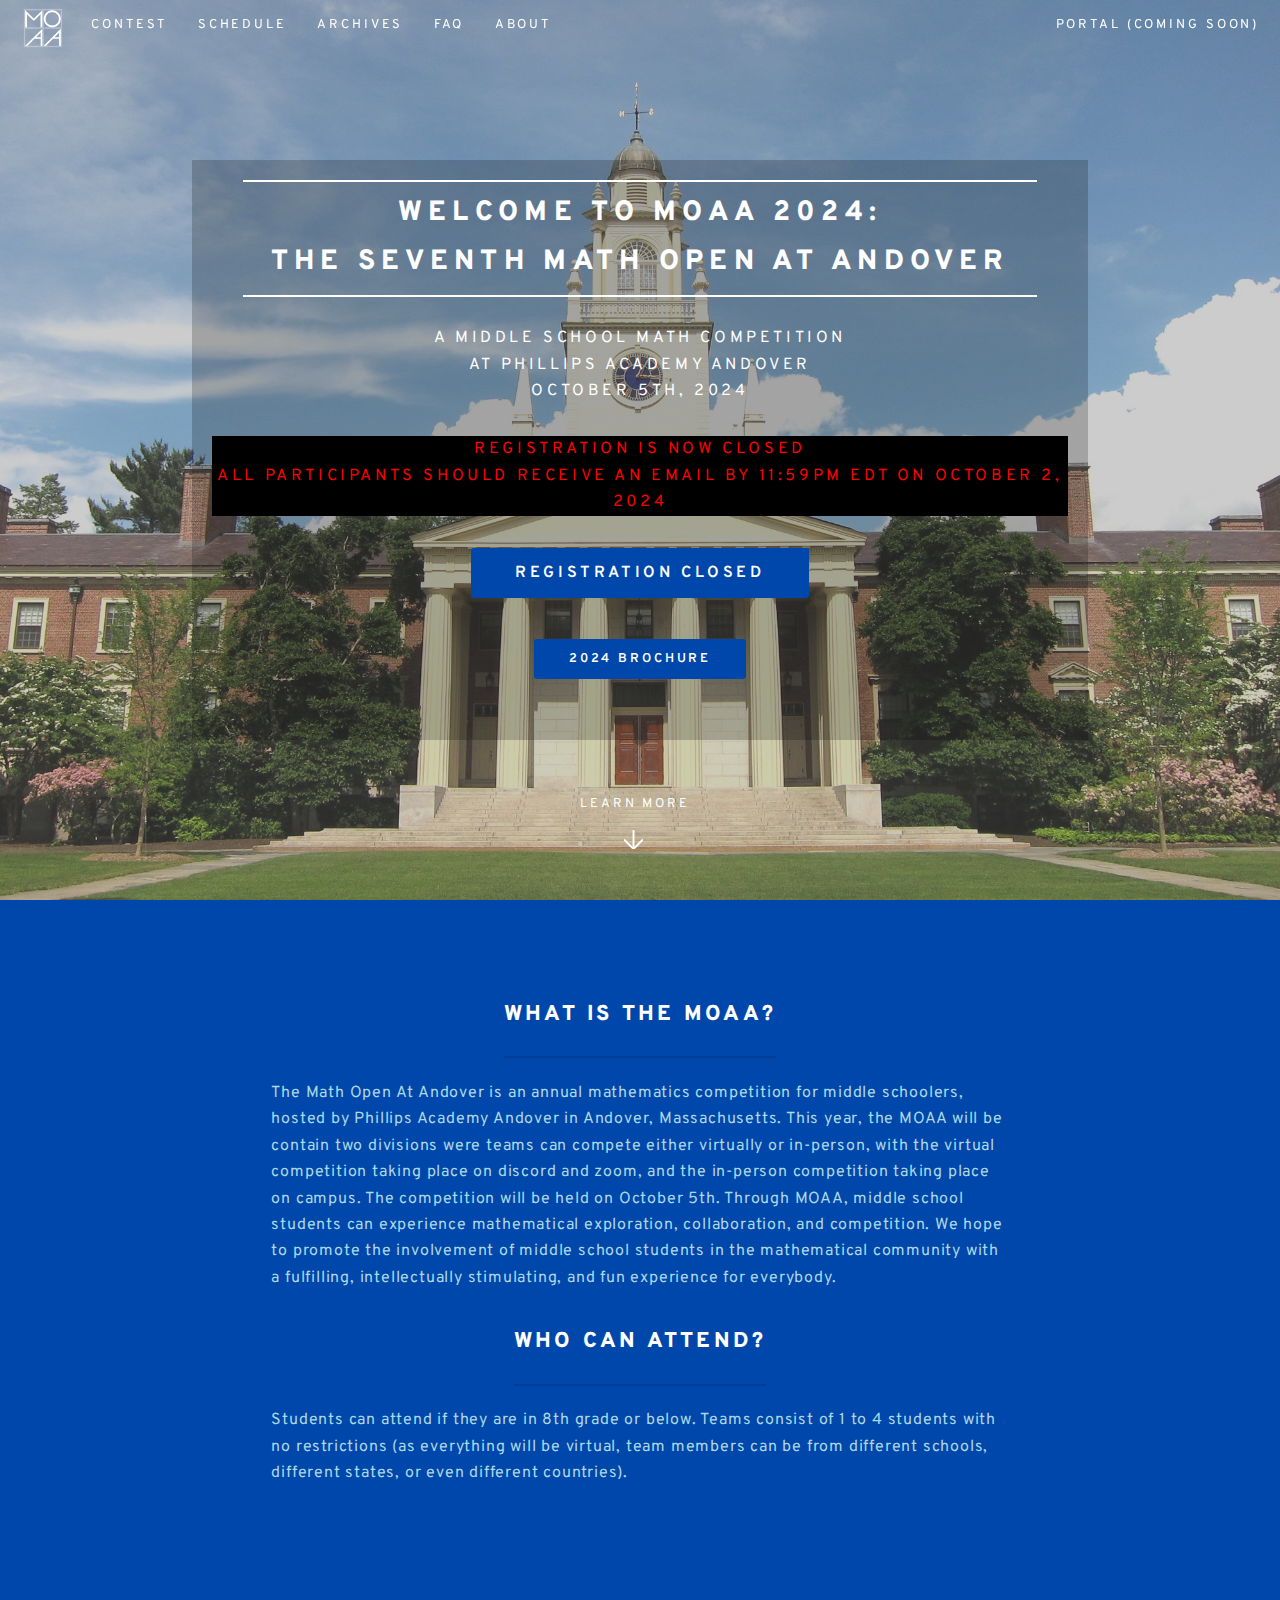
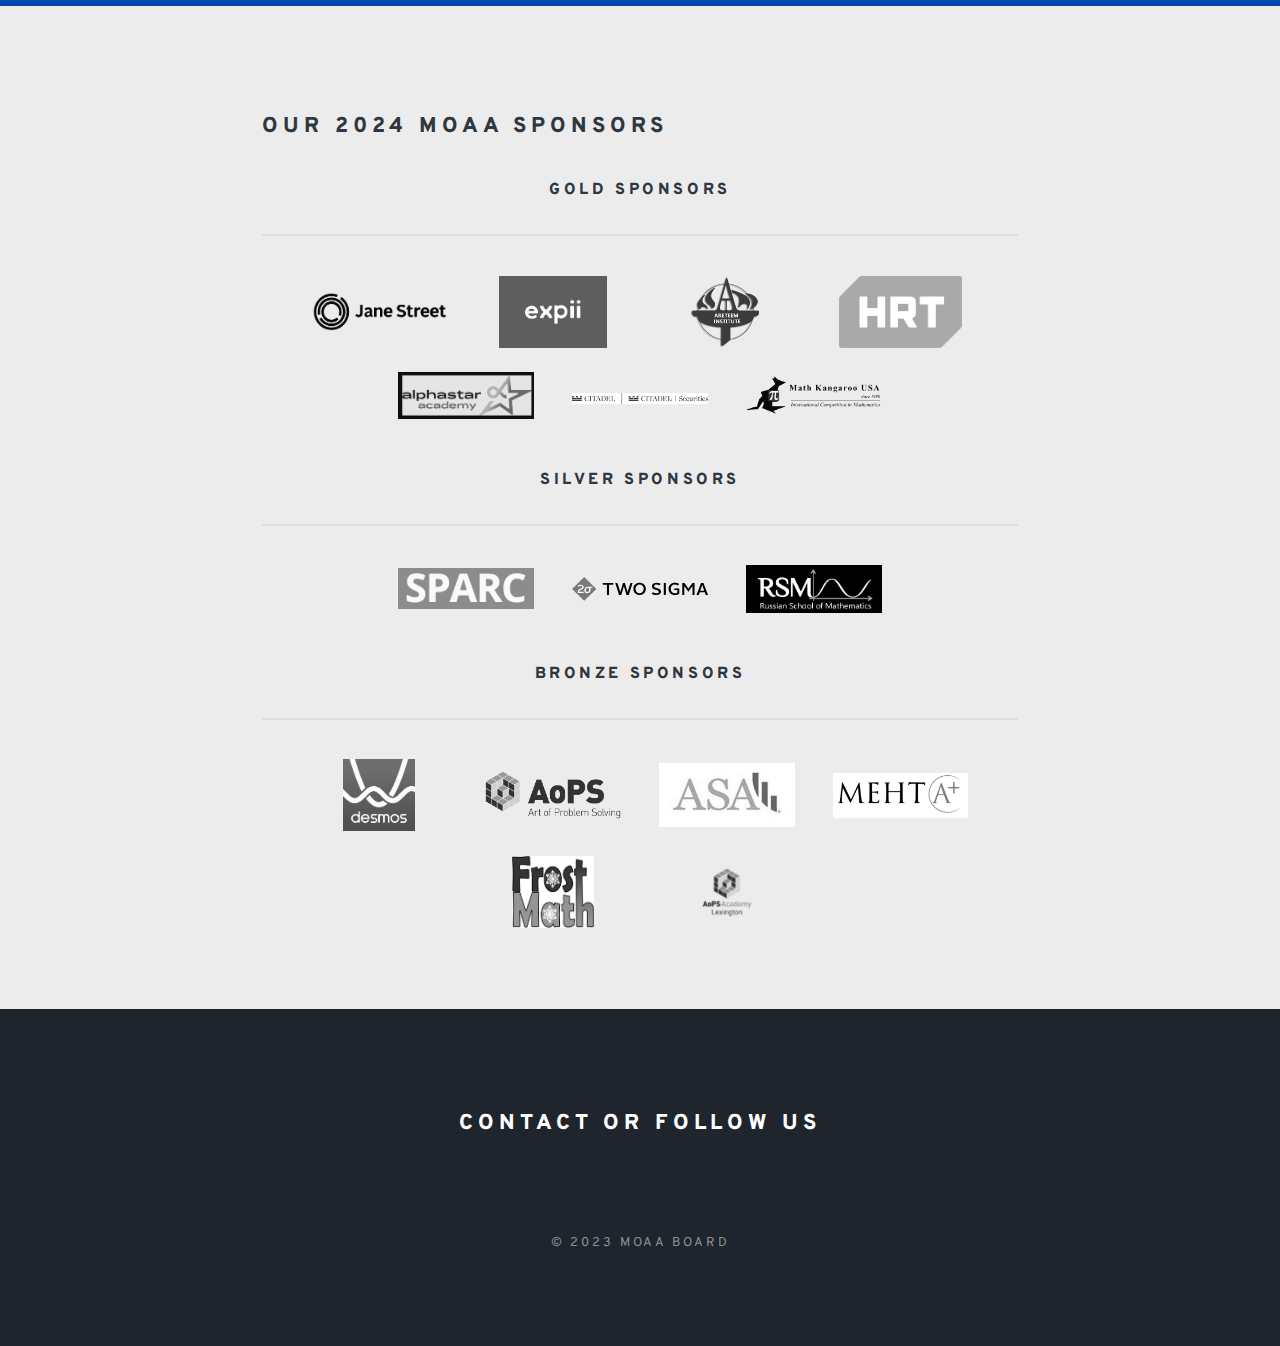
<file: index.html>
<!DOCTYPE html>
<html>
  <head>
    <link
      href="https://fonts.googleapis.com/css2?family=Overpass:wght@600&display=swap"
      rel="stylesheet"
    />
    <link
      href="https://fonts.googleapis.com/css2?family=Oxygen&display=swap"
      rel="stylesheet"
    />

    <title>
MOAA - Home
</title>
    <meta charset="utf-8" />

    <!-- The icon for the website.
  Source: https://pbs.twimg.com/profile_images/139609682/twitter_picture_2_400x400.jpg-->
    <link
      rel="shortcut icon"
      type="image/png"
      href="./static/images/favicon5.png"
    />

    <!-- The style sheet for the website. -->
    <link rel="stylesheet" href="./static/css/main.css" />
    <link rel="stylesheet" href="./static/css/sponsors.css">

    <!-- The Font Awesome Stylesheet -->
    <link
      rel="stylesheet"
      href="https://use.fontawesome.com/releases/v5.8.1/css/all.css"
      integrity="sha384-50oBUHEmvpQ+1lW4y57PTFmhCaXp0ML5d60M1M7uH2+nqUivzIebhndOJK28anvf"
      crossorigin="anonymous"
    />

    <!-- Global site tag (gtag.js) - Google Analytics -->
    <script
      async
      src="https://www.googletagmanager.com/gtag/js?id=UA-120912424-3"
    ></script>
    <script>
      window.dataLayer = window.dataLayer || [];

      function gtag() {
        dataLayer.push(arguments);
      }
      gtag("js", new Date());
      gtag("config", "UA-120912424-3");

      var index = "/";
    </script>

    <!-- JavaScript common to all MOAA pages. -->
    <script src="./static/js/jquery.min.js"></script>
    <script src="./static/js/jquery.scrollex.min.js"></script>
    <script src="./static/js/jquery.scrolly.min.js"></script>
    <script src="./static/js/util.js"></script>
    <script src="./static/js/skel.min.js"></script>
    <script src="./static/js/main.js"></script>

    <!-- Compatibility -->
    <meta
      content="width=device-width, initial-scale=1, maximum-scale=1, user-scalable=no"
      name="viewport"
    />
  </head>

  <body class="landing">
    <div id="page-wrapper">
      <header class="alt" id="header">
        <nav id="nav2">
          <ul>
            <li><a href="" class="more">Portal (Coming Soon)</a></li>
          </ul>
        </nav>
        <h1>
          <a id="short-title" class="more scrolly" href="/"
            >MOAA</a
          >
        </h1>
        <nav id="nav">
          <ul>
            <li>
              <a class="menuToggle" href="#menu"><span></span></a>
              <!-- responsive tag, check main.js-->
              <div id="menu">
                <ul>
                  <li><a class="more" href="/">Home</a></li>
                  <li>
                    <a class="more scrolly" href="/contest"
                      >Contest</a
                    >
                  </li>
                  <li>
                    <a class="more" href="/schedule">Schedule</a>
                  </li>
                  <li>
                    <a class="more" href="/archives">Archives</a>
                  </li>
                  <li><a class="more" href="/faq">FAQ</a></li>
                  <li><a class="more" href="/about">About</a></li>
                  <!-- <li><a class="more" href="">Livestream</a></li> -->
                   
                  <li>
                    <a class="more scrolly" href="#contact-us">Contact Us</a>
                  </li>
                  <li>
                    <a href="" class="more">Portal (Coming Soon)</a>
                  </li>
                </ul>
              </div>
            </li>
            <li><a class="more" href="/contest">Contest</a></li>
            <li><a class="more" href="/schedule">Schedule</a></li>
            <li><a class="more" href="/archives">Archives</a></li>
            <li><a class="more" href="/faq">FAQ</a></li>
            <li><a class="more" href="/about">About</a></li>
            
            <!-- <li><a class="more" href="">Livestream</a></li> -->
          </ul>
        </nav>
      </header>

      
    <section id="banner" title="A beautiful picture of Samuel Phillips Hall, which is (surprisingly) not our math building!">
      <div class="inner" id="headerheader">
        <h2 class="special-font">Welcome to MOAA 2024:<br>The Seventh Math Open At Andover</h2>
        <p>A Middle School Math Competition <br> At Phillips Academy Andover <br> October 5th, 2024 </p>
        <p class="red">Registration is now closed <br> All participants should receive an email by 11:59PM EDT on October 2, 2024</p>
        <ul class="actions">
          <li><a href="" class="button special" target="" id="register-button-2022" >Registration Closed</a></li>
        </ul>
        <ul class="actions">
          <li><a class="button special" href="/static/MOAA Brochure 2024.pdf" target="
            ">2024 Brochure</a></li>
        </ul>
      </div>
      <a class="more scrolly" href="#welcome">Learn More</a>
    </section>

    <section class="wrapper style1 special" id="welcome">
      <div class="inner">
        <header class="major">
          <h2>What is the MOAA?</h2>
          <p>
            The Math Open At Andover is an annual mathematics competition for middle schoolers, hosted by Phillips Academy
            Andover in Andover, Massachusetts. This year, the MOAA will be contain two divisions were teams can compete either virtually or in-person, with the virtual competition 
            taking place on discord and zoom, and the in-person competition taking place on campus. 
            The competition will be held on October 5th. Through MOAA, middle school students
            can experience mathematical exploration, collaboration, and competition. We hope to promote the involvement of
            middle school students in the mathematical community with a fulfilling, intellectually stimulating, and fun experience
            for everybody.
          </p>
          
          <h2>Who can attend?</h2>
          <p>
            Students can attend if they are in 8th grade or below. Teams consist of 1 to 4 students with no
            restrictions (as everything will be virtual, team members can be from different schools, different states,
            or even different countries).
            <!-- Because MOAA 2021 will entirely consist of team competitions, we recommend
            that you pick team members that you know well and can work with. -->
          </p>
          <!-- <p> Registration is closed. We would love to see you at MOAA 2021 next year! </p> -->
        </header>
      </div>
    </section>

    <section class="wrapper alt style5">
      <section class="spotlight">
        <div class="content" id="sponsors">
          <h2 class="align-left">Our 2024 MOAA Sponsors</h2>
            <h4>Gold Sponsors</h2>
            <hr>
            <div class="imagebox">
              <div class="slide"><a href="https://www.janestreet.com/" target="_blank"><img src="./static/images/sponsors/janestreet.png" alt="Jane Street" /></a></div>
              <!-- <div class="slide"><a href="https://www.juniper.net/" target="_blank"><img src="/static/images/sponsors/juniper.svg" alt="Juniper Networks" /></a></div> -->
              <div class="slide"><a href="https://www.expii.com/" target="_blank"><img src="./static/images/sponsors/expii.png" alt="Expii" /></a></div>
              <div class="slide"><a href="https://areteem.org/" target="_blank"><img src="./static/images/sponsors/areteem.png" alt="Areteem Institute"/></a></div>
              <div class="slide"><a href="https://www.hudsonrivertrading.com/" target="_blank"><img src="./static/images/sponsors/hrt.png" alt="HRT"/></a></div>
              <!-- <div class="slide"><a href="https://www.andover.edu/alumni/alumni-connect/abbot-academy/abbot-academy-fund" target="_blank"><img src="/static/images/sponsors/abbot.png" alt="Abbot Academy Fund"/></a></div>
              <div class="slide"><a href="https://www.linstitute.net/" target="_blank"><img src="/static/images/sponsors/lin.png" alt="Linstitute" /></a></div>
              <div class="slide"><a href="https://www.embarkchina.org/" target="_blank"><img src="/static/images/sponsors/embark.png" alt="Embark China" /></a></div> -->
              <!-- <div class="slide"><a href="https://www.momentumlearning.org/" target="_blank"><img src="/static/images/sponsors/momentum.jpg" alt="Momentum Learning"></a></div> -->
              <!-- <div class="slide"><a href="https://brilliant.org/" target="_blank"><img src="/static/images/sponsors/brilliant.png" alt="Brilliant"></a></div> -->
              <!-- <div class="slide"><a href="https://live.poshenloh.com/" target="_blank"><img src="/static/images/sponsors/dailychallenge.png" alt="Daily Challenge"></a></div>
              <div class="slide"><a href="https://www.wolframalpha.com/" target="_blank"><img src="/static/images/sponsors/wolframalpha.png" alt="Wolfram Alpha"></a></div> -->
              <div class="slide"><a href="https://alphastar.academy/" target="_blank"><img src="./static/images/sponsors/alphastar.png" alt="AlphaStar Academy"></a></div>
              <div class="slide"><a href="https://www.citadel.com/" target="_blank"><img src="./static/images/sponsors/citadel.jpg" alt="Citadel"></a></div>
              <!-- <div class="slide"><a href="https://www.ams.org/home/page" target="_blank"><img src="/static/images/sponsors/ams.png" alt="American Mathematical Society"></a></div>
              <div class="slide"><a href="https://www.russianschool.com/" target="_blank"><img src="/static/images/sponsors/russianschoolofmath.png" alt="Russian School of Math"></a></div>
              <div class="slide"><a href="https://mehtaplustutoring.com/" target="_blank"><img src="/static/images/sponsors/mehta+.png" alt=""></a></div> -->
              <div class="slide"><a href="https://mathkangaroo.org/mks/" target="_blank"><img src="./static/images/sponsors/math-kangroo.png" alt="Math Kangaroo"></a></div>
            </div>
            <h4>Silver Sponsors</h4>
            <hr>
            <div class="imagebox">
              <!-- <div class="slide"><a href="https://gather.town/" target="_blank"><img src="/static/images/sponsors/gather.png" alt="Gather" /></a></div> -->
              <!-- <div class="slide"><a href="https://math.andover.edu/" target="_blank"><img src="/static/images/sponsors/andover.png" alt="Andover" /></a></div>
              <div class="slide"><a href="https://www.awesomemath.org/" target="_blank"><img src="/static/images/sponsors/amsp.png" alt="Awesome Math"/></a></div>
              <div class="slide"><a href="https://ti.com/" target="_blank"><img src="/static/images/sponsors/texasinstruments.png" alt="Texas Instruments"/></a></div>
              <div class="slide"><a href="https://sparc-camp.org/" target="_blank"><img src="/static/images/sponsors/sparc.png" alt="Sparc"/></a></div>
              <div class="slide"><a href="https://www.russianschool.com/" target="_blank"><img src="/static/images/sponsors/rsm.png" alt="RSM"/></a></div> -->
              
              <!-- <div class="slide"><a href="https://www.ti.com/" target="_blank"><img src="/static/images/sponsors/texasinstruments.png" alt="Texas Instruments"></a></div> -->
              <!-- <div class="slide"><a href="https://bbmc-math.com/" target="_blank"><img src="/static/images/sponsors/BBMC-math.png" alt="BBMC Math"></a></div> -->
              <div class="slide"><a href="https://www.sparc-camp.com/" target="_blank"><img src="./static/images/sponsors/sparc.png" alt=""></a></div>
              <div class="slide"><a href="https://www.twosigma.com/" target="_blank"><img src="./static/images/sponsors/twosigma.svg" alt="Two Sigma"/></a></div>
              <div class="slide"><a href="https://www.russianschool.com/" target="_blank"><img src="./static/images/sponsors/russianschoolofmath.png" alt="RSM"/></a></div>
              <!-- <div class="slide"><a href="https://www.virtu.com/" target="_blank"><img src="/static/images/sponsors/virtufinancial.png" alt=""></a></div> -->
            </div>
            <h4>Bronze Sponsors</h4>
            <hr>
            <div class="imagebox">
              <div class="slide"><a href="https://desmos.com" target="_blank"><img src="./static/images/sponsors/desmos.jfif" alt="Desmos"/></a></div>
              <div class="slide"><a href="https://artofproblemsolving.com/" target="_blank"><img src="./static/images/sponsors/aops.png" alt="AoPS"/></a></div>
              <div class="slide"><a href="https://www.amstat.org/" target="_blank"><img src="./static/images/sponsors/asa.png" alt="ASA"/></a></div>
              <div class="slide"><a href="https://mehtaplustutoring.com/" target="_blank"><img src="./static/images/sponsors/mehta+.png" alt="Mehta+"></a></div>
              <div class="slide"><a href="https://www.frostmath.com/home.html" target="_blank"><img src="./static/images/sponsors/frostmath.jpg" alt="Frost Math"></a></div>
              <div class="slide"><a href="https://lexington.aopsacademy.org/" target="_blank"><img src="./static/images/sponsors/aopslexington.png" alt="AoPS Lexington"></a></div>
              <!-- <div class="slide"><a href="https://mathworks.com/" target="_blank"><img src="/static/images/sponsors/mathworks.png" alt="Mathworks"/></a></div> -->
              <!-- <div class="slide"><a href="https://www.twosigma.com/" target="_blank"><img src="/static/images/sponsors/twosigma.svg" alt="Two Sigma"/></a></div> -->
              <!-- <div class="slide"><a href="https://www.maplesoft.com/" target="_blank"><img src="/static/images/sponsors/maplesoft_logo.png" alt="MapleSoft"></a></div> -->
            </div>
            <!-- <h4>Other Sponsors</h4>
            <hr>
            <div class="imagebox">
              <div class="slide"><a href="https://desmos.com" target="_blank"><img src="/static/images/sponsors/desmos.jfif" alt="Desmos"/></a></div>
            </div> -->
        </div>
      </section>
    </section>
    <!-- <section class="wrapper alt style5" id="team">
      <section class="spotlight">
        <div class="content">
          <br>
          <h2>Tournament Directors</h2>
          <br>
        </div>
      </section>
      <section class="profile-pics">
        <a class="li-christina-2020 profile-pic">
          <div class="content">
            <div class="foreground">
              <b>Christina Li</b> is currently a Senior at Phillips Academy.
              Besides math, Christina is also the founder and co-head of Girls in STEM and skis on the varsity Nordic team.
            </div>
            <div class="li-christina-2020 background"></div>
          </div>
        </a>
        <a class="zhou-jeremy-2020 profile-pic">
          <div class="content">
            <div class="foreground">
              <b>Jeremy Zhou</b> Jeremy Zhou is currently a senior at Phillips Academy.
              He participates avidly in activities related to math, physics, and linguistics.
              He also edits graphics for the school newspaper.
            </div>
            <div class="zhou-jeremy-2020 background"></div>
          </div>
        </a>
        <a class="yue-william-2020 profile-pic">
          <div class="content">
            <div class="foreground">
              <b>William Yue</b> is currently an Upper at Phillips Academy.
              Besides math, William also enjoys physics, playing squash with Nathan, and writing for the school newspaper.
            </div>
            <div class="yue-william-2020 background"></div>
          </div>
        </a>
        <a class="xiong-nathan-2020 profile-pic">
          <div class="content">
            <div class="foreground">
              <b>Nathan Xiong</b> is currently an Upper at Phillips Academy.
              Besides math, Nathan enjoys economics, playing table tennis, and playing squash with William.
            </div>
            <div class="xiong-nathan-2020 background"></div>
          </div>
        </a>
      </section>
      <section class="spotlight">
        <div class="content">
          <br>
          <h2>Associate Board</h2>
          <br>
        </div>
      </section>
      <section class="profile-pics">
        <a class="bhakta-arnav-2020 profile-pic">
          <div class="content">
            <div class="foreground2">
              <b>Arnav Bhakta</b> is currently an Upper at Phillips Academy and serves as the director of outreach for the MOAA.
              Besides math, he enjoys computer science, biology, and wrestling.
            </div>
            <div class="bhakta-arnav-2020 background"></div>
          </div>
        </a>
        <a class="shi-jeffrey-2020 profile-pic">
          <div class="content">
            <div class="foreground2">
              <b>Jeffrey Shi</b> is currently a Upper at Phillips Academy and serves as the Webmaster for the MOAA.
              Besides math, Jeffrey enjoys physics, playing tennis, and playing piano.
            </div>
            <div class="shi-jeffrey-2020 background"></div>
          </div>
        </a>
        <a class="he-jessica-2020 profile-pic">
          <div class="content">
            <div class="foreground2">
              <b>Jessica He</b> is currently an Upper at Phillips Academy and serves as a director of registration for the MOAA.
              Besides math, she also enjoys physics, squash, and climbing.
            </div>
            <div class="he-jessica-2020 background"></div>
          </div>
        </a>
        <a class="harned-milena-2020 profile-pic">
          <div class="content">
            <div class="foreground2">
              <b>Milena Harned</b> is currently a Lower at Phillips Academy and is a director of registraion for the MOAA.
              Besides math, Milena enjoys drawing, playing piano, and playing guitar.
            </div>
            <div class="harned-milena-2020 background"></div>
          </div>
        </a>
      </section>
    </section> -->

    <!-- <section class="wrapper style4" id="acknowledgements">
      <div class="inner">
        <header>
          <h2>Acknowledgements</h2>
          <p>This competition was made possible by an Abbot Grant from the Abbot Academy Fund, our sponsors — Art of Problem Solving, Russian School of Math, and Expii — faculty members, and many student volunteers.</p>
          <p>If you are interested in giving to and supporting future endeavors by Phillips Academy Andover, please use the "Donate" button to your right.</p>
        </header>
        <ul class="actions vertical">
          <li><a class="button fit special" href="/static/archives/2019/2019-comp-contributors.pdf">Contributors</a></li>
          <li><a class="button fit" data-method="get" href="https://www.andover.edu/giving">Donate</a></li>
        </ul>
      </div>
    </section> -->
    <script src="./static/js/sponsors.js"></script>



      <!-- <section class="wrapper style4" id="acknowledgements">
      <div class="inner">
        <header>
          <h2>Acknowledgements</h2>
          <p>This competition was made possible by an Abbot Grant from the Abbot Academy Fund, our sponsors — Art of Problem Solving, Russian School of Math, and Expii — faculty members, and many student volunteers.</p>
          <p>If you are interested in giving to and supporting future endeavors by Phillips Academy Andover, please peruse the "Donate" button to your right.</p>
        </header>
        <ul class="actions vertical">
          <li> <a class="button fit special" href="/static/archives/2019/2019-comp-contributors.pdf">Contributors</a> </li>
          <li> <a class="button fit" data-method="get" href="https://www.andover.edu/giving">Donate</a> </li>
        </ul>
      </div>
    </section> -->

      <footer id="contact-us">
        <h2>Contact or Follow Us</h2>
        <ul class="icons">
          <li>
            <a
              target="_blank"
              class="icon fas fa-envelope-open-text"
              href="mailto:director@andovermathopen.com"
              title="Email us!"
            ></a>
          </li>
          <li>
            <a
              target="_blank"
              class="icon fab fa-facebook"
              href="https://www.facebook.com/Math-Open-At-Andover-447859368975549/"
              title="Find us on Facebook!"
            ></a>
          </li>
          <li>
            <a
              target="_blank"
              class="icon fab fa-instagram"
              href="https://www.instagram.com/mathandover/"
              title="Find us on Instagram!"
            ></a>
          </li>
          <li>
            <a
              target="_blank"
              class="icon fa fa-cubes"
              href="https://artofproblemsolving.com/community/c5h2248922_sign_up_for_moaa_2020"
              title="Find us on AOPS!"
            ></a>
          </li>
          <li>
            <a
              target="_blank"
              class="icon fab fa-discord"
              href="https://discord.gg/f87E8Jt"
              title="Join us on Discord!"
            ></a>
          </li>
        </ul>
        <ul class="copyright">
          <li>&copy; 2023 MOAA Board</li>
        </ul>
      </footer>
    </div>
  </body>
</html>
</file>
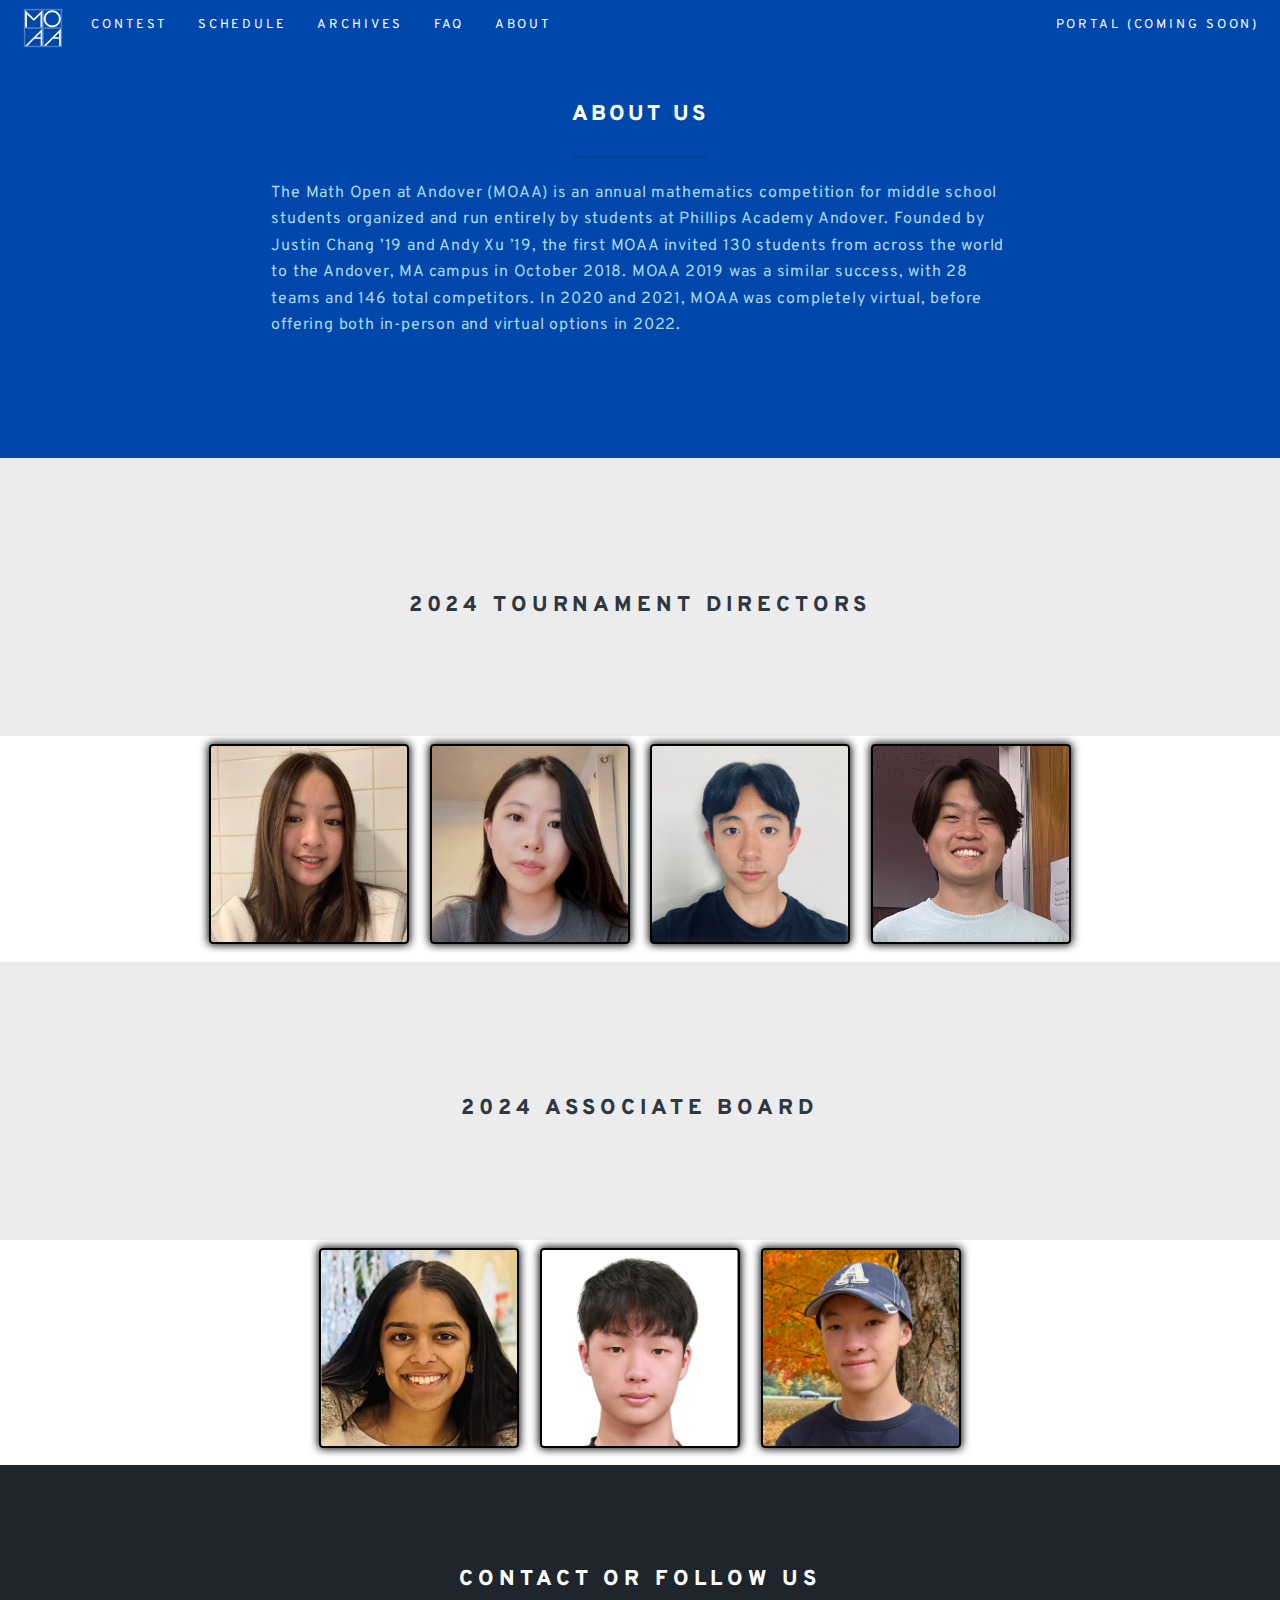
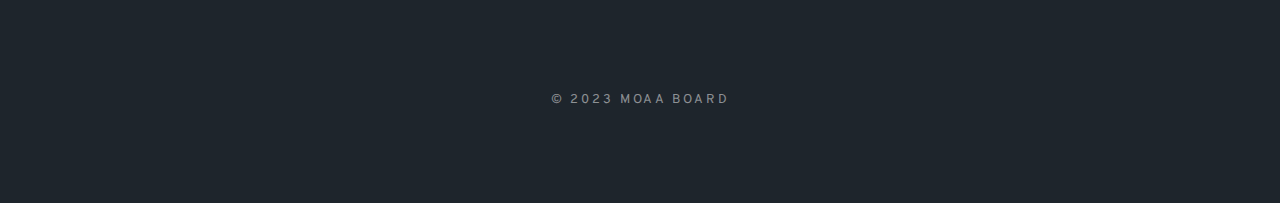
<file: about.html>
<!DOCTYPE html>
<html>
  <head>
    <link
      href="https://fonts.googleapis.com/css2?family=Overpass:wght@600&display=swap"
      rel="stylesheet"
    />
    <link
      href="https://fonts.googleapis.com/css2?family=Oxygen&display=swap"
      rel="stylesheet"
    />

    <title>
MOAA - About
</title>
    <meta charset="utf-8" />

    <!-- The icon for the website.
  Source: https://pbs.twimg.com/profile_images/139609682/twitter_picture_2_400x400.jpg-->
    <link
      rel="shortcut icon"
      type="image/png"
      href="/static/images/favicon5.png"
    />

    <!-- The style sheet for the website. -->
    <link rel="stylesheet" href="/static/css/main.css" />
    <link rel="stylesheet" href="/static/css/navbar.css" />
    

    <!-- The Font Awesome Stylesheet -->
    <link
      rel="stylesheet"
      href="https://use.fontawesome.com/releases/v5.8.1/css/all.css"
      integrity="sha384-50oBUHEmvpQ+1lW4y57PTFmhCaXp0ML5d60M1M7uH2+nqUivzIebhndOJK28anvf"
      crossorigin="anonymous"
    />

    <!-- Global site tag (gtag.js) - Google Analytics -->
    <script
      async
      src="https://www.googletagmanager.com/gtag/js?id=UA-120912424-3"
    ></script>
    <script>
      window.dataLayer = window.dataLayer || [];

      function gtag() {
        dataLayer.push(arguments);
      }
      gtag("js", new Date());
      gtag("config", "UA-120912424-3");

      var index = "/";
    </script>

    <!-- JavaScript common to all MOAA pages. -->
    <script src="/static/js/jquery.min.js"></script>
    <script src="/static/js/jquery.scrollex.min.js"></script>
    <script src="/static/js/jquery.scrolly.min.js"></script>
    <script src="/static/js/util.js"></script>
    <script src="/static/js/skel.min.js"></script>
    <script src="/static/js/main.js"></script>

     

    <!-- Compatibility -->
    <meta
      content="width=device-width, initial-scale=1, maximum-scale=1, user-scalable=no"
      name="viewport"
    />
  </head>

  <body class="landing">
    <div id="page-wrapper">
      <header id="header" class="style3">
        <nav id="nav2">
          <ul>
            <li>
              <a href="" style="display: inline" class="more"
                >Portal (Coming Soon)</a
              >
            </li>
          </ul>
        </nav>
        
        <nav id="nav">
          <ul>
            <li>
              <a class="menuToggle" href="#menu"><span></span></a>
              <div id="menu">
                <ul>
                  <li><a class="more" href="/">Home</a></li>
                  <li>
                    <a class="more scrolly" href="/contest"
                      >Contest</a
                    >
                  </li>
                  <li>
                    <a class="more" href="/schedule">Schedule</a>
                  </li>
                  <li>
                    <a class="more" href="/archives">Archives</a>
                  </li>
                  <li><a class="more" href="/faq">FAQ</a></li>
                  <li><a class="more" href="/about">About</a></li>
                  <!-- <li><a class="more" href="">Livestream</a></li> -->
                   
                  <li>
                    <a class="more scrolly" href="#contact-us">Contact Us</a>
                  </li>
                  <li>
                    <a href="" class="more">Portal (Coming Soon)</a>
                  </li>
                </ul>
              </div>
            </li>
            <li><a class="more" href="/contest">Contest</a></li>
            <li><a class="more" href="/schedule">Schedule</a></li>
            <li><a class="more" href="/archives">Archives</a></li>
            <li><a class="more" href="/faq">FAQ</a></li>
            <li><a class="more" href="/about">About</a></li>
            
            <!-- <li><a class="more" href="">Livestream</a></li> -->
          </ul>
        </nav>
      </header>

      

   <section class="wrapper style1 special" id="welcome">
      <div class="inner">
        <header class="major">
          <h2>About Us</h2>
          <p>
            The Math Open at Andover (MOAA) is an annual mathematics competition for middle school students
            organized and run entirely by students at Phillips Academy Andover. Founded by Justin Chang ’19 and Andy Xu ’19, the first MOAA invited 130 students from across the world to the Andover, MA campus in October 2018. MOAA 2019 was a similar success, with 28 teams and 146 total competitors. 
            In 2020 and 2021, MOAA was completely virtual, before offering both in-person and virtual options in 2022.

          </p>
        </header>
      </div>
    </section>

    

    


    <section class="wrapper alt style5" id="team">
      <section class="spotlight">
        <div class="content">
          <br>
          <h2>2024 Tournament Directors</h2>
          <br>
        </div>
      </section>

      <section class="profile-pics">
        <a class="zhang-valencia-2022 profile-pic">
          <div class="content">
            <div class="foreground2">
              Valencia is currently an Upper at Phillips Academy and serves as a Tournament Director.
              She enjoys swimming, reading books, and playing tennis.
            </div>
            <div class="zhang-valencia-2022 background"></div>
          </div>
        </a>
        <!-- <a class="xu-andy-2023 profile-pic">
          <div class="content">
            <div class="foreground2">
              Andy Xu is currently a Senior at Phillips Academy and serves as a Tournament Director. Besides math, he enjoys running track, teaching math, and physics.
            </div>
            <div class="xu-andy-2023 background"></div>
          </div>
        </a> -->

        <!-- <a class="zhao-angeline-2022 profile-pic">
          <div class="content">
            <div class="foreground2">
              Angeline is an Upper at Phillips Academy and serves as a Tournament Director. 
              Besides math, she loves journalism and playing poker with her friends.
            <div class="zhao-angeline-2022 background"></div>
          </div>
        </a> -->

        <a class="zhao-angeline-2022 profile-pic">
          <div class="content">
            <div class="foreground2">
              Angeline is an Upper at Phillips Academy and serves as a Tournament Director. 
              Besides math, she loves journalism and playing poker with her friends.
            </div>
            <div class="zhao-angeline-2022 background"></div>
          </div>
        </a>

        <a class="liang-nate-2023 profile-pic">
          <div class="content">
            <div class="foreground2">
              Nate is currently an Upper at Phillips Academy and serves as a Tournament Director.
              Other than math, Nate enjoys Chemistry, running, and hanging out with his friends.
            </div>
            <div class="liang-nate-2023 background"></div>
          </div>
        </a>

        <a class="yang-anthony-2023 profile-pic">
          <div class="content">
            <div class="foreground2">
              Anthony is an upper at Phillips academy and serves as a problem organizer. 
              Besides math, he enjoys playing soccer and sleeping.
            </div>
            <div class="yang-anthony-2023 background"></div>
          </div>
        </a>

        <!-- <a class="yang-raina-2022 profile-pic">
          <div class="content">
            <div class="foreground2">
              Raina is currently a Senior at Phillips Academy and serves as a Tournament Director
              for the MOAA. She enjoys theatre, art, and making graphics for the school newspaper. 
            </div>
            <div class="yang-raina-2022 background"></div>
          </div>
        </a> -->

      </section>

      <section class="spotlight">
        <div class="content">
          <br>
          <h2>2024 Associate Board</h2>
          <br>
        </div>
      </section>

      <section class="profile-pics">
        <a class="mittal-anika-2023 profile-pic">
          <div class="content">
            <div class="foreground2">
              Anika is currently an Upper at Phillips Academy and serves as the Director of Outreach. 
              Besides math, she enjoys dance, baking, and coding.
            </div>
            <div class="mittal-anika-2023 background"></div>
          </div>
        </a>
        <a class="kim-harry-2023 profile-pic">
          <div class="content">
            <div class="foreground2">
              Harry is an Upper at Phillips Academy and serves as the problem organizer. 
              Besides math, he enjoys running and playing card games.
            </div>
            <div class="kim-harry-2023 background"></div>
          </div>
        </a>
        
        <a class="xie-david-2023 profile-pic">
          <div class="content">
            <div class="foreground2">
              David is an upper at Phillips Academy and serves as the webmaster. 
              Besides math, he enjoys playing chess and playing sports.
            </div>
            <div class="xie-david-2023 background"></div>
          </div>
        </a>
        <!-- <a class="jin-jenny-2023 profile-pic">
          <div class="content">
            <div class="foreground2">
              Jenny is a senior at Phillips Academy and serves as the Director of Registration. Besides math, she enjoys physics, squash, and watching shows.
            </div>
            <div class="jin-jenny-2023 background"></div>
          </div>
        </a> -->


      </section>
    </section>


      <!-- <section class="wrapper style4" id="acknowledgements">
      <div class="inner">
        <header>
          <h2>Acknowledgements</h2>
          <p>This competition was made possible by an Abbot Grant from the Abbot Academy Fund, our sponsors — Art of Problem Solving, Russian School of Math, and Expii — faculty members, and many student volunteers.</p>
          <p>If you are interested in giving to and supporting future endeavors by Phillips Academy Andover, please peruse the "Donate" button to your right.</p>
        </header>
        <ul class="actions vertical">
          <li> <a class="button fit special" href="/static/archives/2019/2019-comp-contributors.pdf">Contributors</a> </li>
          <li> <a class="button fit" data-method="get" href="https://www.andover.edu/giving">Donate</a> </li>
        </ul>
      </div>
    </section> -->

      <footer id="contact-us">
        <h2>Contact or Follow Us</h2>
        <ul class="icons">
          <li>
            <a
              target="_blank"
              class="icon fas fa-envelope-open-text"
              href="mailto:director@andovermathopen.com"
              title="Email us!"
            ></a>
          </li>
          <li>
            <a
              target="_blank"
              class="icon fab fa-facebook"
              href="https://www.facebook.com/Math-Open-At-Andover-447859368975549/"
              title="Find us on Facebook!"
            ></a>
          </li>
          <li>
            <a
              target="_blank"
              class="icon fab fa-instagram"
              href="https://www.instagram.com/mathandover/"
              title="Find us on Instagram!"
            ></a>
          </li>
          <li>
            <a
              target="_blank"
              class="icon fa fa-cubes"
              href="https://artofproblemsolving.com/community/c5h2248922_sign_up_for_moaa_2020"
              title="Find us on AOPS!"
            ></a>
          </li>
          <li>
            <a
              target="_blank"
              class="icon fab fa-discord"
              href="https://discord.gg/f87E8Jt"
              title="Join us on Discord!"
            ></a>
          </li>
        </ul>
        <ul class="copyright">
          <li>&copy; 2023 MOAA Board</li>
        </ul>
      </footer>
    </div>
  </body>
</html>
</file>
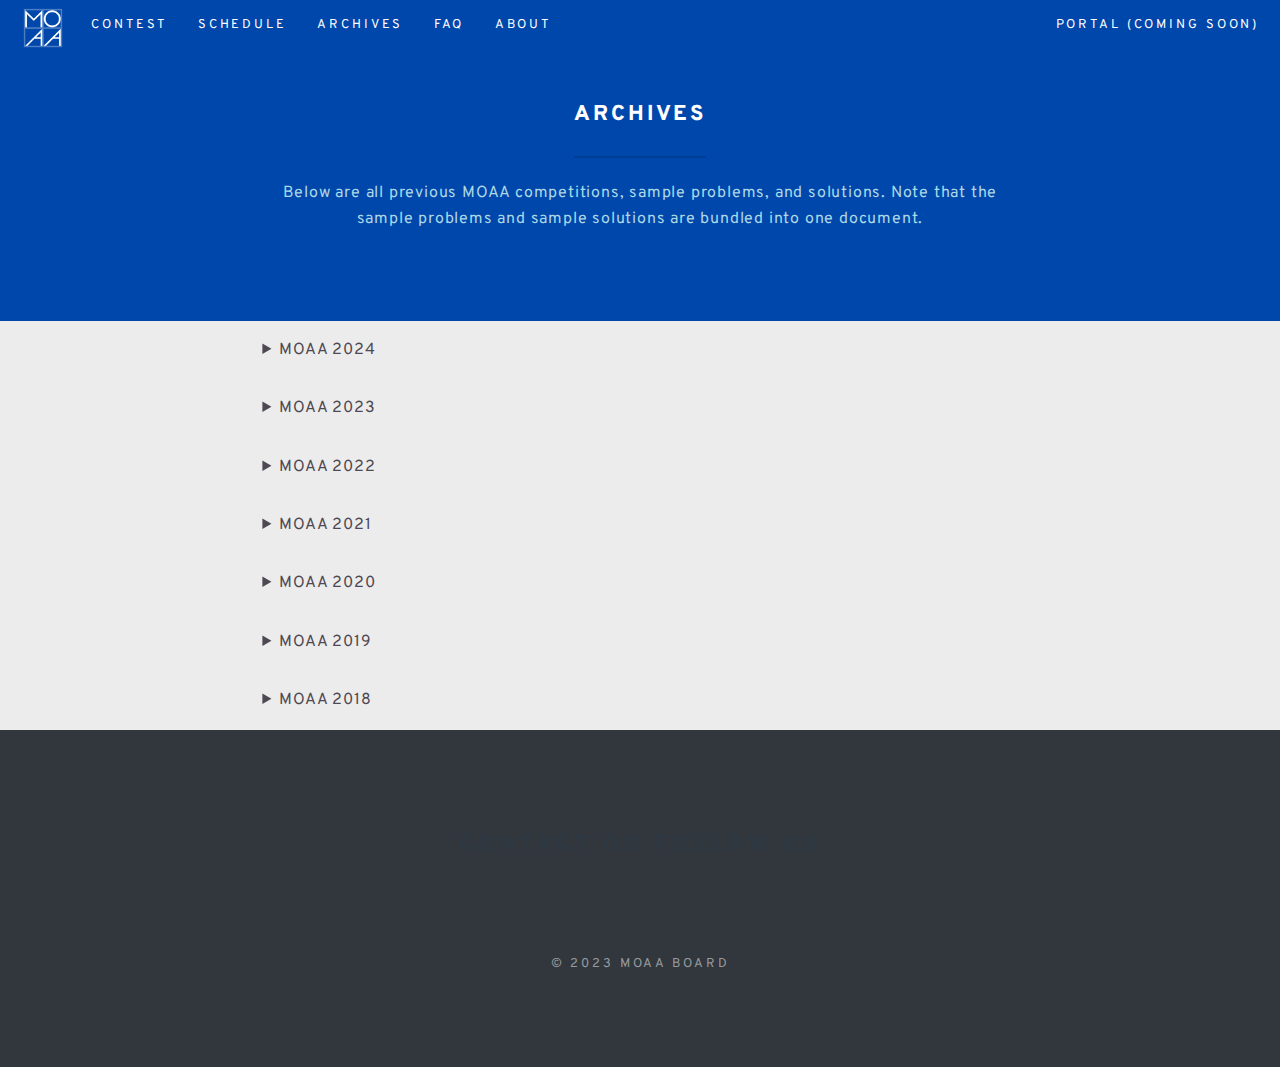
<file: archives.html>
<!DOCTYPE html>
<html>
  <head>
    <link
      href="https://fonts.googleapis.com/css2?family=Overpass:wght@600&display=swap"
      rel="stylesheet"
    />
    <link
      href="https://fonts.googleapis.com/css2?family=Oxygen&display=swap"
      rel="stylesheet"
    />

    <title>
MOAA - Archives
</title>
    <meta charset="utf-8" />

    <!-- The icon for the website
  Source: https://pbs.twimg.com/profile_images/139609682/twitter_picture_2_400x400.jpg-->
    <link
      rel="shortcut icon"
      type="image/png"
      href="/static/images/favicon5.png"
    />

    <!-- The style sheet for the website. -->
    <link rel="stylesheet" href="/static/css/main.css" />
    <link rel="stylesheet" href="/static/css/navbar.css" />
    

    <!-- The Font Awesome Stylesheet -->
    <link
      rel="stylesheet"
      href="https://use.fontawesome.com/releases/v5.8.1/css/all.css"
      integrity="sha384-50oBUHEmvpQ+1lW4y57PTFmhCaXp0ML5d60M1M7uH2+nqUivzIebhndOJK28anvf"
      crossorigin="anonymous"
    />

    <!-- Global site tag (gtag.js) - Google Analytics -->
    <script
      async
      src="https://www.googletagmanager.com/gtag/js?id=UA-120912424-3"
    ></script>
    <script>
      window.dataLayer = window.dataLayer || [];

      function gtag() {
        dataLayer.push(arguments);
      }
      gtag("js", new Date());
      gtag("config", "UA-120912424-3");

      var index = "/";
    </script>

    <!-- JavaScript common to all MOAA pages. -->
    <script src="/static/js/jquery.min.js"></script>
    <script src="/static/js/jquery.scrollex.min.js"></script>
    <script src="/static/js/jquery.scrolly.min.js"></script>
    <script src="/static/js/util.js"></script>
    <script src="/static/js/skel.min.js"></script>
    <script src="/static/js/main.js"></script>

     

    <!-- Compatibility -->
    <meta
      content="width=device-width, initial-scale=1, maximum-scale=1, user-scalable=no"
      name="viewport"
    />
  </head>

  <body class="landing">
    <div id="page-wrapper">
      <header id="header" class="style3">
        <nav id="nav2">
          <ul>
            <li>
              <a href="" style="display: inline" class="more"
                >Portal (Coming Soon)</a
              >
            </li>
          </ul>
        </nav>
        
        <nav id="nav">
          <ul>
            <li>
              <a class="menuToggle" href="#menu"><span></span></a>
              <div id="menu">
                <ul>
                  <li><a class="more" href="/">Home</a></li>
                  <li>
                    <a class="more scrolly" href="/contest"
                      >Contest</a
                    >
                  </li>
                  <li>
                    <a class="more" href="/schedule">Schedule</a>
                  </li>
                  <li>
                    <a class="more" href="/archives">Archives</a>
                  </li>
                  <li><a class="more" href="/faq">FAQ</a></li>
                  <li><a class="more" href="/about">About</a></li>
                  <!-- <li><a class="more" href="">Livestream</a></li> -->
                   
                  <li>
                    <a class="more scrolly" href="#contact-us">Contact Us</a>
                  </li>
                  <li>
                    <a href="" class="more">Portal (Coming Soon)</a>
                  </li>
                </ul>
              </div>
            </li>
            <li><a class="more" href="/contest">Contest</a></li>
            <li><a class="more" href="/schedule">Schedule</a></li>
            <li><a class="more" href="/archives">Archives</a></li>
            <li><a class="more" href="/faq">FAQ</a></li>
            <li><a class="more" href="/about">About</a></li>
            
            <!-- <li><a class="more" href="">Livestream</a></li> -->
          </ul>
        </nav>
      </header>

      

   <section class="wrapper style1 special" style="padding-bottom: 2em;" id="welcome">
      <div class="inner">
        <header class="major">
          <h2>Archives</h2>
          <p class="align-center">
            Below are all previous MOAA competitions, sample problems, and solutions.
            Note that the sample problems and sample solutions are bundled into one document.
          </p>
        </header>
      </div>
    </section>
    
    </section>

  <section class="wrapper alt style5">
    <section class="spotlight has-dropdown">
      <details class="content">
        <summary class="align-left"><p>MOAA 2024</p></summary>
        <div>
          <p>
            MOAA 2024 was held both in-person and virtually and consisted of four rounds: Speed Round, Accuracy Round, Team Round, and Gunga Bowl. Every problem on each round was solvable and computationally feasible with middle school mathematical techniques; no
            calculators or
            computational aids were necessary for any problem.
          </p>
          <ul>
            <li><a href="https://docs.google.com/spreadsheets/d/1dyqCU-fBqUfQ09sKctaPFDt3G1dVGC1t0YuicZYNuW4/edit?usp=sharing" target="_blank"><b>Results</b></a></li>
            <!-- <li><a href="/static/archives/2023/MOAA 2023 Statistics (1).pdf" target="_blank"><b>Statistics</b></a></li> -->
          </ul>
          <h4>Speed Round</h4>
          <ul>
            <!-- <li><a href="/static/archives/2023/MOAA2023_SpeedUnblocked.pdf" target="_blank"><b>Problems</b></a></li> -->
            <li><a href="/static/archives/2024/SpeedSolution.pdf" target="_blank"><b>Problems and Solutions</b></a></li>
          </ul>
          <h4>Accuracy Round</h4>
          <ul>
            <!-- <li><a href="/static/archives/2023/MOAA2023_AccuracyUnblocked.pdf" target="_blank"><b>Problems</b></a></li> -->
            <li><a href="/static/archives/2024/AccuracySolution.pdf" target="_blank"><b>Problems and Solutions</b></a></li>
          </ul>
          <h4>Team Round</h4>
          <ul>
            <!-- <li><a href="/static/archives/2023/MOAA2023_TeamUnblocked.pdf" target="_blank"><b>Problems</b></a></li> -->
            <li><a href="/static/archives/2024/TeamSolution.pdf" target="_blank"><b>Problems and Solutions</b></a></li>
          </ul>
          <h4>Gunga Bowl</h4>
          <ul>
            <!-- <li><a href="/static/archives/2023/MOAA2023_GungaUnblocked.pdf" target="_blank"><b>Problems</b></a></li> -->
            <li><a href="/static/archives/2024/GungaSolution.pdf" target="_blank"><b>Problems and Solutions</b></a></li>
          </ul>
          <ul class="actions vertical">
            <li class="brochure"><a class="button fit" href="/static/MOAA Brochure 2024.pdf" target="_blank">
                Click here to see the 2024 MOAA brochure!
              </a></li>
          </ul>
        </div>
      </details>
  <section class="wrapper alt style5">
    <section class="spotlight has-dropdown">
      <details class="content">
        <summary class="align-left"><p>MOAA 2023</p></summary>
        <div>
          <p>
            MOAA 2023 was held both in-person and virtually and consisted of four rounds: Speed Round, Accuracy Round, Team Round, and Gunga Bowl. Every problem on each round was solvable and computationally feasible with middle school mathematical techniques; no
            calculators or
            computational aids were necessary for any problem.
          </p>
          <ul>
            <li><a href="https://docs.google.com/spreadsheets/d/1kcLEp5-3MeiLKuS3-JkI2CySAmj7LH1fzfM-DYFzn8k/edit?usp=sharing" target="_blank"><b>Results</b></a></li>
            <li><a href="/static/archives/2023/MOAA 2023 Statistics (1).pdf" target="_blank"><b>Statistics</b></a></li>
          </ul>
          <h4>Speed Round</h4>
          <ul>
            <li><a href="/static/archives/2023/MOAA2023_SpeedUnblocked.pdf" target="_blank"><b>Problems</b></a></li>
            <li><a href="/static/archives/2023/MOAA2023_SpeedSols.pdf" target="_blank"><b>Solutions</b></a></li>
          </ul>
          <h4>Accuracy Round</h4>
          <ul>
            <li><a href="/static/archives/2023/MOAA2023_AccuracyUnblocked.pdf" target="_blank"><b>Problems</b></a></li>
            <li><a href="/static/archives/2023/MOAA2023_AccuracySols.pdf" target="_blank"><b>Solutions</b></a></li>
          </ul>
          <h4>Team Round</h4>
          <ul>
            <li><a href="/static/archives/2023/MOAA2023_TeamUnblocked.pdf" target="_blank"><b>Problems</b></a></li>
            <li><a href="/static/archives/2023/MOAA2023_TeamSols.pdf" target="_blank"><b>Solutions</b></a></li>
          </ul>
          <h4>Gunga Bowl</h4>
          <ul>
            <li><a href="/static/archives/2023/MOAA2023_GungaUnblocked.pdf" target="_blank"><b>Problems</b></a></li>
            <li><a href="/static/archives/2023/MOAA2023_GungaSols.pdf" target="_blank"><b>Solutions</b></a></li>
          </ul>
          <ul class="actions vertical">
            <li class="brochure"><a class="button fit" href="/static/MOAA Brochure 2023 (1).pdf" target="_blank">
                Click here to see the 2023 MOAA brochure!
              </a></li>
          </ul>
        </div>
      </details>
      <details class="content">
        <summary class="align-left"><p>MOAA 2022</p></summary>
        <div>
          <p>
            MOAA 2022 was held both in-person and virtually and consisted of four rounds: Speed Round, Accuracy Round, Team Round, and Gunga Bowl. Every problem on each round was solvable and computationally feasible with middle school mathematical techniques; no
            calculators or
            computational aids were necessary for any problem.
          </p>
          <ul>
            <li><a href="/static/archives/2022/MOAA2022ExtendedResults.tsv" target="_blank"><b>Results</b></a></li>
            <li><a href="/static/archives/2022/Math Open at Andover 2022 Statistics.pdf" target="_blank"><b>Statistics</b></a></li>
          </ul>
          <h4>Speed Round</h4>
          <ul>
            <li><a href="/static/archives/2022/problems/MOAA_2022___Speed_Round (1).pdf" target="_blank"><b>Problems</b></a></li>
            <li><a href="/static/archives/2022/solutions/MOAA2022-2.pdf" target="_blank"><b>Solutions</b></a></li>
          </ul>
          <h4>Accuracy Round</h4>
          <ul>
            <li><a href="/static/archives/2022/problems/MOAA_2022___Accuracy_Round (1).pdf" target="_blank"><b>Problems</b></a></li>
            <li><a href="/static/archives/2022/solutions/MOAA2022-3.pdf" target="_blank"><b>Solutions</b></a></li>
          </ul>
          <h4>Team Round</h4>
          <ul>
            <li><a href="/static/archives/2022/problems/MOAA_2022___Team_Round (1).pdf" target="_blank"><b>Problems</b></a></li>
            <li><a href="/static/archives/2022/solutions/MOAA2022.pdf" target="_blank"><b>Solutions</b></a></li>
          </ul>
          <h4>Gunga Bowl</h4>
          <ul>
            <li><a href="/static/archives/2022/problems/MOAA_2022___Gunga_Bowl.pdf" target="_blank"><b>Problems</b></a></li>
            <li><a href="/static/archives/2022/solutions/MOAA2022-7.pdf" target="_blank"><b>Solutions</b></a></li>
          </ul>
          <ul class="actions vertical">
            <li class="brochure"><a class="button fit" href="/static/MOAA Brochure 2022.pdf" target="_blank">
                Click here to see the 2022 MOAA brochure!
              </a></li>
          </ul>
        </div>
      </details>
      <details class="content">
        <summary class="align-left"><p>MOAA 2021</p></summary>
        <div>
          <p>
            MOAA 2021 was held virtually and consisted of four rounds: Speed Round, Accuracy Round, Team Round, and Gunga Bowl. Every problem on each round was solvable and computationally feasible with middle school mathematical techniques; no
            calculators or
            computational aids were necessary for any problem.
          </p>
          <ul>
            <li><a href="/static/archives/2021/2021-comp-result.txt" target="_blank"><b>Results</b></a></li>
            <li><a href="/static/archives/2021/2021-comp-statistics.pdf" target="_blank"><b>Statistics</b></a></li>
          </ul>
          <h4>Speed Round</h4>
          <ul>
            <li><a href="/static/archives/2021/problems/2021-problems-speed-round.pdf" target="_blank"><b>Problems</b></a></li>
            <li><a href="/static/archives/2021/solutions/2021-solutions-speed-round.pdf" target="_blank"><b>Solutions</b></a></li>
          </ul>
          <h4>Accuracy Round</h4>
          <ul>
            <li><a href="/static/archives/2021/problems/2021-problems-accuracy-round.pdf" target="_blank"><b>Problems</b></a></li>
            <li><a href="/static/archives/2021/solutions/2021-solutions-accuracy-round.pdf" target="_blank"><b>Solutions</b></a></li>
          </ul>
          <h4>Team Round</h4>
          <ul>
            <li><a href="/static/archives/2021/problems/2021-problems-team-round.pdf" target="_blank"><b>Problems</b></a></li>
            <li><a href="/static/archives/2021/solutions/2021-solutions-team-round.pdf" target="_blank"><b>Solutions</b></a></li>
          </ul>
          <h4>Gunga Bowl</h4>
          <ul>
            <li><a href="/static/archives/2021/problems/2021-problems-gunga-bowl.pdf" target="_blank"><b>Problems</b></a></li>
            <li><a href="/static/archives/2021/solutions/2021-solutions-gunga-bowl.pdf" target="_blank"><b>Solutions</b></a></li>
          </ul>
          <ul class="actions vertical">
            <li class="brochure"><a class="button fit" href="/static/archives/2021/2021-Brochure.pdf" target="_blank">
                Click here to see the 2021 MOAA brochure!
              </a></li>
          </ul>
        </div>
      </details>

      <details class="content">
        <summary class="align-left"><p>MOAA 2020</p></summary>
        <div>
          <p>
            MOAA 2020 was held virtually and consisted of three rounds: General Round, Theme Round, and Gunga Bowl. Every problem on each round was solvable and computationally feasible with middle school mathematical techniques; no
            calculators or
            computational aids were necessary for any problem.
          </p>
          <ul>
            <li><a href="/static/archives/2020/2020-comp-result.html" target="_blank"><b>Results</b></a></li>
          </ul>
          <h4>General Round</h4>
          <ul>
            <li><a href="/static/archives/2020/problems/2020-problems-general-round.pdf" target="_blank"><b>Problems</b></a></li>
            <li><a href="/static/archives/2020/solutions/2020-solutions-general-round.pdf" target="_blank"><b>Solutions</b></a></li>
          </ul>
          <h4>Theme Round</h4>
          <ul>
            <li><a href="/static/archives/2020/problems/2020-problems-theme-round.pdf" target="_blank"><b>Problems</b></a></li>
            <li><a href="/static/archives/2020/solutions/2020-solutions-theme-round.pdf" target="_blank"><b>Solutions</b></a></li>
          </ul>
          <h4>Gunga Bowl</h4>
          <ul>
            <li><a href="/static/archives/2020/problems/2020-problems-gunga-bowl.pdf" target="_blank"><b>Problems</b></a></li>
            <li><a href="/static/archives/2020/solutions/2020-solutions-gunga-bowl.pdf" target="_blank"><b>Solutions</b></a></li>
          </ul>
          <ul class="actions vertical">
            <li class="brochure"><a class="button fit" href="/static/archives/2020/2020-Brochure.pdf" target="_blank">
                Click here to see the 2020 MOAA brochure!
              </a></li>
          </ul>
        </div>
      </details>

      <details class="content">
        <summary class="align-left"><p>MOAA 2019</p></summary>
        <div>
          <p>
            MOAA 2019 consisted of four rounds: the Speed Round, the Accuracy Round, the Team Round, and the Gunga Bowl. Every problem on each round was solvable and computationally feasible with middle school mathematical techniques; no
            calculators or
            computational aids were necessary for any problem.
          </p>
          <ul>
            <li><a href="/static/archives/2019/2019-comp-results.pdf" target="_blank"><b>Results</b></a></li>
            <li><a href="/static/archives/2019/2019-comp-statistics.pdf" target="_blank"><b>Statistics</b></a></li>
            <li><a href="/static/archives/2019/2019-comp-sample.pdf" target="_blank"><b>Sample Problems and Solutions</b></a></li>
          </ul>
          <h4>Speed Round</h4>
          <ul>
            <li><a href="/static/archives/2019/problems/2019-problems-speed-round.pdf" target="_blank"><b>Problems</b></a></li>
            <li><a href="/static/archives/2019/solutions/2019-solutions-speed-round.pdf" target="_blank"><b>Solutions</b></a></li>
          </ul>
          <h4>Accuracy Round</h4>
          <ul>
            <li><a href="/static/archives/2019/problems/2019-problems-accuracy-round.pdf" target="_blank"><b>Problems</b></a></li>
            <li><a href="/static/archives/2019/solutions/2019-solutions-accuracy-round.pdf" target="_blank"><b>Solutions</b></a></li>
          </ul>
          <h4>Team Round</h4>
          <ul>
            <li><a href="/static/archives/2019/problems/2019-problems-team-round.pdf" target="_blank"><b>Problems</b></a></li>
            <li><a href="/static/archives/2019/solutions/2019-solutions-team-round.pdf" target="_blank"><b>Solutions</b></a></li>
          </ul>
          <h4>Gunga Bowl</h4>
          <ul>
            <li><a href="/static/archives/2019/problems/2019-problems-guts-round.pdf" target="_blank"><b>Problems</b></a></li>
            <li><a href="/static/archives/2019/solutions/2019-solutions-guts-round.pdf" target="_blank"><b>Solutions</b></a></li>
          </ul>
          <ul class="actions vertical">
            <li class="brochure"><a class="button fit" href="/static/archives/2019/2019-comp-brochure.pdf" target="_blank">
                Click here to see the 2019 MOAA brochure!
              </a></li>
          </ul>
        </div>
      </details>

      <details class="content">
        <summary class="align-left"><p>MOAA 2018</p></summary>
        <div>
          <p>
            MOAA 2018 consisted of three rounds: the Individual Round, the Team Round, and the Gunga Bowl.
            Every problem on each round was solvable and computationally feasible with middle school mathematical techniques;
            no calculators or
            computational aids are necessary for any problem.
            We were pleased by the strong performances of individuals and teams at the first MOAA!
          </p>
          <ul>
            <li><a href="/static/archives/2018/2018-comp-results.pdf" target="_blank"><b>Results</b></a></li>
            <li><a href="/static/archives/2018/2018-comp-statistics.pdf" target="_blank"><b>Statistics</b></a></li>
            <li><a href="/static/archives/2018/2018-comp-sample.pdf" target="_blank"><b>Sample Problems and Solutions</b></a></li>
          </ul>
          <h4>Individual Round</h4>
          <ul>
            <li><a href="/static/archives/2018/problems/2018-problems-individual-round.pdf" target="_blank"><b>Problems</b></a></li>
            <li><a href="/static/archives/2018/solutions/2018-solutions-individual-round.pdf" target="_blank"><b>Solutions</b></a></li>
          </ul>
          <h4>Team Round</h4>
          <ul>
            <li><a href="/static/archives/2018/problems/2018-problems-team-round.pdf" target="_blank"><b>Problems</b></a></li>
            <li><a href="/static/archives/2018/solutions/2018-solutions-team-round.pdf" target="_blank"><b>Solutions</b></a></li>
          </ul>
          <h4>Gunga Bowl</h4>
          <ul>
            <li><a href="/static/archives/2018/problems/2018-problems-gunga-bowl.pdf" target="_blank"><b>Problems</b></a></li>
            <li><a href="/static/archives/2018/solutions/2018-solutions-gunga-bowl.pdf" target="_blank"><b>Solutions</b></a></li>
          </ul>
          <ul class="actions vertical">
            <li class="brochure"><a class="button fit" href="/static/archives/2018/2018-comp-brochure.pdf" target="_blank">
                Click here to see the 2018 MOAA brochure!
              </a></li>
          </ul>
        </div>
      </details>
    </section>
  </section>




      <!-- <section class="wrapper style4" id="acknowledgements">
      <div class="inner">
        <header>
          <h2>Acknowledgements</h2>
          <p>This competition was made possible by an Abbot Grant from the Abbot Academy Fund, our sponsors — Art of Problem Solving, Russian School of Math, and Expii — faculty members, and many student volunteers.</p>
          <p>If you are interested in giving to and supporting future endeavors by Phillips Academy Andover, please peruse the "Donate" button to your right.</p>
        </header>
        <ul class="actions vertical">
          <li> <a class="button fit special" href="/static/archives/2019/2019-comp-contributors.pdf">Contributors</a> </li>
          <li> <a class="button fit" data-method="get" href="https://www.andover.edu/giving">Donate</a> </li>
        </ul>
      </div>
    </section> -->

      <footer id="contact-us">
        <h2>Contact or Follow Us</h2>
        <ul class="icons">
          <li>
            <a
              target="_blank"
              class="icon fas fa-envelope-open-text"
              href="mailto:director@andovermathopen.com"
              title="Email us!"
            ></a>
          </li>
          <li>
            <a
              target="_blank"
              class="icon fab fa-facebook"
              href="https://www.facebook.com/Math-Open-At-Andover-447859368975549/"
              title="Find us on Facebook!"
            ></a>
          </li>
          <li>
            <a
              target="_blank"
              class="icon fab fa-instagram"
              href="https://www.instagram.com/mathandover/"
              title="Find us on Instagram!"
            ></a>
          </li>
          <li>
            <a
              target="_blank"
              class="icon fa fa-cubes"
              href="https://artofproblemsolving.com/community/c5h2248922_sign_up_for_moaa_2020"
              title="Find us on AOPS!"
            ></a>
          </li>
          <li>
            <a
              target="_blank"
              class="icon fab fa-discord"
              href="https://discord.gg/f87E8Jt"
              title="Join us on Discord!"
            ></a>
          </li>
        </ul>
        <ul class="copyright">
          <li>&copy; 2023 MOAA Board</li>
        </ul>
      </footer>
    </div>
  </body>
</html>
</file>
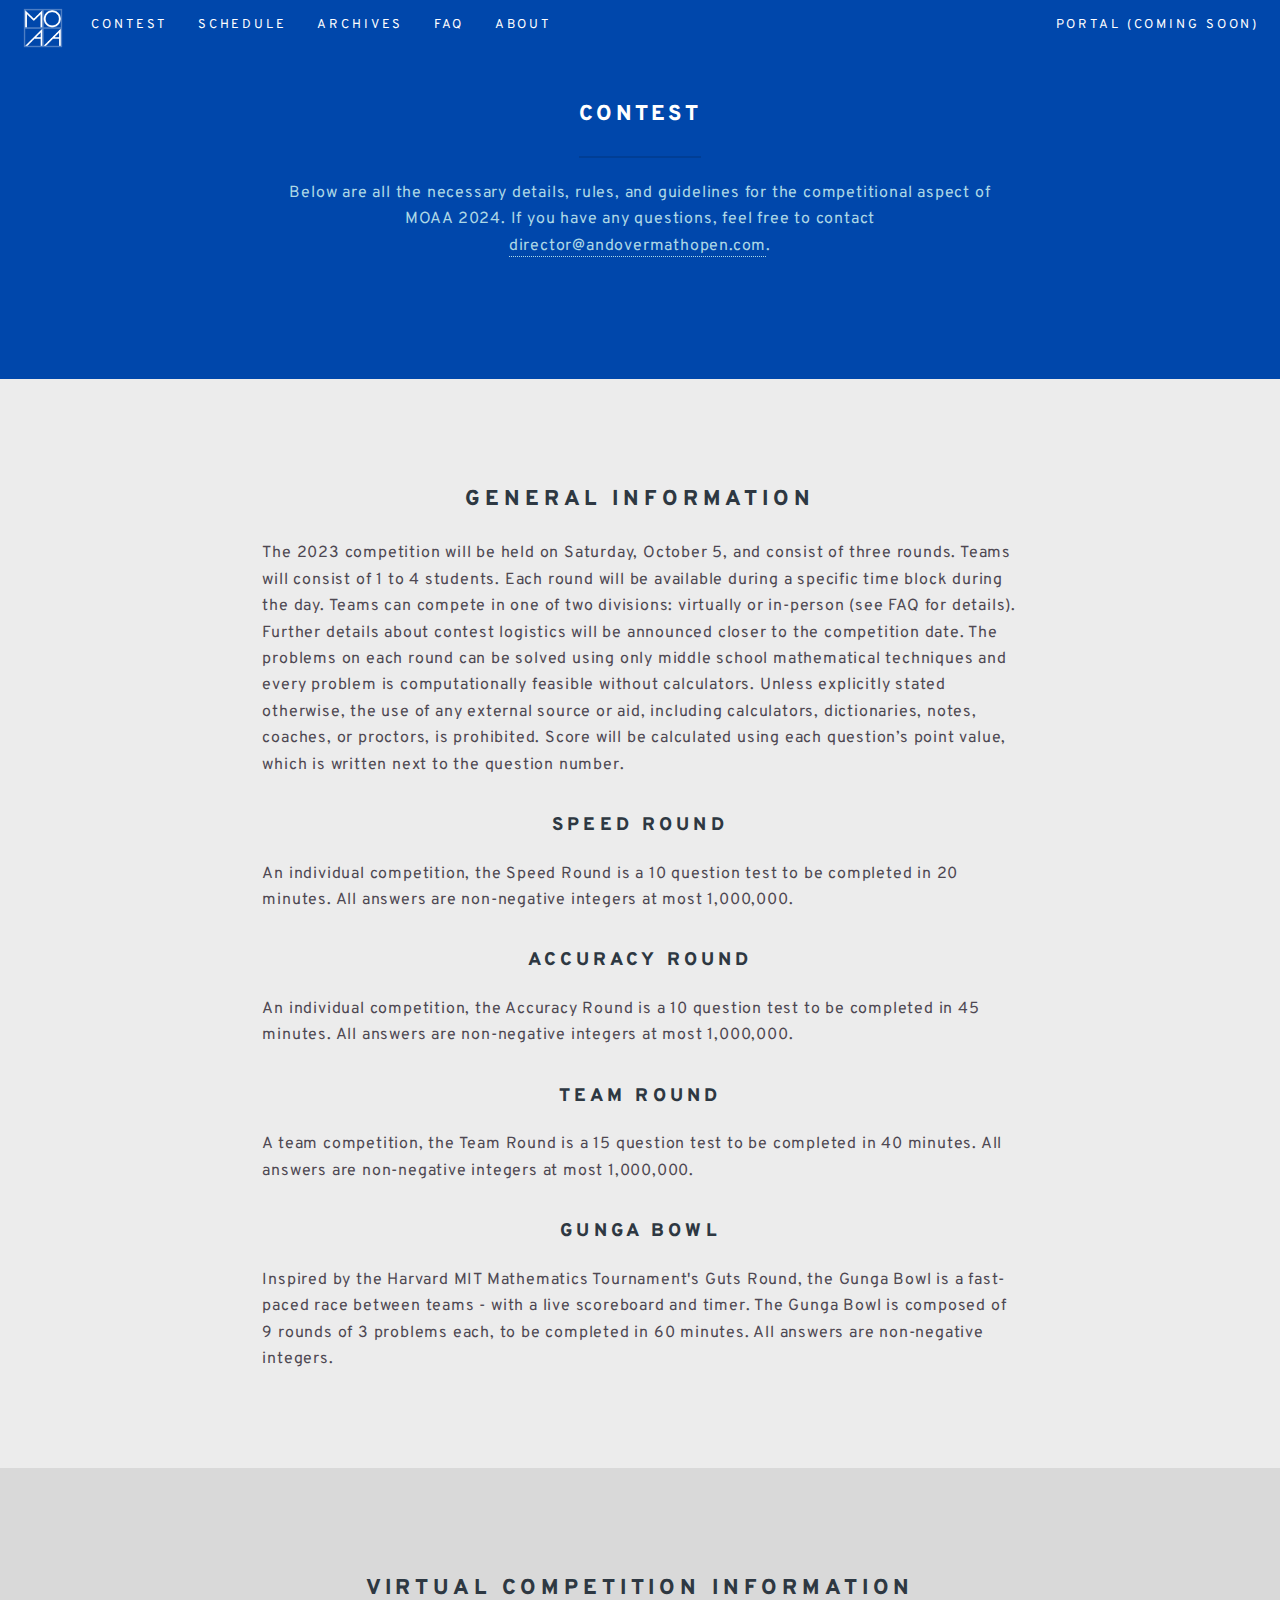
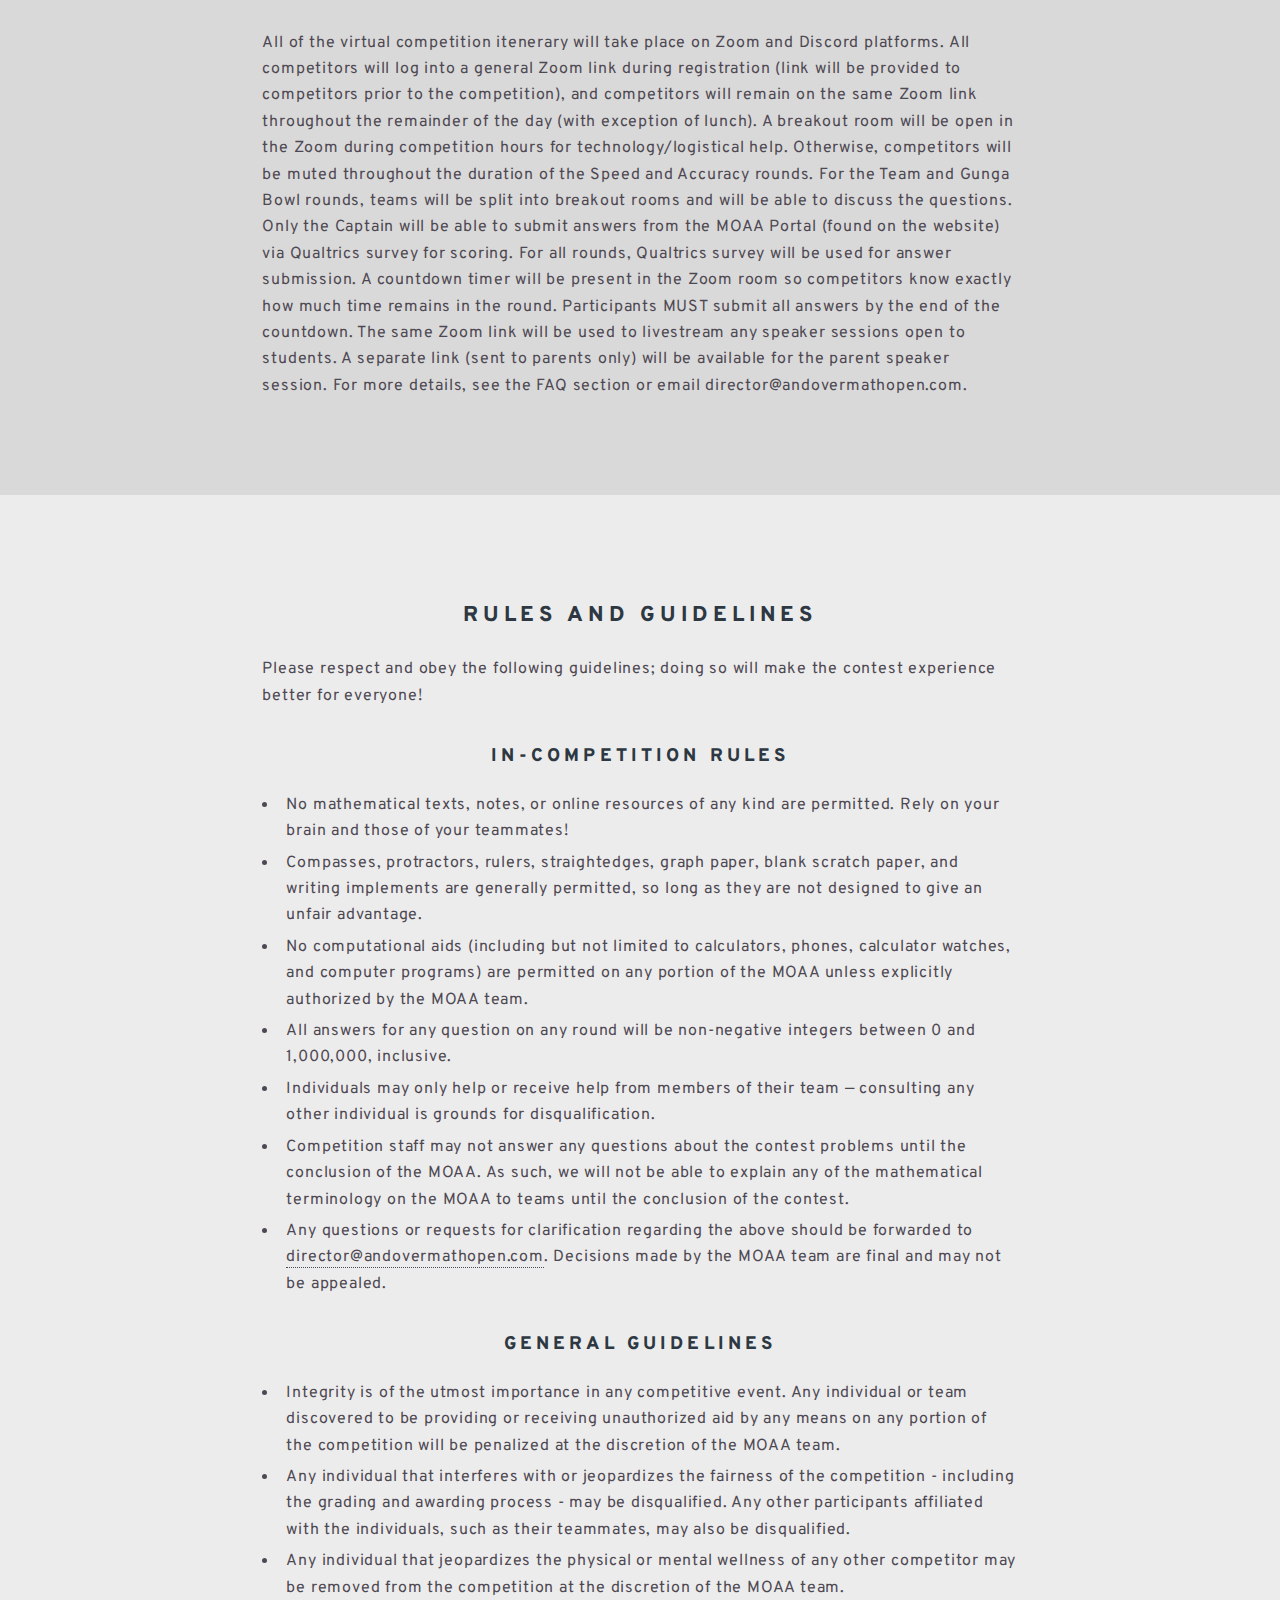
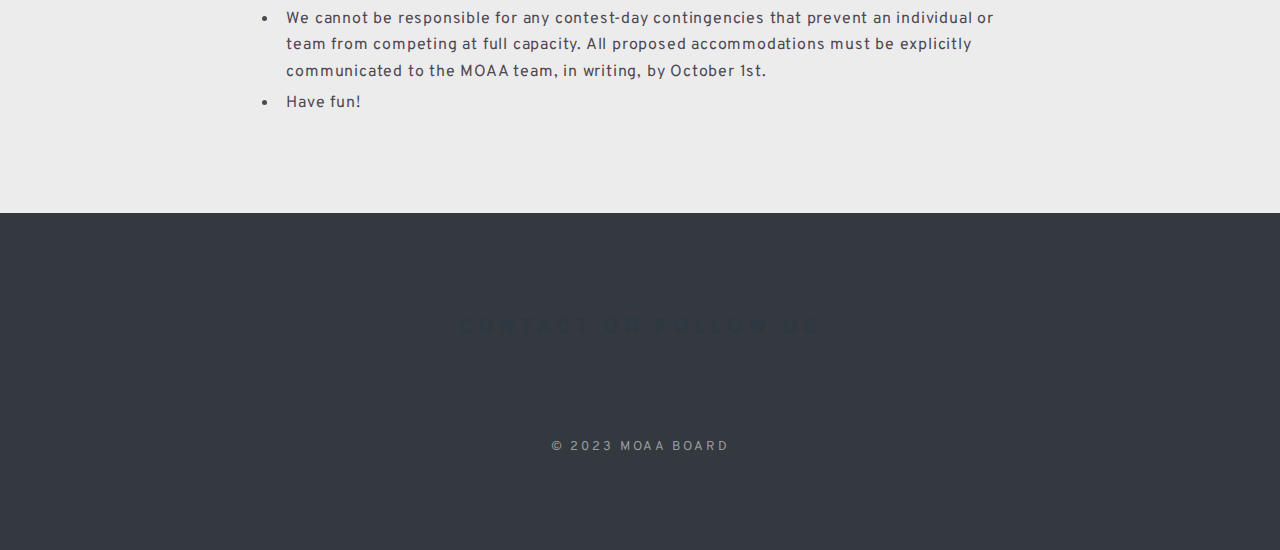
<file: contest.html>
<!DOCTYPE html>
<html>
  <head>
    <link
      href="https://fonts.googleapis.com/css2?family=Overpass:wght@600&display=swap"
      rel="stylesheet"
    />
    <link
      href="https://fonts.googleapis.com/css2?family=Oxygen&display=swap"
      rel="stylesheet"
    />

    <title>
MOAA - Contest
</title>
    <meta charset="utf-8" />

    <!-- The icon for the website.
  Source: https://pbs.twimg.com/profile_images/139609682/twitter_picture_2_400x400.jpg-->
    <link
      rel="shortcut icon"
      type="image/png"
      href="/static/images/favicon5.png"
    />

    <!-- The style sheet for the website. -->
    <link rel="stylesheet" href="/static/css/main.css" />
    <link rel="stylesheet" href="/static/css/navbar.css" />
    

    <!-- The Font Awesome Stylesheet -->
    <link
      rel="stylesheet"
      href="https://use.fontawesome.com/releases/v5.8.1/css/all.css"
      integrity="sha384-50oBUHEmvpQ+1lW4y57PTFmhCaXp0ML5d60M1M7uH2+nqUivzIebhndOJK28anvf"
      crossorigin="anonymous"
    />

    <!-- Global site tag (gtag.js) - Google Analytics -->
    <script
      async
      src="https://www.googletagmanager.com/gtag/js?id=UA-120912424-3"
    ></script>
    <script>
      window.dataLayer = window.dataLayer || [];

      function gtag() {
        dataLayer.push(arguments);
      }
      gtag("js", new Date());
      gtag("config", "UA-120912424-3");

      var index = "/";
    </script>

    <!-- JavaScript common to all MOAA pages. -->
    <script src="/static/js/jquery.min.js"></script>
    <script src="/static/js/jquery.scrollex.min.js"></script>
    <script src="/static/js/jquery.scrolly.min.js"></script>
    <script src="/static/js/util.js"></script>
    <script src="/static/js/skel.min.js"></script>
    <script src="/static/js/main.js"></script>

     

    <!-- Compatibility -->
    <meta
      content="width=device-width, initial-scale=1, maximum-scale=1, user-scalable=no"
      name="viewport"
    />
  </head>

  <body class="landing">
    <div id="page-wrapper">
      <header id="header" class="style3">
        <nav id="nav2">
          <ul>
            <li>
              <a href="" style="display: inline" class="more"
                >Portal (Coming Soon)</a
              >
            </li>
          </ul>
        </nav>
        
        <nav id="nav">
          <ul>
            <li>
              <a class="menuToggle" href="#menu"><span></span></a>
              <div id="menu">
                <ul>
                  <li><a class="more" href="/">Home</a></li>
                  <li>
                    <a class="more scrolly" href="/contest"
                      >Contest</a
                    >
                  </li>
                  <li>
                    <a class="more" href="/schedule">Schedule</a>
                  </li>
                  <li>
                    <a class="more" href="/archives">Archives</a>
                  </li>
                  <li><a class="more" href="/faq">FAQ</a></li>
                  <li><a class="more" href="/about">About</a></li>
                  <!-- <li><a class="more" href="">Livestream</a></li> -->
                   
                  <li>
                    <a class="more scrolly" href="#contact-us">Contact Us</a>
                  </li>
                  <li>
                    <a href="" class="more">Portal (Coming Soon)</a>
                  </li>
                </ul>
              </div>
            </li>
            <li><a class="more" href="/contest">Contest</a></li>
            <li><a class="more" href="/schedule">Schedule</a></li>
            <li><a class="more" href="/archives">Archives</a></li>
            <li><a class="more" href="/faq">FAQ</a></li>
            <li><a class="more" href="/about">About</a></li>
            
            <!-- <li><a class="more" href="">Livestream</a></li> -->
          </ul>
        </nav>
      </header>

      

    <section class="wrapper style1 special" id="welcome">
      <div class="inner">
        <header class="major">
          <h2>Contest</h2>
          <p class="align-center">
            Below are all the necessary details, rules, and guidelines for the competitional aspect of MOAA 2024.
            If you have any questions, feel free to contact <a target="_blank" href="mailto:director@andovermathopen.com">
                         director@andovermathopen.com</a>.
          </p>
        </header>
      </div>
    </section>

    <section class="wrapper alt style5" id="contest">
      <section class="spotlight">
        <div class="content">
          <h2 class="centerThis">General Information</h2>
          <p class="align-left">
            The 2023 competition will be held on Saturday, October 5, and consist of three rounds. Teams will consist of 1 to 4 students. Each round will be
            available during a specific time block during the day. Teams can compete in one of two divisions: virtually or in-person (see FAQ for details).
            Further details about contest logistics will be announced closer to the competition date.
            The problems on each round can be solved using only middle school mathematical techniques and
            every problem is computationally feasible without calculators. Unless explicitly stated otherwise, the use of
            any external source or aid, including calculators, dictionaries, notes, coaches, or proctors, is prohibited.
            Score will be calculated using each question’s point value, which is written next to the question number.
          </p>
          <h3>Speed Round</h3>
          <p class="align-left">
            An individual competition, the Speed Round is a 10 question test to be completed in 20 minutes. All answers are non-negative integers at most 1,000,000.
          </p>
          <h3>Accuracy Round</h3>
          <p class="align-left">
            An individual competition, the Accuracy Round is a 10 question test to be completed in 45 minutes. All answers are non-negative integers at most 1,000,000.
          </p>
          <h3>Team Round</h3>
          <p class="align-left">
            A team competition, the Team Round is a 15 question test to be completed in 40 minutes. All answers are non-negative integers at most 1,000,000.
          </p>
          <h3>Gunga Bowl</h3>
          <p class="align-left">
            Inspired by the Harvard MIT Mathematics Tournament's Guts Round, the Gunga Bowl is a fast-paced race between teams - with a live scoreboard and timer. The Gunga Bowl is composed of 9 rounds of 3 problems each, to be completed in 60 minutes. All answers are non-negative integers.
          </p>
        </div>
      </section>

      <section class="spotlight">
        <div class="content">
          <h2 class="centerThis">Virtual Competition Information</h2>
          <p class="align-left">
            All of the virtual competition itenerary will take place on Zoom and Discord platforms. All competitors will log into a general Zoom link during registration (link will be provided to competitors prior to the competition), and competitors will remain on the 
            same Zoom link throughout the remainder of the day (with exception of lunch). A breakout room will be open in the Zoom during competition hours for technology/logistical help. Otherwise, competitors will be muted throughout the duration of the Speed and Accuracy rounds. For 
            the Team and Gunga Bowl rounds, teams will be split into breakout rooms and will be able to discuss the questions. Only the Captain will be able to submit answers from the MOAA Portal (found on the website) via Qualtrics survey for scoring.
            For all rounds, Qualtrics survey will be used for answer submission. A countdown timer will be present in the Zoom room so competitors know exactly how much time remains in the round. Participants MUST submit all answers by the end of the countdown. 
            The same Zoom link will be used to livestream any speaker sessions open to students. A separate link (sent to parents only) will be available for the parent speaker session. For more details, see the FAQ section or email director@andovermathopen.com.
          </p>
        </div>
      </section>

      <section class="wrapper alt style5" id="contest">
        <section class="spotlight">
          <div class="content">
            <h2 class="centerThis">Rules and Guidelines</h2>
            <p class="align-left">Please respect and obey the following guidelines; doing so will make the contest experience better for everyone!</p>
            <h3>In-Competition Rules</h3>
            <ul>
              <li>
                No mathematical texts, notes, or online resources of any kind are permitted.
                Rely on your brain and those of your teammates!
              </li>
              <li>
                Compasses, protractors, rulers, straightedges, graph paper, blank scratch paper, and writing implements
                are generally permitted, so long as they are not designed to give an unfair advantage.
              </li>
              <li>
                No computational aids (including but not limited to calculators, phones, calculator watches, and
                computer programs) are permitted on any portion of the MOAA unless explicitly authorized by the MOAA team.
              </li>
              <li>
                All answers for any question on any round will be non-negative integers between 0 and 1,000,000, inclusive.
              </li>
              <li>
                Individuals may only help or receive help from members of their team — consulting any other
                individual is grounds for disqualification.
              </li>
              <li>
                Competition staff may not answer any questions about the contest problems until the conclusion of the MOAA.
                As such, we will not be able to explain any of the mathematical terminology on the MOAA to
                teams until the conclusion of the contest.
              </li>
              <li>
                Any questions or requests for clarification regarding the above should be forwarded
                to <a href="mailto: director@andovermathopen.com">director@andovermathopen.com</a>. Decisions made by the MOAA team are final and may not be appealed.
              </li>
            </ul>
            <h3>General Guidelines</h3>
            <ul>
              <li>
                Integrity is of the utmost importance in any competitive event. Any individual or team discovered to be providing or
                receiving unauthorized aid by any means on any portion of the competition will be penalized at the discretion of the
                MOAA team.
              </li>
              <li>
                Any individual that interferes with or jeopardizes the fairness of the competition - including the grading and
                awarding process - may be disqualified. Any other participants affiliated with the individuals, such as their
                teammates, may also be disqualified.
              </li>
              <li>
                Any individual that jeopardizes the physical or mental wellness of any other competitor may be removed from
                the competition at the discretion of the MOAA team.
              </li>
              <li>
                We cannot be responsible for any contest-day contingencies that prevent an individual or team from competing
                at full capacity. All proposed accommodations must be explicitly communicated to the MOAA team, in writing,
                by October 1st.
              </li>
              <li>
                Have fun!
              </li>
            </ul>
          </div>
        </section>
      </section>

<!--    <section class="wrapper style2 special">
      <div class="inner">
        <header class="major" id="arrangements">
          <h2>Competition Arrangements</h2>
          <p>If you have any questions involving this competition and the words "when" or "where", take a look!</p>
        </header>
        <ul class="actions vertical">
          <li><a class="button fit specialColor" href="/static/archives/2019/2019-comp-brochure.pdf">
              Click here to see the 2019 MOAA brochure!
            </a></li>
        </ul>
        <ul class="actions vertical">
          <li><a class="button fit specialColor" href="/static/archives/2018/2018-comp-brochure.pdf">
              Click here to see the 2018 MOAA brochure!
            </a></li>
        </ul>
        <h1>Directions to Paresky Commons</h1>
         Brought to you by Google Maps!
        <iframe style="width: 90%"
          src="https://www.google.com/maps/embed?pb=!1m18!1m12!1m3!1d2934.6830003518758!2d-71.13316118454394!3d42.646879824932434!2m3!1f0!2f0!3f0!3m2!1i1024!2i768!4f13.1!3m3!1m2!1s0x89e308ed090bc16f%3A0xb808b500d417b59!2sParesky+Commons!5e0!3m2!1sen!2sus!4v1538622507890"
          allowfullscreen></iframe>
        <br>
        <br>
        <h1>Directions to Cochran Chapel</h1>
         Brought to you by Google Maps!
        <iframe style="width: 90%"
          src="https://www.google.com/maps/embed?pb=!1m18!1m12!1m3!1d2934.5714119437635!2d-71.1364179974869!3d42.64924511087351!2m3!1f0!2f0!3f0!3m2!1i1024!2i768!4f13.1!3m3!1m2!1s0x89e308f2c9890835%3A0x8d79bb98a74d81b2!2sPhillips+Academy+%3A+Cochran+Chapel!5e0!3m2!1sen!2sus!4v1525138589816"
          allowfullscreen></iframe>
      </div>
    </section> -->


      <!-- <section class="wrapper style4" id="acknowledgements">
      <div class="inner">
        <header>
          <h2>Acknowledgements</h2>
          <p>This competition was made possible by an Abbot Grant from the Abbot Academy Fund, our sponsors — Art of Problem Solving, Russian School of Math, and Expii — faculty members, and many student volunteers.</p>
          <p>If you are interested in giving to and supporting future endeavors by Phillips Academy Andover, please peruse the "Donate" button to your right.</p>
        </header>
        <ul class="actions vertical">
          <li> <a class="button fit special" href="/static/archives/2019/2019-comp-contributors.pdf">Contributors</a> </li>
          <li> <a class="button fit" data-method="get" href="https://www.andover.edu/giving">Donate</a> </li>
        </ul>
      </div>
    </section> -->

      <footer id="contact-us">
        <h2>Contact or Follow Us</h2>
        <ul class="icons">
          <li>
            <a
              target="_blank"
              class="icon fas fa-envelope-open-text"
              href="mailto:director@andovermathopen.com"
              title="Email us!"
            ></a>
          </li>
          <li>
            <a
              target="_blank"
              class="icon fab fa-facebook"
              href="https://www.facebook.com/Math-Open-At-Andover-447859368975549/"
              title="Find us on Facebook!"
            ></a>
          </li>
          <li>
            <a
              target="_blank"
              class="icon fab fa-instagram"
              href="https://www.instagram.com/mathandover/"
              title="Find us on Instagram!"
            ></a>
          </li>
          <li>
            <a
              target="_blank"
              class="icon fa fa-cubes"
              href="https://artofproblemsolving.com/community/c5h2248922_sign_up_for_moaa_2020"
              title="Find us on AOPS!"
            ></a>
          </li>
          <li>
            <a
              target="_blank"
              class="icon fab fa-discord"
              href="https://discord.gg/f87E8Jt"
              title="Join us on Discord!"
            ></a>
          </li>
        </ul>
        <ul class="copyright">
          <li>&copy; 2023 MOAA Board</li>
        </ul>
      </footer>
  </body>
</html>
</file>
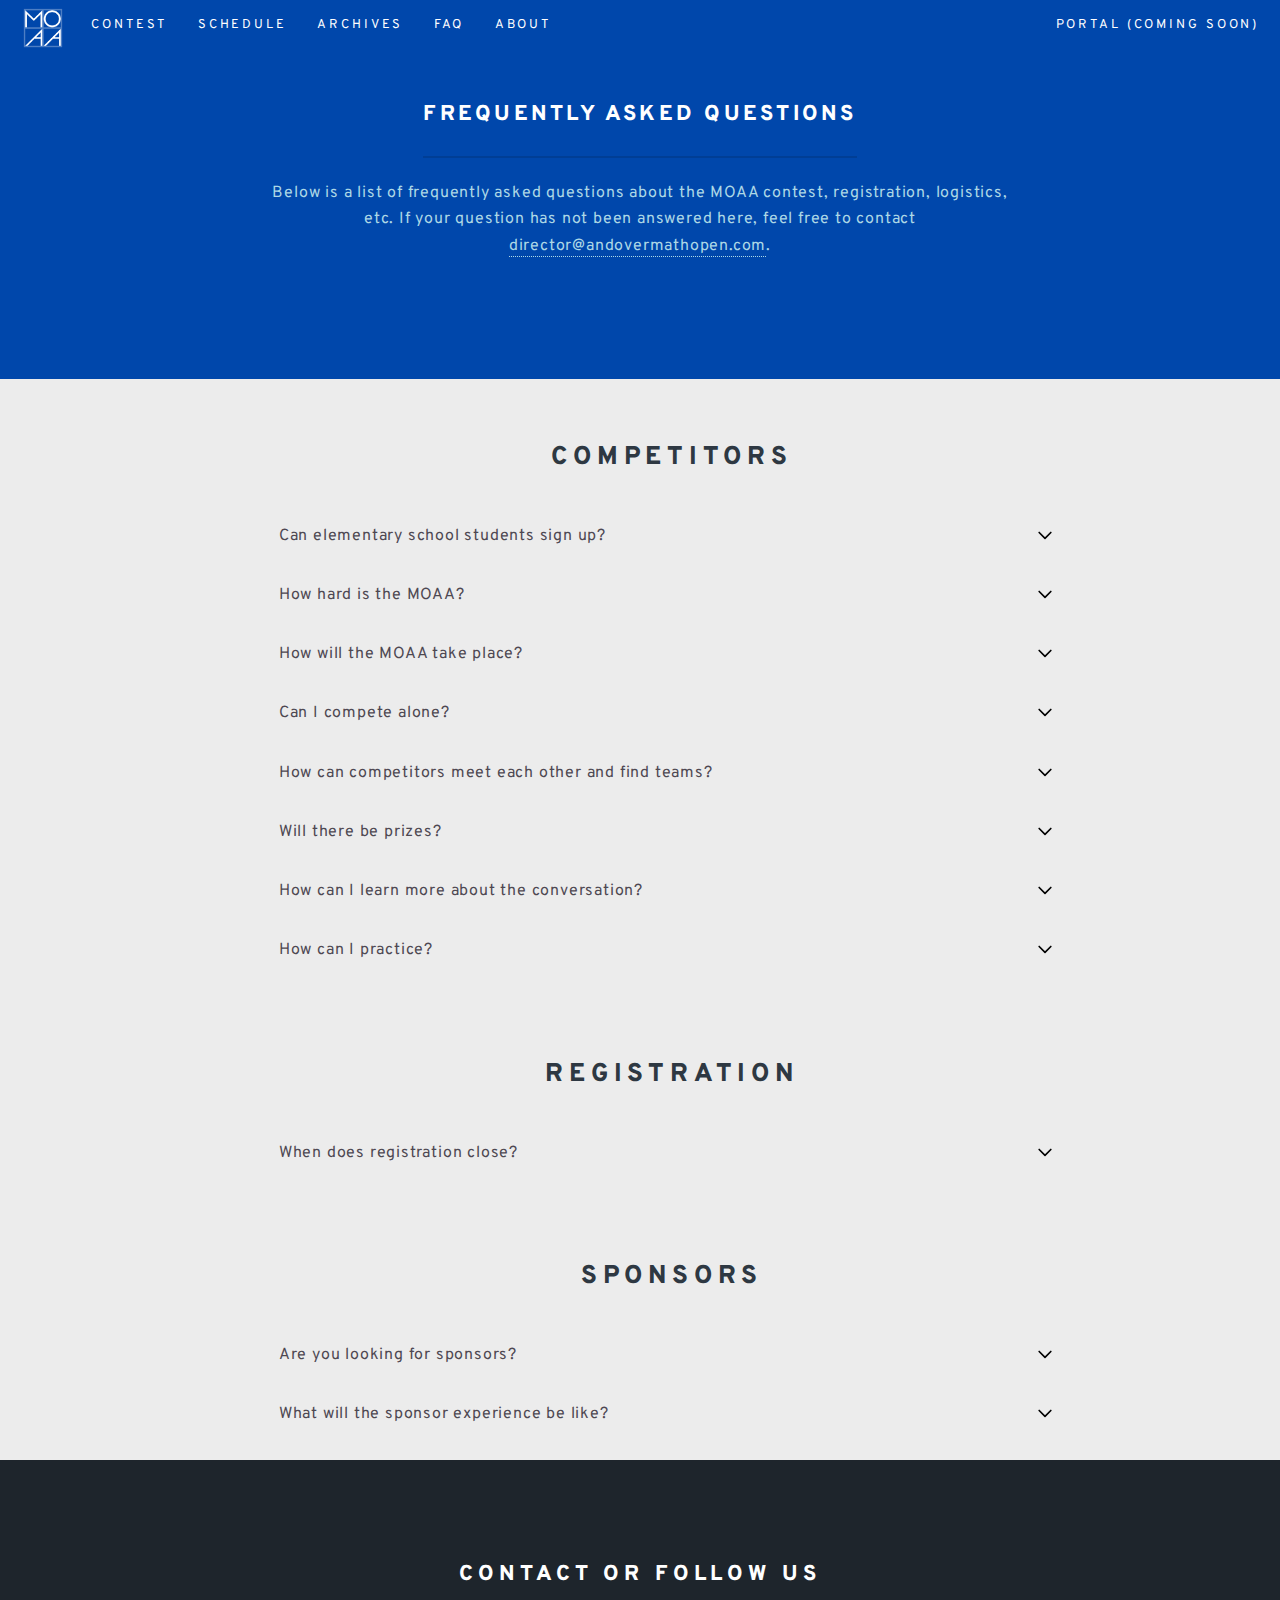
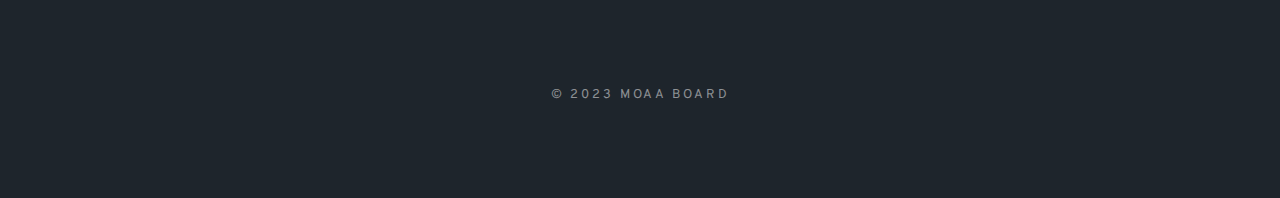
<file: faq.html>
<!DOCTYPE html>
<html>
  <head>
    <link
      href="https://fonts.googleapis.com/css2?family=Overpass:wght@600&display=swap"
      rel="stylesheet"
    />
    <link
      href="https://fonts.googleapis.com/css2?family=Oxygen&display=swap"
      rel="stylesheet"
    />

    <title>
MOAA - FAQ
</title>
    <meta charset="utf-8" />

    <!-- The icon for the website.
  Source: https://pbs.twimg.com/profile_images/139609682/twitter_picture_2_400x400.jpg-->
    <link
      rel="shortcut icon"
      type="image/png"
      href="/static/images/favicon5.png"
    />

    <!-- The style sheet for the website. -->
    <link rel="stylesheet" href="/static/css/main.css" />
    <link rel="stylesheet" href="/static/css/navbar.css" />
    <link rel="stylesheet" href="/static/css/faq.css">

    <!-- The Font Awesome Stylesheet -->
    <link
      rel="stylesheet"
      href="https://use.fontawesome.com/releases/v5.8.1/css/all.css"
      integrity="sha384-50oBUHEmvpQ+1lW4y57PTFmhCaXp0ML5d60M1M7uH2+nqUivzIebhndOJK28anvf"
      crossorigin="anonymous"
    />

    <!-- Global site tag (gtag.js) - Google Analytics -->
    <script
      async
      src="https://www.googletagmanager.com/gtag/js?id=UA-120912424-3"
    ></script>
    <script>
      window.dataLayer = window.dataLayer || [];

      function gtag() {
        dataLayer.push(arguments);
      }
      gtag("js", new Date());
      gtag("config", "UA-120912424-3");

      var index = "/";
    </script>

    <!-- JavaScript common to all MOAA pages. -->
    <script src="/static/js/jquery.min.js"></script>
    <script src="/static/js/jquery.scrollex.min.js"></script>
    <script src="/static/js/jquery.scrolly.min.js"></script>
    <script src="/static/js/util.js"></script>
    <script src="/static/js/skel.min.js"></script>
    <script src="/static/js/main.js"></script>

     

    <!-- Compatibility -->
    <meta
      content="width=device-width, initial-scale=1, maximum-scale=1, user-scalable=no"
      name="viewport"
    />
  </head>

  <body class="landing">
    <div id="page-wrapper">
      <header id="header" class="style3">
        <nav id="nav2">
          <ul>
            <li>
              <a href="" style="display: inline" class="more"
                >Portal (Coming Soon)</a
              >
            </li>
          </ul>
        </nav>
        
        <nav id="nav">
          <ul>
            <li>
              <a class="menuToggle" href="#menu"><span></span></a>
              <div id="menu">
                <ul>
                  <li><a class="more" href="/">Home</a></li>
                  <li>
                    <a class="more scrolly" href="/contest"
                      >Contest</a
                    >
                  </li>
                  <li>
                    <a class="more" href="/schedule">Schedule</a>
                  </li>
                  <li>
                    <a class="more" href="/archives">Archives</a>
                  </li>
                  <li><a class="more" href="/faq">FAQ</a></li>
                  <li><a class="more" href="/about">About</a></li>
                  <!-- <li><a class="more" href="">Livestream</a></li> -->
                   
                  <li>
                    <a class="more scrolly" href="#contact-us">Contact Us</a>
                  </li>
                  <li>
                    <a href="" class="more">Portal (Coming Soon)</a>
                  </li>
                </ul>
              </div>
            </li>
            <li><a class="more" href="/contest">Contest</a></li>
            <li><a class="more" href="/schedule">Schedule</a></li>
            <li><a class="more" href="/archives">Archives</a></li>
            <li><a class="more" href="/faq">FAQ</a></li>
            <li><a class="more" href="/about">About</a></li>
            
            <!-- <li><a class="more" href="">Livestream</a></li> -->
          </ul>
        </nav>
      </header>

      
     <section class="wrapper style1 special" id="welcome">
      <div class="inner">
        <header class="major">
          <h2>Frequently Asked Questions</h2>
          <p class="align-center">
            Below is a list of frequently asked
            questions about the MOAA contest, registration, logistics, etc. If
            your question has not been answered here, feel free to contact
            <a target="_blank" href="mailto:director@andovermathopen.com">
             director@andovermathopen.com</a>.
          </p>
        </header>
      </div>
    </section>

    


    <div class="faq">
      <section class="wrapper alt style5">
        <section class="spotlight has-dropdown">
          <div class="content">
            <h2 class="centerThis largeh2">Competitors</h2>
            <details>
              <summary class="align-left"><p>Can elementary school students sign up?</p></summary>

              <p class="align-left">
                Yes! We invite anyone entering 8th grade or under to participate.
              </p>
            </details>
            <details>
              <summary class="align-left"><p>How hard is the MOAA?</p></summary>

              <p class="align-left">
                Our high-quality problem sets are designed with a wide difficulty
                range to be both approachable for beginners and fascinating for
                experienced competitors. Feel feel to check out our archives for
                past problems.
              </p>
            </details>

            <details>
              <summary class="align-left"><p>How will the MOAA take place?</p></summary>
              <p class="align-left">
                For this year's MOAA, we will be hosting the contest both in person and virtually.
                For our virtual platform, our tentative plan is to use <a href="https://discord.gg/zdmQ6az">Discord</a> for announcements and
                community interaction, Zoom for ceremonies and speakers,
                and a livestream for the Gunga Bowl leaderboard.
                Contest problem access and submission will be through the
                portal on this website.
                For our in-person platform, the competition will be held on campus at Phillips Academy Andover on Saturday, October 5th.
              </p>
            </details>

            <details>
              <summary class="align-left"><p>Can I compete alone?</p></summary>
              <p class="align-left">
                Yes! We welcome any team of size 1-4 with no restrictions on
                geographic region, but we do recommend that you try to find team
                members. (See the next question.)
              </p>
            </details>

            <details>
              <summary class="align-left"><p>How can competitors meet each other and find teams?</p></summary>
              <p class="align-left">
                Our <a href="https://discord.gg/zdmQ6az">Discord</a> server is open everyone including those
                who aren't registered for the competition. The server will have text and voice channels for
                competitors to discuss math and non-math topics, as well as find team
                members. In addition, we will be making announcements through the server.
              </p>
            </details>

            <details>
              <summary class="align-left"><p>Will there be prizes?</p></summary>
              <p class="align-left">
                Yes! Thanks to our amazing sponsors, this year we are going to be providing a variety of different prizes. Not only will top-performing individuals and teams be recognized and awarded for their achievements, but every competitor will also receive a prize for their participation.              </p>
            </details>

            <details>
              <summary class="align-left"><p>How can I learn more about the conversation?</p></summary>
              <p class="align-left">
                Check out our <a href="/contest"><b>contest</b></a> page - it contains all the information about the competition format.
            Check out our 2021 <a href="/static/MOAA%20Brochure%202021.pdf" target="_blank"><b>brochure</b></a> to learn about MOAA 2022.
            Feel free to also join our <a href="https://discord.gg/zdmQ6az"><b>discord</b></a> server, where we will be regularly posting updates and additional information.
              </p>
            </details>

            <details>
              <summary class="align-left"><p>How can I practice?</p></summary>
              <p class="align-left">
                Check out our <a href="/archives"><b>archives</b></a> page - it contains past problems and sample question sets!
              </p>
              <p class="align-left">Note that the rounds this year will be of a different format than previous years', but the difficulty range will be similar.</p>
            </details>
          </div>
        </section>
      </section>

      <section class="wrapper alt style5">
        <section class="spotlight has-dropdown">
          <div class="content">
            <h2 class="centerThis largeh2">Registration</h2>
            <details>
              <summary class="align-left"><p>When does registration close?</p></summary>
              <p class="align-left">
                Date Pending.
              </p>
            </details>
          </div>
        </section>
      </section>

      <section class="wrapper alt style5">
        <section class="spotlight has-dropdown">
          <div class="content">
            <h2 class="centerThis largeh2">Sponsors</h2>
            <details>
              <summary class="align-left"><p>Are you looking for sponsors?</p></summary>
              <p class="align-left">
                Yes! We are
                committed to providing a meaningful competition experience for both
                competitors and sponsors.
              </p>
            </details>

            <details>
              <summary class="align-left"><p>What will the sponsor experience be like?</p></summary>
              <p class="align-left">

                We will acknowledge all sponsors at our opening and closing ceremonies, our social media, and all marketing materials. Additionally, Silver and Gold level sponsors will be able to directly address competitors during our 2pm speakers session. Gold sponsors will also receive competitor contact and demographic information, and have the opportunity to have prizes named after them. Please contact <a href="mailto: director@andovermathopen.com">director@andovermathopen.com</a> for more details; we are open to discussing with you what accommodations would best suit your needs!
              </p>
            </details>
          </div>
        </section>
      </section>
    </div>




      <!-- <section class="wrapper style4" id="acknowledgements">
      <div class="inner">
        <header>
          <h2>Acknowledgements</h2>
          <p>This competition was made possible by an Abbot Grant from the Abbot Academy Fund, our sponsors — Art of Problem Solving, Russian School of Math, and Expii — faculty members, and many student volunteers.</p>
          <p>If you are interested in giving to and supporting future endeavors by Phillips Academy Andover, please peruse the "Donate" button to your right.</p>
        </header>
        <ul class="actions vertical">
          <li> <a class="button fit special" href="/static/archives/2019/2019-comp-contributors.pdf">Contributors</a> </li>
          <li> <a class="button fit" data-method="get" href="https://www.andover.edu/giving">Donate</a> </li>
        </ul>
      </div>
    </section> -->

      <footer id="contact-us">
        <h2>Contact or Follow Us</h2>
        <ul class="icons">
          <li>
            <a
              target="_blank"
              class="icon fas fa-envelope-open-text"
              href="mailto:director@andovermathopen.com"
              title="Email us!"
            ></a>
          </li>
          <li>
            <a
              target="_blank"
              class="icon fab fa-facebook"
              href="https://www.facebook.com/Math-Open-At-Andover-447859368975549/"
              title="Find us on Facebook!"
            ></a>
          </li>
          <li>
            <a
              target="_blank"
              class="icon fab fa-instagram"
              href="https://www.instagram.com/mathandover/"
              title="Find us on Instagram!"
            ></a>
          </li>
          <li>
            <a
              target="_blank"
              class="icon fa fa-cubes"
              href="https://artofproblemsolving.com/community/c5h2248922_sign_up_for_moaa_2020"
              title="Find us on AOPS!"
            ></a>
          </li>
          <li>
            <a
              target="_blank"
              class="icon fab fa-discord"
              href="https://discord.gg/f87E8Jt"
              title="Join us on Discord!"
            ></a>
          </li>
        </ul>
        <ul class="copyright">
          <li>&copy; 2023 MOAA Board</li>
        </ul>
      </footer>
    </div>
  </body>
</html>
</file>
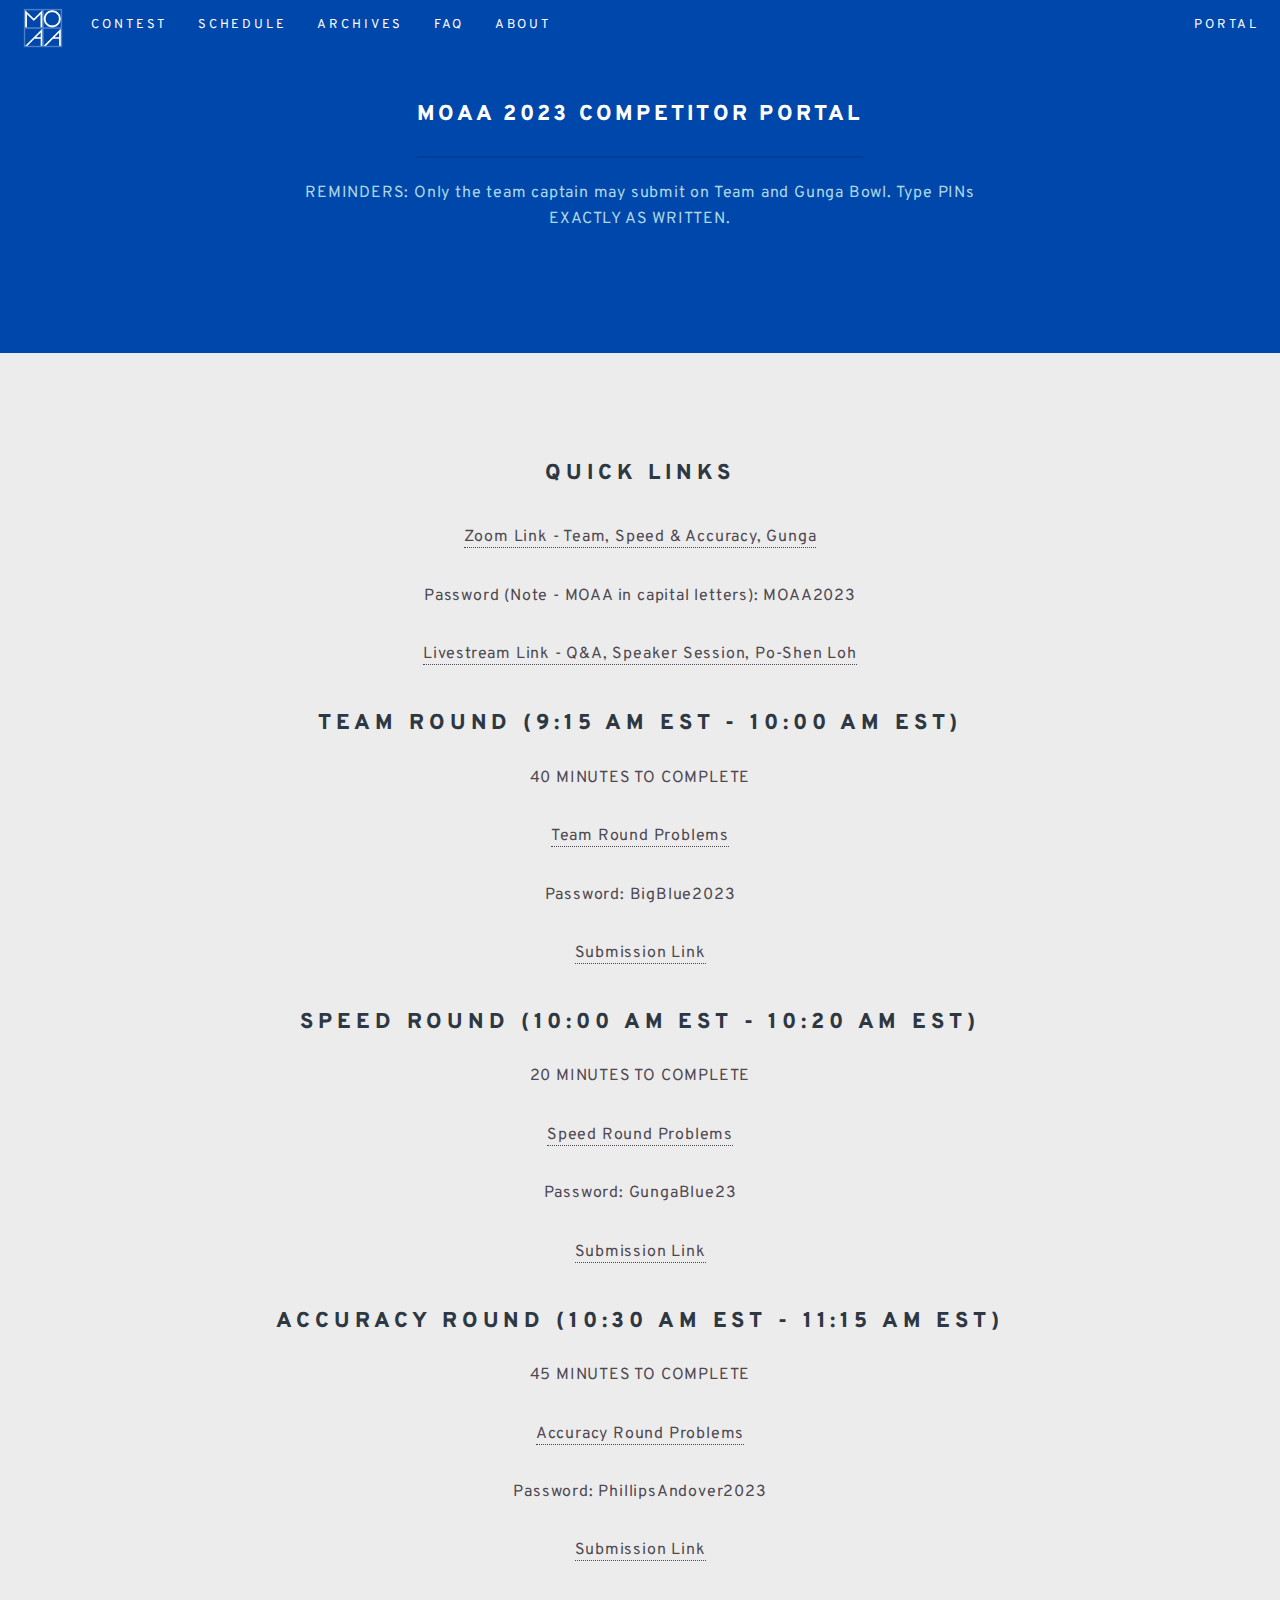
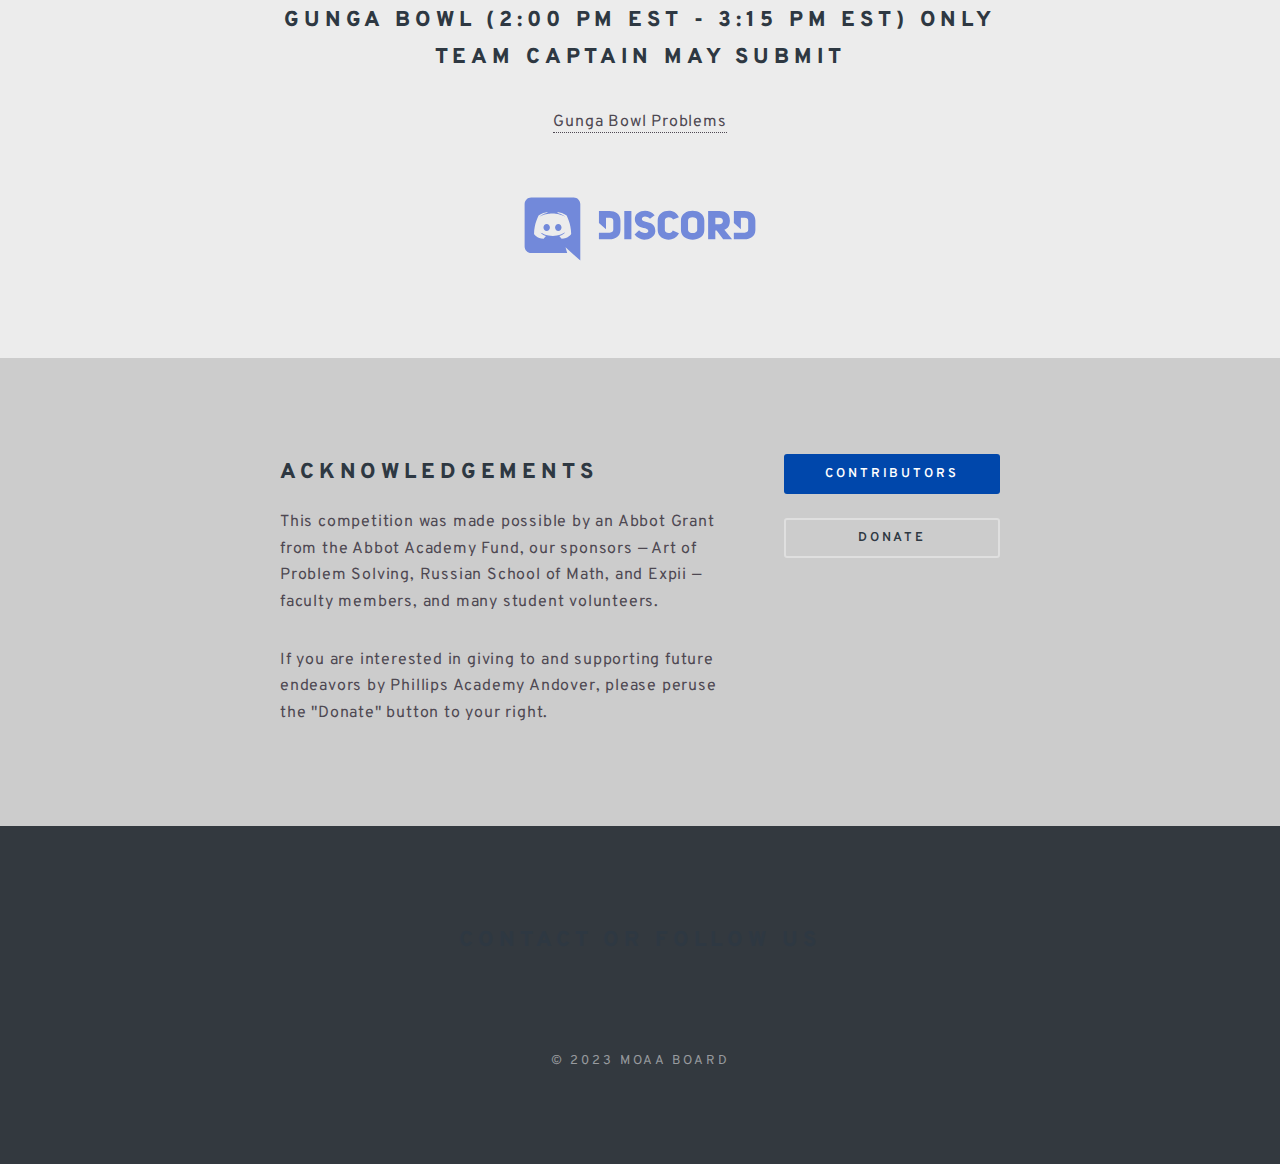
<file: portal.html>
<!DOCTYPE html>
<html>
  <head>
    <link
      href="https://fonts.googleapis.com/css2?family=Overpass:wght@600&display=swap"
      rel="stylesheet"
    />
    <link
      href="https://fonts.googleapis.com/css2?family=Oxygen&display=swap"
      rel="stylesheet"
    />

    <title>
MOAA - Portal
</title>
    <meta charset="utf-8" />

    <!-- The icon for the website.
  Source: https://pbs.twimg.com/profile_images/139609682/twitter_picture_2_400x400.jpg-->
    <link
      rel="shortcut icon"
      type="image/png"
      href="/static/images/favicon5.png"
    />

    <!-- The style sheet for the website. -->
    <link rel="stylesheet" href="/static/css/main.css" />
    <link rel="stylesheet" href="/static/css/navbar.css" />
    <link rel="stylesheet" href="/static/css/portal.css" />
  

    
    

    <!-- The Font Awesome Stylesheet -->
    <link
      rel="stylesheet"
      href="https://use.fontawesome.com/releases/v5.8.1/css/all.css"
      integrity="sha384-50oBUHEmvpQ+1lW4y57PTFmhCaXp0ML5d60M1M7uH2+nqUivzIebhndOJK28anvf"
      crossorigin="anonymous"
    />

    <!-- Global site tag (gtag.js) - Google Analytics -->
    <script
      async
      src="https://www.googletagmanager.com/gtag/js?id=UA-120912424-3"
    ></script>
    <script>
      window.dataLayer = window.dataLayer || [];

      function gtag() {
        dataLayer.push(arguments);
      }
      gtag("js", new Date());
      gtag("config", "UA-120912424-3");

      var index = "/";

      // var countDownDate = new Date("Oct 8, 2022 12:50:00").getTime();
      // var x = setInterval(function() {
      //   var now = new Date().getTime();
      //   var distance = countDownDate - now;
      //   var days = Math.floor(distance / (1000 * 60 * 60 * 24));
      //   var hours = Math.floor((distance % (1000 * 60 * 60 * 24)) / (1000 * 60 * 60));
      //   var minutes = Math.floor((distance % (1000 * 60 * 60)) / (1000 * 60));
      //   var seconds = Math.floor((distance % (1000 * 60)) / 1000);
      //   document.getElementById("demo").innerHTML = minutes + "m " + seconds + "s ";

      //   if (distance < 0) {
      //     clearInterval(x);
      //     document.getElementById("demo").innerHTML = "EXPIRED";
      //   }
      // }, 1000);
    </script>

    <!-- JavaScript common to all MOAA pages. -->
    <script src="/static/js/jquery.min.js"></script>
    <script src="/static/js/jquery.scrollex.min.js"></script>
    <script src="/static/js/jquery.scrolly.min.js"></script>
    <script src="/static/js/util.js"></script>
    <script src="/static/js/skel.min.js"></script>
    <script src="/static/js/main.js"></script>

     

    <!-- Compatibility -->
    <meta
      content="width=device-width, initial-scale=1, maximum-scale=1, user-scalable=no"
      name="viewport"
    />
  </head>

  <body class="landing">
    <div id="page-wrapper">
      <header id="header" class="style3">
        <nav id="nav2">
          <ul>
            <li>
              <a href="/portal" style="display: inline" class="more"
                >Portal</a
              >
            </li>
          </ul>
        </nav>
        
        <nav id="nav">
          <ul>
            <li>
              <a class="menuToggle" href="#menu"><span></span></a>
              <div id="menu">
                <ul>
                  <li><a class="more" href="/">Home</a></li>
                  <li>
                    <a class="more scrolly" href="/contest"
                      >Contest</a
                    >
                  </li>
                  <li>
                    <a class="more" href="/schedule">Schedule</a>
                  </li>
                  <li>
                    <a class="more" href="/archives">Archives</a>
                  </li>
                  <li><a class="more" href="/faq">FAQ</a></li>
                  <li><a class="more" href="/about">About</a></li>
                  <!-- <li><a class="more" href="">Livestream</a></li> -->
                   
                  <li>
                    <a class="more scrolly" href="#contact-us">Contact Us</a>
                  </li>
                  <li>
                    <a href="/portal.html" class="more">Portal</a>
                  </li>
                </ul>
              </div>
            </li>
            <li><a class="more" href="/contest.html">Contest</a></li>
            <li><a class="more" href="/schedule.html">Schedule</a></li>
            <li><a class="more" href="/archives.html">Archives</a></li>
            <li><a class="more" href="/faq.html">FAQ</a></li>
            <li><a class="more" href="/about.html">About</a></li>
            
            <!-- <li><a class="more" href="">Livestream</a></li> -->
          </ul>
        </nav>
      </header>

      

      <section class="wrapper style1 special" id="welcome">
      <div class="inner">
        <header class="major">
          
          <h2>MOAA 2023 Competitor Portal</h2>
          <p class="align-center">
            REMINDERS: Only the team captain may submit on Team and Gunga Bowl. Type PINs EXACTLY AS WRITTEN.
          </p>

        </header>
      </div>
    </section>
    <section class="wrapper alt style5">
      <section class="spotlight">
        <div class="content" style="text-align: center">
          <h2 class="centerThis">Quick Links</h2>
          <p class="align-left">
            <p><a href="https://us06web.zoom.us/j/88949671898?pwd=M0Sd39Xg9t6rOUqJHTYMSVbSLJpkaM.1" target="_blank">Zoom Link - Team, Speed & Accuracy, Gunga</a></p>
            <p>Password (Note - MOAA in capital letters): MOAA2023</p>
            <p><a href="https://web.playsight.com/livestreaming/de01d83e4dcb4622828aecdb37624adf" target="_blank">Livestream Link - Q&A, Speaker Session, Po-Shen Loh</a></p>
          </p>
          <h2 class="centerThis">Team Round (9:15 AM EST - 10:00 AM EST)</h2>
          <p class="centerThis"> 40 MINUTES TO COMPLETE</p>
          <p class="align-left">
            <p><a href="/static/archives/2023/MOAA2023_TeamOfficial.pdf" target="_blank">Team Round Problems</a></p>
            <p>Password: BigBlue2023</p>
            <p><a href="https://forms.gle/4LiPjd7EhNXgHBKV6" target="_blank">Submission Link</a></p>
          </p>

          <h2 class="centerThis">Speed Round (10:00 AM EST - 10:20 AM EST)</h2>
          <p class="centerThis">20 MINUTES TO COMPLETE</p>
          <p class="align-left">
            <p><a href="/static/archives/2023/MOAA2023_SpeedOfficial.pdf" target="_blank">Speed Round Problems</a></p>
            <p>Password: GungaBlue23</p>
            <p><a href="https://forms.gle/CFdLLBfYu7acwLq78" target="_blank">Submission Link</a></p>
          </p>

          <h2 class="centerThis">Accuracy Round (10:30 AM EST - 11:15 AM EST)</h2>
          <p class="centerThis">45 MINUTES TO COMPLETE</p>
          <p class="align-left">
            <p><a href="/static/archives/2023/MOAA2023_AccuracyOfficial.pdf" target="_blank">Accuracy Round Problems</a></p>
            <p>Password: PhillipsAndover2023</p>
            <p><a href="https://forms.gle/n3V4ErNYgj7QQFhXA" target="_blank">Submission Link</a></p>
          </p>
          
          <h2 class="centerThis">Gunga Bowl (2:00 PM EST - 3:15 PM EST) ONLY TEAM CAPTAIN MAY SUBMIT</h2>
          <p class="align-left">
            <p><a href="https://forms.gle/5mUxSZwZxUfFpp4h8">Gunga Bowl Problems</a></p>
          </p>
          <div style="padding-bottom: 100px;"><a class="discordlogo discord silversponsor" href="https://discord.gg/f87E8Jt" target="_blank"></a></div>
        </div>
        </section>



      <section class="wrapper style4" id="acknowledgements">
      <div class="inner">
        <header>
          <h2>Acknowledgements</h2>
          <p>This competition was made possible by an Abbot Grant from the Abbot Academy Fund, our sponsors — Art of Problem Solving, Russian School of Math, and Expii — faculty members, and many student volunteers.</p>
          <p>If you are interested in giving to and supporting future endeavors by Phillips Academy Andover, please peruse the "Donate" button to your right.</p>
        </header>
        <ul class="actions vertical">
          <li> <a class="button fit special" href="/static/archives/2019/2019-comp-contributors.pdf">Contributors</a> </li>
          <li> <a class="button fit" data-method="get" href="https://www.andover.edu/giving">Donate</a> </li>
        </ul>
      </div>
    </section>

      <footer id="contact-us">
        <h2>Contact or Follow Us</h2>
        <ul class="icons">
          <li>
            <a
              target="_blank"
              class="icon fas fa-envelope-open-text"
              href="mailto:director@andovermathopen.com"
              title="Email us!"
            ></a>
          </li>
          <li>
            <a
              target="_blank"
              class="icon fab fa-facebook"
              href="https://www.facebook.com/Math-Open-At-Andover-447859368975549/"
              title="Find us on Facebook!"
            ></a>
          </li>
          <li>
            <a
              target="_blank"
              class="icon fab fa-instagram"
              href="https://www.instagram.com/mathandover/"
              title="Find us on Instagram!"
            ></a>
          </li>
          <li>
            <a
              target="_blank"
              class="icon fa fa-cubes"
              href="https://artofproblemsolving.com/community/c5h2248922_sign_up_for_moaa_2020"
              title="Find us on AOPS!"
            ></a>
          </li>
          <li>
            <a
              target="_blank"
              class="icon fab fa-discord"
              href="https://discord.gg/f87E8Jt"
              title="Join us on Discord!"
            ></a>
          </li>
        </ul>
        <ul class="copyright">
          <li>&copy; 2023 MOAA Board</li>
        </ul>
      </footer>
    </div>
  </body>
</html>
</file>
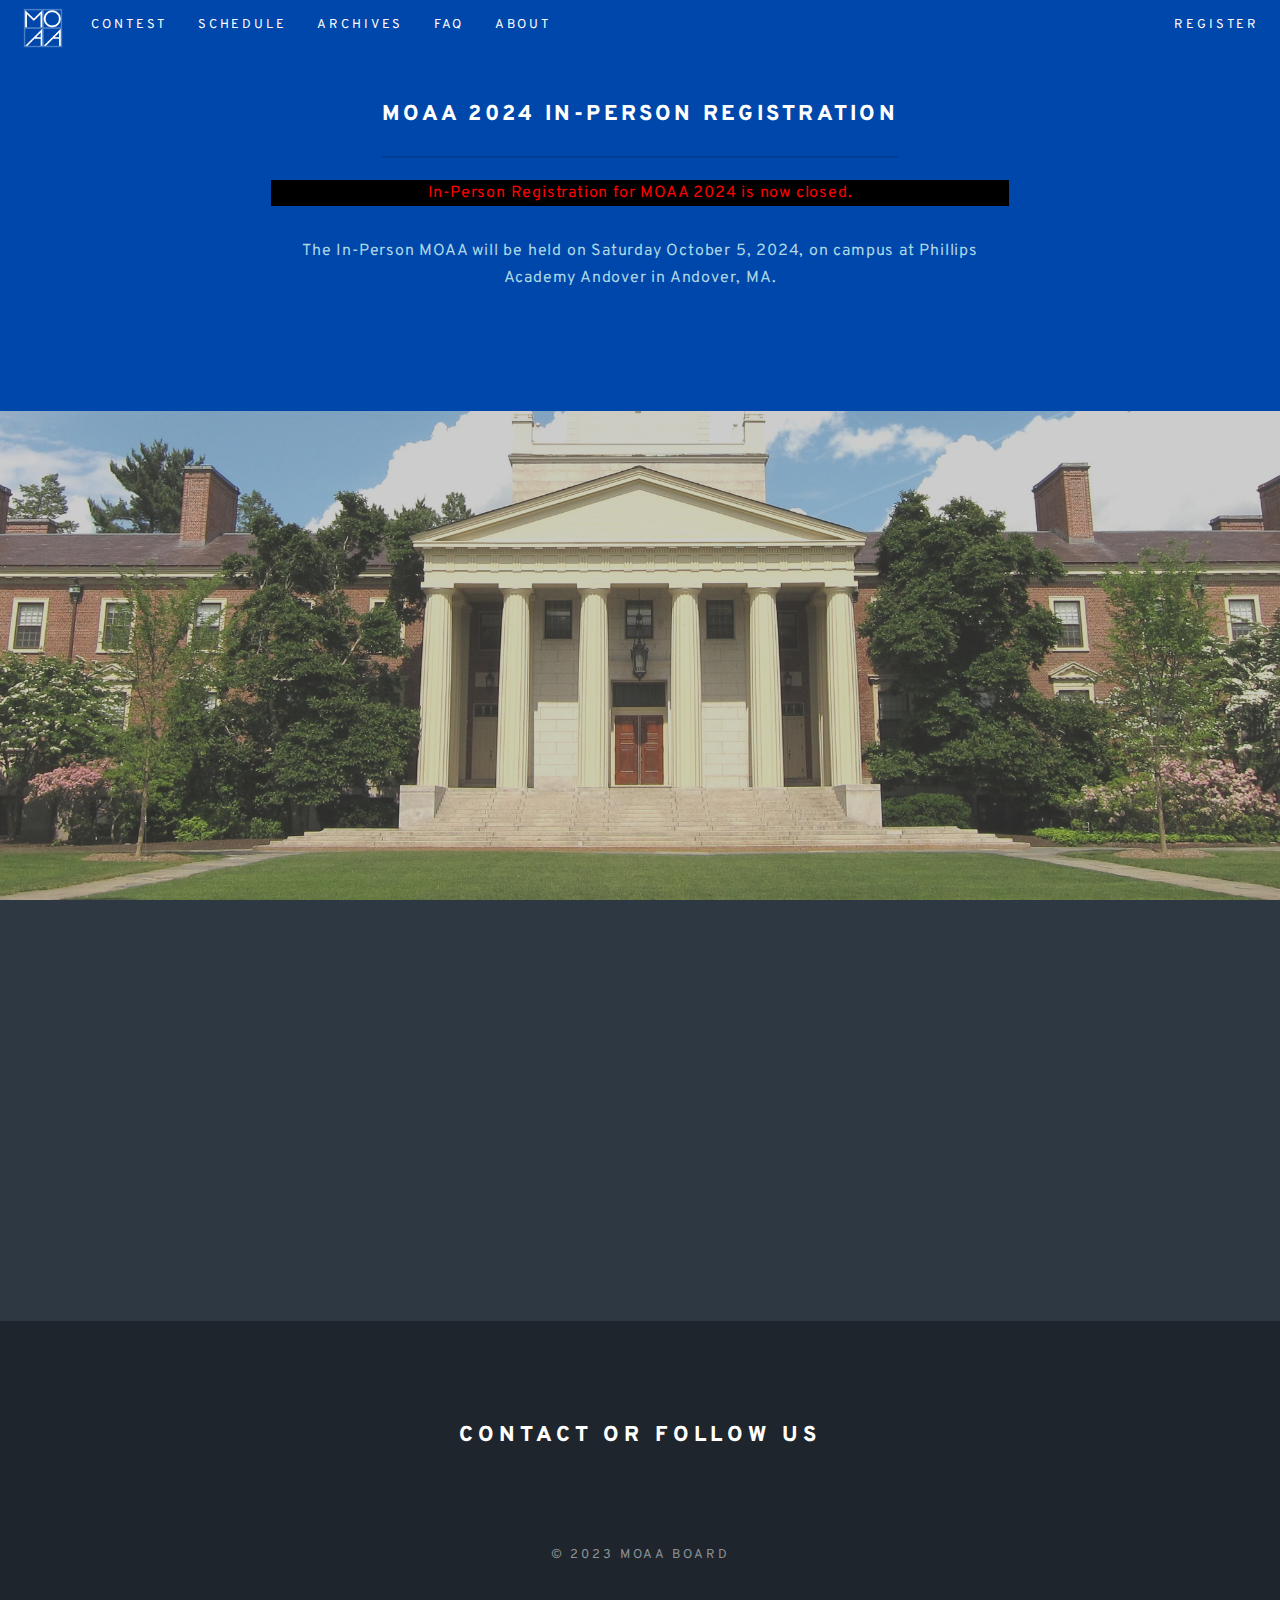
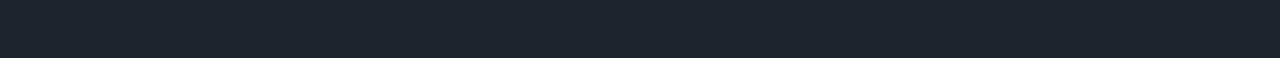
<file: register-inperson.html>
<!DOCTYPE html>
<html>
  <head>
    <link
      href="https://fonts.googleapis.com/css2?family=Overpass:wght@600&display=swap"
      rel="stylesheet"
    />
    <link
      href="https://fonts.googleapis.com/css2?family=Oxygen&display=swap"
      rel="stylesheet"
    />

    <title>
MOAA - In-Person Registration
</title>
    <meta charset="utf-8" />

    <!-- The icon for the website.
  Source: https://pbs.twimg.com/profile_images/139609682/twitter_picture_2_400x400.jpg-->
    <link
      rel="shortcut icon"
      type="image/png"
      href="/static/images/favicon5.png"
    />

    <!-- The style sheet for the website. -->
    <link rel="stylesheet" href="/static/css/main.css" />
    <link rel="stylesheet" href="/static/css/navbar.css" />
    <link rel="stylesheet" href="/static/css/portal.css" />
    <link rel="stylesheet" href="/static/css/faq.css">
  

    
    

    <!-- The Font Awesome Stylesheet -->
    <link
      rel="stylesheet"
      href="https://use.fontawesome.com/releases/v5.8.1/css/all.css"
      integrity="sha384-50oBUHEmvpQ+1lW4y57PTFmhCaXp0ML5d60M1M7uH2+nqUivzIebhndOJK28anvf"
      crossorigin="anonymous"
    />

    <!-- Global site tag (gtag.js) - Google Analytics -->
    <script
      async
      src="https://www.googletagmanager.com/gtag/js?id=UA-120912424-3"
    ></script>
    <script>
      window.dataLayer = window.dataLayer || [];

      function gtag() {
        dataLayer.push(arguments);
      }
      gtag("js", new Date());
      gtag("config", "UA-120912424-3");

      var index = "/";

      // var countDownDate = new Date("Oct 8, 2022 12:50:00").getTime();
      // var x = setInterval(function() {
      //   var now = new Date().getTime();
      //   var distance = countDownDate - now;
      //   var days = Math.floor(distance / (1000 * 60 * 60 * 24));
      //   var hours = Math.floor((distance % (1000 * 60 * 60 * 24)) / (1000 * 60 * 60));
      //   var minutes = Math.floor((distance % (1000 * 60 * 60)) / (1000 * 60));
      //   var seconds = Math.floor((distance % (1000 * 60)) / 1000);
      //   document.getElementById("demo").innerHTML = minutes + "m " + seconds + "s ";

      //   if (distance < 0) {
      //     clearInterval(x);
      //     document.getElementById("demo").innerHTML = "EXPIRED";
      //   }
      // }, 1000);
    </script>

    <!-- JavaScript common to all MOAA pages. -->
    <script src="/static/js/jquery.min.js"></script>
    <script src="/static/js/jquery.scrollex.min.js"></script>
    <script src="/static/js/jquery.scrolly.min.js"></script>
    <script src="/static/js/util.js"></script>
    <script src="/static/js/skel.min.js"></script>
    <script src="/static/js/main.js"></script>

     

    <!-- Compatibility -->
    <meta
      content="width=device-width, initial-scale=1, maximum-scale=1, user-scalable=no"
      name="viewport"
    />
  </head>

  <body class="landing">
    <div id="page-wrapper">
      <header id="header" class="style3">
        <nav id="nav2">
          <ul>
            <li>
              <a href="/register-main.html" style="display: inline" class="more"
                >Register</a
              >
            </li>
          </ul>
        </nav>
        
        <nav id="nav">
          <ul>
            <li>
              <a class="menuToggle" href="#menu"><span></span></a>
              <div id="menu">
                <ul>
                  <li><a class="more" href="/">Home</a></li>
                  <li>
                    <a class="more scrolly" href="/contest"
                      >Contest</a
                    >
                  </li>
                  <li>
                    <a class="more" href="/schedule">Schedule</a>
                  </li>
                  <li>
                    <a class="more" href="/archives">Archives</a>
                  </li>
                  <li><a class="more" href="/faq">FAQ</a></li>
                  <li><a class="more" href="/about">About</a></li>
                  <!-- <li><a class="more" href="">Livestream</a></li> -->
                   
                  <li>
                    <a class="more scrolly" href="#contact-us">Contact Us</a>
                  </li>
                  <li>
                    <a href="/register-main.html" class="more">Register</a>
                  </li>
                </ul>
              </div>
            </li>
            <li><a class="more" href="/contest">Contest</a></li>
            <li><a class="more" href="/schedule">Schedule</a></li>
            <li><a class="more" href="/archives">Archives</a></li>
            <li><a class="more" href="/faq">FAQ</a></li>
            <li><a class="more" href="/about">About</a></li>
            
            <!-- <li><a class="more" href="">Livestream</a></li> -->
          </ul>
        </nav>
      </header>

      
      <section class="wrapper style1 special" id="welcome">
      <div class="inner">
        <header class="major">
          
          <h2>MOAA 2024 In-Person Registration</h2>
          <p class="red align-center">In-Person Registration for MOAA 2024 is now closed.</p>
          <p class="align-center">
            The In-Person MOAA will be held on Saturday October 5, 2024, on campus at Phillips Academy Andover in Andover, MA.
          </p>

        </header>
      </div>
    </section>
    <section class="centerThis">
      <iframe src="https://8x03ggxc6m7.typeform.com/to/vAHp9Ivb#team_name=xxxxx" frameborder="0"></iframe>

    </section>
      
            








      <!-- <section class="wrapper style4" id="acknowledgements">
      <div class="inner">
        <header>
          <h2>Acknowledgements</h2>
          <p>This competition was made possible by an Abbot Grant from the Abbot Academy Fund, our sponsors — Art of Problem Solving, Russian School of Math, and Expii — faculty members, and many student volunteers.</p>
          <p>If you are interested in giving to and supporting future endeavors by Phillips Academy Andover, please peruse the "Donate" button to your right.</p>
        </header>
        <ul class="actions vertical">
          <li> <a class="button fit special" href="/static/archives/2019/2019-comp-contributors.pdf">Contributors</a> </li>
          <li> <a class="button fit" data-method="get" href="https://www.andover.edu/giving">Donate</a> </li>
        </ul>
      </div>
    </section> -->

      <footer id="contact-us">
        <h2>Contact or Follow Us</h2>
        <ul class="icons">
          <li>
            <a
              target="_blank"
              class="icon fas fa-envelope-open-text"
              href="mailto:director@andovermathopen.com"
              title="Email us!"
            ></a>
          </li>
          <li>
            <a
              target="_blank"
              class="icon fab fa-facebook"
              href="https://www.facebook.com/Math-Open-At-Andover-447859368975549/"
              title="Find us on Facebook!"
            ></a>
          </li>
          <li>
            <a
              target="_blank"
              class="icon fab fa-instagram"
              href="https://www.instagram.com/mathandover/"
              title="Find us on Instagram!"
            ></a>
          </li>
          <li>
            <a
              target="_blank"
              class="icon fa fa-cubes"
              href="https://artofproblemsolving.com/community/c5h2248922_sign_up_for_moaa_2020"
              title="Find us on AOPS!"
            ></a>
          </li>
          <li>
            <a
              target="_blank"
              class="icon fab fa-discord"
              href="https://discord.gg/f87E8Jt"
              title="Join us on Discord!"
            ></a>
          </li>
        </ul>
        <ul class="copyright">
          <li>&copy; 2023 MOAA Board</li>
        </ul>
      </footer>
    </div>
  </body>
</html>
</file>
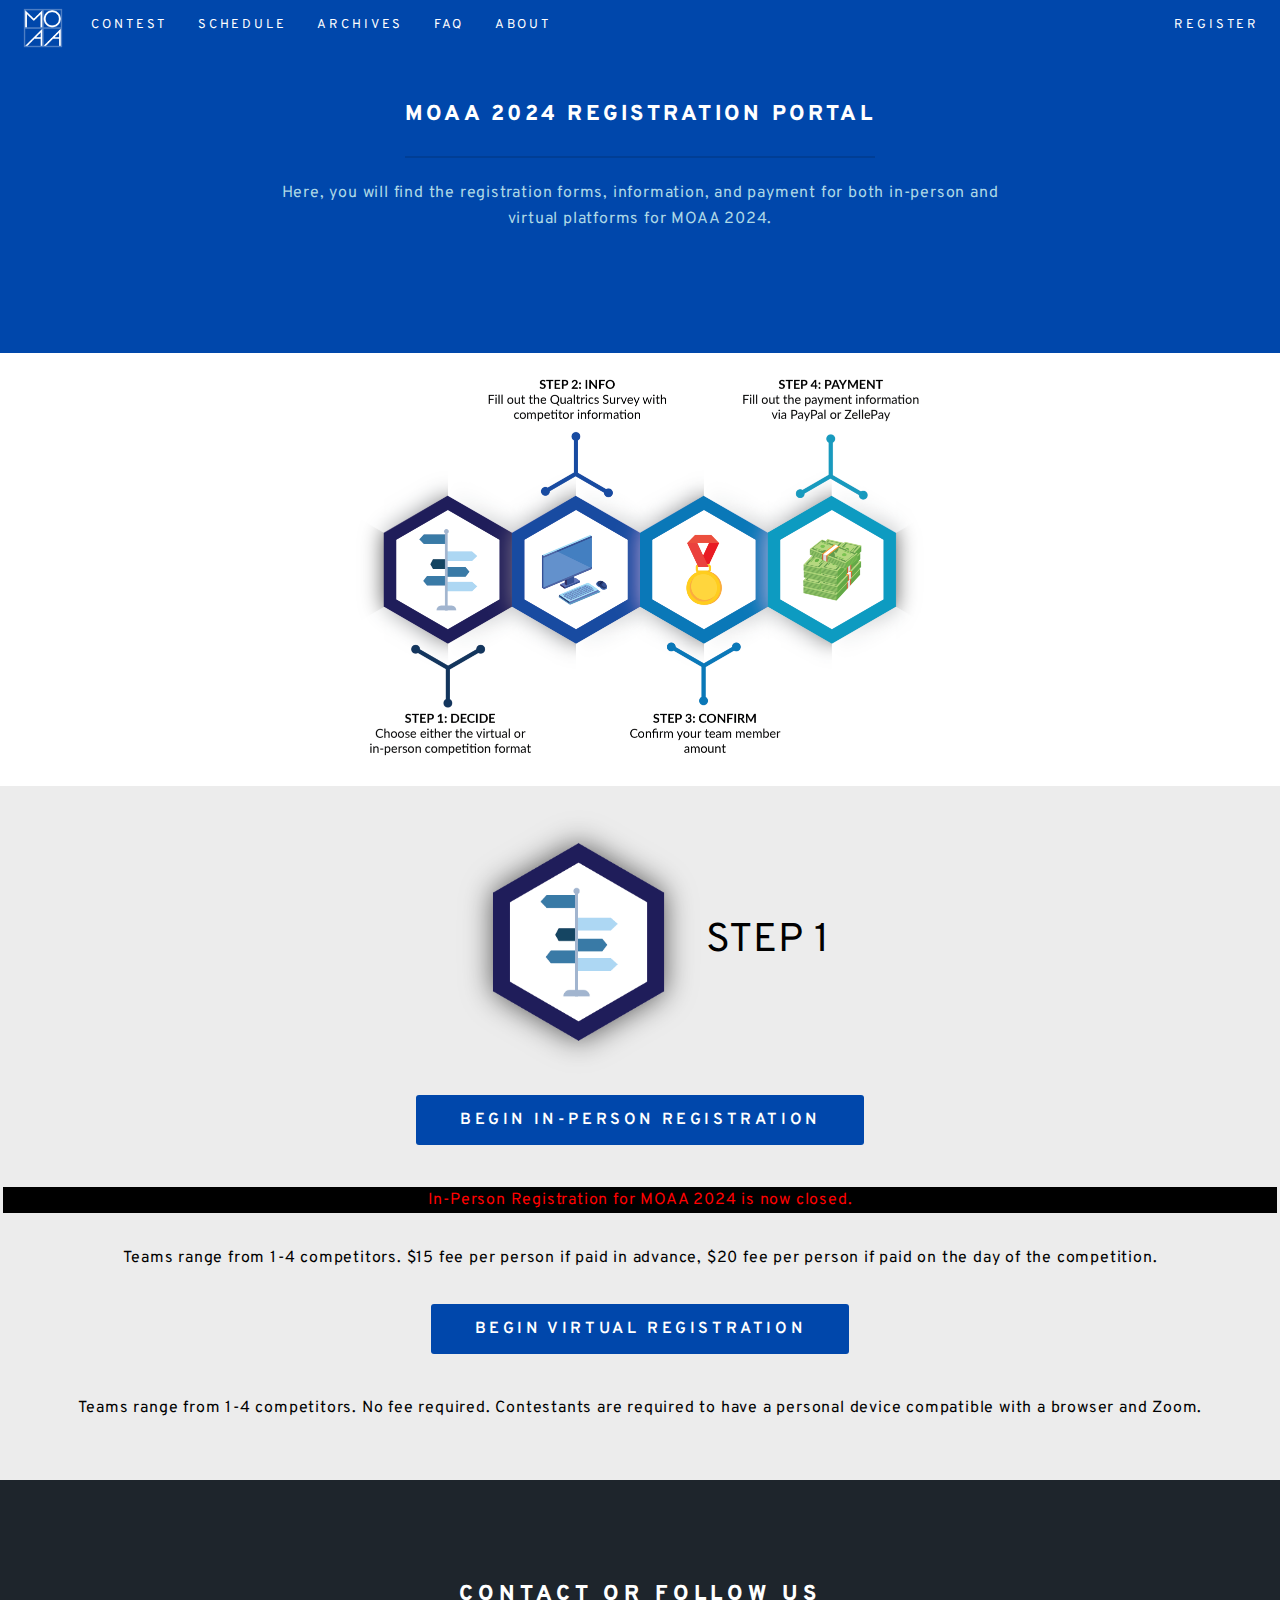
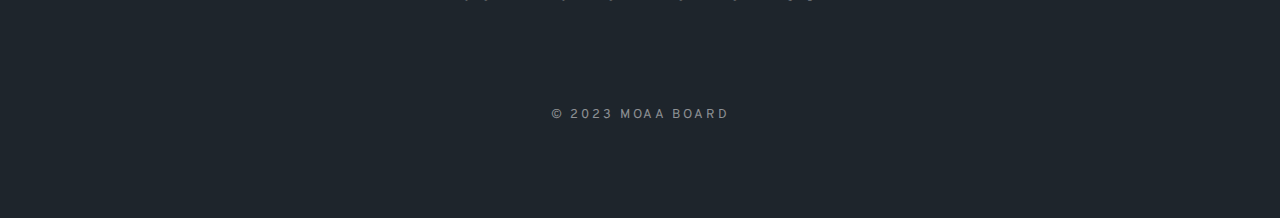
<file: register-main.html>
<!DOCTYPE html>
<html>
  <head>
    <link
      href="https://fonts.googleapis.com/css2?family=Overpass:wght@600&display=swap"
      rel="stylesheet"
    />
    <link
      href="https://fonts.googleapis.com/css2?family=Oxygen&display=swap"
      rel="stylesheet"
    />

    <title>
MOAA - Registration Portal
</title>
    <meta charset="utf-8" />

    <!-- The icon for the website.
  Source: https://pbs.twimg.com/profile_images/139609682/twitter_picture_2_400x400.jpg-->
    <link
      rel="shortcut icon"
      type="image/png"
      href="/static/images/favicon5.png"
    />

    <!-- The style sheet for the website. -->
    <link rel="stylesheet" href="/static/css/main.css" />
    <link rel="stylesheet" href="/static/css/navbar.css" />
    <link rel="stylesheet" href="/static/css/portal.css" />
    <link rel="stylesheet" href="/static/css/faq.css">
  

    
    

    <!-- The Font Awesome Stylesheet -->
    <link
      rel="stylesheet"
      href="https://use.fontawesome.com/releases/v5.8.1/css/all.css"
      integrity="sha384-50oBUHEmvpQ+1lW4y57PTFmhCaXp0ML5d60M1M7uH2+nqUivzIebhndOJK28anvf"
      crossorigin="anonymous"
    />

    <!-- Global site tag (gtag.js) - Google Analytics -->
    <script
      async
      src="https://www.googletagmanager.com/gtag/js?id=UA-120912424-3"
    ></script>
    <script>
      window.dataLayer = window.dataLayer || [];

      function gtag() {
        dataLayer.push(arguments);
      }
      gtag("js", new Date());
      gtag("config", "UA-120912424-3");

      var index = "/";

      // var countDownDate = new Date("Oct 8, 2022 12:50:00").getTime();
      // var x = setInterval(function() {
      //   var now = new Date().getTime();
      //   var distance = countDownDate - now;
      //   var days = Math.floor(distance / (1000 * 60 * 60 * 24));
      //   var hours = Math.floor((distance % (1000 * 60 * 60 * 24)) / (1000 * 60 * 60));
      //   var minutes = Math.floor((distance % (1000 * 60 * 60)) / (1000 * 60));
      //   var seconds = Math.floor((distance % (1000 * 60)) / 1000);
      //   document.getElementById("demo").innerHTML = minutes + "m " + seconds + "s ";

      //   if (distance < 0) {
      //     clearInterval(x);
      //     document.getElementById("demo").innerHTML = "EXPIRED";
      //   }
      // }, 1000);
    </script>

    <!-- JavaScript common to all MOAA pages. -->
    <script src="/static/js/jquery.min.js"></script>
    <script src="/static/js/jquery.scrollex.min.js"></script>
    <script src="/static/js/jquery.scrolly.min.js"></script>
    <script src="/static/js/util.js"></script>
    <script src="/static/js/skel.min.js"></script>
    <script src="/static/js/main.js"></script>

     

    <!-- Compatibility -->
    <meta
      content="width=device-width, initial-scale=1, maximum-scale=1, user-scalable=no"
      name="viewport"
    />
  </head>

  <body class="landing">
    <div id="page-wrapper">
      <header id="header" class="style3">
        <nav id="nav2">
          <ul>
            <li>
              <a href="/register-main.html" style="display: inline" class="more"
                >Register</a
              >
            </li>
          </ul>
        </nav>
        
        <nav id="nav">
          <ul>
            <li>
              <a class="menuToggle" href="#menu"><span></span></a>
              <div id="menu">
                <ul>
                  <li><a class="more" href="/">Home</a></li>
                  <li>
                    <a class="more scrolly" href="/contest"
                      >Contest</a
                    >
                  </li>
                  <li>
                    <a class="more" href="/schedule">Schedule</a>
                  </li>
                  <li>
                    <a class="more" href="/archives">Archives</a>
                  </li>
                  <li><a class="more" href="/faq">FAQ</a></li>
                  <li><a class="more" href="/about">About</a></li>
                  <!-- <li><a class="more" href="">Livestream</a></li> -->
                   
                  <li>
                    <a class="more scrolly" href="#contact-us">Contact Us</a>
                  </li>
                  <li>
                    <a href="/register-main.html" class="more">Register</a>
                  </li>
                </ul>
              </div>
            </li>
            <li><a class="more" href="/contest">Contest</a></li>
            <li><a class="more" href="/schedule">Schedule</a></li>
            <li><a class="more" href="/archives">Archives</a></li>
            <li><a class="more" href="/faq">FAQ</a></li>
            <li><a class="more" href="/about">About</a></li>
            
            <!-- <li><a class="more" href="">Livestream</a></li> -->
          </ul>
        </nav>
      </header>

      
    <section class="wrapper style1 special" id="welcome">
      <div class="inner">
        <header class="major">
          
          <h2>MOAA 2024 Registration Portal</h2>
          <p class="align-center">
            Here, you will find the registration forms, information, and payment for both in-person and virtual platforms for MOAA 2024.
          </p>
          
        </header>
      </div>
    </section>
    <section class="pricing-banner">

      <img src="/static/images/MOAA_PricingBanner.png" alt="MOAA Pricing Flowchart" id="pricing-banner">
    </section>


        <div class="inner pricing-banner-1">
          <header class="major centerThis">
            <div class="faq centerThis">
              <div class="pricing-container">
                <img src="/static/images/Step1_MOAA.png" alt="MOAA Step 1 Pricing Flowchart" id="pricing-banner-1">
                <div class="pricing-header">
                  <br>
                  <br>
                  <br>
                  
                  <p class="black">STEP 1</p>
                </div>
                
              </div>
               <ul class="actions">
                   <li><a href="/register-inperson.html" class="button special" target="" id="register-button-2022" >Begin In-Person Registration</a></li>
               </ul>
               <p class="red">In-Person Registration for MOAA 2024 is now closed.</p>
               <p class="black">Teams range from 1-4 competitors. $15 fee per person if paid in advance, $20 fee per person if paid on the day of the competition.</p>
              

               <ul class="actions">
                   <li><a href="/register-virtual.html" class="button special" target="" id="register-button-2022">Begin Virtual Registration</a></li>
               </ul>
              <p class="black">Teams range from 1-4 competitors. No fee required. Contestants are required to have a personal device compatible with a browser and Zoom.</p>
            </div> 
          </header>
        </div>





      <!-- <section class="wrapper style4" id="acknowledgements">
      <div class="inner">
        <header>
          <h2>Acknowledgements</h2>
          <p>This competition was made possible by an Abbot Grant from the Abbot Academy Fund, our sponsors — Art of Problem Solving, Russian School of Math, and Expii — faculty members, and many student volunteers.</p>
          <p>If you are interested in giving to and supporting future endeavors by Phillips Academy Andover, please peruse the "Donate" button to your right.</p>
        </header>
        <ul class="actions vertical">
          <li> <a class="button fit special" href="/static/archives/2019/2019-comp-contributors.pdf">Contributors</a> </li>
          <li> <a class="button fit" data-method="get" href="https://www.andover.edu/giving">Donate</a> </li>
        </ul>
      </div>
    </section> -->

      <footer id="contact-us">
        <h2>Contact or Follow Us</h2>
        <ul class="icons">
          <li>
            <a
              target="_blank"
              class="icon fas fa-envelope-open-text"
              href="mailto:director@andovermathopen.com"
              title="Email us!"
            ></a>
          </li>
          <li>
            <a
              target="_blank"
              class="icon fab fa-facebook"
              href="https://www.facebook.com/Math-Open-At-Andover-447859368975549/"
              title="Find us on Facebook!"
            ></a>
          </li>
          <li>
            <a
              target="_blank"
              class="icon fab fa-instagram"
              href="https://www.instagram.com/mathandover/"
              title="Find us on Instagram!"
            ></a>
          </li>
          <li>
            <a
              target="_blank"
              class="icon fa fa-cubes"
              href="https://artofproblemsolving.com/community/c5h2248922_sign_up_for_moaa_2020"
              title="Find us on AOPS!"
            ></a>
          </li>
          <li>
            <a
              target="_blank"
              class="icon fab fa-discord"
              href="https://discord.gg/f87E8Jt"
              title="Join us on Discord!"
            ></a>
          </li>
        </ul>
        <ul class="copyright">
          <li>&copy; 2023 MOAA Board</li>
        </ul>
      </footer>
    </div>
  </body>
</html>
</file>
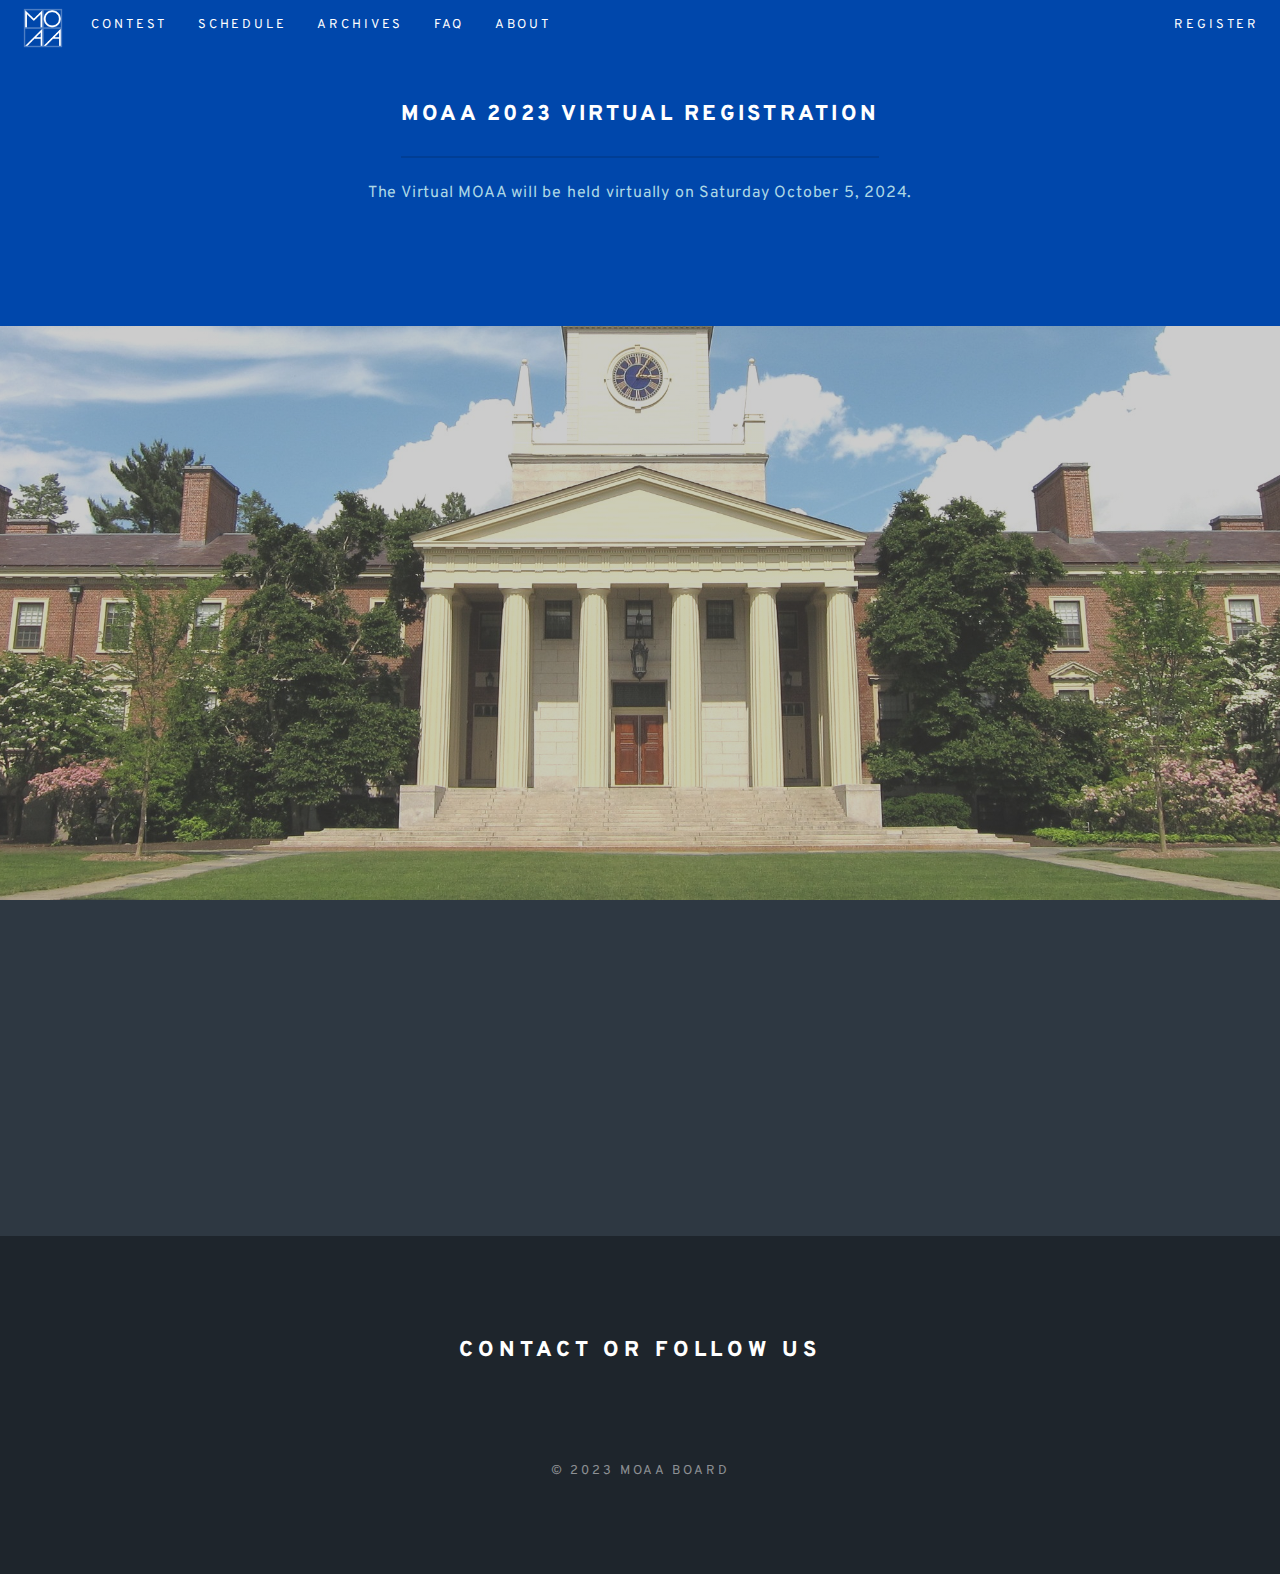
<file: register-virtual.html>
<!DOCTYPE html>
<html>
  <head>
    <link
      href="https://fonts.googleapis.com/css2?family=Overpass:wght@600&display=swap"
      rel="stylesheet"
    />
    <link
      href="https://fonts.googleapis.com/css2?family=Oxygen&display=swap"
      rel="stylesheet"
    />

    <title>
MOAA - Virtual Registration
</title>
    <meta charset="utf-8" />

    <!-- The icon for the website.
  Source: https://pbs.twimg.com/profile_images/139609682/twitter_picture_2_400x400.jpg-->
    <link
      rel="shortcut icon"
      type="image/png"
      href="/static/images/favicon5.png"
    />

    <!-- The style sheet for the website. -->
    <link rel="stylesheet" href="/static/css/main.css" />
    <link rel="stylesheet" href="/static/css/navbar.css" />
    <link rel="stylesheet" href="/static/css/portal.css" />
    <link rel="stylesheet" href="/static/css/faq.css">
  

    
    

    <!-- The Font Awesome Stylesheet -->
    <link
      rel="stylesheet"
      href="https://use.fontawesome.com/releases/v5.8.1/css/all.css"
      integrity="sha384-50oBUHEmvpQ+1lW4y57PTFmhCaXp0ML5d60M1M7uH2+nqUivzIebhndOJK28anvf"
      crossorigin="anonymous"
    />

    <!-- Global site tag (gtag.js) - Google Analytics -->
    <script
      async
      src="https://www.googletagmanager.com/gtag/js?id=UA-120912424-3"
    ></script>
    <script>
      window.dataLayer = window.dataLayer || [];

      function gtag() {
        dataLayer.push(arguments);
      }
      gtag("js", new Date());
      gtag("config", "UA-120912424-3");

      var index = "/";

      // var countDownDate = new Date("Oct 8, 2022 12:50:00").getTime();
      // var x = setInterval(function() {
      //   var now = new Date().getTime();
      //   var distance = countDownDate - now;
      //   var days = Math.floor(distance / (1000 * 60 * 60 * 24));
      //   var hours = Math.floor((distance % (1000 * 60 * 60 * 24)) / (1000 * 60 * 60));
      //   var minutes = Math.floor((distance % (1000 * 60 * 60)) / (1000 * 60));
      //   var seconds = Math.floor((distance % (1000 * 60)) / 1000);
      //   document.getElementById("demo").innerHTML = minutes + "m " + seconds + "s ";

      //   if (distance < 0) {
      //     clearInterval(x);
      //     document.getElementById("demo").innerHTML = "EXPIRED";
      //   }
      // }, 1000);
    </script>

    <!-- JavaScript common to all MOAA pages. -->
    <script src="/static/js/jquery.min.js"></script>
    <script src="/static/js/jquery.scrollex.min.js"></script>
    <script src="/static/js/jquery.scrolly.min.js"></script>
    <script src="/static/js/util.js"></script>
    <script src="/static/js/skel.min.js"></script>
    <script src="/static/js/main.js"></script>

     

    <!-- Compatibility -->
    <meta
      content="width=device-width, initial-scale=1, maximum-scale=1, user-scalable=no"
      name="viewport"
    />
  </head>

  <body class="landing">
    <div id="page-wrapper">
      <header id="header" class="style3">
        <nav id="nav2">
          <ul>
            <li>
              <a href="/register-main.html" style="display: inline" class="more"
                >Register</a
              >
            </li>
          </ul>
        </nav>
        
        <nav id="nav">
          <ul>
            <li>
              <a class="menuToggle" href="#menu"><span></span></a>
              <div id="menu">
                <ul>
                  <li><a class="more" href="/">Home</a></li>
                  <li>
                    <a class="more scrolly" href="/contest"
                      >Contest</a
                    >
                  </li>
                  <li>
                    <a class="more" href="/schedule">Schedule</a>
                  </li>
                  <li>
                    <a class="more" href="/archives">Archives</a>
                  </li>
                  <li><a class="more" href="/faq">FAQ</a></li>
                  <li><a class="more" href="/about">About</a></li>
                  <!-- <li><a class="more" href="">Livestream</a></li> -->
                   
                  <li>
                    <a class="more scrolly" href="#contact-us">Contact Us</a>
                  </li>
                  <li>
                    <a href="/register-main.html" class="more">Register</a>
                  </li>
                </ul>
              </div>
            </li>
            <li><a class="more" href="/contest">Contest</a></li>
            <li><a class="more" href="/schedule">Schedule</a></li>
            <li><a class="more" href="/archives">Archives</a></li>
            <li><a class="more" href="/faq">FAQ</a></li>
            <li><a class="more" href="/about">About</a></li>
            
            <!-- <li><a class="more" href="">Livestream</a></li> -->
          </ul>
        </nav>
      </header>

      
      <section class="wrapper style1 special" id="welcome">
      <div class="inner">
        <header class="major">
          
          <h2>MOAA 2023 Virtual Registration</h2>
          <p class="align-center">
            The Virtual MOAA will be held virtually on Saturday October 5, 2024.
          </p>

        </header>
      </div>
    </section>
    <section class="centerThis">
      <iframe src="https://8x03ggxc6m7.typeform.com/to/Yuf0tjSy" frameborder="0"></iframe>

    </section>
      
            








      <!-- <section class="wrapper style4" id="acknowledgements">
      <div class="inner">
        <header>
          <h2>Acknowledgements</h2>
          <p>This competition was made possible by an Abbot Grant from the Abbot Academy Fund, our sponsors — Art of Problem Solving, Russian School of Math, and Expii — faculty members, and many student volunteers.</p>
          <p>If you are interested in giving to and supporting future endeavors by Phillips Academy Andover, please peruse the "Donate" button to your right.</p>
        </header>
        <ul class="actions vertical">
          <li> <a class="button fit special" href="/static/archives/2019/2019-comp-contributors.pdf">Contributors</a> </li>
          <li> <a class="button fit" data-method="get" href="https://www.andover.edu/giving">Donate</a> </li>
        </ul>
      </div>
    </section> -->

      <footer id="contact-us">
        <h2>Contact or Follow Us</h2>
        <ul class="icons">
          <li>
            <a
              target="_blank"
              class="icon fas fa-envelope-open-text"
              href="mailto:director@andovermathopen.com"
              title="Email us!"
            ></a>
          </li>
          <li>
            <a
              target="_blank"
              class="icon fab fa-facebook"
              href="https://www.facebook.com/Math-Open-At-Andover-447859368975549/"
              title="Find us on Facebook!"
            ></a>
          </li>
          <li>
            <a
              target="_blank"
              class="icon fab fa-instagram"
              href="https://www.instagram.com/mathandover/"
              title="Find us on Instagram!"
            ></a>
          </li>
          <li>
            <a
              target="_blank"
              class="icon fa fa-cubes"
              href="https://artofproblemsolving.com/community/c5h2248922_sign_up_for_moaa_2020"
              title="Find us on AOPS!"
            ></a>
          </li>
          <li>
            <a
              target="_blank"
              class="icon fab fa-discord"
              href="https://discord.gg/f87E8Jt"
              title="Join us on Discord!"
            ></a>
          </li>
        </ul>
        <ul class="copyright">
          <li>&copy; 2023 MOAA Board</li>
        </ul>
      </footer>
    </div>
  </body>
</html>
</file>
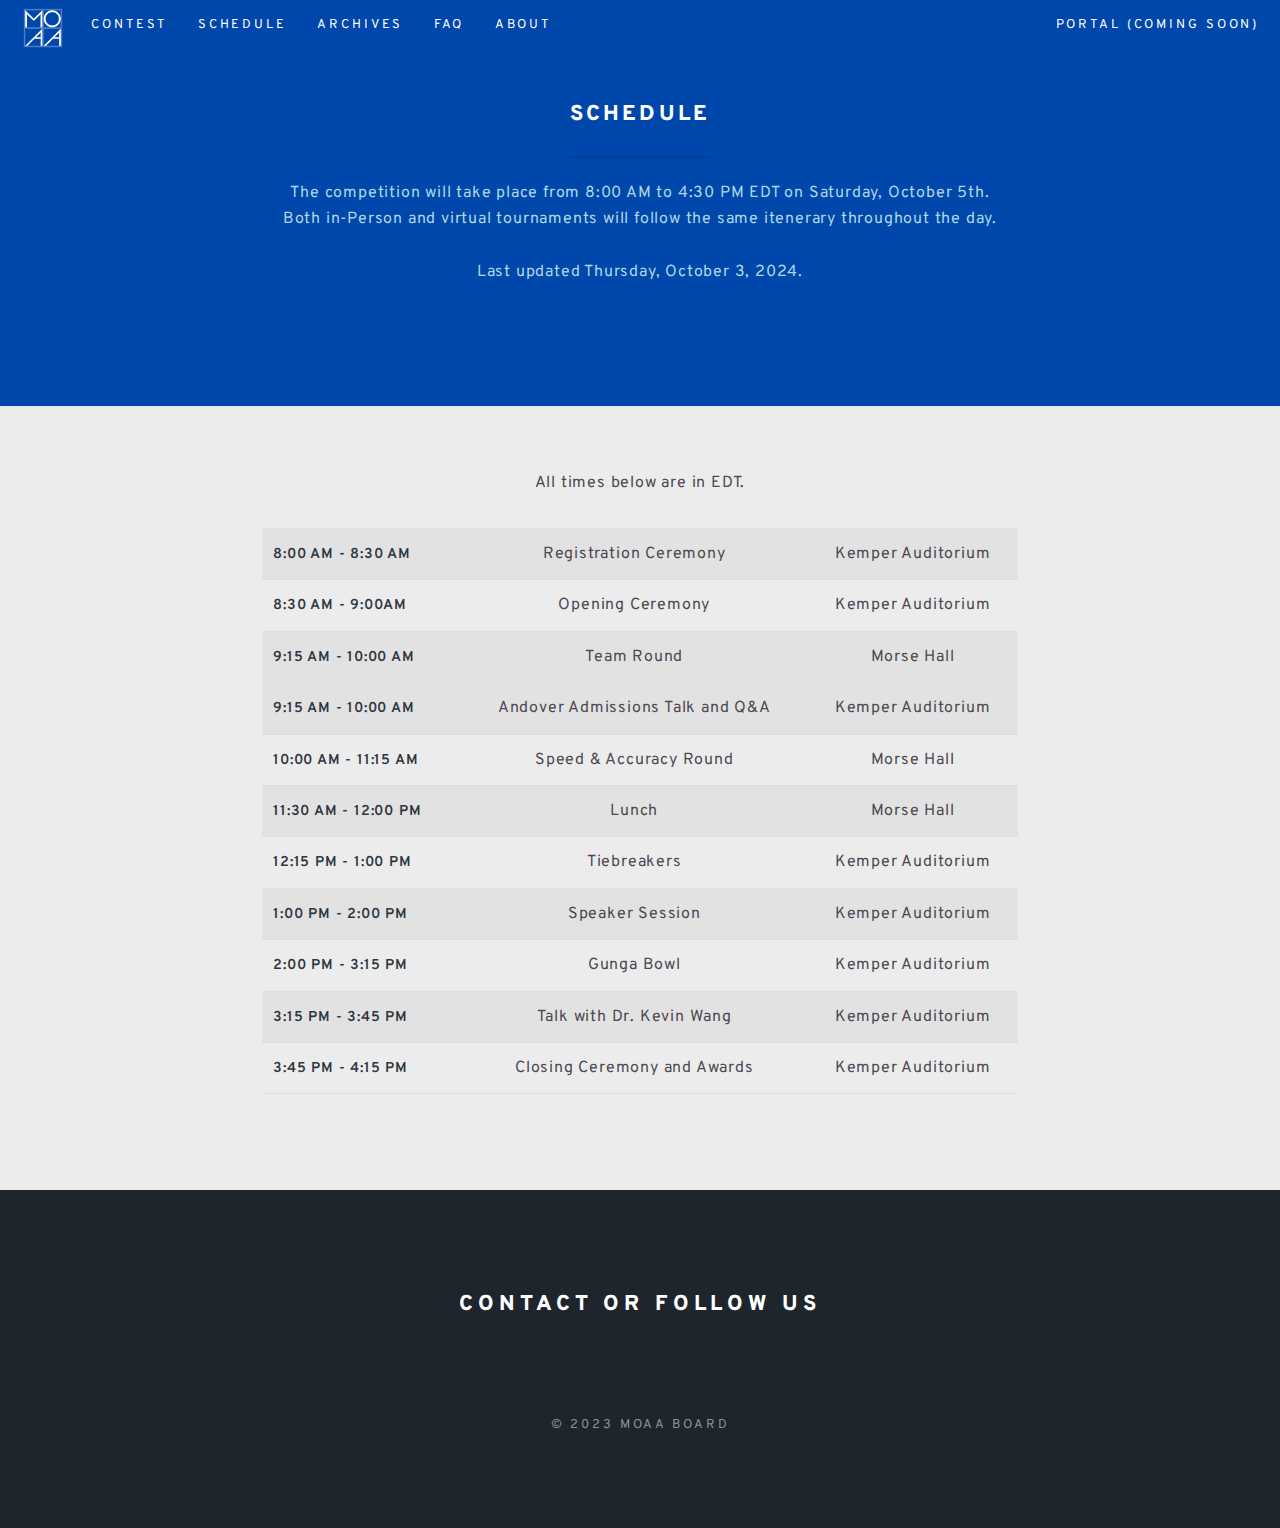
<file: schedule.html>
<!DOCTYPE html>
<html>
  <head>
    <link
      href="https://fonts.googleapis.com/css2?family=Overpass:wght@600&display=swap"
      rel="stylesheet"
    />
    <link
      href="https://fonts.googleapis.com/css2?family=Oxygen&display=swap"
      rel="stylesheet"
    />

    <title>
MOAA - Schedule
</title>
    <meta charset="utf-8" />

    <!-- The icon for the website.
  Source: https://pbs.twimg.com/profile_images/139609682/twitter_picture_2_400x400.jpg-->
    <link
      rel="shortcut icon"
      type="image/png"
      href="/static/images/favicon5.png"
    />

    <!-- The style sheet for the website. -->
    <link rel="stylesheet" href="/static/css/main.css" />
    <link rel="stylesheet" href="/static/css/navbar.css" />
    

    <!-- The Font Awesome Stylesheet -->
    <link
      rel="stylesheet"
      href="https://use.fontawesome.com/releases/v5.8.1/css/all.css"
      integrity="sha384-50oBUHEmvpQ+1lW4y57PTFmhCaXp0ML5d60M1M7uH2+nqUivzIebhndOJK28anvf"
      crossorigin="anonymous"
    />

    <!-- Global site tag (gtag.js) - Google Analytics -->
    <script
      async
      src="https://www.googletagmanager.com/gtag/js?id=UA-120912424-3"
    ></script>
    <script>
      window.dataLayer = window.dataLayer || [];

      function gtag() {
        dataLayer.push(arguments);
      }
      gtag("js", new Date());
      gtag("config", "UA-120912424-3");

      var index = "/";
    </script>

    <!-- JavaScript common to all MOAA pages. -->
    <script src="/static/js/jquery.min.js"></script>
    <script src="/static/js/jquery.scrollex.min.js"></script>
    <script src="/static/js/jquery.scrolly.min.js"></script>
    <script src="/static/js/util.js"></script>
    <script src="/static/js/skel.min.js"></script>
    <script src="/static/js/main.js"></script>

     

    <!-- Compatibility -->
    <meta
      content="width=device-width, initial-scale=1, maximum-scale=1, user-scalable=no"
      name="viewport"
    />
  </head>

  <body class="landing">
    <div id="page-wrapper">
      <header id="header" class="style3">
        <nav id="nav2">
          <ul>
            <li>
              <a href="" style="display: inline" class="more"
                >Portal (Coming Soon)</a
              >
            </li>
          </ul>
        </nav>
        
        <nav id="nav">
          <ul>
            <li>
              <a class="menuToggle" href="#menu"><span></span></a>
              <div id="menu">
                <ul>
                  <li><a class="more" href="/">Home</a></li>
                  <li>
                    <a class="more scrolly" href="/contest"
                      >Contest</a
                    >
                  </li>
                  <li>
                    <a class="more" href="/schedule">Schedule</a>
                  </li>
                  <li>
                    <a class="more" href="/archives">Archives</a>
                  </li>
                  <li><a class="more" href="/faq">FAQ</a></li>
                  <li><a class="more" href="/about">About</a></li>
                  <!-- <li><a class="more" href="">Livestream</a></li> -->
                   
                  <li>
                    <a class="more scrolly" href="#contact-us">Contact Us</a>
                  </li>
                  <li>
                    <a href="" class="more">Portal (Coming Soon)</a>
                  </li>
                </ul>
              </div>
            </li>
            <li><a class="more" href="/contest">Contest</a></li>
            <li><a class="more" href="/schedule">Schedule</a></li>
            <li><a class="more" href="/archives">Archives</a></li>
            <li><a class="more" href="/faq">FAQ</a></li>
            <li><a class="more" href="/about">About</a></li>
            
            <!-- <li><a class="more" href="">Livestream</a></li> -->
          </ul>
        </nav>
      </header>

      
    <section class="wrapper style1 special" id="welcome">
      <div class="inner">
        <header class="major">
          <h2>Schedule</h2>
          <p class="align-center">
            The competition will take place from 8:00 AM to
            4:30 PM EDT on Saturday, October 5th. Both in-Person and virtual tournaments will
            follow the same itenerary throughout the day.
            <br>
            <br>
            Last updated Thursday, October 3, 2024.
          </p>
        </header>
      </div>
    </section>

    <section class="wrapper alt style5" id="contest">
      <section class="spotlight">
        <div class="content">
          <!-- <h2 class="centerThis">Schedule</h2>
          <p>
            The competition will be held from 10:30 AM to
            7:00 PM EDT on Saturday, October 16th.
          </p> -->
          <p> All times below are in EDT. </p>
          <table>
            <tr>
              <th>8:00 AM - 8:30 AM</th>
              <td>Registration Ceremony</td>
              <td>Kemper Auditorium</td>
            </tr>
            <tr>
              <th>8:30 AM - 9:00AM</th>
              <td>Opening Ceremony</td>
              <td>Kemper Auditorium</td>
            </tr>
            <tr>
              <th>9:15 AM - 10:00 AM</th>
              <td>Team Round</td>
              <td>Morse Hall</td>
            </tr>
            <tr></tr>
              <th>9:15 AM - 10:00 AM</th>
              <td>Andover Admissions Talk and Q&A</td>
              <td>Kemper Auditorium</td>
            </tr>
            <tr>
              <th>10:00 AM - 11:15 AM</th>
              <td>Speed & Accuracy Round</td>
              <td>Morse Hall</td>
            </tr>
            <tr>
              <th>11:30 AM - 12:00 PM</td>
              <td>Lunch</td>
              <td>Morse Hall</td>
            </tr>
            <tr>
              <th>12:15 PM - 1:00 PM</th>
              <td>Tiebreakers</td>
              <td>Kemper Auditorium</td>
            </tr>
            <tr>
              <th>1:00 PM - 2:00 PM</th>
              <td>Speaker Session</td>
              <td>Kemper Auditorium</td>
            </tr>
            <tr>
              <th>2:00 PM - 3:15 PM</th>
              <td>Gunga Bowl</td>
              <td>Kemper Auditorium</td>
            </tr>
            <tr>
              <th>3:15 PM - 3:45 PM</th>
              <td>Talk with Dr. Kevin Wang</td>
              <td>Kemper Auditorium</td>
            </tr>

            <tr>
              <th>3:45 PM - 4:15 PM</th>
              <td>Closing Ceremony and Awards</td>
              <td>Kemper Auditorium</td>
            </tr>
            <!-- <tr>
              <th>5:15 PM</th>
              <td><a href="https://daily.poshenloh.com/courses/problem-review-session-MOAA">Problem Discussion with Prof. Po-Shen Loh</a></td>
            </tr> -->
          </table>
        </div>
      </section>
    </section>


      <!-- <section class="wrapper style4" id="acknowledgements">
      <div class="inner">
        <header>
          <h2>Acknowledgements</h2>
          <p>This competition was made possible by an Abbot Grant from the Abbot Academy Fund, our sponsors — Art of Problem Solving, Russian School of Math, and Expii — faculty members, and many student volunteers.</p>
          <p>If you are interested in giving to and supporting future endeavors by Phillips Academy Andover, please peruse the "Donate" button to your right.</p>
        </header>
        <ul class="actions vertical">
          <li> <a class="button fit special" href="/static/archives/2019/2019-comp-contributors.pdf">Contributors</a> </li>
          <li> <a class="button fit" data-method="get" href="https://www.andover.edu/giving">Donate</a> </li>
        </ul>
      </div>
    </section> -->

      <footer id="contact-us">
        <h2>Contact or Follow Us</h2>
        <ul class="icons">
          <li>
            <a
              target="_blank"
              class="icon fas fa-envelope-open-text"
              href="mailto:director@andovermathopen.com"
              title="Email us!"
            ></a>
          </li>
          <li>
            <a
              target="_blank"
              class="icon fab fa-facebook"
              href="https://www.facebook.com/Math-Open-At-Andover-447859368975549/"
              title="Find us on Facebook!"
            ></a>
          </li>
          <li>
            <a
              target="_blank"
              class="icon fab fa-instagram"
              href="https://www.instagram.com/mathandover/"
              title="Find us on Instagram!"
            ></a>
          </li>
          <li>
            <a
              target="_blank"
              class="icon fa fa-cubes"
              href="https://artofproblemsolving.com/community/c5h2248922_sign_up_for_moaa_2020"
              title="Find us on AOPS!"
            ></a>
          </li>
          <li>
            <a
              target="_blank"
              class="icon fab fa-discord"
              href="https://discord.gg/f87E8Jt"
              title="Join us on Discord!"
            ></a>
          </li>
        </ul>
        <ul class="copyright">
          <li>&copy; 2023 MOAA Board</li>
        </ul>
      </footer>
    </div>
  </body>
</html>
</file>
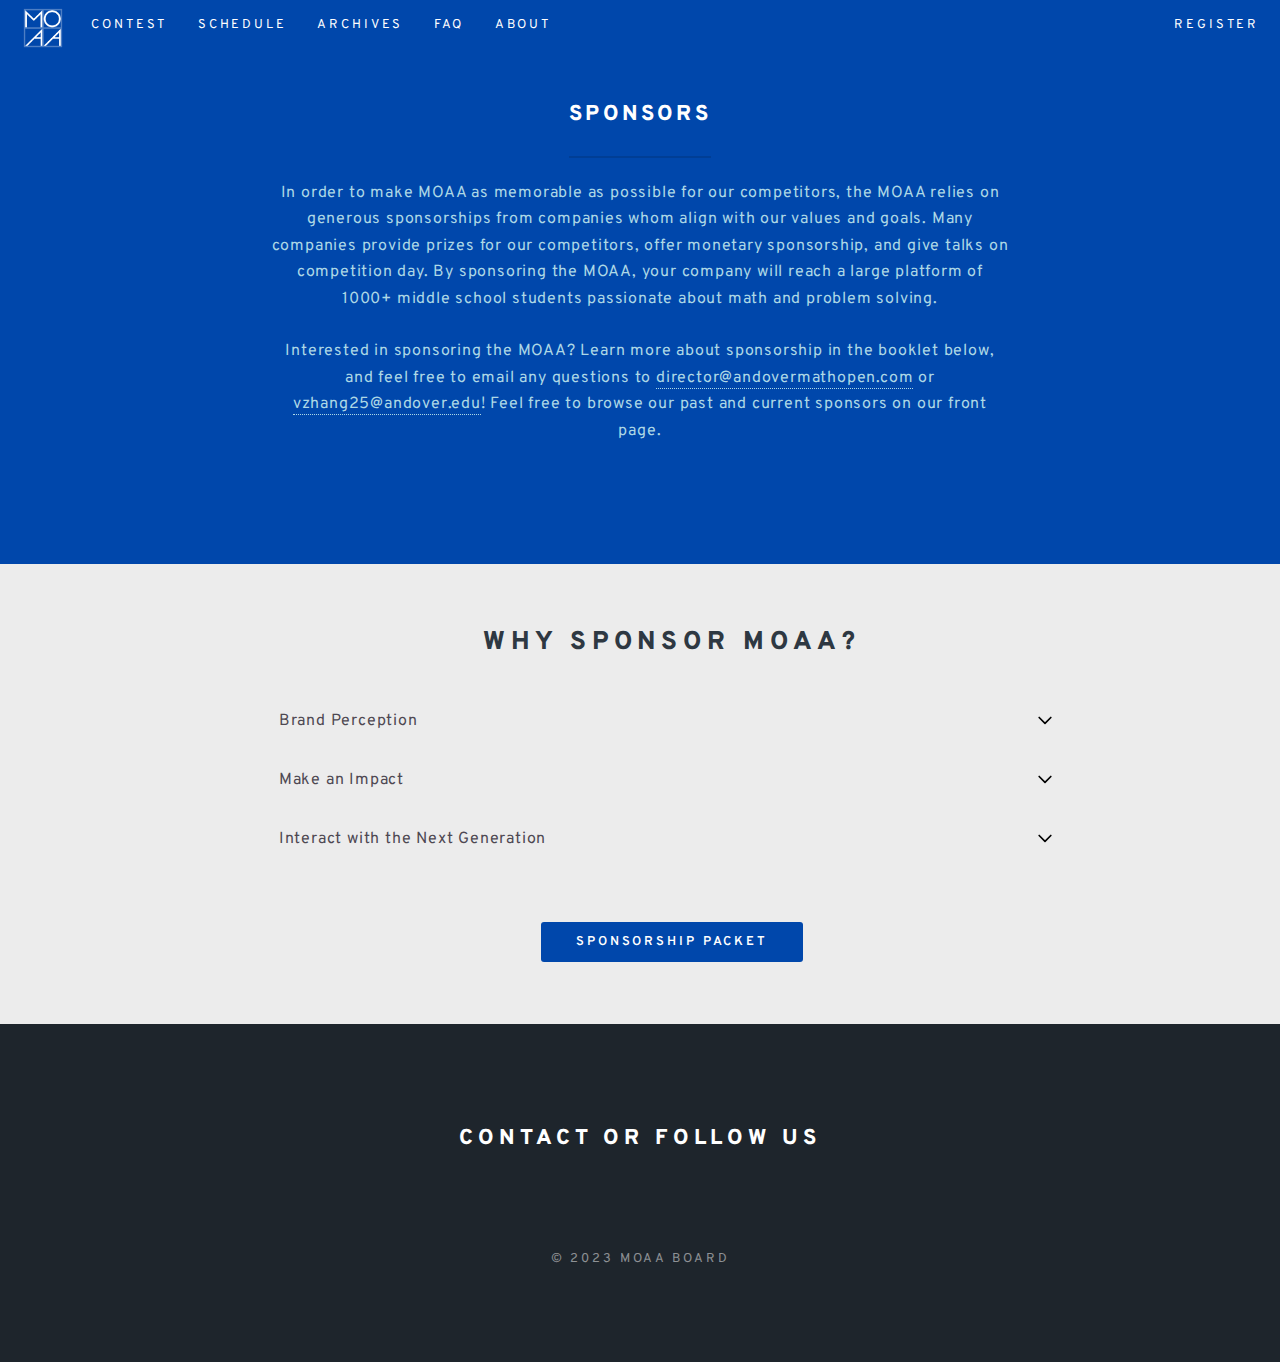
<file: sponsors.html>
<!DOCTYPE html>
<html>
  <head>
    <link
      href="https://fonts.googleapis.com/css2?family=Overpass:wght@600&display=swap"
      rel="stylesheet"
    />
    <link
      href="https://fonts.googleapis.com/css2?family=Oxygen&display=swap"
      rel="stylesheet"
    />

    <title>
MOAA - Sponsor Us
</title>
    <meta charset="utf-8" />

    <!-- The icon for the website.
  Source: https://pbs.twimg.com/profile_images/139609682/twitter_picture_2_400x400.jpg-->
    <link
      rel="shortcut icon"
      type="image/png"
      href="/static/images/favicon5.png"
    />

    <!-- The style sheet for the website. -->
    <link rel="stylesheet" href="/static/css/main.css" />
    <link rel="stylesheet" href="/static/css/navbar.css" />
    <link rel="stylesheet" href="/static/css/faq.css">
    

    <!-- The Font Awesome Stylesheet -->
    <link
      rel="stylesheet"
      href="https://use.fontawesome.com/releases/v5.8.1/css/all.css"
      integrity="sha384-50oBUHEmvpQ+1lW4y57PTFmhCaXp0ML5d60M1M7uH2+nqUivzIebhndOJK28anvf"
      crossorigin="anonymous"
    />

    <!-- Global site tag (gtag.js) - Google Analytics -->
    <script
      async
      src="https://www.googletagmanager.com/gtag/js?id=UA-120912424-3"
    ></script>
    <script>
      window.dataLayer = window.dataLayer || [];

      function gtag() {
        dataLayer.push(arguments);
      }
      gtag("js", new Date());
      gtag("config", "UA-120912424-3");

      var index = "/";
    </script>

    <!-- JavaScript common to all MOAA pages. -->
    <script src="/static/js/jquery.min.js"></script>
    <script src="/static/js/jquery.scrollex.min.js"></script>
    <script src="/static/js/jquery.scrolly.min.js"></script>
    <script src="/static/js/util.js"></script>
    <script src="/static/js/skel.min.js"></script>
    <script src="/static/js/main.js"></script>

     

    <!-- Compatibility -->
    <meta
      content="width=device-width, initial-scale=1, maximum-scale=1, user-scalable=no"
      name="viewport"
    />
  </head>

  <body class="landing">
    <div id="page-wrapper">
      <header id="header" class="style3">
        <nav id="nav2">
          <ul>
            <li>
              <a href="register-main.html" style="display: inline" class="more"
                >Register</a
              >
            </li>
          </ul>
        </nav>
        
        <nav id="nav">
          <ul>
            <li>
              <a class="menuToggle" href="#menu"><span></span></a>
              <div id="menu">
                <ul>
                  <li><a class="more" href="/">Home</a></li>
                  <li>
                    <a class="more scrolly" href="/contest"
                      >Contest</a
                    >
                  </li>
                  <li>
                    <a class="more" href="/schedule">Schedule</a>
                  </li>
                  <li>
                    <a class="more" href="/archives">Archives</a>
                  </li>
                  <li><a class="more" href="/faq">FAQ</a></li>
                  <li><a class="more" href="/about">About</a></li>
                  <!-- <li><a class="more" href="">Livestream</a></li> -->
                   
                  <li>
                    <a class="more scrolly" href="#contact-us">Contact Us</a>
                  </li>
                  <li>
                    <a href="/register-main.html" class="more">Register</a>
                  </li>
                </ul>
              </div>
            </li>
            <li><a class="more" href="/contest">Contest</a></li>
            <li><a class="more" href="/schedule">Schedule</a></li>
            <li><a class="more" href="/archives">Archives</a></li>
            <li><a class="more" href="/faq">FAQ</a></li>
            <li><a class="more" href="/about">About</a></li>
            
            <!-- <li><a class="more" href="">Livestream</a></li> -->
          </ul>
        </nav>
      </header>



    <section class="wrapper style1 special" id="welcome">
      <div class="inner">
        <header class="major">
          <h2>Sponsors</h2>
          <p class="align-center">

            In order to make MOAA as memorable as possible for our competitors, the MOAA relies on generous sponsorships from companies whom align with our values and goals. Many companies provide prizes for our competitors, offer monetary sponsorship, and give talks on competition day. By sponsoring the MOAA, your company will reach a large platform of 1000+ middle school students passionate about math and problem solving. 
            <br>
            <br>
            Interested in sponsoring the MOAA? 
            Learn more about sponsorship in the booklet below, and feel free to email any questions to 
            <a target="_blank" href="mailto:director@andovermathopen.com">
                director@andovermathopen.com</a> or <a target="_blank" href="mailto:vzhang25@andover.edu">
                    vzhang25@andover.edu</a>! Feel free to browse our past and current sponsors on our front page. 
          </p>
        </header>
      </div>
    </section>

    <div class="faq">
      <section class="wrapper alt style5">
        <section class="spotlight has-dropdown">
          <div class="content">
            <h2 class="centerThis largeh2">Why Sponsor MOAA?</h2>
            <details>
              <summary class="align-left"><p>Brand Perception</p></summary>

              <p class="align-left">
                Boost your company's brand perception with promotional
                speaking during our competition and logos on our
                website, t-shirts, and marketing material.
              </p>
            </details>
            <details>
              <summary class="align-left"><p>Make an Impact</p></summary>

              <p class="align-left">
                Provide middle schoolers of diverse demographics an
                opportunity to explore and develop their passion for
                mathematics.
              </p>
            </details>
            <details>
              <summary class="align-left"><p>Interact with the Next Generation</p></summary>

              <p class="align-left">
                The MOAA provides companies the next opportunity to
                interact with the future generation of mathematicians.
                Over the past 5 years, 8 of our top competitors have been
                invited to MOP, and dozens of others have qualified for
                competitions such as USA(J)MO and AIME. Many past
                competitors are also now attending Phillips Academy!
              </p>
            </details>

                        <br>
            <br>
            <div class="align-center">
              <ul class="actions">
                <li><a class="button special" href="{% static 'MOAA Sponsorship Packet 2023.pdf' %}" target="
                  ">Sponsorship Packet</a></li>
              </ul>
            </div>
          </div>
        </section>
      </section>
      

    </div>

      <footer id="contact-us">
        <h2>Contact or Follow Us</h2>
        <ul class="icons">
          <li>
            <a
              target="_blank"
              class="icon fas fa-envelope-open-text"
              href="mailto:director@andovermathopen.com"
              title="Email us!"
            ></a>
          </li>
          <li>
            <a
              target="_blank"
              class="icon fab fa-facebook"
              href="https://www.facebook.com/Math-Open-At-Andover-447859368975549/"
              title="Find us on Facebook!"
            ></a>
          </li>
          <li>
            <a
              target="_blank"
              class="icon fab fa-instagram"
              href="https://www.instagram.com/mathandover/"
              title="Find us on Instagram!"
            ></a>
          </li>
          <li>
            <a
              target="_blank"
              class="icon fa fa-cubes"
              href="https://artofproblemsolving.com/community/c5h2248922_sign_up_for_moaa_2020"
              title="Find us on AOPS!"
            ></a>
          </li>
          <li>
            <a
              target="_blank"
              class="icon fab fa-discord"
              href="https://discord.gg/f87E8Jt"
              title="Join us on Discord!"
            ></a>
          </li>
        </ul>
        <ul class="copyright">
          <li>&copy; 2023 MOAA Board</li>
        </ul>
      </footer>
  </body>
</html>
</file>
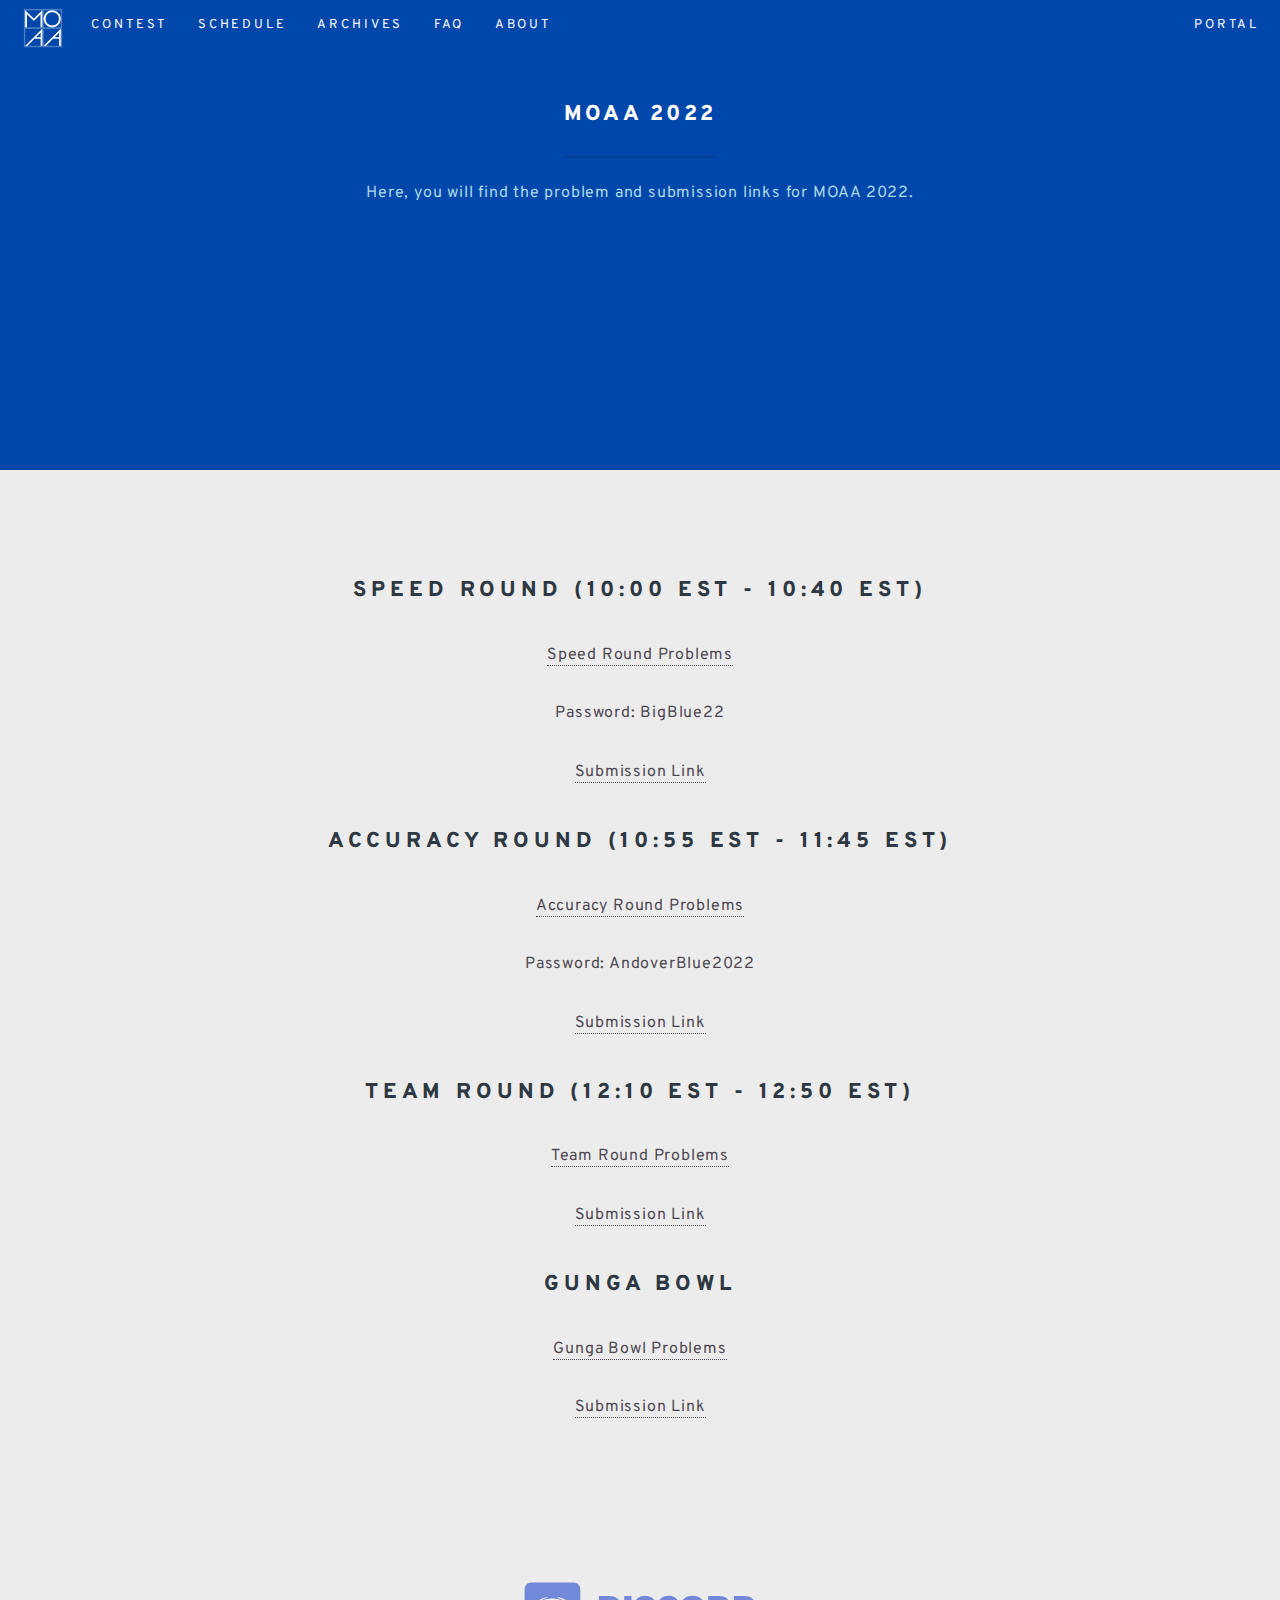
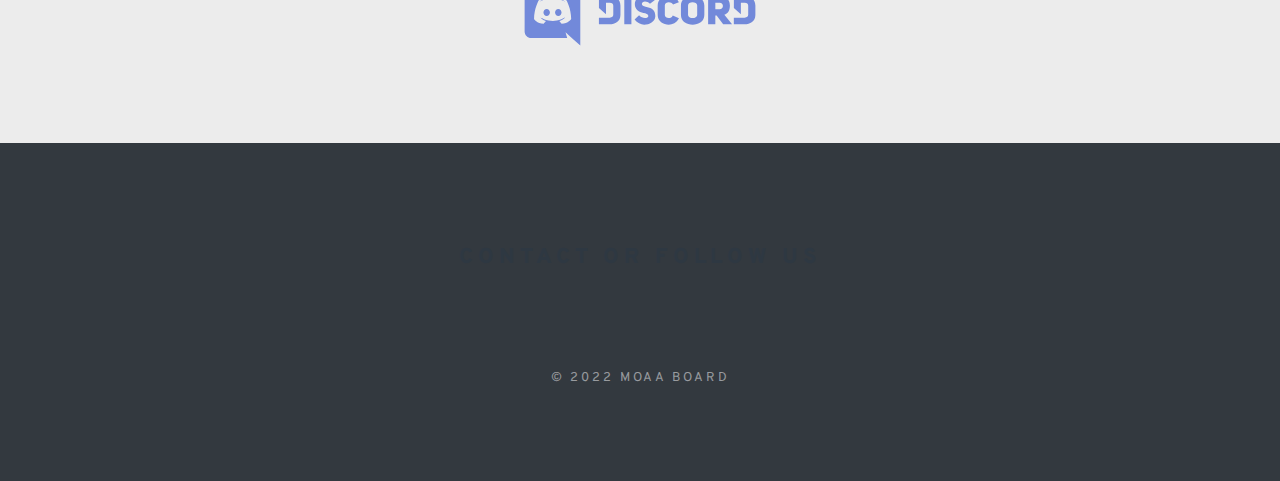
<file: test.html>
<!DOCTYPE html>
<html>
  <head>
    <link
      href="https://fonts.googleapis.com/css2?family=Overpass:wght@600&display=swap"
      rel="stylesheet"
    />
    <link
      href="https://fonts.googleapis.com/css2?family=Oxygen&display=swap"
      rel="stylesheet"
    />

    <title>
MOAA - Portal
</title>
    <meta charset="utf-8" />

    <!-- The icon for the website.
  Source: https://pbs.twimg.com/profile_images/139609682/twitter_picture_2_400x400.jpg-->
    <link
      rel="shortcut icon"
      type="image/png"
      href="/static/images/favicon5.png"
    />

    <!-- The style sheet for the website. -->
    <link rel="stylesheet" href="/static/css/main.css" />
    <link rel="stylesheet" href="/static/css/navbar.css" />
    <link rel="stylesheet" href="/static/css/portal.css" />
  

    
    

    <!-- The Font Awesome Stylesheet -->
    <link
      rel="stylesheet"
      href="https://use.fontawesome.com/releases/v5.8.1/css/all.css"
      integrity="sha384-50oBUHEmvpQ+1lW4y57PTFmhCaXp0ML5d60M1M7uH2+nqUivzIebhndOJK28anvf"
      crossorigin="anonymous"
    />

    <!-- Global site tag (gtag.js) - Google Analytics -->
    <script
      async
      src="https://www.googletagmanager.com/gtag/js?id=UA-120912424-3"
    ></script>
    <script>
      window.dataLayer = window.dataLayer || [];

      function gtag() {
        dataLayer.push(arguments);
      }
      gtag("js", new Date());
      gtag("config", "UA-120912424-3");

      var index = "/";

      var countDownDate = new Date("Oct 8, 2022 11:45:00").getTime();
      var x = setInterval(function() {
        var now = new Date().getTime();
        var distance = countDownDate - now;
        var days = Math.floor(distance / (1000 * 60 * 60 * 24));
        var hours = Math.floor((distance % (1000 * 60 * 60 * 24)) / (1000 * 60 * 60));
        var minutes = Math.floor((distance % (1000 * 60 * 60)) / (1000 * 60));
        var seconds = Math.floor((distance % (1000 * 60)) / 1000);
        document.getElementById("demo").innerHTML = minutes + "m " + seconds + "s ";

        if (distance < 0) {
          clearInterval(x);
          document.getElementById("demo").innerHTML = "EXPIRED";
        }
      }, 1000);
    </script>

    <!-- JavaScript common to all MOAA pages. -->
    <script src="/static/js/jquery.min.js"></script>
    <script src="/static/js/jquery.scrollex.min.js"></script>
    <script src="/static/js/jquery.scrolly.min.js"></script>
    <script src="/static/js/util.js"></script>
    <script src="/static/js/skel.min.js"></script>
    <script src="/static/js/main.js"></script>

     

    <!-- Compatibility -->
    <meta
      content="width=device-width, initial-scale=1, maximum-scale=1, user-scalable=no"
      name="viewport"
    />
  </head>

  <body class="landing">
    <div id="page-wrapper">
      <header id="header" class="style3">
        <nav id="nav2">
          <ul>
            <li>
              <a href="/portal" style="display: inline" class="more"
                >Portal</a
              >
            </li>
          </ul>
        </nav>
        
        <nav id="nav">
          <ul>
            <li>
              <a class="menuToggle" href="#menu"><span></span></a>
              <div id="menu">
                <ul>
                  <li><a class="more" href="/">Home</a></li>
                  <li>
                    <a class="more scrolly" href="/contest"
                      >Contest</a
                    >
                  </li>
                  <li>
                    <a class="more" href="/schedule">Schedule</a>
                  </li>
                  <li>
                    <a class="more" href="/archives">Archives</a>
                  </li>
                  <li><a class="more" href="/faq">FAQ</a></li>
                  <li><a class="more" href="/about">About</a></li>
                  <!-- <li><a class="more" href="">Livestream</a></li> -->
                   
                  <li>
                    <a class="more scrolly" href="#contact-us">Contact Us</a>
                  </li>
                  <li>
                    <a href="/portal" class="more">Portal</a>
                  </li>
                </ul>
              </div>
            </li>
            <li><a class="more" href="/contest">Contest</a></li>
            <li><a class="more" href="/schedule">Schedule</a></li>
            <li><a class="more" href="/archives">Archives</a></li>
            <li><a class="more" href="/faq">FAQ</a></li>
            <li><a class="more" href="/about">About</a></li>
            
            <!-- <li><a class="more" href="">Livestream</a></li> -->
          </ul>
        </nav>
      </header>

      

      <section class="wrapper style1 special" id="welcome">
      <div class="inner">
        <header class="major">
          
          <h2>MOAA 2022</h2>
          <p class="align-center">
            Here, you will find the problem and submission links for MOAA 2022.
          </p>
          <p id="demo" class="align-center"></p>
        </header>
      </div>
    </section>
    <section class="wrapper alt style5">
      <section class="spotlight">
        <div class="content" style="text-align: center">
          <h2 class="centerThis">Speed Round (10:00 EST - 10:40 EST)</h2>
          <p class="align-left">
            <p><a href="/static/MOAA_2022___Speed_Round.pdf" target="_blank">Speed Round Problems</a></p>
            <p>Password: BigBlue22</p>
            <p><a href="https://forms.gle/Lpa7vakraBrjJ8Yq8" target="_blank">Submission Link</a></p>
          </p>
          <h2 class="centerThis">Accuracy Round (10:55 EST - 11:45 EST)</h2>
          <p class="align-left">
            <p><a href="/static/MOAA_2022___Accuracy_Round.pdf" target="_blank">Accuracy Round Problems</a></p>
            <p>Password: AndoverBlue2022</p>
            <p><a href="https://forms.gle/iaN5U7W6cBmKCxBW7" target="_blank">Submission Link</a></p>
          </p>
          <h2 class="centerThis">Team Round (12:10 EST - 12:50 EST)</h2>
          <p class="align-left">
            <p><a href="/static/MOAA_2022___Team_Round.pdf" target="_blank">Team Round Problems</a></p>
            <p><a href="https://forms.gle/BfbCGEqspUiJh7nCA" target="_blank">Submission Link</a></p>
          </p>
          <h2 class="centerThis">Gunga Bowl</h2>
          <p class="align-left">
            <p><a>Gunga Bowl Problems</a></p>
            <p style="padding-bottom: 100px;"><a href="#">Submission Link</a></p>
          </p>
          <div style="padding-bottom: 100px;"><a class="discordlogo discord silversponsor" href="https://discord.gg/f87E8Jt" target="_blank"></a></div>
        </div>
        </section>



      <!-- <section class="wrapper style4" id="acknowledgements">
      <div class="inner">
        <header>
          <h2>Acknowledgements</h2>
          <p>This competition was made possible by an Abbot Grant from the Abbot Academy Fund, our sponsors — Art of Problem Solving, Russian School of Math, and Expii — faculty members, and many student volunteers.</p>
          <p>If you are interested in giving to and supporting future endeavors by Phillips Academy Andover, please peruse the "Donate" button to your right.</p>
        </header>
        <ul class="actions vertical">
          <li> <a class="button fit special" href="/static/archives/2019/2019-comp-contributors.pdf">Contributors</a> </li>
          <li> <a class="button fit" data-method="get" href="https://www.andover.edu/giving">Donate</a> </li>
        </ul>
      </div>
    </section> -->

      <footer id="contact-us">
        <h2>Contact or Follow Us</h2>
        <ul class="icons">
          <li>
            <a
              target="_blank"
              class="icon fas fa-envelope-open-text"
              href="mailto:director@andovermathopen.com"
              title="Email us!"
            ></a>
          </li>
          <li>
            <a
              target="_blank"
              class="icon fab fa-facebook"
              href="https://www.facebook.com/Math-Open-At-Andover-447859368975549/"
              title="Find us on Facebook!"
            ></a>
          </li>
          <li>
            <a
              target="_blank"
              class="icon fab fa-instagram"
              href="https://www.instagram.com/mathandover/"
              title="Find us on Instagram!"
            ></a>
          </li>
          <li>
            <a
              target="_blank"
              class="icon fa fa-cubes"
              href="https://artofproblemsolving.com/community/c5h2248922_sign_up_for_moaa_2020"
              title="Find us on AOPS!"
            ></a>
          </li>
          <li>
            <a
              target="_blank"
              class="icon fab fa-discord"
              href="https://discord.gg/f87E8Jt"
              title="Join us on Discord!"
            ></a>
          </li>
        </ul>
        <ul class="copyright">
          <li>&copy; 2022 MOAA Board</li>
        </ul>
      </footer>
    </div>
  </body>
</html>
</file>
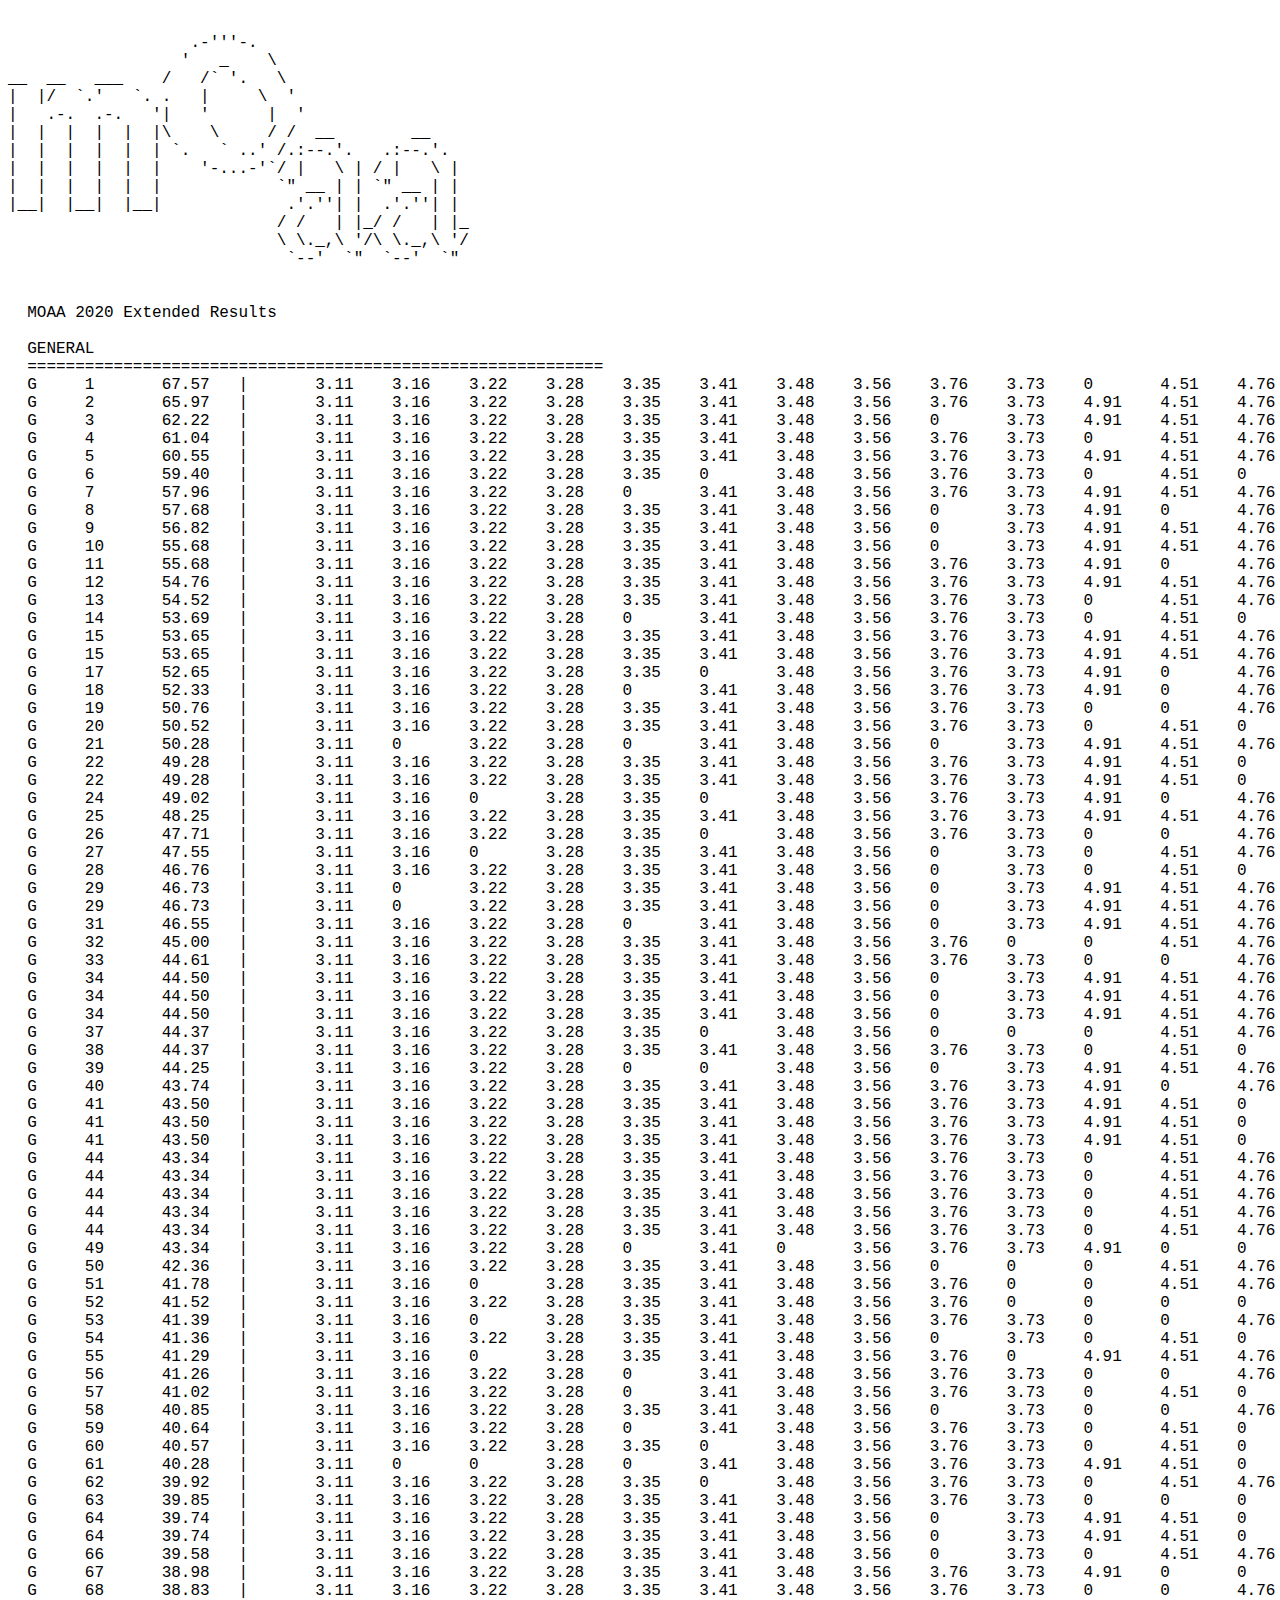
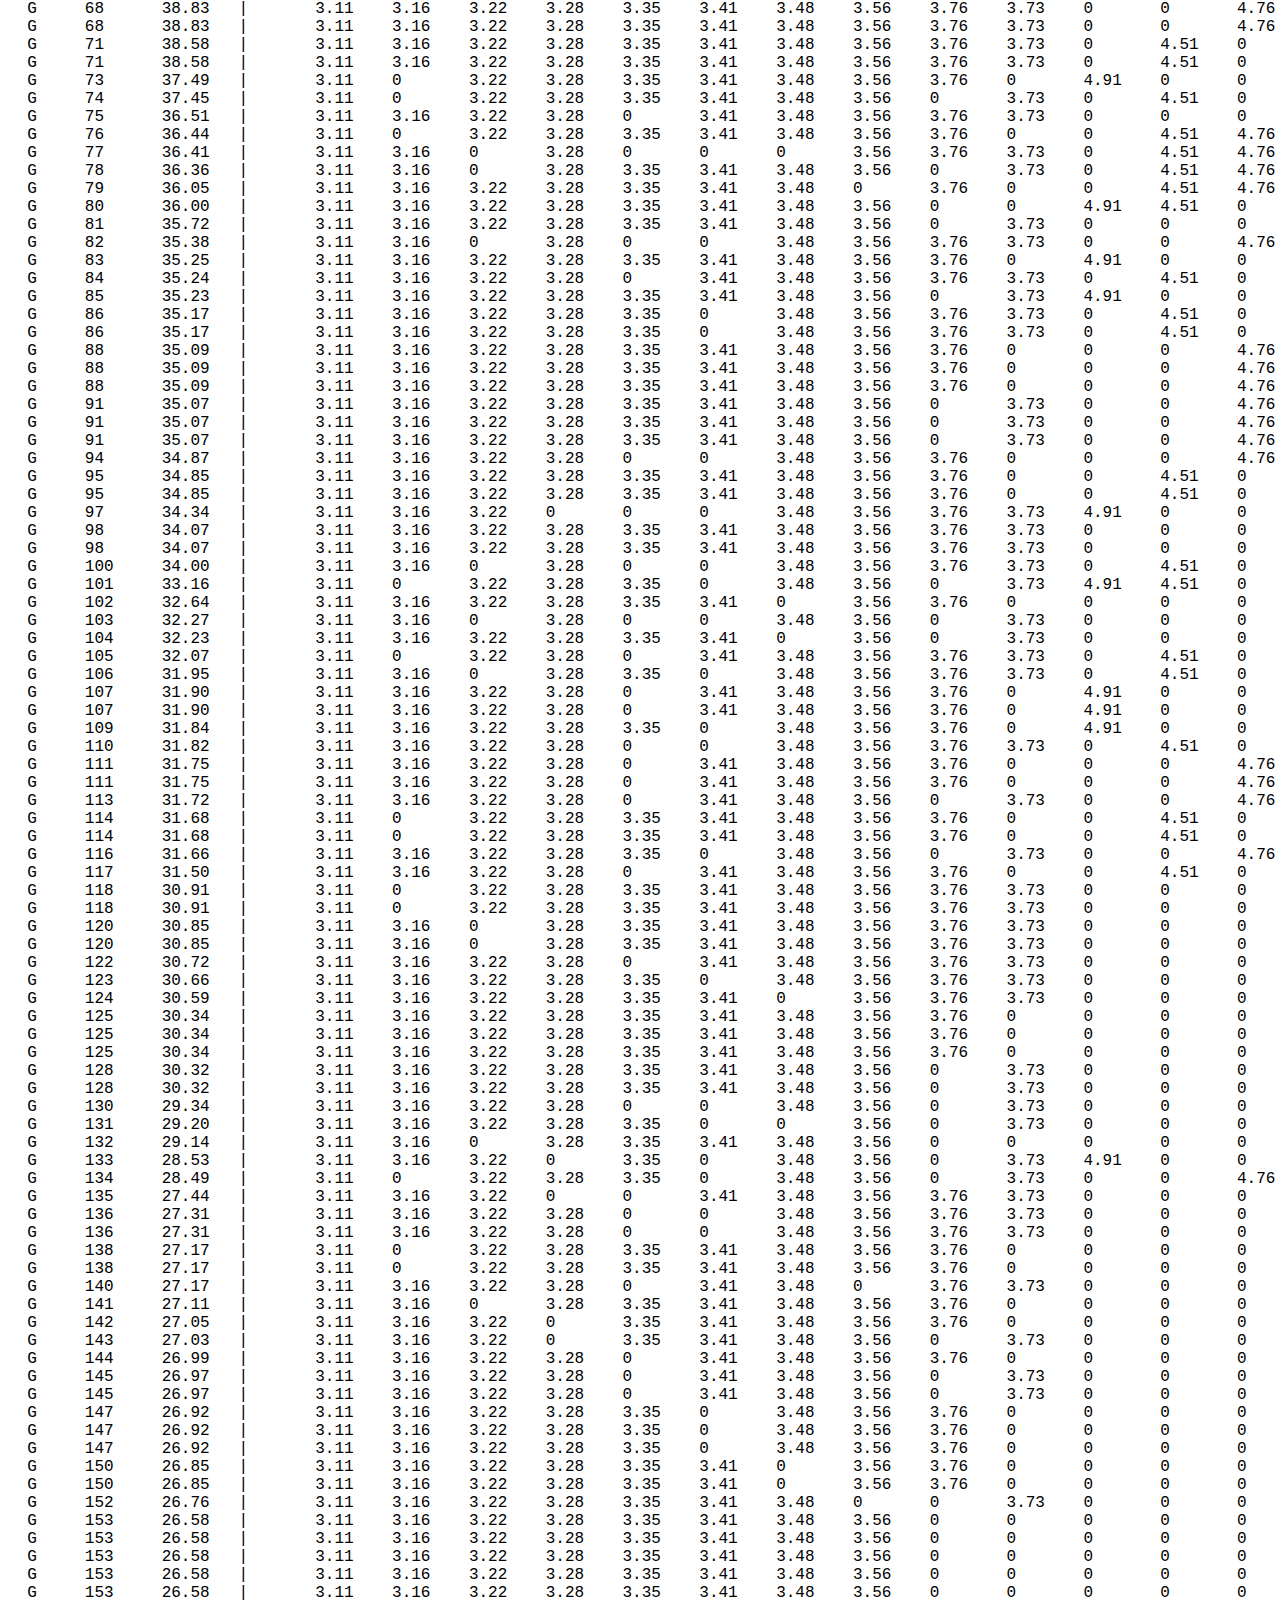
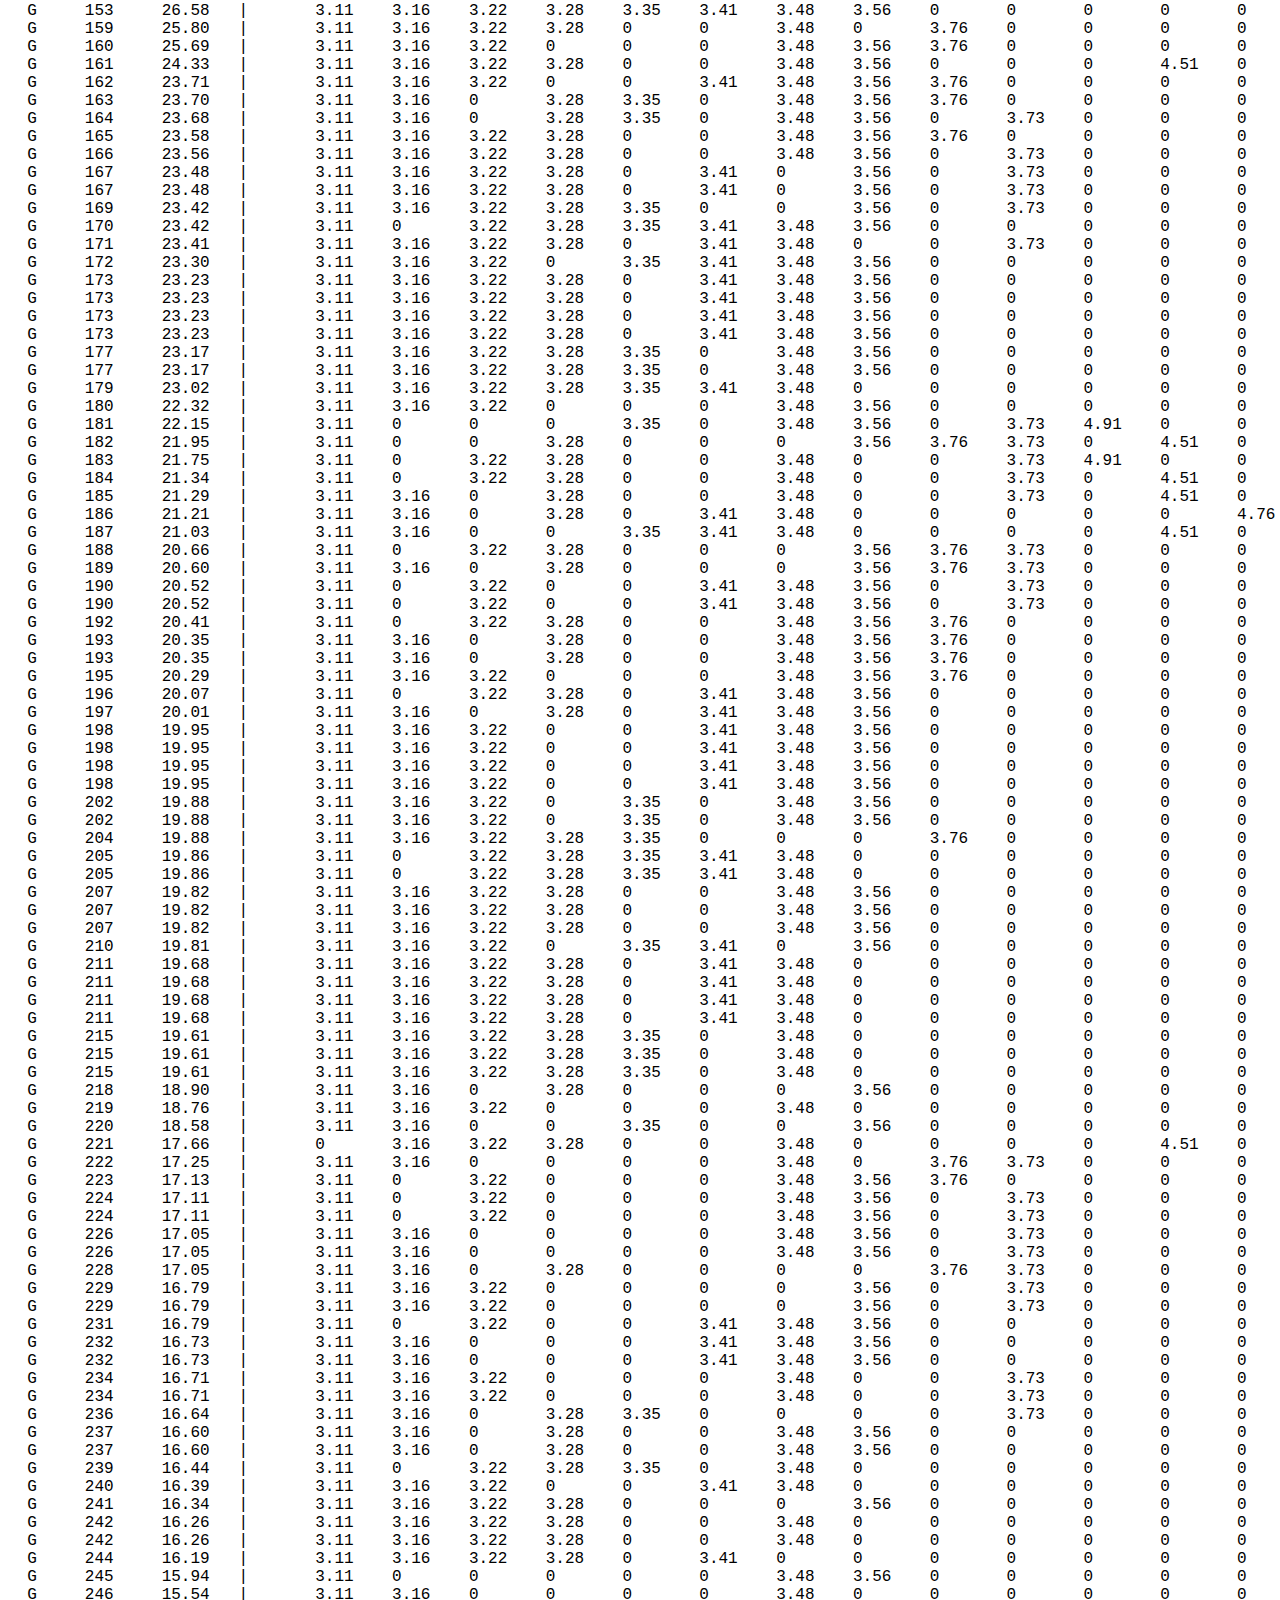
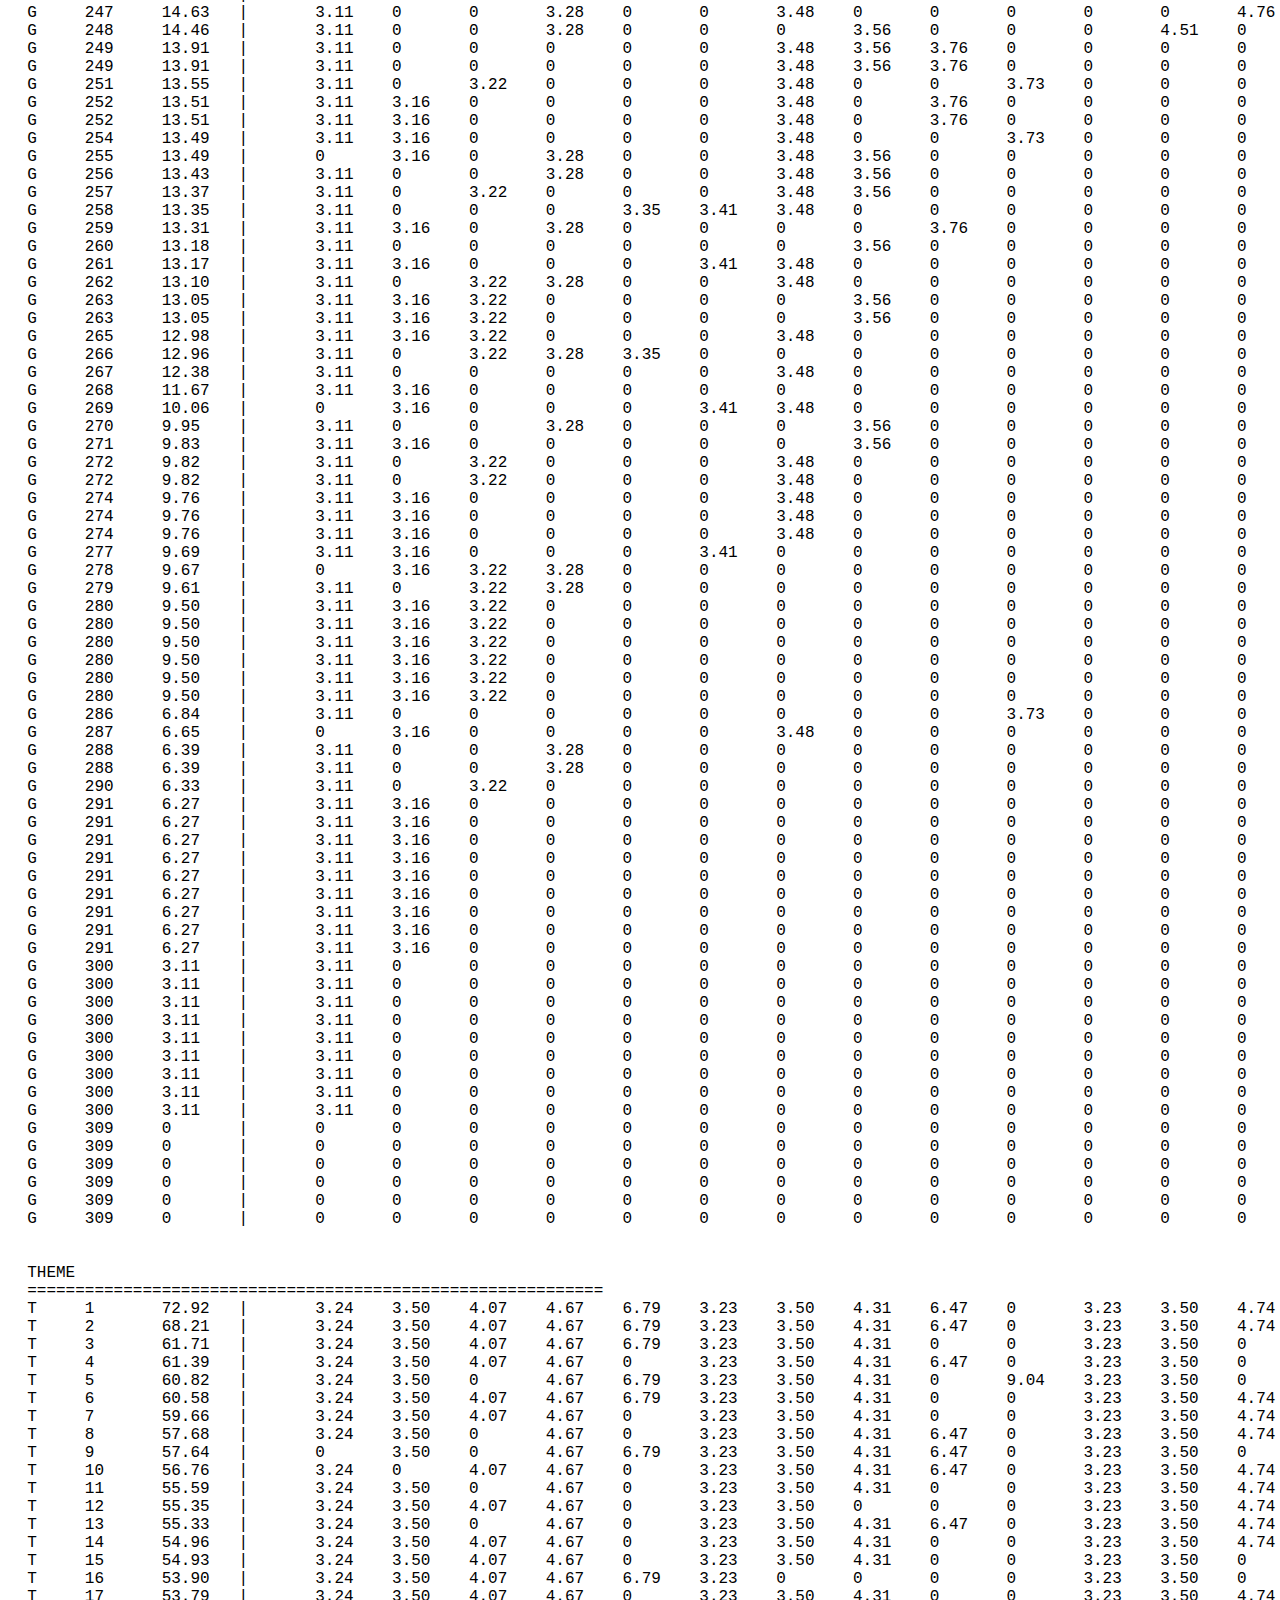
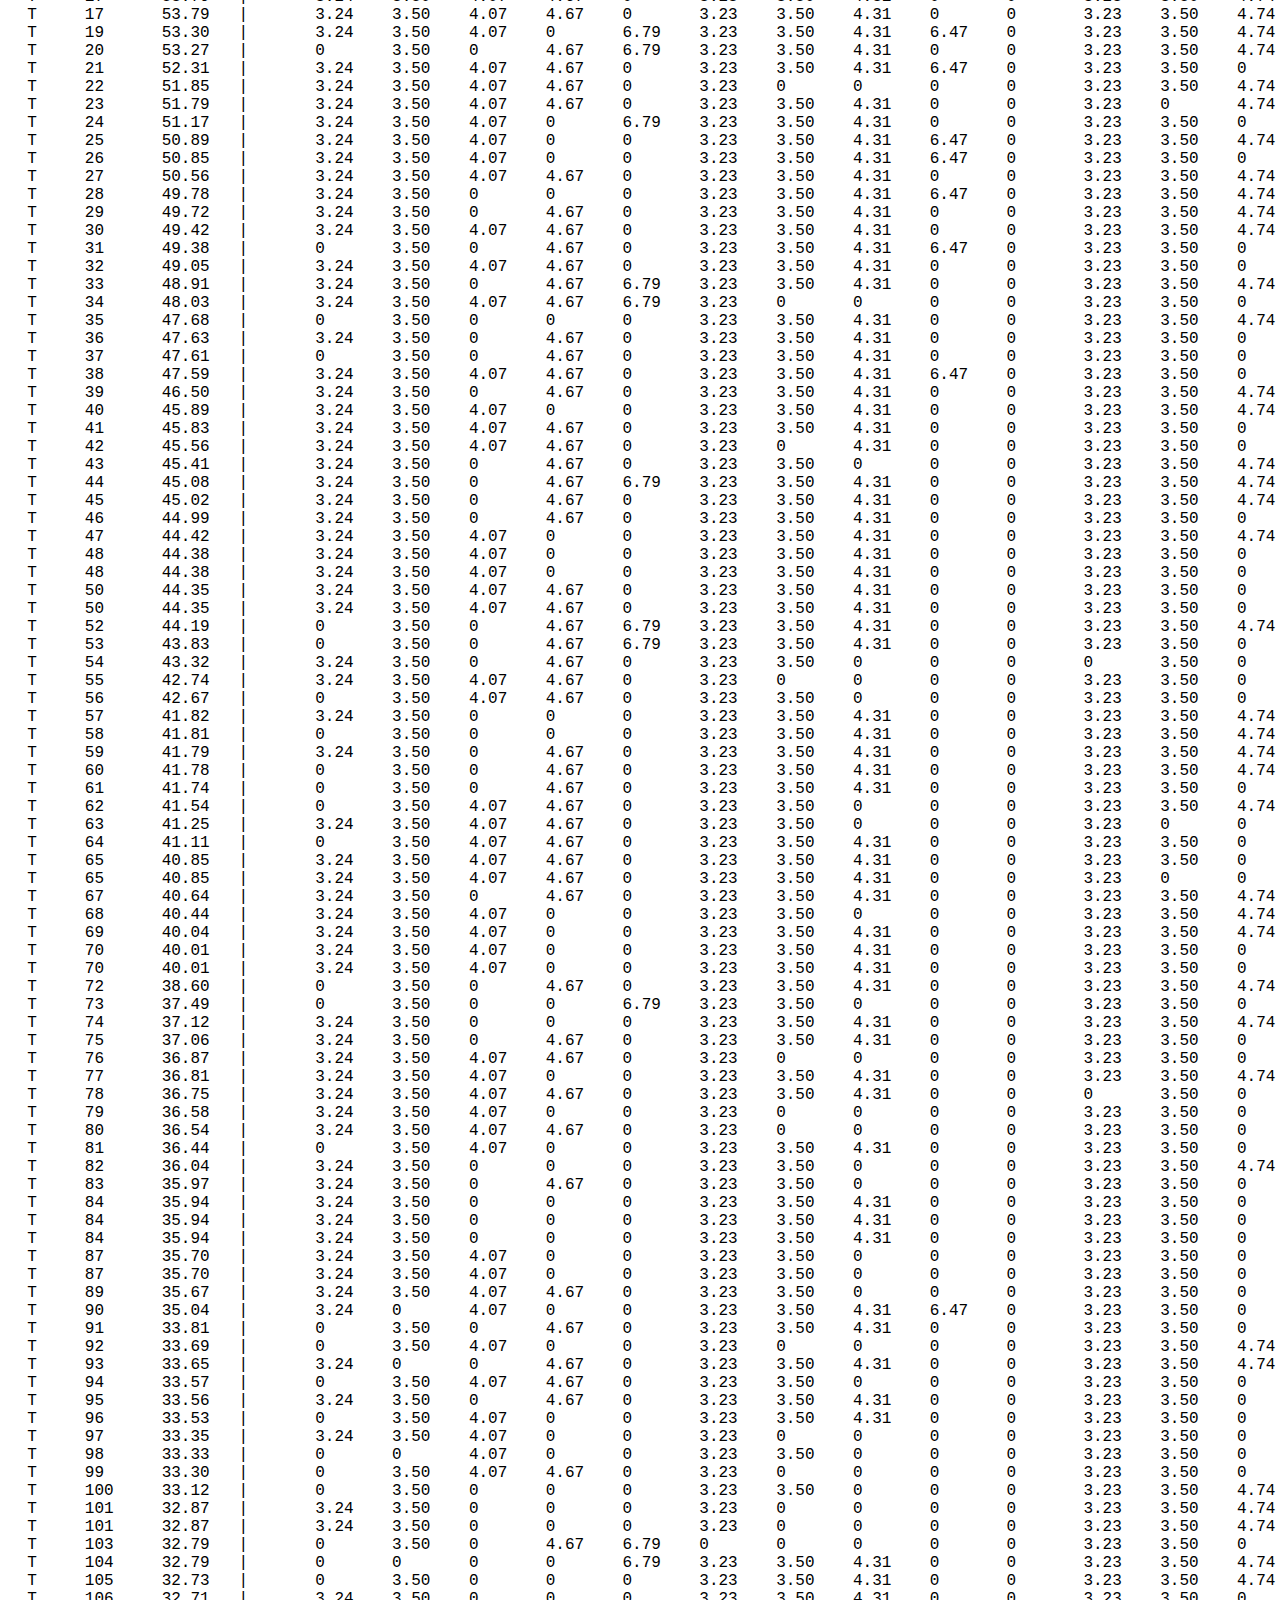
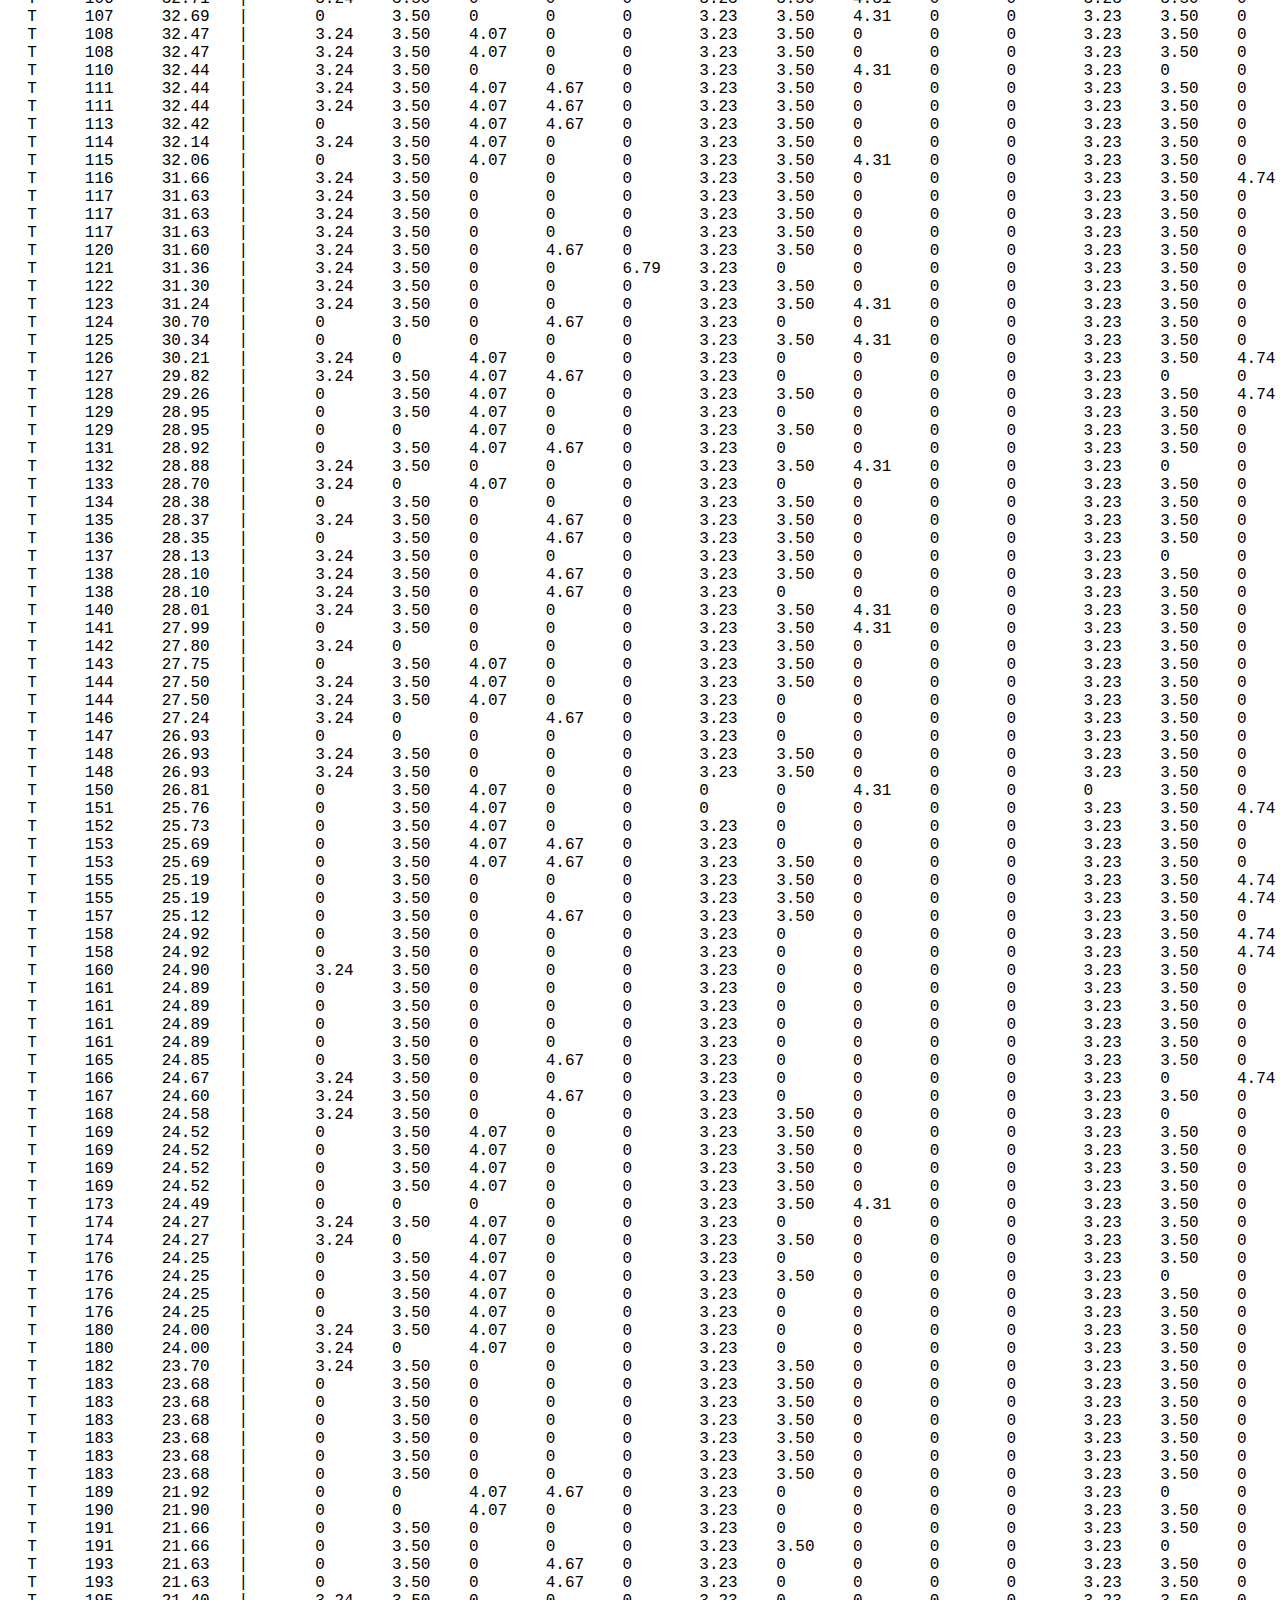
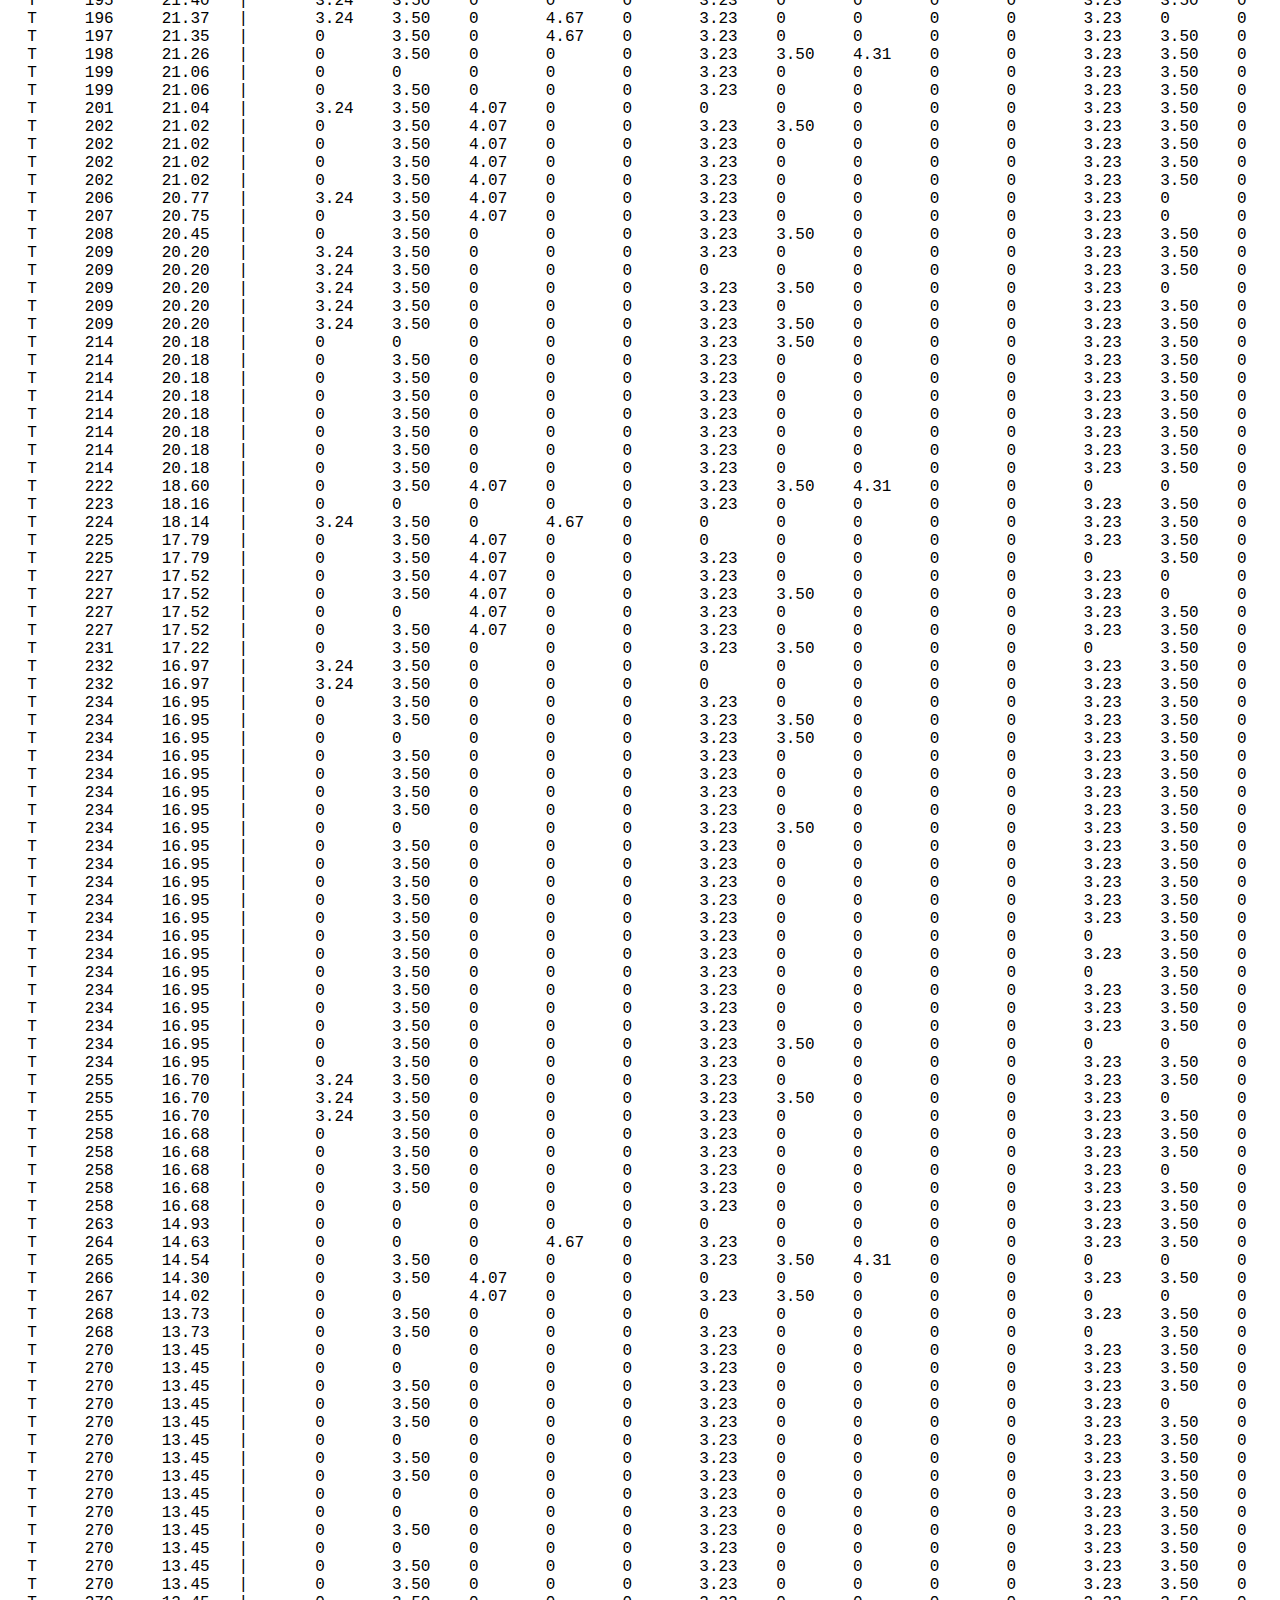
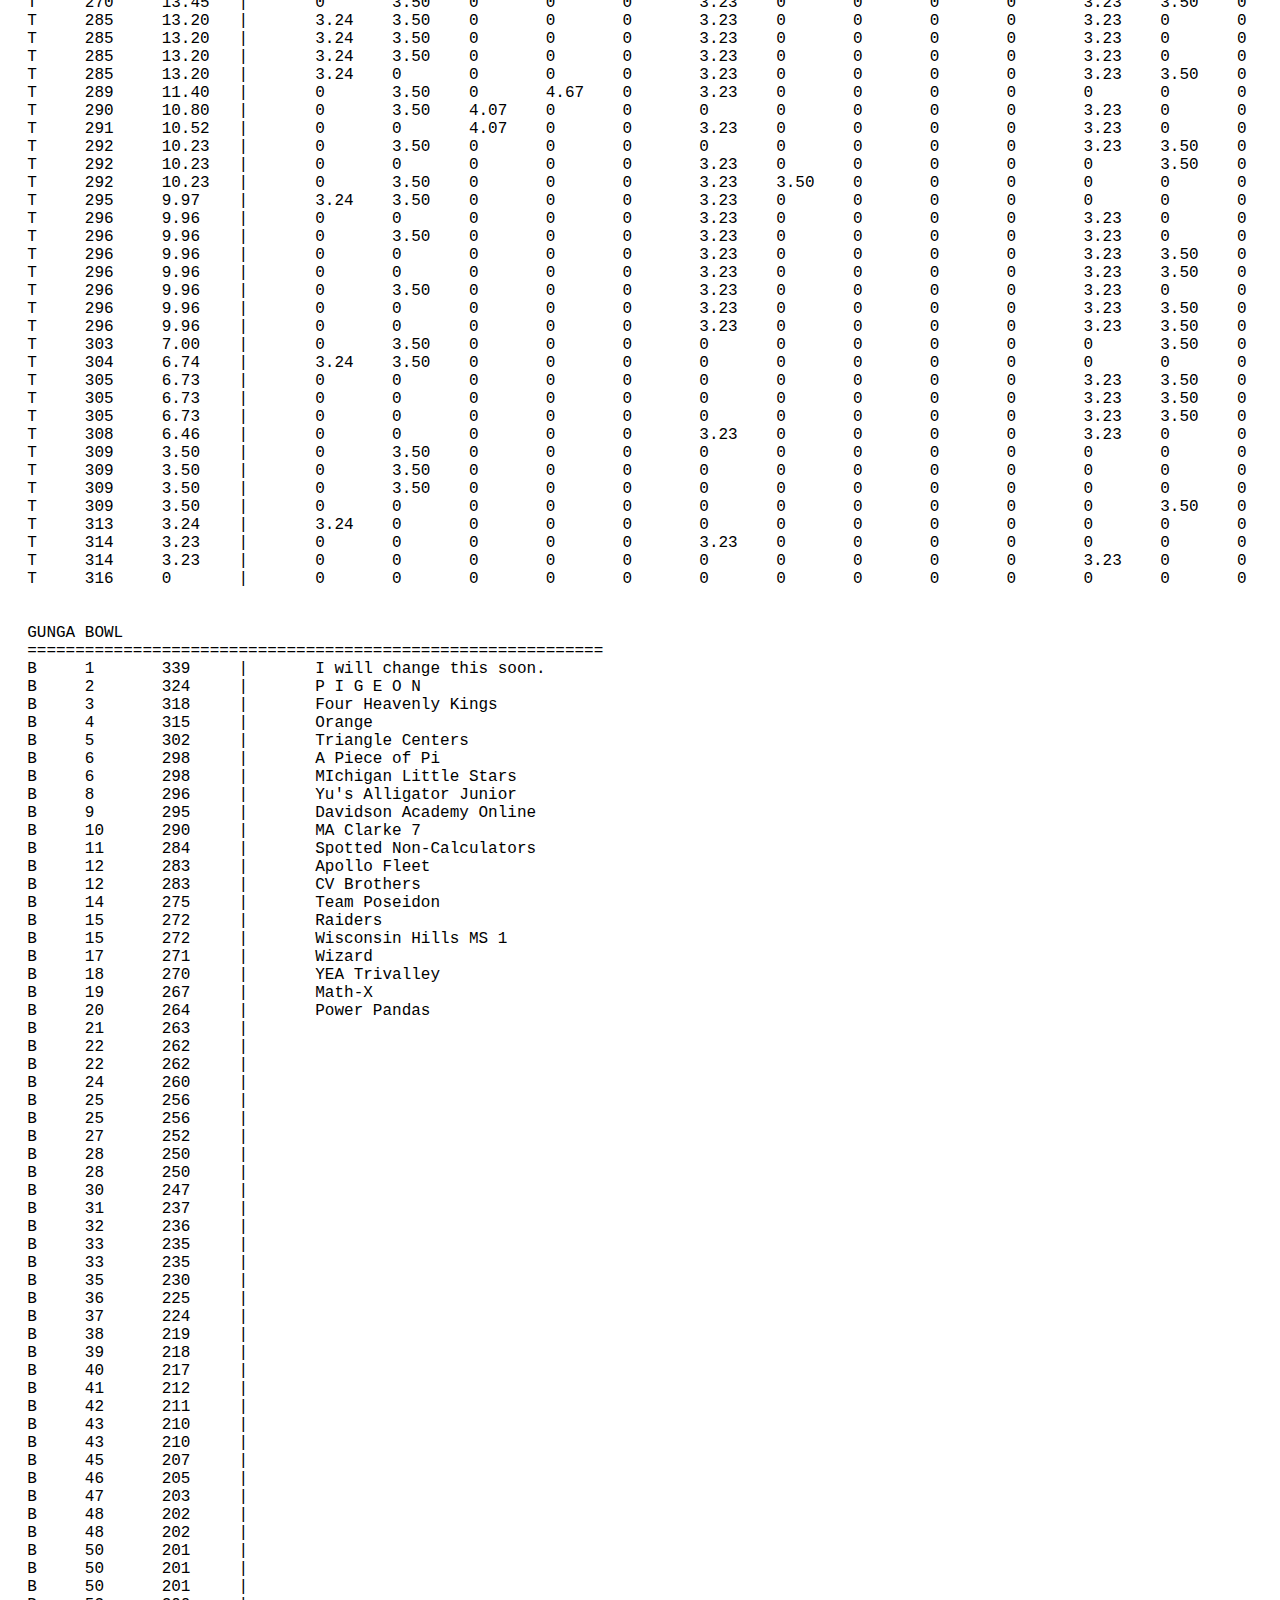
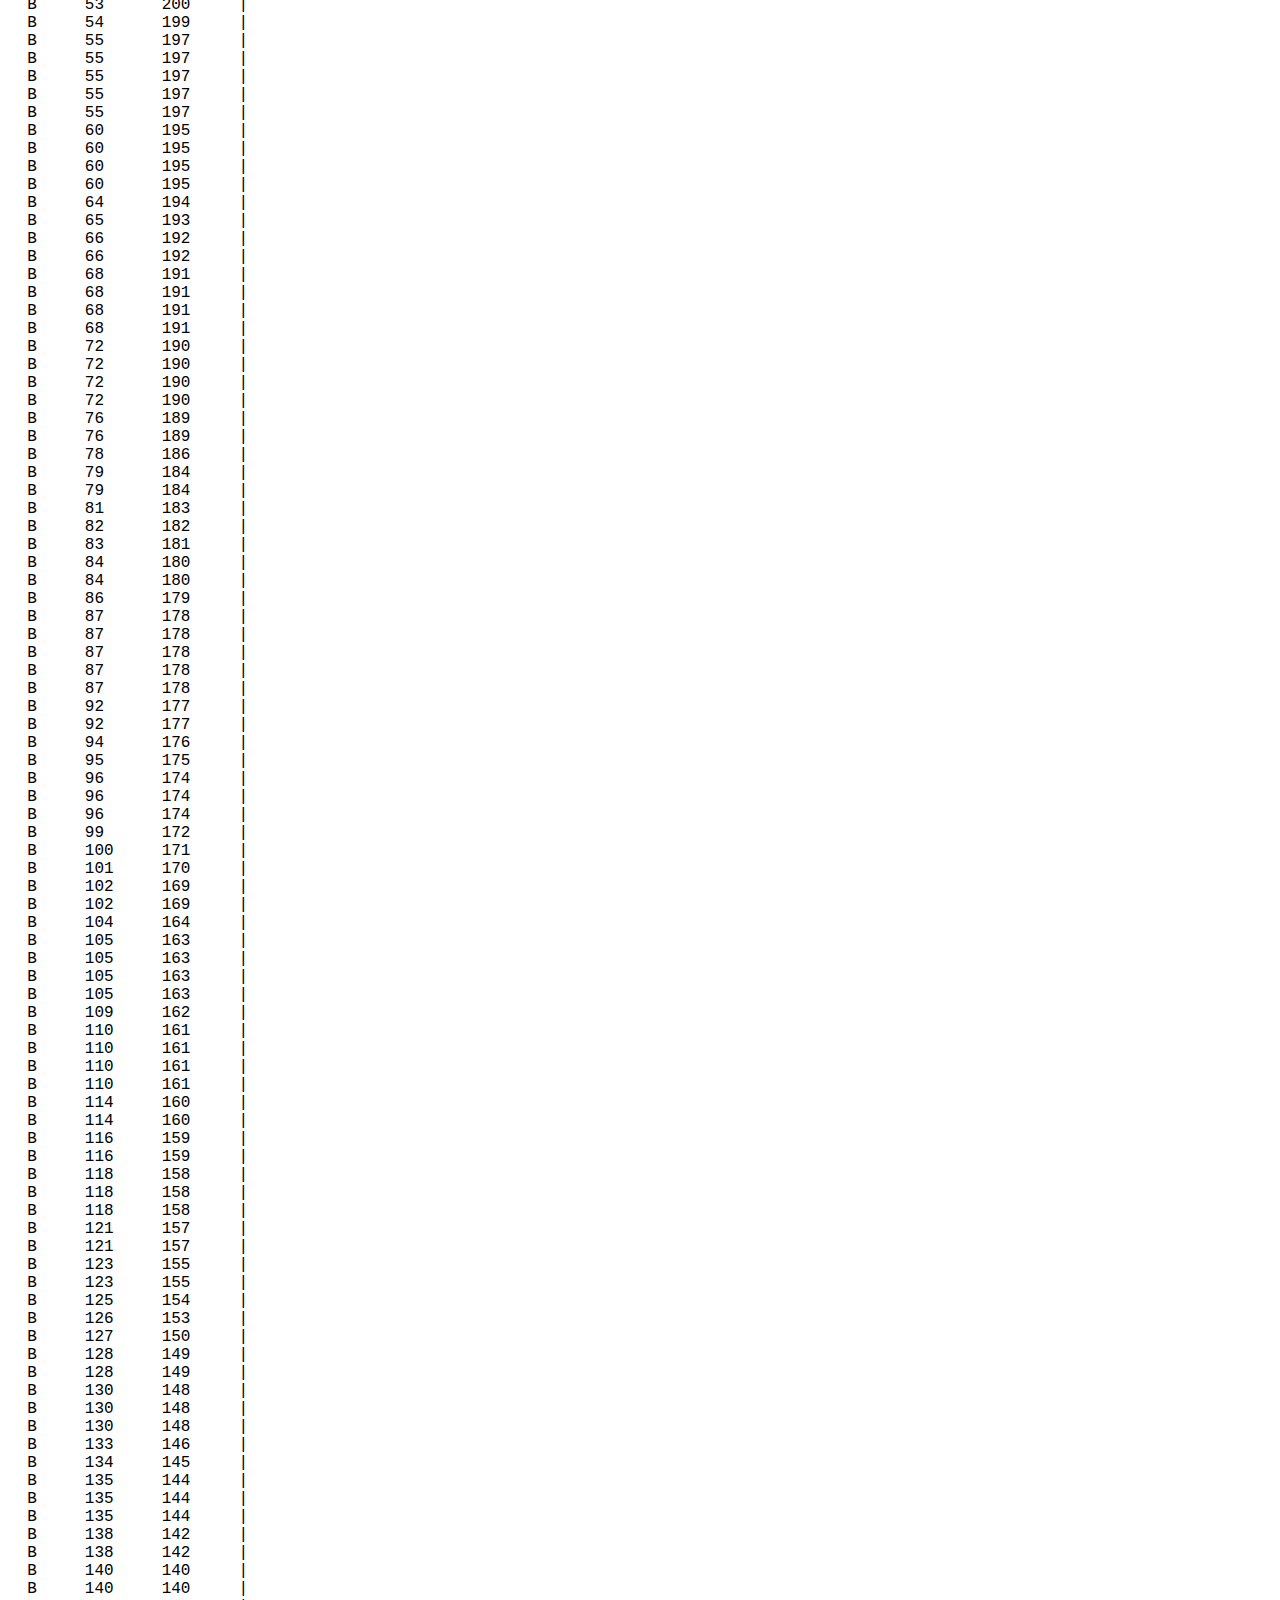
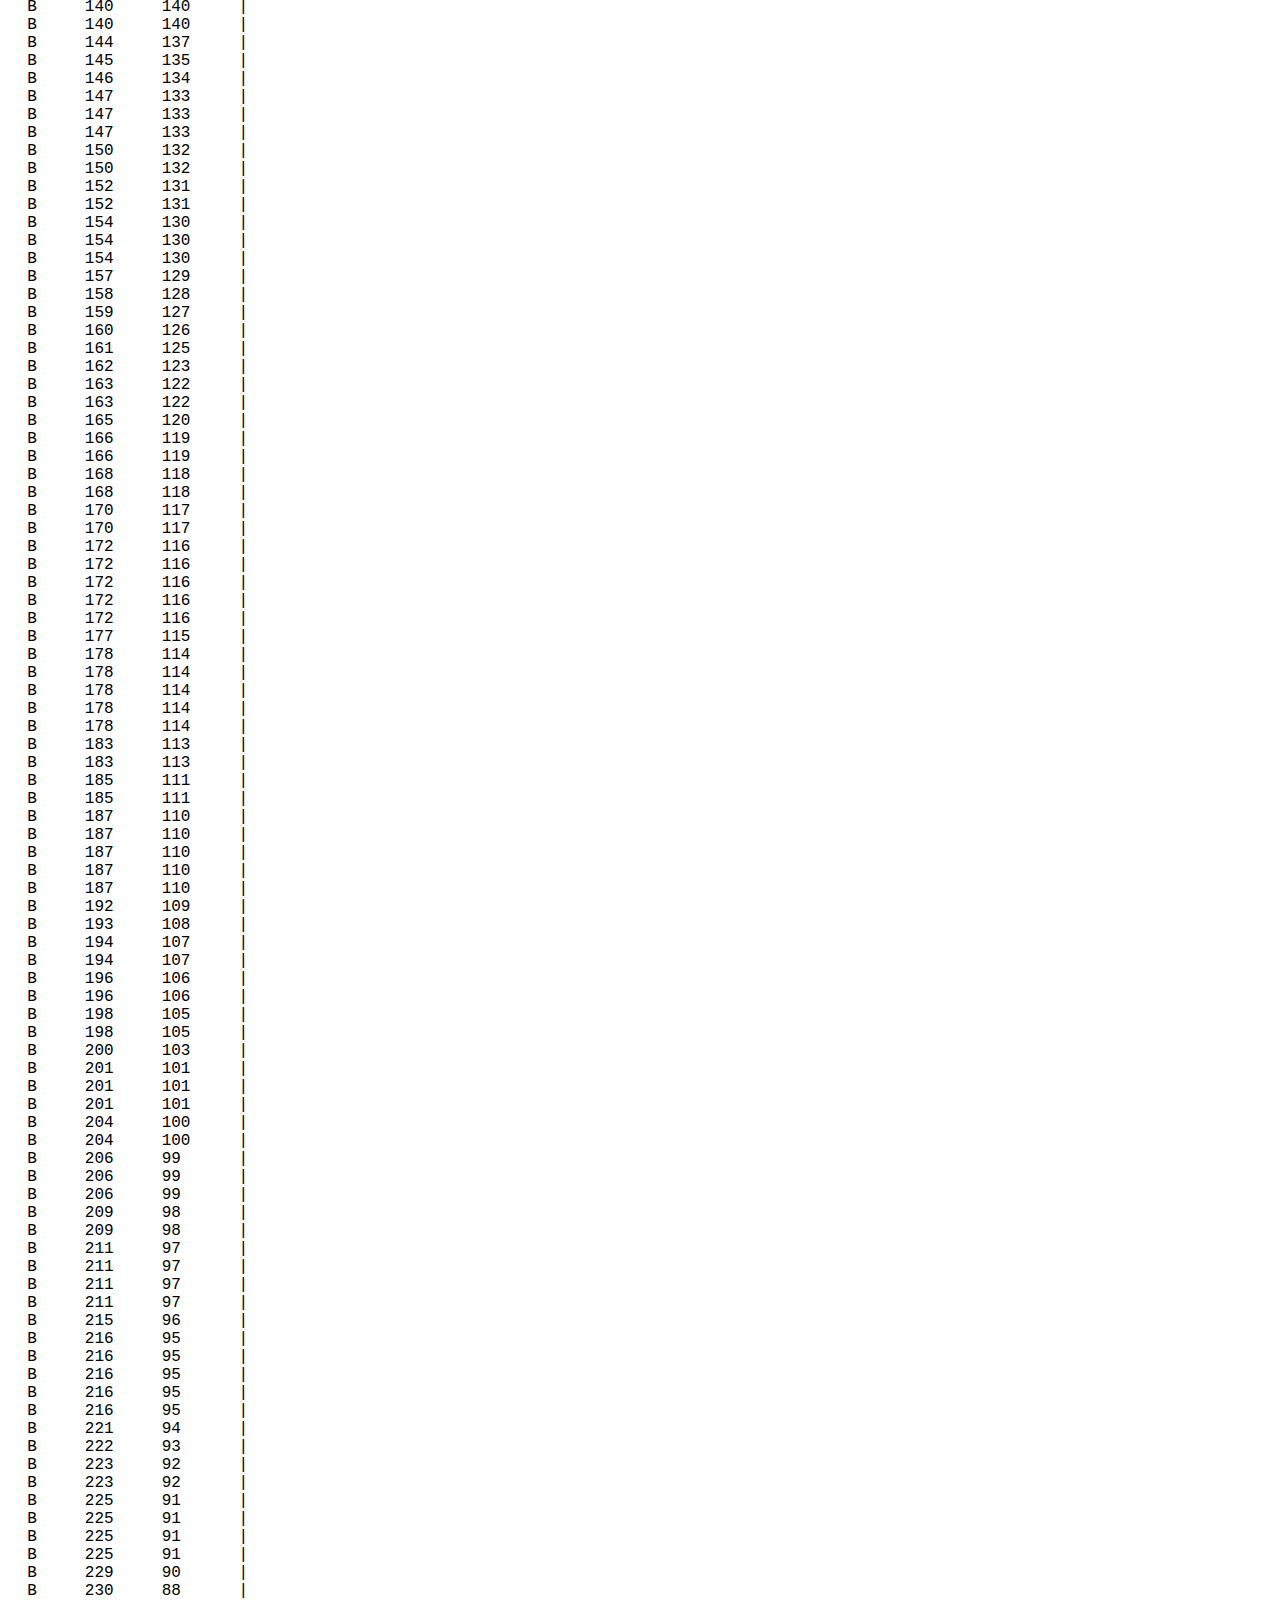
<file: static/archives/2020/2020-comp-result.html>
<!DOCTYPE html>
<html lang="en" dir="ltr">
  <head>
    <meta charset="utf-8">
    <title> Results </title>
  </head>
  <body>
    <pre style="font-family:Consolas,Monaco,Lucida Console,Liberation Mono,DejaVu Sans Mono,Bitstream Vera Sans Mono,Courier New, monospace;">

                   .-'''-.
                  '   _    \
__  __   ___    /   /` '.   \
|  |/  `.'   `. .   |     \  '
|   .-.  .-.   '|   '      |  '
|  |  |  |  |  |\    \     / /  __        __
|  |  |  |  |  | `.   ` ..' /.:--.'.   .:--.'.
|  |  |  |  |  |    '-...-'`/ |   \ | / |   \ |
|  |  |  |  |  |            `" __ | | `" __ | |
|__|  |__|  |__|             .'.''| |  .'.''| |
                            / /   | |_/ /   | |_
                            \ \._,\ '/\ \._,\ '/
                             `--'  `"  `--'  `"  


  MOAA 2020 Extended Results

  GENERAL
  ============================================================
  G	1	67.57	|	3.11	3.16	3.22	3.28	3.35	3.41	3.48	3.56	3.76	3.73	0	4.51	4.76	5.40	0	6.51	5.78	6.54	0	0	|	I will change this soon.
  G	2	65.97	|	3.11	3.16	3.22	3.28	3.35	3.41	3.48	3.56	3.76	3.73	4.91	4.51	4.76	5.40	0	0	5.78	6.54	0	0	|	Raiders
  G	3	62.22	|	3.11	3.16	3.22	3.28	3.35	3.41	3.48	3.56	0	3.73	4.91	4.51	4.76	5.40	0	0	5.78	6.54	0	0	|	YEA Trivalley
  G	4	61.04	|	3.11	3.16	3.22	3.28	3.35	3.41	3.48	3.56	3.76	3.73	0	4.51	4.76	5.40	0	6.51	5.78	0	0	0	|	P I G E O N
  G	5	60.55	|	3.11	3.16	3.22	3.28	3.35	3.41	3.48	3.56	3.76	3.73	4.91	4.51	4.76	0	0	6.51	5.78	0	0	0	|	Griffins
  G	6	59.40	|	3.11	3.16	3.22	3.28	3.35	0	3.48	3.56	3.76	3.73	0	4.51	0	5.40	0	6.51	5.78	6.54	0	0	|	Orange
  G	7	57.96	|	3.11	3.16	3.22	3.28	0	3.41	3.48	3.56	3.76	3.73	4.91	4.51	4.76	0	0	6.51	0	6.54	0	0	|	Math-X
  G	8	57.68	|	3.11	3.16	3.22	3.28	3.35	3.41	3.48	3.56	0	3.73	4.91	0	4.76	5.40	0	6.51	5.78	0	0	0	|	Star
  G	9	56.82	|	3.11	3.16	3.22	3.28	3.35	3.41	3.48	3.56	0	3.73	4.91	4.51	4.76	0	0	0	5.78	6.54	0	0	|	D(EN)OMINATORS
  G	10	55.68	|	3.11	3.16	3.22	3.28	3.35	3.41	3.48	3.56	0	3.73	4.91	4.51	4.76	5.40	0	0	5.78	0	0	0	|	Four Heavenly Kings
  G	11	55.68	|	3.11	3.16	3.22	3.28	3.35	3.41	3.48	3.56	3.76	3.73	4.91	0	4.76	5.40	0	0	0	6.54	0	0	|	Philadelphia Eagles 1
  G	12	54.76	|	3.11	3.16	3.22	3.28	3.35	3.41	3.48	3.56	3.76	3.73	4.91	4.51	4.76	0	0	6.51	0	0	0	0	|	Michigan Little Stars
  G	13	54.52	|	3.11	3.16	3.22	3.28	3.35	3.41	3.48	3.56	3.76	3.73	0	4.51	4.76	5.40	0	0	5.78	0	0	0	|	Existential Crisis
  G	14	53.69	|	3.11	3.16	3.22	3.28	0	3.41	3.48	3.56	3.76	3.73	0	4.51	0	5.40	0	6.51	0	6.54	0	0	|	The Roasted Bouncing Potatoes
  G	15	53.65	|	3.11	3.16	3.22	3.28	3.35	3.41	3.48	3.56	3.76	3.73	4.91	4.51	4.76	5.40	0	0	0	0	0	0	|	Clarke13
  G	15	53.65	|	3.11	3.16	3.22	3.28	3.35	3.41	3.48	3.56	3.76	3.73	4.91	4.51	4.76	5.40	0	0	0	0	0	0	|	Spotted Non-Calculators
  G	17	52.65	|	3.11	3.16	3.22	3.28	3.35	0	3.48	3.56	3.76	3.73	4.91	0	4.76	0	0	0	5.78	6.54	0	0	|	Kiss-My-Axis
  G	18	52.33	|	3.11	3.16	3.22	3.28	0	3.41	3.48	3.56	3.76	3.73	4.91	0	4.76	5.40	0	0	0	6.54	0	0	|	Champions
  G	19	50.76	|	3.11	3.16	3.22	3.28	3.35	3.41	3.48	3.56	3.76	3.73	0	0	4.76	5.40	0	0	0	6.54	0	0	|	R.I.P
  G	20	50.52	|	3.11	3.16	3.22	3.28	3.35	3.41	3.48	3.56	3.76	3.73	0	4.51	0	5.40	0	0	0	6.54	0	0	|	Wisconsin Hills MS 1
  G	21	50.28	|	3.11	0	3.22	3.28	0	3.41	3.48	3.56	0	3.73	4.91	4.51	4.76	0	0	6.51	5.78	0	0	0	|
  G	22	49.28	|	3.11	3.16	3.22	3.28	3.35	3.41	3.48	3.56	3.76	3.73	4.91	4.51	0	0	0	0	5.78	0	0	0	|
  G	22	49.28	|	3.11	3.16	3.22	3.28	3.35	3.41	3.48	3.56	3.76	3.73	4.91	4.51	0	0	0	0	5.78	0	0	0	|
  G	24	49.02	|	3.11	3.16	0	3.28	3.35	0	3.48	3.56	3.76	3.73	4.91	0	4.76	5.40	0	6.51	0	0	0	0	|
  G	25	48.25	|	3.11	3.16	3.22	3.28	3.35	3.41	3.48	3.56	3.76	3.73	4.91	4.51	4.76	0	0	0	0	0	0	0	|
  G	26	47.71	|	3.11	3.16	3.22	3.28	3.35	0	3.48	3.56	3.76	3.73	0	0	4.76	0	0	6.51	5.78	0	0	0	|
  G	27	47.55	|	3.11	3.16	0	3.28	3.35	3.41	3.48	3.56	0	3.73	0	4.51	4.76	5.40	0	0	5.78	0	0	0	|
  G	28	46.76	|	3.11	3.16	3.22	3.28	3.35	3.41	3.48	3.56	0	3.73	0	4.51	0	5.40	0	0	0	6.54	0	0	|
  G	29	46.73	|	3.11	0	3.22	3.28	3.35	3.41	3.48	3.56	0	3.73	4.91	4.51	4.76	5.40	0	0	0	0	0	0	|
  G	29	46.73	|	3.11	0	3.22	3.28	3.35	3.41	3.48	3.56	0	3.73	4.91	4.51	4.76	5.40	0	0	0	0	0	0	|
  G	31	46.55	|	3.11	3.16	3.22	3.28	0	3.41	3.48	3.56	0	3.73	4.91	4.51	4.76	5.40	0	0	0	0	0	0	|
  G	32	45.00	|	3.11	3.16	3.22	3.28	3.35	3.41	3.48	3.56	3.76	0	0	4.51	4.76	5.40	0	0	0	0	0	0	|
  G	33	44.61	|	3.11	3.16	3.22	3.28	3.35	3.41	3.48	3.56	3.76	3.73	0	0	4.76	0	0	0	5.78	0	0	0	|
  G	34	44.50	|	3.11	3.16	3.22	3.28	3.35	3.41	3.48	3.56	0	3.73	4.91	4.51	4.76	0	0	0	0	0	0	0	|
  G	34	44.50	|	3.11	3.16	3.22	3.28	3.35	3.41	3.48	3.56	0	3.73	4.91	4.51	4.76	0	0	0	0	0	0	0	|
  G	34	44.50	|	3.11	3.16	3.22	3.28	3.35	3.41	3.48	3.56	0	3.73	4.91	4.51	4.76	0	0	0	0	0	0	0	|
  G	37	44.37	|	3.11	3.16	3.22	3.28	3.35	0	3.48	3.56	0	0	0	4.51	4.76	5.40	0	0	0	6.54	0	0	|
  G	38	44.37	|	3.11	3.16	3.22	3.28	3.35	3.41	3.48	3.56	3.76	3.73	0	4.51	0	0	0	0	5.78	0	0	0	|
  G	39	44.25	|	3.11	3.16	3.22	3.28	0	0	3.48	3.56	0	3.73	4.91	4.51	4.76	0	0	6.51	0	0	0	0	|
  G	40	43.74	|	3.11	3.16	3.22	3.28	3.35	3.41	3.48	3.56	3.76	3.73	4.91	0	4.76	0	0	0	0	0	0	0	|
  G	41	43.50	|	3.11	3.16	3.22	3.28	3.35	3.41	3.48	3.56	3.76	3.73	4.91	4.51	0	0	0	0	0	0	0	0	|
  G	41	43.50	|	3.11	3.16	3.22	3.28	3.35	3.41	3.48	3.56	3.76	3.73	4.91	4.51	0	0	0	0	0	0	0	0	|
  G	41	43.50	|	3.11	3.16	3.22	3.28	3.35	3.41	3.48	3.56	3.76	3.73	4.91	4.51	0	0	0	0	0	0	0	0	|
  G	44	43.34	|	3.11	3.16	3.22	3.28	3.35	3.41	3.48	3.56	3.76	3.73	0	4.51	4.76	0	0	0	0	0	0	0	|
  G	44	43.34	|	3.11	3.16	3.22	3.28	3.35	3.41	3.48	3.56	3.76	3.73	0	4.51	4.76	0	0	0	0	0	0	0	|
  G	44	43.34	|	3.11	3.16	3.22	3.28	3.35	3.41	3.48	3.56	3.76	3.73	0	4.51	4.76	0	0	0	0	0	0	0	|
  G	44	43.34	|	3.11	3.16	3.22	3.28	3.35	3.41	3.48	3.56	3.76	3.73	0	4.51	4.76	0	0	0	0	0	0	0	|
  G	44	43.34	|	3.11	3.16	3.22	3.28	3.35	3.41	3.48	3.56	3.76	3.73	0	4.51	4.76	0	0	0	0	0	0	0	|
  G	49	43.34	|	3.11	3.16	3.22	3.28	0	3.41	0	3.56	3.76	3.73	4.91	0	0	5.40	0	0	5.78	0	0	0	|
  G	50	42.36	|	3.11	3.16	3.22	3.28	3.35	3.41	3.48	3.56	0	0	0	4.51	4.76	0	0	6.51	0	0	0	0	|
  G	51	41.78	|	3.11	3.16	0	3.28	3.35	3.41	3.48	3.56	3.76	0	0	4.51	4.76	5.40	0	0	0	0	0	0	|
  G	52	41.52	|	3.11	3.16	3.22	3.28	3.35	3.41	3.48	3.56	3.76	0	0	0	0	5.40	0	0	5.78	0	0	0	|
  G	53	41.39	|	3.11	3.16	0	3.28	3.35	3.41	3.48	3.56	3.76	3.73	0	0	4.76	0	0	0	5.78	0	0	0	|
  G	54	41.36	|	3.11	3.16	3.22	3.28	3.35	3.41	3.48	3.56	0	3.73	0	4.51	0	0	0	0	0	6.54	0	0	|
  G	55	41.29	|	3.11	3.16	0	3.28	3.35	3.41	3.48	3.56	3.76	0	4.91	4.51	4.76	0	0	0	0	0	0	0	|
  G	56	41.26	|	3.11	3.16	3.22	3.28	0	3.41	3.48	3.56	3.76	3.73	0	0	4.76	0	0	0	5.78	0	0	0	|
  G	57	41.02	|	3.11	3.16	3.22	3.28	0	3.41	3.48	3.56	3.76	3.73	0	4.51	0	0	0	0	5.78	0	0	0	|
  G	58	40.85	|	3.11	3.16	3.22	3.28	3.35	3.41	3.48	3.56	0	3.73	0	0	4.76	0	0	0	5.78	0	0	0	|
  G	59	40.64	|	3.11	3.16	3.22	3.28	0	3.41	3.48	3.56	3.76	3.73	0	4.51	0	5.40	0	0	0	0	0	0	|
  G	60	40.57	|	3.11	3.16	3.22	3.28	3.35	0	3.48	3.56	3.76	3.73	0	4.51	0	5.40	0	0	0	0	0	0	|
  G	61	40.28	|	3.11	0	0	3.28	0	3.41	3.48	3.56	3.76	3.73	4.91	4.51	0	0	0	6.51	0	0	0	0	|
  G	62	39.92	|	3.11	3.16	3.22	3.28	3.35	0	3.48	3.56	3.76	3.73	0	4.51	4.76	0	0	0	0	0	0	0	|
  G	63	39.85	|	3.11	3.16	3.22	3.28	3.35	3.41	3.48	3.56	3.76	3.73	0	0	0	0	0	0	5.78	0	0	0	|
  G	64	39.74	|	3.11	3.16	3.22	3.28	3.35	3.41	3.48	3.56	0	3.73	4.91	4.51	0	0	0	0	0	0	0	0	|
  G	64	39.74	|	3.11	3.16	3.22	3.28	3.35	3.41	3.48	3.56	0	3.73	4.91	4.51	0	0	0	0	0	0	0	0	|
  G	66	39.58	|	3.11	3.16	3.22	3.28	3.35	3.41	3.48	3.56	0	3.73	0	4.51	4.76	0	0	0	0	0	0	0	|
  G	67	38.98	|	3.11	3.16	3.22	3.28	3.35	3.41	3.48	3.56	3.76	3.73	4.91	0	0	0	0	0	0	0	0	0	|
  G	68	38.83	|	3.11	3.16	3.22	3.28	3.35	3.41	3.48	3.56	3.76	3.73	0	0	4.76	0	0	0	0	0	0	0	|
  G	68	38.83	|	3.11	3.16	3.22	3.28	3.35	3.41	3.48	3.56	3.76	3.73	0	0	4.76	0	0	0	0	0	0	0	|
  G	68	38.83	|	3.11	3.16	3.22	3.28	3.35	3.41	3.48	3.56	3.76	3.73	0	0	4.76	0	0	0	0	0	0	0	|
  G	71	38.58	|	3.11	3.16	3.22	3.28	3.35	3.41	3.48	3.56	3.76	3.73	0	4.51	0	0	0	0	0	0	0	0	|
  G	71	38.58	|	3.11	3.16	3.22	3.28	3.35	3.41	3.48	3.56	3.76	3.73	0	4.51	0	0	0	0	0	0	0	0	|
  G	73	37.49	|	3.11	0	3.22	3.28	3.35	3.41	3.48	3.56	3.76	0	4.91	0	0	5.40	0	0	0	0	0	0	|
  G	74	37.45	|	3.11	0	3.22	3.28	3.35	3.41	3.48	3.56	0	3.73	0	4.51	0	0	0	0	5.78	0	0	0	|
  G	75	36.51	|	3.11	3.16	3.22	3.28	0	3.41	3.48	3.56	3.76	3.73	0	0	0	0	0	0	5.78	0	0	0	|
  G	76	36.44	|	3.11	0	3.22	3.28	3.35	3.41	3.48	3.56	3.76	0	0	4.51	4.76	0	0	0	0	0	0	0	|
  G	77	36.41	|	3.11	3.16	0	3.28	0	0	0	3.56	3.76	3.73	0	4.51	4.76	0	0	0	0	6.54	0	0	|
  G	78	36.36	|	3.11	3.16	0	3.28	3.35	3.41	3.48	3.56	0	3.73	0	4.51	4.76	0	0	0	0	0	0	0	|
  G	79	36.05	|	3.11	3.16	3.22	3.28	3.35	3.41	3.48	0	3.76	0	0	4.51	4.76	0	0	0	0	0	0	0	|
  G	80	36.00	|	3.11	3.16	3.22	3.28	3.35	3.41	3.48	3.56	0	0	4.91	4.51	0	0	0	0	0	0	0	0	|
  G	81	35.72	|	3.11	3.16	3.22	3.28	3.35	3.41	3.48	3.56	0	3.73	0	0	0	5.40	0	0	0	0	0	0	|
  G	82	35.38	|	3.11	3.16	0	3.28	0	0	3.48	3.56	3.76	3.73	0	0	4.76	0	0	0	0	6.54	0	0	|
  G	83	35.25	|	3.11	3.16	3.22	3.28	3.35	3.41	3.48	3.56	3.76	0	4.91	0	0	0	0	0	0	0	0	0	|
  G	84	35.24	|	3.11	3.16	3.22	3.28	0	3.41	3.48	3.56	3.76	3.73	0	4.51	0	0	0	0	0	0	0	0	|
  G	85	35.23	|	3.11	3.16	3.22	3.28	3.35	3.41	3.48	3.56	0	3.73	4.91	0	0	0	0	0	0	0	0	0	|
  G	86	35.17	|	3.11	3.16	3.22	3.28	3.35	0	3.48	3.56	3.76	3.73	0	4.51	0	0	0	0	0	0	0	0	|
  G	86	35.17	|	3.11	3.16	3.22	3.28	3.35	0	3.48	3.56	3.76	3.73	0	4.51	0	0	0	0	0	0	0	0	|
  G	88	35.09	|	3.11	3.16	3.22	3.28	3.35	3.41	3.48	3.56	3.76	0	0	0	4.76	0	0	0	0	0	0	0	|
  G	88	35.09	|	3.11	3.16	3.22	3.28	3.35	3.41	3.48	3.56	3.76	0	0	0	4.76	0	0	0	0	0	0	0	|
  G	88	35.09	|	3.11	3.16	3.22	3.28	3.35	3.41	3.48	3.56	3.76	0	0	0	4.76	0	0	0	0	0	0	0	|
  G	91	35.07	|	3.11	3.16	3.22	3.28	3.35	3.41	3.48	3.56	0	3.73	0	0	4.76	0	0	0	0	0	0	0	|
  G	91	35.07	|	3.11	3.16	3.22	3.28	3.35	3.41	3.48	3.56	0	3.73	0	0	4.76	0	0	0	0	0	0	0	|
  G	91	35.07	|	3.11	3.16	3.22	3.28	3.35	3.41	3.48	3.56	0	3.73	0	0	4.76	0	0	0	0	0	0	0	|
  G	94	34.87	|	3.11	3.16	3.22	3.28	0	0	3.48	3.56	3.76	0	0	0	4.76	0	0	0	0	6.54	0	0	|
  G	95	34.85	|	3.11	3.16	3.22	3.28	3.35	3.41	3.48	3.56	3.76	0	0	4.51	0	0	0	0	0	0	0	0	|
  G	95	34.85	|	3.11	3.16	3.22	3.28	3.35	3.41	3.48	3.56	3.76	0	0	4.51	0	0	0	0	0	0	0	0	|
  G	97	34.34	|	3.11	3.16	3.22	0	0	0	3.48	3.56	3.76	3.73	4.91	0	0	5.40	0	0	0	0	0	0	|
  G	98	34.07	|	3.11	3.16	3.22	3.28	3.35	3.41	3.48	3.56	3.76	3.73	0	0	0	0	0	0	0	0	0	0	|
  G	98	34.07	|	3.11	3.16	3.22	3.28	3.35	3.41	3.48	3.56	3.76	3.73	0	0	0	0	0	0	0	0	0	0	|
  G	100	34.00	|	3.11	3.16	0	3.28	0	0	3.48	3.56	3.76	3.73	0	4.51	0	5.40	0	0	0	0	0	0	|
  G	101	33.16	|	3.11	0	3.22	3.28	3.35	0	3.48	3.56	0	3.73	4.91	4.51	0	0	0	0	0	0	0	0	|
  G	102	32.64	|	3.11	3.16	3.22	3.28	3.35	3.41	0	3.56	3.76	0	0	0	0	0	0	0	5.78	0	0	0	|
  G	103	32.27	|	3.11	3.16	0	3.28	0	0	3.48	3.56	0	3.73	0	0	0	5.40	0	0	0	6.54	0	0	|
  G	104	32.23	|	3.11	3.16	3.22	3.28	3.35	3.41	0	3.56	0	3.73	0	0	0	5.40	0	0	0	0	0	0	|
  G	105	32.07	|	3.11	0	3.22	3.28	0	3.41	3.48	3.56	3.76	3.73	0	4.51	0	0	0	0	0	0	0	0	|
  G	106	31.95	|	3.11	3.16	0	3.28	3.35	0	3.48	3.56	3.76	3.73	0	4.51	0	0	0	0	0	0	0	0	|
  G	107	31.90	|	3.11	3.16	3.22	3.28	0	3.41	3.48	3.56	3.76	0	4.91	0	0	0	0	0	0	0	0	0	|
  G	107	31.90	|	3.11	3.16	3.22	3.28	0	3.41	3.48	3.56	3.76	0	4.91	0	0	0	0	0	0	0	0	0	|
  G	109	31.84	|	3.11	3.16	3.22	3.28	3.35	0	3.48	3.56	3.76	0	4.91	0	0	0	0	0	0	0	0	0	|
  G	110	31.82	|	3.11	3.16	3.22	3.28	0	0	3.48	3.56	3.76	3.73	0	4.51	0	0	0	0	0	0	0	0	|
  G	111	31.75	|	3.11	3.16	3.22	3.28	0	3.41	3.48	3.56	3.76	0	0	0	4.76	0	0	0	0	0	0	0	|
  G	111	31.75	|	3.11	3.16	3.22	3.28	0	3.41	3.48	3.56	3.76	0	0	0	4.76	0	0	0	0	0	0	0	|
  G	113	31.72	|	3.11	3.16	3.22	3.28	0	3.41	3.48	3.56	0	3.73	0	0	4.76	0	0	0	0	0	0	0	|
  G	114	31.68	|	3.11	0	3.22	3.28	3.35	3.41	3.48	3.56	3.76	0	0	4.51	0	0	0	0	0	0	0	0	|
  G	114	31.68	|	3.11	0	3.22	3.28	3.35	3.41	3.48	3.56	3.76	0	0	4.51	0	0	0	0	0	0	0	0	|
  G	116	31.66	|	3.11	3.16	3.22	3.28	3.35	0	3.48	3.56	0	3.73	0	0	4.76	0	0	0	0	0	0	0	|
  G	117	31.50	|	3.11	3.16	3.22	3.28	0	3.41	3.48	3.56	3.76	0	0	4.51	0	0	0	0	0	0	0	0	|
  G	118	30.91	|	3.11	0	3.22	3.28	3.35	3.41	3.48	3.56	3.76	3.73	0	0	0	0	0	0	0	0	0	0	|
  G	118	30.91	|	3.11	0	3.22	3.28	3.35	3.41	3.48	3.56	3.76	3.73	0	0	0	0	0	0	0	0	0	0	|
  G	120	30.85	|	3.11	3.16	0	3.28	3.35	3.41	3.48	3.56	3.76	3.73	0	0	0	0	0	0	0	0	0	0	|
  G	120	30.85	|	3.11	3.16	0	3.28	3.35	3.41	3.48	3.56	3.76	3.73	0	0	0	0	0	0	0	0	0	0	|
  G	122	30.72	|	3.11	3.16	3.22	3.28	0	3.41	3.48	3.56	3.76	3.73	0	0	0	0	0	0	0	0	0	0	|
  G	123	30.66	|	3.11	3.16	3.22	3.28	3.35	0	3.48	3.56	3.76	3.73	0	0	0	0	0	0	0	0	0	0	|
  G	124	30.59	|	3.11	3.16	3.22	3.28	3.35	3.41	0	3.56	3.76	3.73	0	0	0	0	0	0	0	0	0	0	|
  G	125	30.34	|	3.11	3.16	3.22	3.28	3.35	3.41	3.48	3.56	3.76	0	0	0	0	0	0	0	0	0	0	0	|
  G	125	30.34	|	3.11	3.16	3.22	3.28	3.35	3.41	3.48	3.56	3.76	0	0	0	0	0	0	0	0	0	0	0	|
  G	125	30.34	|	3.11	3.16	3.22	3.28	3.35	3.41	3.48	3.56	3.76	0	0	0	0	0	0	0	0	0	0	0	|
  G	128	30.32	|	3.11	3.16	3.22	3.28	3.35	3.41	3.48	3.56	0	3.73	0	0	0	0	0	0	0	0	0	0	|
  G	128	30.32	|	3.11	3.16	3.22	3.28	3.35	3.41	3.48	3.56	0	3.73	0	0	0	0	0	0	0	0	0	0	|
  G	130	29.34	|	3.11	3.16	3.22	3.28	0	0	3.48	3.56	0	3.73	0	0	0	0	0	0	5.78	0	0	0	|
  G	131	29.20	|	3.11	3.16	3.22	3.28	3.35	0	0	3.56	0	3.73	0	0	0	0	0	0	5.78	0	0	0	|
  G	132	29.14	|	3.11	3.16	0	3.28	3.35	3.41	3.48	3.56	0	0	0	0	0	0	0	0	5.78	0	0	0	|
  G	133	28.53	|	3.11	3.16	3.22	0	3.35	0	3.48	3.56	0	3.73	4.91	0	0	0	0	0	0	0	0	0	|
  G	134	28.49	|	3.11	0	3.22	3.28	3.35	0	3.48	3.56	0	3.73	0	0	4.76	0	0	0	0	0	0	0	|
  G	135	27.44	|	3.11	3.16	3.22	0	0	3.41	3.48	3.56	3.76	3.73	0	0	0	0	0	0	0	0	0	0	|
  G	136	27.31	|	3.11	3.16	3.22	3.28	0	0	3.48	3.56	3.76	3.73	0	0	0	0	0	0	0	0	0	0	|
  G	136	27.31	|	3.11	3.16	3.22	3.28	0	0	3.48	3.56	3.76	3.73	0	0	0	0	0	0	0	0	0	0	|
  G	138	27.17	|	3.11	0	3.22	3.28	3.35	3.41	3.48	3.56	3.76	0	0	0	0	0	0	0	0	0	0	0	|
  G	138	27.17	|	3.11	0	3.22	3.28	3.35	3.41	3.48	3.56	3.76	0	0	0	0	0	0	0	0	0	0	0	|
  G	140	27.17	|	3.11	3.16	3.22	3.28	0	3.41	3.48	0	3.76	3.73	0	0	0	0	0	0	0	0	0	0	|
  G	141	27.11	|	3.11	3.16	0	3.28	3.35	3.41	3.48	3.56	3.76	0	0	0	0	0	0	0	0	0	0	0	|
  G	142	27.05	|	3.11	3.16	3.22	0	3.35	3.41	3.48	3.56	3.76	0	0	0	0	0	0	0	0	0	0	0	|
  G	143	27.03	|	3.11	3.16	3.22	0	3.35	3.41	3.48	3.56	0	3.73	0	0	0	0	0	0	0	0	0	0	|
  G	144	26.99	|	3.11	3.16	3.22	3.28	0	3.41	3.48	3.56	3.76	0	0	0	0	0	0	0	0	0	0	0	|
  G	145	26.97	|	3.11	3.16	3.22	3.28	0	3.41	3.48	3.56	0	3.73	0	0	0	0	0	0	0	0	0	0	|
  G	145	26.97	|	3.11	3.16	3.22	3.28	0	3.41	3.48	3.56	0	3.73	0	0	0	0	0	0	0	0	0	0	|
  G	147	26.92	|	3.11	3.16	3.22	3.28	3.35	0	3.48	3.56	3.76	0	0	0	0	0	0	0	0	0	0	0	|
  G	147	26.92	|	3.11	3.16	3.22	3.28	3.35	0	3.48	3.56	3.76	0	0	0	0	0	0	0	0	0	0	0	|
  G	147	26.92	|	3.11	3.16	3.22	3.28	3.35	0	3.48	3.56	3.76	0	0	0	0	0	0	0	0	0	0	0	|
  G	150	26.85	|	3.11	3.16	3.22	3.28	3.35	3.41	0	3.56	3.76	0	0	0	0	0	0	0	0	0	0	0	|
  G	150	26.85	|	3.11	3.16	3.22	3.28	3.35	3.41	0	3.56	3.76	0	0	0	0	0	0	0	0	0	0	0	|
  G	152	26.76	|	3.11	3.16	3.22	3.28	3.35	3.41	3.48	0	0	3.73	0	0	0	0	0	0	0	0	0	0	|
  G	153	26.58	|	3.11	3.16	3.22	3.28	3.35	3.41	3.48	3.56	0	0	0	0	0	0	0	0	0	0	0	0	|
  G	153	26.58	|	3.11	3.16	3.22	3.28	3.35	3.41	3.48	3.56	0	0	0	0	0	0	0	0	0	0	0	0	|
  G	153	26.58	|	3.11	3.16	3.22	3.28	3.35	3.41	3.48	3.56	0	0	0	0	0	0	0	0	0	0	0	0	|
  G	153	26.58	|	3.11	3.16	3.22	3.28	3.35	3.41	3.48	3.56	0	0	0	0	0	0	0	0	0	0	0	0	|
  G	153	26.58	|	3.11	3.16	3.22	3.28	3.35	3.41	3.48	3.56	0	0	0	0	0	0	0	0	0	0	0	0	|
  G	153	26.58	|	3.11	3.16	3.22	3.28	3.35	3.41	3.48	3.56	0	0	0	0	0	0	0	0	0	0	0	0	|
  G	159	25.80	|	3.11	3.16	3.22	3.28	0	0	3.48	0	3.76	0	0	0	0	0	0	0	5.78	0	0	0	|
  G	160	25.69	|	3.11	3.16	3.22	0	0	0	3.48	3.56	3.76	0	0	0	0	5.40	0	0	0	0	0	0	|
  G	161	24.33	|	3.11	3.16	3.22	3.28	0	0	3.48	3.56	0	0	0	4.51	0	0	0	0	0	0	0	0	|
  G	162	23.71	|	3.11	3.16	3.22	0	0	3.41	3.48	3.56	3.76	0	0	0	0	0	0	0	0	0	0	0	|
  G	163	23.70	|	3.11	3.16	0	3.28	3.35	0	3.48	3.56	3.76	0	0	0	0	0	0	0	0	0	0	0	|
  G	164	23.68	|	3.11	3.16	0	3.28	3.35	0	3.48	3.56	0	3.73	0	0	0	0	0	0	0	0	0	0	|
  G	165	23.58	|	3.11	3.16	3.22	3.28	0	0	3.48	3.56	3.76	0	0	0	0	0	0	0	0	0	0	0	|
  G	166	23.56	|	3.11	3.16	3.22	3.28	0	0	3.48	3.56	0	3.73	0	0	0	0	0	0	0	0	0	0	|
  G	167	23.48	|	3.11	3.16	3.22	3.28	0	3.41	0	3.56	0	3.73	0	0	0	0	0	0	0	0	0	0	|
  G	167	23.48	|	3.11	3.16	3.22	3.28	0	3.41	0	3.56	0	3.73	0	0	0	0	0	0	0	0	0	0	|
  G	169	23.42	|	3.11	3.16	3.22	3.28	3.35	0	0	3.56	0	3.73	0	0	0	0	0	0	0	0	0	0	|
  G	170	23.42	|	3.11	0	3.22	3.28	3.35	3.41	3.48	3.56	0	0	0	0	0	0	0	0	0	0	0	0	|
  G	171	23.41	|	3.11	3.16	3.22	3.28	0	3.41	3.48	0	0	3.73	0	0	0	0	0	0	0	0	0	0	|
  G	172	23.30	|	3.11	3.16	3.22	0	3.35	3.41	3.48	3.56	0	0	0	0	0	0	0	0	0	0	0	0	|
  G	173	23.23	|	3.11	3.16	3.22	3.28	0	3.41	3.48	3.56	0	0	0	0	0	0	0	0	0	0	0	0	|
  G	173	23.23	|	3.11	3.16	3.22	3.28	0	3.41	3.48	3.56	0	0	0	0	0	0	0	0	0	0	0	0	|
  G	173	23.23	|	3.11	3.16	3.22	3.28	0	3.41	3.48	3.56	0	0	0	0	0	0	0	0	0	0	0	0	|
  G	173	23.23	|	3.11	3.16	3.22	3.28	0	3.41	3.48	3.56	0	0	0	0	0	0	0	0	0	0	0	0	|
  G	177	23.17	|	3.11	3.16	3.22	3.28	3.35	0	3.48	3.56	0	0	0	0	0	0	0	0	0	0	0	0	|
  G	177	23.17	|	3.11	3.16	3.22	3.28	3.35	0	3.48	3.56	0	0	0	0	0	0	0	0	0	0	0	0	|
  G	179	23.02	|	3.11	3.16	3.22	3.28	3.35	3.41	3.48	0	0	0	0	0	0	0	0	0	0	0	0	0	|
  G	180	22.32	|	3.11	3.16	3.22	0	0	0	3.48	3.56	0	0	0	0	0	0	0	0	5.78	0	0	0	|
  G	181	22.15	|	3.11	0	0	0	3.35	0	3.48	3.56	0	3.73	4.91	0	0	0	0	0	0	0	0	0	|
  G	182	21.95	|	3.11	0	0	3.28	0	0	0	3.56	3.76	3.73	0	4.51	0	0	0	0	0	0	0	0	|
  G	183	21.75	|	3.11	0	3.22	3.28	0	0	3.48	0	0	3.73	4.91	0	0	0	0	0	0	0	0	0	|
  G	184	21.34	|	3.11	0	3.22	3.28	0	0	3.48	0	0	3.73	0	4.51	0	0	0	0	0	0	0	0	|
  G	185	21.29	|	3.11	3.16	0	3.28	0	0	3.48	0	0	3.73	0	4.51	0	0	0	0	0	0	0	0	|
  G	186	21.21	|	3.11	3.16	0	3.28	0	3.41	3.48	0	0	0	0	0	4.76	0	0	0	0	0	0	0	|
  G	187	21.03	|	3.11	3.16	0	0	3.35	3.41	3.48	0	0	0	0	4.51	0	0	0	0	0	0	0	0	|
  G	188	20.66	|	3.11	0	3.22	3.28	0	0	0	3.56	3.76	3.73	0	0	0	0	0	0	0	0	0	0	|
  G	189	20.60	|	3.11	3.16	0	3.28	0	0	0	3.56	3.76	3.73	0	0	0	0	0	0	0	0	0	0	|
  G	190	20.52	|	3.11	0	3.22	0	0	3.41	3.48	3.56	0	3.73	0	0	0	0	0	0	0	0	0	0	|
  G	190	20.52	|	3.11	0	3.22	0	0	3.41	3.48	3.56	0	3.73	0	0	0	0	0	0	0	0	0	0	|
  G	192	20.41	|	3.11	0	3.22	3.28	0	0	3.48	3.56	3.76	0	0	0	0	0	0	0	0	0	0	0	|
  G	193	20.35	|	3.11	3.16	0	3.28	0	0	3.48	3.56	3.76	0	0	0	0	0	0	0	0	0	0	0	|
  G	193	20.35	|	3.11	3.16	0	3.28	0	0	3.48	3.56	3.76	0	0	0	0	0	0	0	0	0	0	0	|
  G	195	20.29	|	3.11	3.16	3.22	0	0	0	3.48	3.56	3.76	0	0	0	0	0	0	0	0	0	0	0	|
  G	196	20.07	|	3.11	0	3.22	3.28	0	3.41	3.48	3.56	0	0	0	0	0	0	0	0	0	0	0	0	|
  G	197	20.01	|	3.11	3.16	0	3.28	0	3.41	3.48	3.56	0	0	0	0	0	0	0	0	0	0	0	0	|
  G	198	19.95	|	3.11	3.16	3.22	0	0	3.41	3.48	3.56	0	0	0	0	0	0	0	0	0	0	0	0	|
  G	198	19.95	|	3.11	3.16	3.22	0	0	3.41	3.48	3.56	0	0	0	0	0	0	0	0	0	0	0	0	|
  G	198	19.95	|	3.11	3.16	3.22	0	0	3.41	3.48	3.56	0	0	0	0	0	0	0	0	0	0	0	0	|
  G	198	19.95	|	3.11	3.16	3.22	0	0	3.41	3.48	3.56	0	0	0	0	0	0	0	0	0	0	0	0	|
  G	202	19.88	|	3.11	3.16	3.22	0	3.35	0	3.48	3.56	0	0	0	0	0	0	0	0	0	0	0	0	|
  G	202	19.88	|	3.11	3.16	3.22	0	3.35	0	3.48	3.56	0	0	0	0	0	0	0	0	0	0	0	0	|
  G	204	19.88	|	3.11	3.16	3.22	3.28	3.35	0	0	0	3.76	0	0	0	0	0	0	0	0	0	0	0	|
  G	205	19.86	|	3.11	0	3.22	3.28	3.35	3.41	3.48	0	0	0	0	0	0	0	0	0	0	0	0	0	|
  G	205	19.86	|	3.11	0	3.22	3.28	3.35	3.41	3.48	0	0	0	0	0	0	0	0	0	0	0	0	0	|
  G	207	19.82	|	3.11	3.16	3.22	3.28	0	0	3.48	3.56	0	0	0	0	0	0	0	0	0	0	0	0	|
  G	207	19.82	|	3.11	3.16	3.22	3.28	0	0	3.48	3.56	0	0	0	0	0	0	0	0	0	0	0	0	|
  G	207	19.82	|	3.11	3.16	3.22	3.28	0	0	3.48	3.56	0	0	0	0	0	0	0	0	0	0	0	0	|
  G	210	19.81	|	3.11	3.16	3.22	0	3.35	3.41	0	3.56	0	0	0	0	0	0	0	0	0	0	0	0	|
  G	211	19.68	|	3.11	3.16	3.22	3.28	0	3.41	3.48	0	0	0	0	0	0	0	0	0	0	0	0	0	|
  G	211	19.68	|	3.11	3.16	3.22	3.28	0	3.41	3.48	0	0	0	0	0	0	0	0	0	0	0	0	0	|
  G	211	19.68	|	3.11	3.16	3.22	3.28	0	3.41	3.48	0	0	0	0	0	0	0	0	0	0	0	0	0	|
  G	211	19.68	|	3.11	3.16	3.22	3.28	0	3.41	3.48	0	0	0	0	0	0	0	0	0	0	0	0	0	|
  G	215	19.61	|	3.11	3.16	3.22	3.28	3.35	0	3.48	0	0	0	0	0	0	0	0	0	0	0	0	0	|
  G	215	19.61	|	3.11	3.16	3.22	3.28	3.35	0	3.48	0	0	0	0	0	0	0	0	0	0	0	0	0	|
  G	215	19.61	|	3.11	3.16	3.22	3.28	3.35	0	3.48	0	0	0	0	0	0	0	0	0	0	0	0	0	|
  G	218	18.90	|	3.11	3.16	0	3.28	0	0	0	3.56	0	0	0	0	0	0	0	0	5.78	0	0	0	|
  G	219	18.76	|	3.11	3.16	3.22	0	0	0	3.48	0	0	0	0	0	0	0	0	0	5.78	0	0	0	|
  G	220	18.58	|	3.11	3.16	0	0	3.35	0	0	3.56	0	0	0	0	0	5.40	0	0	0	0	0	0	|
  G	221	17.66	|	0	3.16	3.22	3.28	0	0	3.48	0	0	0	0	4.51	0	0	0	0	0	0	0	0	|
  G	222	17.25	|	3.11	3.16	0	0	0	0	3.48	0	3.76	3.73	0	0	0	0	0	0	0	0	0	0	|
  G	223	17.13	|	3.11	0	3.22	0	0	0	3.48	3.56	3.76	0	0	0	0	0	0	0	0	0	0	0	|
  G	224	17.11	|	3.11	0	3.22	0	0	0	3.48	3.56	0	3.73	0	0	0	0	0	0	0	0	0	0	|
  G	224	17.11	|	3.11	0	3.22	0	0	0	3.48	3.56	0	3.73	0	0	0	0	0	0	0	0	0	0	|
  G	226	17.05	|	3.11	3.16	0	0	0	0	3.48	3.56	0	3.73	0	0	0	0	0	0	0	0	0	0	|
  G	226	17.05	|	3.11	3.16	0	0	0	0	3.48	3.56	0	3.73	0	0	0	0	0	0	0	0	0	0	|
  G	228	17.05	|	3.11	3.16	0	3.28	0	0	0	0	3.76	3.73	0	0	0	0	0	0	0	0	0	0	|
  G	229	16.79	|	3.11	3.16	3.22	0	0	0	0	3.56	0	3.73	0	0	0	0	0	0	0	0	0	0	|
  G	229	16.79	|	3.11	3.16	3.22	0	0	0	0	3.56	0	3.73	0	0	0	0	0	0	0	0	0	0	|
  G	231	16.79	|	3.11	0	3.22	0	0	3.41	3.48	3.56	0	0	0	0	0	0	0	0	0	0	0	0	|
  G	232	16.73	|	3.11	3.16	0	0	0	3.41	3.48	3.56	0	0	0	0	0	0	0	0	0	0	0	0	|
  G	232	16.73	|	3.11	3.16	0	0	0	3.41	3.48	3.56	0	0	0	0	0	0	0	0	0	0	0	0	|
  G	234	16.71	|	3.11	3.16	3.22	0	0	0	3.48	0	0	3.73	0	0	0	0	0	0	0	0	0	0	|
  G	234	16.71	|	3.11	3.16	3.22	0	0	0	3.48	0	0	3.73	0	0	0	0	0	0	0	0	0	0	|
  G	236	16.64	|	3.11	3.16	0	3.28	3.35	0	0	0	0	3.73	0	0	0	0	0	0	0	0	0	0	|
  G	237	16.60	|	3.11	3.16	0	3.28	0	0	3.48	3.56	0	0	0	0	0	0	0	0	0	0	0	0	|
  G	237	16.60	|	3.11	3.16	0	3.28	0	0	3.48	3.56	0	0	0	0	0	0	0	0	0	0	0	0	|
  G	239	16.44	|	3.11	0	3.22	3.28	3.35	0	3.48	0	0	0	0	0	0	0	0	0	0	0	0	0	|
  G	240	16.39	|	3.11	3.16	3.22	0	0	3.41	3.48	0	0	0	0	0	0	0	0	0	0	0	0	0	|
  G	241	16.34	|	3.11	3.16	3.22	3.28	0	0	0	3.56	0	0	0	0	0	0	0	0	0	0	0	0	|
  G	242	16.26	|	3.11	3.16	3.22	3.28	0	0	3.48	0	0	0	0	0	0	0	0	0	0	0	0	0	|
  G	242	16.26	|	3.11	3.16	3.22	3.28	0	0	3.48	0	0	0	0	0	0	0	0	0	0	0	0	0	|
  G	244	16.19	|	3.11	3.16	3.22	3.28	0	3.41	0	0	0	0	0	0	0	0	0	0	0	0	0	0	|
  G	245	15.94	|	3.11	0	0	0	0	0	3.48	3.56	0	0	0	0	0	0	0	0	5.78	0	0	0	|
  G	246	15.54	|	3.11	3.16	0	0	0	0	3.48	0	0	0	0	0	0	0	0	0	5.78	0	0	0	|
  G	247	14.63	|	3.11	0	0	3.28	0	0	3.48	0	0	0	0	0	4.76	0	0	0	0	0	0	0	|
  G	248	14.46	|	3.11	0	0	3.28	0	0	0	3.56	0	0	0	4.51	0	0	0	0	0	0	0	0	|
  G	249	13.91	|	3.11	0	0	0	0	0	3.48	3.56	3.76	0	0	0	0	0	0	0	0	0	0	0	|
  G	249	13.91	|	3.11	0	0	0	0	0	3.48	3.56	3.76	0	0	0	0	0	0	0	0	0	0	0	|
  G	251	13.55	|	3.11	0	3.22	0	0	0	3.48	0	0	3.73	0	0	0	0	0	0	0	0	0	0	|
  G	252	13.51	|	3.11	3.16	0	0	0	0	3.48	0	3.76	0	0	0	0	0	0	0	0	0	0	0	|
  G	252	13.51	|	3.11	3.16	0	0	0	0	3.48	0	3.76	0	0	0	0	0	0	0	0	0	0	0	|
  G	254	13.49	|	3.11	3.16	0	0	0	0	3.48	0	0	3.73	0	0	0	0	0	0	0	0	0	0	|
  G	255	13.49	|	0	3.16	0	3.28	0	0	3.48	3.56	0	0	0	0	0	0	0	0	0	0	0	0	|
  G	256	13.43	|	3.11	0	0	3.28	0	0	3.48	3.56	0	0	0	0	0	0	0	0	0	0	0	0	|
  G	257	13.37	|	3.11	0	3.22	0	0	0	3.48	3.56	0	0	0	0	0	0	0	0	0	0	0	0	|
  G	258	13.35	|	3.11	0	0	0	3.35	3.41	3.48	0	0	0	0	0	0	0	0	0	0	0	0	0	|
  G	259	13.31	|	3.11	3.16	0	3.28	0	0	0	0	3.76	0	0	0	0	0	0	0	0	0	0	0	|
  G	260	13.18	|	3.11	0	0	0	0	0	0	3.56	0	0	0	0	0	0	0	6.51	0	0	0	0	|
  G	261	13.17	|	3.11	3.16	0	0	0	3.41	3.48	0	0	0	0	0	0	0	0	0	0	0	0	0	|
  G	262	13.10	|	3.11	0	3.22	3.28	0	0	3.48	0	0	0	0	0	0	0	0	0	0	0	0	0	|
  G	263	13.05	|	3.11	3.16	3.22	0	0	0	0	3.56	0	0	0	0	0	0	0	0	0	0	0	0	|
  G	263	13.05	|	3.11	3.16	3.22	0	0	0	0	3.56	0	0	0	0	0	0	0	0	0	0	0	0	|
  G	265	12.98	|	3.11	3.16	3.22	0	0	0	3.48	0	0	0	0	0	0	0	0	0	0	0	0	0	|
  G	266	12.96	|	3.11	0	3.22	3.28	3.35	0	0	0	0	0	0	0	0	0	0	0	0	0	0	0	|
  G	267	12.38	|	3.11	0	0	0	0	0	3.48	0	0	0	0	0	0	0	0	0	5.78	0	0	0	|
  G	268	11.67	|	3.11	3.16	0	0	0	0	0	0	0	0	0	0	0	5.40	0	0	0	0	0	0	|
  G	269	10.06	|	0	3.16	0	0	0	3.41	3.48	0	0	0	0	0	0	0	0	0	0	0	0	0	|
  G	270	9.95	|	3.11	0	0	3.28	0	0	0	3.56	0	0	0	0	0	0	0	0	0	0	0	0	|
  G	271	9.83	|	3.11	3.16	0	0	0	0	0	3.56	0	0	0	0	0	0	0	0	0	0	0	0	|
  G	272	9.82	|	3.11	0	3.22	0	0	0	3.48	0	0	0	0	0	0	0	0	0	0	0	0	0	|
  G	272	9.82	|	3.11	0	3.22	0	0	0	3.48	0	0	0	0	0	0	0	0	0	0	0	0	0	|
  G	274	9.76	|	3.11	3.16	0	0	0	0	3.48	0	0	0	0	0	0	0	0	0	0	0	0	0	|
  G	274	9.76	|	3.11	3.16	0	0	0	0	3.48	0	0	0	0	0	0	0	0	0	0	0	0	0	|
  G	274	9.76	|	3.11	3.16	0	0	0	0	3.48	0	0	0	0	0	0	0	0	0	0	0	0	0	|
  G	277	9.69	|	3.11	3.16	0	0	0	3.41	0	0	0	0	0	0	0	0	0	0	0	0	0	0	|
  G	278	9.67	|	0	3.16	3.22	3.28	0	0	0	0	0	0	0	0	0	0	0	0	0	0	0	0	|
  G	279	9.61	|	3.11	0	3.22	3.28	0	0	0	0	0	0	0	0	0	0	0	0	0	0	0	0	|
  G	280	9.50	|	3.11	3.16	3.22	0	0	0	0	0	0	0	0	0	0	0	0	0	0	0	0	0	|
  G	280	9.50	|	3.11	3.16	3.22	0	0	0	0	0	0	0	0	0	0	0	0	0	0	0	0	0	|
  G	280	9.50	|	3.11	3.16	3.22	0	0	0	0	0	0	0	0	0	0	0	0	0	0	0	0	0	|
  G	280	9.50	|	3.11	3.16	3.22	0	0	0	0	0	0	0	0	0	0	0	0	0	0	0	0	0	|
  G	280	9.50	|	3.11	3.16	3.22	0	0	0	0	0	0	0	0	0	0	0	0	0	0	0	0	0	|
  G	280	9.50	|	3.11	3.16	3.22	0	0	0	0	0	0	0	0	0	0	0	0	0	0	0	0	0	|
  G	286	6.84	|	3.11	0	0	0	0	0	0	0	0	3.73	0	0	0	0	0	0	0	0	0	0	|
  G	287	6.65	|	0	3.16	0	0	0	0	3.48	0	0	0	0	0	0	0	0	0	0	0	0	0	|
  G	288	6.39	|	3.11	0	0	3.28	0	0	0	0	0	0	0	0	0	0	0	0	0	0	0	0	|
  G	288	6.39	|	3.11	0	0	3.28	0	0	0	0	0	0	0	0	0	0	0	0	0	0	0	0	|
  G	290	6.33	|	3.11	0	3.22	0	0	0	0	0	0	0	0	0	0	0	0	0	0	0	0	0	|
  G	291	6.27	|	3.11	3.16	0	0	0	0	0	0	0	0	0	0	0	0	0	0	0	0	0	0	|
  G	291	6.27	|	3.11	3.16	0	0	0	0	0	0	0	0	0	0	0	0	0	0	0	0	0	0	|
  G	291	6.27	|	3.11	3.16	0	0	0	0	0	0	0	0	0	0	0	0	0	0	0	0	0	0	|
  G	291	6.27	|	3.11	3.16	0	0	0	0	0	0	0	0	0	0	0	0	0	0	0	0	0	0	|
  G	291	6.27	|	3.11	3.16	0	0	0	0	0	0	0	0	0	0	0	0	0	0	0	0	0	0	|
  G	291	6.27	|	3.11	3.16	0	0	0	0	0	0	0	0	0	0	0	0	0	0	0	0	0	0	|
  G	291	6.27	|	3.11	3.16	0	0	0	0	0	0	0	0	0	0	0	0	0	0	0	0	0	0	|
  G	291	6.27	|	3.11	3.16	0	0	0	0	0	0	0	0	0	0	0	0	0	0	0	0	0	0	|
  G	291	6.27	|	3.11	3.16	0	0	0	0	0	0	0	0	0	0	0	0	0	0	0	0	0	0	|
  G	300	3.11	|	3.11	0	0	0	0	0	0	0	0	0	0	0	0	0	0	0	0	0	0	0	|
  G	300	3.11	|	3.11	0	0	0	0	0	0	0	0	0	0	0	0	0	0	0	0	0	0	0	|
  G	300	3.11	|	3.11	0	0	0	0	0	0	0	0	0	0	0	0	0	0	0	0	0	0	0	|
  G	300	3.11	|	3.11	0	0	0	0	0	0	0	0	0	0	0	0	0	0	0	0	0	0	0	|
  G	300	3.11	|	3.11	0	0	0	0	0	0	0	0	0	0	0	0	0	0	0	0	0	0	0	|
  G	300	3.11	|	3.11	0	0	0	0	0	0	0	0	0	0	0	0	0	0	0	0	0	0	0	|
  G	300	3.11	|	3.11	0	0	0	0	0	0	0	0	0	0	0	0	0	0	0	0	0	0	0	|
  G	300	3.11	|	3.11	0	0	0	0	0	0	0	0	0	0	0	0	0	0	0	0	0	0	0	|
  G	300	3.11	|	3.11	0	0	0	0	0	0	0	0	0	0	0	0	0	0	0	0	0	0	0	|
  G	309	0	|	0	0	0	0	0	0	0	0	0	0	0	0	0	0	0	0	0	0	0	0	|
  G	309	0	|	0	0	0	0	0	0	0	0	0	0	0	0	0	0	0	0	0	0	0	0	|
  G	309	0	|	0	0	0	0	0	0	0	0	0	0	0	0	0	0	0	0	0	0	0	0	|
  G	309	0	|	0	0	0	0	0	0	0	0	0	0	0	0	0	0	0	0	0	0	0	0	|
  G	309	0	|	0	0	0	0	0	0	0	0	0	0	0	0	0	0	0	0	0	0	0	0	|
  G	309	0	|	0	0	0	0	0	0	0	0	0	0	0	0	0	0	0	0	0	0	0	0	|


  THEME
  ============================================================
  T	1	72.92	|	3.24	3.50	4.07	4.67	6.79	3.23	3.50	4.31	6.47	0	3.23	3.50	4.74	4.70	0	3.23	3.50	4.38	5.87	0	|	The Challengers
  T	2	68.21	|	3.24	3.50	4.07	4.67	6.79	3.23	3.50	4.31	6.47	0	3.23	3.50	4.74	0	0	3.23	3.50	4.38	5.87	0	|	Acton-Westford
  T	3	61.71	|	3.24	3.50	4.07	4.67	6.79	3.23	3.50	4.31	0	0	3.23	3.50	0	4.70	0	3.23	3.50	4.38	5.87	0	|	Four Heavenly Kings
  T	4	61.39	|	3.24	3.50	4.07	4.67	0	3.23	3.50	4.31	6.47	0	3.23	3.50	0	4.70	0	3.23	3.50	4.38	5.87	0	|	Apollo fleet
  T	5	60.82	|	3.24	3.50	0	4.67	6.79	3.23	3.50	4.31	0	9.04	3.23	3.50	0	4.70	0	3.23	3.50	4.38	0	0	|	Jersey boys
  T	6	60.58	|	3.24	3.50	4.07	4.67	6.79	3.23	3.50	4.31	0	0	3.23	3.50	4.74	4.70	0	3.23	3.50	4.38	0	0	|	Coppell Middle School
  T	7	59.66	|	3.24	3.50	4.07	4.67	0	3.23	3.50	4.31	0	0	3.23	3.50	4.74	4.70	0	3.23	3.50	4.38	5.87	0	|	mathisfun
  T	8	57.68	|	3.24	3.50	0	4.67	0	3.23	3.50	4.31	6.47	0	3.23	3.50	4.74	4.70	0	3.23	3.50	0	5.87	0	|	Spotted Non-Calculators
  T	9	57.64	|	0	3.50	0	4.67	6.79	3.23	3.50	4.31	6.47	0	3.23	3.50	0	4.70	0	0	3.50	4.38	5.87	0	|	Michigan Little Stars
  T	10	56.76	|	3.24	0	4.07	4.67	0	3.23	3.50	4.31	6.47	0	3.23	3.50	4.74	4.70	0	3.23	3.50	4.38	0	0	|	Pi-thons
  T	11	55.59	|	3.24	3.50	0	4.67	0	3.23	3.50	4.31	0	0	3.23	3.50	4.74	4.70	0	3.23	3.50	4.38	5.87	0	|	Wizard
  T	12	55.35	|	3.24	3.50	4.07	4.67	0	3.23	3.50	0	0	0	3.23	3.50	4.74	4.70	0	3.23	3.50	4.38	5.87	0	|	MA Clarke 7
  T	13	55.33	|	3.24	3.50	0	4.67	0	3.23	3.50	4.31	6.47	0	3.23	3.50	4.74	4.70	0	0	0	4.38	5.87	0	|	Raiders
  T	14	54.96	|	3.24	3.50	4.07	4.67	0	3.23	3.50	4.31	0	0	3.23	3.50	4.74	0	0	3.23	3.50	4.38	5.87	0	|	Power Pandas
  T	15	54.93	|	3.24	3.50	4.07	4.67	0	3.23	3.50	4.31	0	0	3.23	3.50	0	4.70	0	3.23	3.50	4.38	5.87	0	|	Team B
  T	16	53.90	|	3.24	3.50	4.07	4.67	6.79	3.23	0	0	0	0	3.23	3.50	0	4.70	0	3.23	3.50	4.38	5.87	0	|	NUSH1
  T	17	53.79	|	3.24	3.50	4.07	4.67	0	3.23	3.50	4.31	0	0	3.23	3.50	4.74	4.70	0	3.23	3.50	4.38	0	0	|	ideamath Plano 1
  T	17	53.79	|	3.24	3.50	4.07	4.67	0	3.23	3.50	4.31	0	0	3.23	3.50	4.74	4.70	0	3.23	3.50	4.38	0	0	|	Wayland Team
  T	19	53.30	|	3.24	3.50	4.07	0	6.79	3.23	3.50	4.31	6.47	0	3.23	3.50	4.74	0	0	3.23	3.50	0	0	0	|	IowaCity
  T	20	53.27	|	0	3.50	0	4.67	6.79	3.23	3.50	4.31	0	0	3.23	3.50	4.74	4.70	0	3.23	3.50	4.38	0	0	|	A Trash Team
  T	21	52.31	|	3.24	3.50	4.07	4.67	0	3.23	3.50	4.31	6.47	0	3.23	3.50	0	0	0	3.23	3.50	0	5.87	0	|
  T	22	51.85	|	3.24	3.50	4.07	4.67	0	3.23	0	0	0	0	3.23	3.50	4.74	4.70	0	3.23	3.50	4.38	5.87	0	|
  T	23	51.79	|	3.24	3.50	4.07	4.67	0	3.23	3.50	4.31	0	0	3.23	0	4.74	4.70	0	3.23	3.50	0	5.87	0	|
  T	24	51.17	|	3.24	3.50	4.07	0	6.79	3.23	3.50	4.31	0	0	3.23	3.50	0	4.70	0	3.23	3.50	4.38	0	0	|
  T	25	50.89	|	3.24	3.50	4.07	0	0	3.23	3.50	4.31	6.47	0	3.23	3.50	4.74	0	0	3.23	3.50	4.38	0	0	|
  T	26	50.85	|	3.24	3.50	4.07	0	0	3.23	3.50	4.31	6.47	0	3.23	3.50	0	4.70	0	3.23	3.50	4.38	0	0	|
  T	27	50.56	|	3.24	3.50	4.07	4.67	0	3.23	3.50	4.31	0	0	3.23	3.50	4.74	4.70	0	0	3.50	4.38	0	0	|
  T	28	49.78	|	3.24	3.50	0	0	0	3.23	3.50	4.31	6.47	0	3.23	3.50	4.74	4.70	0	0	3.50	0	5.87	0	|
  T	29	49.72	|	3.24	3.50	0	4.67	0	3.23	3.50	4.31	0	0	3.23	3.50	4.74	4.70	0	3.23	3.50	4.38	0	0	|
  T	30	49.42	|	3.24	3.50	4.07	4.67	0	3.23	3.50	4.31	0	0	3.23	3.50	4.74	4.70	0	3.23	3.50	0	0	0	|
  T	31	49.38	|	0	3.50	0	4.67	0	3.23	3.50	4.31	6.47	0	3.23	3.50	0	0	0	3.23	3.50	4.38	5.87	0	|
  T	32	49.05	|	3.24	3.50	4.07	4.67	0	3.23	3.50	4.31	0	0	3.23	3.50	0	4.70	0	3.23	3.50	4.38	0	0	|
  T	33	48.91	|	3.24	3.50	0	4.67	6.79	3.23	3.50	4.31	0	0	3.23	3.50	4.74	4.70	0	0	3.50	0	0	0	|
  T	34	48.03	|	3.24	3.50	4.07	4.67	6.79	3.23	0	0	0	0	3.23	3.50	0	4.70	0	3.23	3.50	4.38	0	0	|
  T	35	47.68	|	0	3.50	0	0	0	3.23	3.50	4.31	0	0	3.23	3.50	4.74	4.70	0	3.23	3.50	4.38	5.87	0	|
  T	36	47.63	|	3.24	3.50	0	4.67	0	3.23	3.50	4.31	0	0	3.23	3.50	0	4.70	0	0	3.50	4.38	5.87	0	|
  T	37	47.61	|	0	3.50	0	4.67	0	3.23	3.50	4.31	0	0	3.23	3.50	0	4.70	0	3.23	3.50	4.38	5.87	0	|
  T	38	47.59	|	3.24	3.50	4.07	4.67	0	3.23	3.50	4.31	6.47	0	3.23	3.50	0	0	0	0	3.50	4.38	0	0	|
  T	39	46.50	|	3.24	3.50	0	4.67	0	3.23	3.50	4.31	0	0	3.23	3.50	4.74	4.70	0	0	3.50	4.38	0	0	|
  T	40	45.89	|	3.24	3.50	4.07	0	0	3.23	3.50	4.31	0	0	3.23	3.50	4.74	4.70	0	0	3.50	4.38	0	0	|
  T	41	45.83	|	3.24	3.50	4.07	4.67	0	3.23	3.50	4.31	0	0	3.23	3.50	0	4.70	0	0	3.50	4.38	0	0	|
  T	42	45.56	|	3.24	3.50	4.07	4.67	0	3.23	0	4.31	0	0	3.23	3.50	0	4.70	0	3.23	3.50	4.38	0	0	|
  T	43	45.41	|	3.24	3.50	0	4.67	0	3.23	3.50	0	0	0	3.23	3.50	4.74	4.70	0	3.23	3.50	4.38	0	0	|
  T	44	45.08	|	3.24	3.50	0	4.67	6.79	3.23	3.50	4.31	0	0	3.23	3.50	4.74	0	0	0	0	4.38	0	0	|
  T	45	45.02	|	3.24	3.50	0	4.67	0	3.23	3.50	4.31	0	0	3.23	3.50	4.74	0	0	3.23	3.50	4.38	0	0	|
  T	46	44.99	|	3.24	3.50	0	4.67	0	3.23	3.50	4.31	0	0	3.23	3.50	0	4.70	0	3.23	3.50	4.38	0	0	|
  T	47	44.42	|	3.24	3.50	4.07	0	0	3.23	3.50	4.31	0	0	3.23	3.50	4.74	0	0	3.23	3.50	4.38	0	0	|
  T	48	44.38	|	3.24	3.50	4.07	0	0	3.23	3.50	4.31	0	0	3.23	3.50	0	4.70	0	3.23	3.50	4.38	0	0	|
  T	48	44.38	|	3.24	3.50	4.07	0	0	3.23	3.50	4.31	0	0	3.23	3.50	0	4.70	0	3.23	3.50	4.38	0	0	|
  T	50	44.35	|	3.24	3.50	4.07	4.67	0	3.23	3.50	4.31	0	0	3.23	3.50	0	0	0	3.23	3.50	4.38	0	0	|
  T	50	44.35	|	3.24	3.50	4.07	4.67	0	3.23	3.50	4.31	0	0	3.23	3.50	0	0	0	3.23	3.50	4.38	0	0	|
  T	52	44.19	|	0	3.50	0	4.67	6.79	3.23	3.50	4.31	0	0	3.23	3.50	4.74	0	0	3.23	3.50	0	0	0	|
  T	53	43.83	|	0	3.50	0	4.67	6.79	3.23	3.50	4.31	0	0	3.23	3.50	0	0	0	3.23	3.50	4.38	0	0	|
  T	54	43.32	|	3.24	3.50	0	4.67	0	3.23	3.50	0	0	0	0	3.50	0	4.70	0	3.23	3.50	4.38	5.87	0	|
  T	55	42.74	|	3.24	3.50	4.07	4.67	0	3.23	0	0	0	0	3.23	3.50	0	4.70	0	3.23	3.50	0	5.87	0	|
  T	56	42.67	|	0	3.50	4.07	4.67	0	3.23	3.50	0	0	0	3.23	3.50	0	0	0	3.23	3.50	4.38	5.87	0	|
  T	57	41.82	|	3.24	3.50	0	0	0	3.23	3.50	4.31	0	0	3.23	3.50	4.74	4.70	0	0	3.50	4.38	0	0	|
  T	58	41.81	|	0	3.50	0	0	0	3.23	3.50	4.31	0	0	3.23	3.50	4.74	4.70	0	3.23	3.50	4.38	0	0	|
  T	59	41.79	|	3.24	3.50	0	4.67	0	3.23	3.50	4.31	0	0	3.23	3.50	4.74	0	0	0	3.50	4.38	0	0	|
  T	60	41.78	|	0	3.50	0	4.67	0	3.23	3.50	4.31	0	0	3.23	3.50	4.74	0	0	3.23	3.50	4.38	0	0	|
  T	61	41.74	|	0	3.50	0	4.67	0	3.23	3.50	4.31	0	0	3.23	3.50	0	4.70	0	3.23	3.50	4.38	0	0	|
  T	62	41.54	|	0	3.50	4.07	4.67	0	3.23	3.50	0	0	0	3.23	3.50	4.74	0	0	3.23	3.50	4.38	0	0	|
  T	63	41.25	|	3.24	3.50	4.07	4.67	0	3.23	3.50	0	0	0	3.23	0	0	4.70	0	3.23	3.50	4.38	0	0	|
  T	64	41.11	|	0	3.50	4.07	4.67	0	3.23	3.50	4.31	0	0	3.23	3.50	0	0	0	3.23	3.50	4.38	0	0	|
  T	65	40.85	|	3.24	3.50	4.07	4.67	0	3.23	3.50	4.31	0	0	3.23	3.50	0	0	0	3.23	0	4.38	0	0	|
  T	65	40.85	|	3.24	3.50	4.07	4.67	0	3.23	3.50	4.31	0	0	3.23	0	0	0	0	3.23	3.50	4.38	0	0	|
  T	67	40.64	|	3.24	3.50	0	4.67	0	3.23	3.50	4.31	0	0	3.23	3.50	4.74	0	0	3.23	3.50	0	0	0	|
  T	68	40.44	|	3.24	3.50	4.07	0	0	3.23	3.50	0	0	0	3.23	3.50	4.74	4.70	0	3.23	3.50	0	0	0	|
  T	69	40.04	|	3.24	3.50	4.07	0	0	3.23	3.50	4.31	0	0	3.23	3.50	4.74	0	0	3.23	3.50	0	0	0	|
  T	70	40.01	|	3.24	3.50	4.07	0	0	3.23	3.50	4.31	0	0	3.23	3.50	0	4.70	0	3.23	3.50	0	0	0	|
  T	70	40.01	|	3.24	3.50	4.07	0	0	3.23	3.50	4.31	0	0	3.23	3.50	0	4.70	0	3.23	3.50	0	0	0	|
  T	72	38.60	|	0	3.50	0	4.67	0	3.23	3.50	4.31	0	0	3.23	3.50	4.74	4.70	0	3.23	0	0	0	0	|
  T	73	37.49	|	0	3.50	0	0	6.79	3.23	3.50	0	0	0	3.23	3.50	0	0	0	0	3.50	4.38	5.87	0	|
  T	74	37.12	|	3.24	3.50	0	0	0	3.23	3.50	4.31	0	0	3.23	3.50	4.74	0	0	0	3.50	4.38	0	0	|
  T	75	37.06	|	3.24	3.50	0	4.67	0	3.23	3.50	4.31	0	0	3.23	3.50	0	0	0	0	3.50	4.38	0	0	|
  T	76	36.87	|	3.24	3.50	4.07	4.67	0	3.23	0	0	0	0	3.23	3.50	0	4.70	0	3.23	3.50	0	0	0	|
  T	77	36.81	|	3.24	3.50	4.07	0	0	3.23	3.50	4.31	0	0	3.23	3.50	4.74	0	0	0	3.50	0	0	0	|
  T	78	36.75	|	3.24	3.50	4.07	4.67	0	3.23	3.50	4.31	0	0	0	3.50	0	0	0	3.23	3.50	0	0	0	|
  T	79	36.58	|	3.24	3.50	4.07	0	0	3.23	0	0	0	0	3.23	3.50	0	4.70	0	3.23	3.50	4.38	0	0	|
  T	80	36.54	|	3.24	3.50	4.07	4.67	0	3.23	0	0	0	0	3.23	3.50	0	0	0	3.23	3.50	4.38	0	0	|
  T	81	36.44	|	0	3.50	4.07	0	0	3.23	3.50	4.31	0	0	3.23	3.50	0	0	0	3.23	3.50	4.38	0	0	|
  T	82	36.04	|	3.24	3.50	0	0	0	3.23	3.50	0	0	0	3.23	3.50	4.74	0	0	3.23	3.50	4.38	0	0	|
  T	83	35.97	|	3.24	3.50	0	4.67	0	3.23	3.50	0	0	0	3.23	3.50	0	0	0	3.23	3.50	4.38	0	0	|
  T	84	35.94	|	3.24	3.50	0	0	0	3.23	3.50	4.31	0	0	3.23	3.50	0	4.70	0	3.23	3.50	0	0	0	|
  T	84	35.94	|	3.24	3.50	0	0	0	3.23	3.50	4.31	0	0	3.23	3.50	0	4.70	0	3.23	3.50	0	0	0	|
  T	84	35.94	|	3.24	3.50	0	0	0	3.23	3.50	4.31	0	0	3.23	3.50	0	4.70	0	3.23	3.50	0	0	0	|
  T	87	35.70	|	3.24	3.50	4.07	0	0	3.23	3.50	0	0	0	3.23	3.50	0	4.70	0	3.23	3.50	0	0	0	|
  T	87	35.70	|	3.24	3.50	4.07	0	0	3.23	3.50	0	0	0	3.23	3.50	0	4.70	0	3.23	3.50	0	0	0	|
  T	89	35.67	|	3.24	3.50	4.07	4.67	0	3.23	3.50	0	0	0	3.23	3.50	0	0	0	3.23	3.50	0	0	0	|
  T	90	35.04	|	3.24	0	4.07	0	0	3.23	3.50	4.31	6.47	0	3.23	3.50	0	0	0	0	3.50	0	0	0	|
  T	91	33.81	|	0	3.50	0	4.67	0	3.23	3.50	4.31	0	0	3.23	3.50	0	0	0	0	3.50	4.38	0	0	|
  T	92	33.69	|	0	3.50	4.07	0	0	3.23	0	0	0	0	3.23	3.50	4.74	4.70	0	3.23	3.50	0	0	0	|
  T	93	33.65	|	3.24	0	0	4.67	0	3.23	3.50	4.31	0	0	3.23	3.50	4.74	0	0	3.23	0	0	0	0	|
  T	94	33.57	|	0	3.50	4.07	4.67	0	3.23	3.50	0	0	0	3.23	3.50	0	0	0	0	3.50	4.38	0	0	|
  T	95	33.56	|	3.24	3.50	0	4.67	0	3.23	3.50	4.31	0	0	3.23	3.50	0	0	0	0	0	4.38	0	0	|
  T	96	33.53	|	0	3.50	4.07	0	0	3.23	3.50	4.31	0	0	3.23	3.50	0	4.70	0	0	3.50	0	0	0	|
  T	97	33.35	|	3.24	3.50	4.07	0	0	3.23	0	0	0	0	3.23	3.50	0	4.70	0	0	3.50	4.38	0	0	|
  T	98	33.33	|	0	0	4.07	0	0	3.23	3.50	0	0	0	3.23	3.50	0	4.70	0	3.23	3.50	4.38	0	0	|
  T	99	33.30	|	0	3.50	4.07	4.67	0	3.23	0	0	0	0	3.23	3.50	0	0	0	3.23	3.50	4.38	0	0	|
  T	100	33.12	|	0	3.50	0	0	0	3.23	3.50	0	0	0	3.23	3.50	4.74	4.70	0	3.23	3.50	0	0	0	|
  T	101	32.87	|	3.24	3.50	0	0	0	3.23	0	0	0	0	3.23	3.50	4.74	4.70	0	3.23	3.50	0	0	0	|
  T	101	32.87	|	3.24	3.50	0	0	0	3.23	0	0	0	0	3.23	3.50	4.74	4.70	0	3.23	3.50	0	0	0	|
  T	103	32.79	|	0	3.50	0	4.67	6.79	0	0	0	0	0	3.23	3.50	0	0	0	3.23	3.50	4.38	0	0	|
  T	104	32.79	|	0	0	0	0	6.79	3.23	3.50	4.31	0	0	3.23	3.50	4.74	0	0	0	3.50	0	0	0	|
  T	105	32.73	|	0	3.50	0	0	0	3.23	3.50	4.31	0	0	3.23	3.50	4.74	0	0	3.23	3.50	0	0	0	|
  T	106	32.71	|	3.24	3.50	0	0	0	3.23	3.50	4.31	0	0	3.23	3.50	0	4.70	0	0	3.50	0	0	0	|
  T	107	32.69	|	0	3.50	0	0	0	3.23	3.50	4.31	0	0	3.23	3.50	0	4.70	0	3.23	3.50	0	0	0	|
  T	108	32.47	|	3.24	3.50	4.07	0	0	3.23	3.50	0	0	0	3.23	3.50	0	4.70	0	0	3.50	0	0	0	|
  T	108	32.47	|	3.24	3.50	4.07	0	0	3.23	3.50	0	0	0	3.23	3.50	0	4.70	0	0	3.50	0	0	0	|
  T	110	32.44	|	3.24	3.50	0	0	0	3.23	3.50	4.31	0	0	3.23	0	0	4.70	0	3.23	3.50	0	0	0	|
  T	111	32.44	|	3.24	3.50	4.07	4.67	0	3.23	3.50	0	0	0	3.23	3.50	0	0	0	0	3.50	0	0	0	|
  T	111	32.44	|	3.24	3.50	4.07	4.67	0	3.23	3.50	0	0	0	3.23	3.50	0	0	0	0	3.50	0	0	0	|
  T	113	32.42	|	0	3.50	4.07	4.67	0	3.23	3.50	0	0	0	3.23	3.50	0	0	0	3.23	3.50	0	0	0	|
  T	114	32.14	|	3.24	3.50	4.07	0	0	3.23	3.50	0	0	0	3.23	3.50	0	0	0	0	3.50	4.38	0	0	|
  T	115	32.06	|	0	3.50	4.07	0	0	3.23	3.50	4.31	0	0	3.23	3.50	0	0	0	3.23	3.50	0	0	0	|
  T	116	31.66	|	3.24	3.50	0	0	0	3.23	3.50	0	0	0	3.23	3.50	4.74	0	0	3.23	3.50	0	0	0	|
  T	117	31.63	|	3.24	3.50	0	0	0	3.23	3.50	0	0	0	3.23	3.50	0	4.70	0	3.23	3.50	0	0	0	|
  T	117	31.63	|	3.24	3.50	0	0	0	3.23	3.50	0	0	0	3.23	3.50	0	4.70	0	3.23	3.50	0	0	0	|
  T	117	31.63	|	3.24	3.50	0	0	0	3.23	3.50	0	0	0	3.23	3.50	0	4.70	0	3.23	3.50	0	0	0	|
  T	120	31.60	|	3.24	3.50	0	4.67	0	3.23	3.50	0	0	0	3.23	3.50	0	0	0	3.23	3.50	0	0	0	|
  T	121	31.36	|	3.24	3.50	0	0	6.79	3.23	0	0	0	0	3.23	3.50	0	0	0	0	3.50	4.38	0	0	|
  T	122	31.30	|	3.24	3.50	0	0	0	3.23	3.50	0	0	0	3.23	3.50	0	0	0	3.23	3.50	4.38	0	0	|
  T	123	31.24	|	3.24	3.50	0	0	0	3.23	3.50	4.31	0	0	3.23	3.50	0	0	0	3.23	3.50	0	0	0	|
  T	124	30.70	|	0	3.50	0	4.67	0	3.23	0	0	0	0	3.23	3.50	0	4.70	0	0	3.50	4.38	0	0	|
  T	125	30.34	|	0	0	0	0	0	3.23	3.50	4.31	0	0	3.23	3.50	0	4.70	0	0	3.50	4.38	0	0	|
  T	126	30.21	|	3.24	0	4.07	0	0	3.23	0	0	0	0	3.23	3.50	4.74	4.70	0	0	3.50	0	0	0	|
  T	127	29.82	|	3.24	3.50	4.07	4.67	0	3.23	0	0	0	0	3.23	0	0	0	0	0	3.50	4.38	0	0	|
  T	128	29.26	|	0	3.50	4.07	0	0	3.23	3.50	0	0	0	3.23	3.50	4.74	0	0	0	3.50	0	0	0	|
  T	129	28.95	|	0	3.50	4.07	0	0	3.23	0	0	0	0	3.23	3.50	0	4.70	0	3.23	3.50	0	0	0	|
  T	129	28.95	|	0	0	4.07	0	0	3.23	3.50	0	0	0	3.23	3.50	0	4.70	0	3.23	3.50	0	0	0	|
  T	131	28.92	|	0	3.50	4.07	4.67	0	3.23	0	0	0	0	3.23	3.50	0	0	0	3.23	3.50	0	0	0	|
  T	132	28.88	|	3.24	3.50	0	0	0	3.23	3.50	4.31	0	0	3.23	0	0	0	0	0	3.50	4.38	0	0	|
  T	133	28.70	|	3.24	0	4.07	0	0	3.23	0	0	0	0	3.23	3.50	0	4.70	0	3.23	3.50	0	0	0	|
  T	134	28.38	|	0	3.50	0	0	0	3.23	3.50	0	0	0	3.23	3.50	0	4.70	0	3.23	3.50	0	0	0	|
  T	135	28.37	|	3.24	3.50	0	4.67	0	3.23	3.50	0	0	0	3.23	3.50	0	0	0	0	3.50	0	0	0	|
  T	136	28.35	|	0	3.50	0	4.67	0	3.23	3.50	0	0	0	3.23	3.50	0	0	0	3.23	3.50	0	0	0	|
  T	137	28.13	|	3.24	3.50	0	0	0	3.23	3.50	0	0	0	3.23	0	0	4.70	0	3.23	3.50	0	0	0	|
  T	138	28.10	|	3.24	3.50	0	4.67	0	3.23	3.50	0	0	0	3.23	3.50	0	0	0	3.23	0	0	0	0	|
  T	138	28.10	|	3.24	3.50	0	4.67	0	3.23	0	0	0	0	3.23	3.50	0	0	0	3.23	3.50	0	0	0	|
  T	140	28.01	|	3.24	3.50	0	0	0	3.23	3.50	4.31	0	0	3.23	3.50	0	0	0	0	3.50	0	0	0	|
  T	141	27.99	|	0	3.50	0	0	0	3.23	3.50	4.31	0	0	3.23	3.50	0	0	0	3.23	3.50	0	0	0	|
  T	142	27.80	|	3.24	0	0	0	0	3.23	3.50	0	0	0	3.23	3.50	0	0	0	3.23	3.50	4.38	0	0	|
  T	143	27.75	|	0	3.50	4.07	0	0	3.23	3.50	0	0	0	3.23	3.50	0	0	0	3.23	3.50	0	0	0	|
  T	144	27.50	|	3.24	3.50	4.07	0	0	3.23	3.50	0	0	0	3.23	3.50	0	0	0	3.23	0	0	0	0	|
  T	144	27.50	|	3.24	3.50	4.07	0	0	3.23	0	0	0	0	3.23	3.50	0	0	0	3.23	3.50	0	0	0	|
  T	146	27.24	|	3.24	0	0	4.67	0	3.23	0	0	0	0	3.23	3.50	0	0	0	0	3.50	0	5.87	0	|
  T	147	26.93	|	0	0	0	0	0	3.23	0	0	0	0	3.23	3.50	0	0	0	3.23	3.50	4.38	5.87	0	|
  T	148	26.93	|	3.24	3.50	0	0	0	3.23	3.50	0	0	0	3.23	3.50	0	0	0	3.23	3.50	0	0	0	|
  T	148	26.93	|	3.24	3.50	0	0	0	3.23	3.50	0	0	0	3.23	3.50	0	0	0	3.23	3.50	0	0	0	|
  T	150	26.81	|	0	3.50	4.07	0	0	0	0	4.31	0	0	0	3.50	0	4.70	0	3.23	3.50	0	0	0	|
  T	151	25.76	|	0	3.50	4.07	0	0	0	0	0	0	0	3.23	3.50	4.74	0	0	3.23	3.50	0	0	0	|
  T	152	25.73	|	0	3.50	4.07	0	0	3.23	0	0	0	0	3.23	3.50	0	4.70	0	0	3.50	0	0	0	|
  T	153	25.69	|	0	3.50	4.07	4.67	0	3.23	0	0	0	0	3.23	3.50	0	0	0	0	3.50	0	0	0	|
  T	153	25.69	|	0	3.50	4.07	4.67	0	3.23	3.50	0	0	0	3.23	3.50	0	0	0	0	0	0	0	0	|
  T	155	25.19	|	0	3.50	0	0	0	3.23	3.50	0	0	0	3.23	3.50	4.74	0	0	0	3.50	0	0	0	|
  T	155	25.19	|	0	3.50	0	0	0	3.23	3.50	0	0	0	3.23	3.50	4.74	0	0	0	3.50	0	0	0	|
  T	157	25.12	|	0	3.50	0	4.67	0	3.23	3.50	0	0	0	3.23	3.50	0	0	0	0	3.50	0	0	0	|
  T	158	24.92	|	0	3.50	0	0	0	3.23	0	0	0	0	3.23	3.50	4.74	0	0	3.23	3.50	0	0	0	|
  T	158	24.92	|	0	3.50	0	0	0	3.23	0	0	0	0	3.23	3.50	4.74	0	0	3.23	3.50	0	0	0	|
  T	160	24.90	|	3.24	3.50	0	0	0	3.23	0	0	0	0	3.23	3.50	0	4.70	0	0	3.50	0	0	0	|
  T	161	24.89	|	0	3.50	0	0	0	3.23	0	0	0	0	3.23	3.50	0	4.70	0	3.23	3.50	0	0	0	|
  T	161	24.89	|	0	3.50	0	0	0	3.23	0	0	0	0	3.23	3.50	0	4.70	0	3.23	3.50	0	0	0	|
  T	161	24.89	|	0	3.50	0	0	0	3.23	0	0	0	0	3.23	3.50	0	4.70	0	3.23	3.50	0	0	0	|
  T	161	24.89	|	0	3.50	0	0	0	3.23	0	0	0	0	3.23	3.50	0	4.70	0	3.23	3.50	0	0	0	|
  T	165	24.85	|	0	3.50	0	4.67	0	3.23	0	0	0	0	3.23	3.50	0	0	0	3.23	3.50	0	0	0	|
  T	166	24.67	|	3.24	3.50	0	0	0	3.23	0	0	0	0	3.23	0	4.74	0	0	3.23	3.50	0	0	0	|
  T	167	24.60	|	3.24	3.50	0	4.67	0	3.23	0	0	0	0	3.23	3.50	0	0	0	3.23	0	0	0	0	|
  T	168	24.58	|	3.24	3.50	0	0	0	3.23	3.50	0	0	0	3.23	0	0	0	0	0	3.50	4.38	0	0	|
  T	169	24.52	|	0	3.50	4.07	0	0	3.23	3.50	0	0	0	3.23	3.50	0	0	0	0	3.50	0	0	0	|
  T	169	24.52	|	0	3.50	4.07	0	0	3.23	3.50	0	0	0	3.23	3.50	0	0	0	0	3.50	0	0	0	|
  T	169	24.52	|	0	3.50	4.07	0	0	3.23	3.50	0	0	0	3.23	3.50	0	0	0	0	3.50	0	0	0	|
  T	169	24.52	|	0	3.50	4.07	0	0	3.23	3.50	0	0	0	3.23	3.50	0	0	0	0	3.50	0	0	0	|
  T	173	24.49	|	0	0	0	0	0	3.23	3.50	4.31	0	0	3.23	3.50	0	0	0	3.23	3.50	0	0	0	|
  T	174	24.27	|	3.24	3.50	4.07	0	0	3.23	0	0	0	0	3.23	3.50	0	0	0	0	3.50	0	0	0	|
  T	174	24.27	|	3.24	0	4.07	0	0	3.23	3.50	0	0	0	3.23	3.50	0	0	0	0	3.50	0	0	0	|
  T	176	24.25	|	0	3.50	4.07	0	0	3.23	0	0	0	0	3.23	3.50	0	0	0	3.23	3.50	0	0	0	|
  T	176	24.25	|	0	3.50	4.07	0	0	3.23	3.50	0	0	0	3.23	0	0	0	0	3.23	3.50	0	0	0	|
  T	176	24.25	|	0	3.50	4.07	0	0	3.23	0	0	0	0	3.23	3.50	0	0	0	3.23	3.50	0	0	0	|
  T	176	24.25	|	0	3.50	4.07	0	0	3.23	0	0	0	0	3.23	3.50	0	0	0	3.23	3.50	0	0	0	|
  T	180	24.00	|	3.24	3.50	4.07	0	0	3.23	0	0	0	0	3.23	3.50	0	0	0	3.23	0	0	0	0	|
  T	180	24.00	|	3.24	0	4.07	0	0	3.23	0	0	0	0	3.23	3.50	0	0	0	3.23	3.50	0	0	0	|
  T	182	23.70	|	3.24	3.50	0	0	0	3.23	3.50	0	0	0	3.23	3.50	0	0	0	0	3.50	0	0	0	|
  T	183	23.68	|	0	3.50	0	0	0	3.23	3.50	0	0	0	3.23	3.50	0	0	0	3.23	3.50	0	0	0	|
  T	183	23.68	|	0	3.50	0	0	0	3.23	3.50	0	0	0	3.23	3.50	0	0	0	3.23	3.50	0	0	0	|
  T	183	23.68	|	0	3.50	0	0	0	3.23	3.50	0	0	0	3.23	3.50	0	0	0	3.23	3.50	0	0	0	|
  T	183	23.68	|	0	3.50	0	0	0	3.23	3.50	0	0	0	3.23	3.50	0	0	0	3.23	3.50	0	0	0	|
  T	183	23.68	|	0	3.50	0	0	0	3.23	3.50	0	0	0	3.23	3.50	0	0	0	3.23	3.50	0	0	0	|
  T	183	23.68	|	0	3.50	0	0	0	3.23	3.50	0	0	0	3.23	3.50	0	0	0	3.23	3.50	0	0	0	|
  T	189	21.92	|	0	0	4.07	4.67	0	3.23	0	0	0	0	3.23	0	0	0	0	3.23	3.50	0	0	0	|
  T	190	21.90	|	0	0	4.07	0	0	3.23	0	0	0	0	3.23	3.50	0	0	0	0	3.50	4.38	0	0	|
  T	191	21.66	|	0	3.50	0	0	0	3.23	0	0	0	0	3.23	3.50	0	4.70	0	0	3.50	0	0	0	|
  T	191	21.66	|	0	3.50	0	0	0	3.23	3.50	0	0	0	3.23	0	0	4.70	0	0	3.50	0	0	0	|
  T	193	21.63	|	0	3.50	0	4.67	0	3.23	0	0	0	0	3.23	3.50	0	0	0	0	3.50	0	0	0	|
  T	193	21.63	|	0	3.50	0	4.67	0	3.23	0	0	0	0	3.23	3.50	0	0	0	0	3.50	0	0	0	|
  T	195	21.40	|	3.24	3.50	0	0	0	3.23	0	0	0	0	3.23	3.50	0	4.70	0	0	0	0	0	0	|
  T	196	21.37	|	3.24	3.50	0	4.67	0	3.23	0	0	0	0	3.23	0	0	0	0	0	3.50	0	0	0	|
  T	197	21.35	|	0	3.50	0	4.67	0	3.23	0	0	0	0	3.23	3.50	0	0	0	3.23	0	0	0	0	|
  T	198	21.26	|	0	3.50	0	0	0	3.23	3.50	4.31	0	0	3.23	3.50	0	0	0	0	0	0	0	0	|
  T	199	21.06	|	0	0	0	0	0	3.23	0	0	0	0	3.23	3.50	0	0	0	3.23	3.50	4.38	0	0	|
  T	199	21.06	|	0	3.50	0	0	0	3.23	0	0	0	0	3.23	3.50	0	0	0	3.23	0	4.38	0	0	|
  T	201	21.04	|	3.24	3.50	4.07	0	0	0	0	0	0	0	3.23	3.50	0	0	0	0	3.50	0	0	0	|
  T	202	21.02	|	0	3.50	4.07	0	0	3.23	3.50	0	0	0	3.23	3.50	0	0	0	0	0	0	0	0	|
  T	202	21.02	|	0	3.50	4.07	0	0	3.23	0	0	0	0	3.23	3.50	0	0	0	0	3.50	0	0	0	|
  T	202	21.02	|	0	3.50	4.07	0	0	3.23	0	0	0	0	3.23	3.50	0	0	0	0	3.50	0	0	0	|
  T	202	21.02	|	0	3.50	4.07	0	0	3.23	0	0	0	0	3.23	3.50	0	0	0	0	3.50	0	0	0	|
  T	206	20.77	|	3.24	3.50	4.07	0	0	3.23	0	0	0	0	3.23	0	0	0	0	0	3.50	0	0	0	|
  T	207	20.75	|	0	3.50	4.07	0	0	3.23	0	0	0	0	3.23	0	0	0	0	3.23	3.50	0	0	0	|
  T	208	20.45	|	0	3.50	0	0	0	3.23	3.50	0	0	0	3.23	3.50	0	0	0	0	3.50	0	0	0	|
  T	209	20.20	|	3.24	3.50	0	0	0	3.23	0	0	0	0	3.23	3.50	0	0	0	0	3.50	0	0	0	|
  T	209	20.20	|	3.24	3.50	0	0	0	0	0	0	0	0	3.23	3.50	0	0	0	3.23	3.50	0	0	0	|
  T	209	20.20	|	3.24	3.50	0	0	0	3.23	3.50	0	0	0	3.23	0	0	0	0	0	3.50	0	0	0	|
  T	209	20.20	|	3.24	3.50	0	0	0	3.23	0	0	0	0	3.23	3.50	0	0	0	0	3.50	0	0	0	|
  T	209	20.20	|	3.24	3.50	0	0	0	3.23	3.50	0	0	0	3.23	3.50	0	0	0	0	0	0	0	0	|
  T	214	20.18	|	0	0	0	0	0	3.23	3.50	0	0	0	3.23	3.50	0	0	0	3.23	3.50	0	0	0	|
  T	214	20.18	|	0	3.50	0	0	0	3.23	0	0	0	0	3.23	3.50	0	0	0	3.23	3.50	0	0	0	|
  T	214	20.18	|	0	3.50	0	0	0	3.23	0	0	0	0	3.23	3.50	0	0	0	3.23	3.50	0	0	0	|
  T	214	20.18	|	0	3.50	0	0	0	3.23	0	0	0	0	3.23	3.50	0	0	0	3.23	3.50	0	0	0	|
  T	214	20.18	|	0	3.50	0	0	0	3.23	0	0	0	0	3.23	3.50	0	0	0	3.23	3.50	0	0	0	|
  T	214	20.18	|	0	3.50	0	0	0	3.23	0	0	0	0	3.23	3.50	0	0	0	3.23	3.50	0	0	0	|
  T	214	20.18	|	0	3.50	0	0	0	3.23	0	0	0	0	3.23	3.50	0	0	0	3.23	3.50	0	0	0	|
  T	214	20.18	|	0	3.50	0	0	0	3.23	0	0	0	0	3.23	3.50	0	0	0	3.23	3.50	0	0	0	|
  T	222	18.60	|	0	3.50	4.07	0	0	3.23	3.50	4.31	0	0	0	0	0	0	0	0	0	0	0	0	|
  T	223	18.16	|	0	0	0	0	0	3.23	0	0	0	0	3.23	3.50	0	4.70	0	0	3.50	0	0	0	|
  T	224	18.14	|	3.24	3.50	0	4.67	0	0	0	0	0	0	3.23	3.50	0	0	0	0	0	0	0	0	|
  T	225	17.79	|	0	3.50	4.07	0	0	0	0	0	0	0	3.23	3.50	0	0	0	0	3.50	0	0	0	|
  T	225	17.79	|	0	3.50	4.07	0	0	3.23	0	0	0	0	0	3.50	0	0	0	0	3.50	0	0	0	|
  T	227	17.52	|	0	3.50	4.07	0	0	3.23	0	0	0	0	3.23	0	0	0	0	0	3.50	0	0	0	|
  T	227	17.52	|	0	3.50	4.07	0	0	3.23	3.50	0	0	0	3.23	0	0	0	0	0	0	0	0	0	|
  T	227	17.52	|	0	0	4.07	0	0	3.23	0	0	0	0	3.23	3.50	0	0	0	0	3.50	0	0	0	|
  T	227	17.52	|	0	3.50	4.07	0	0	3.23	0	0	0	0	3.23	3.50	0	0	0	0	0	0	0	0	|
  T	231	17.22	|	0	3.50	0	0	0	3.23	3.50	0	0	0	0	3.50	0	0	0	0	3.50	0	0	0	|
  T	232	16.97	|	3.24	3.50	0	0	0	0	0	0	0	0	3.23	3.50	0	0	0	0	3.50	0	0	0	|
  T	232	16.97	|	3.24	3.50	0	0	0	0	0	0	0	0	3.23	3.50	0	0	0	0	3.50	0	0	0	|
  T	234	16.95	|	0	3.50	0	0	0	3.23	0	0	0	0	3.23	3.50	0	0	0	0	3.50	0	0	0	|
  T	234	16.95	|	0	3.50	0	0	0	3.23	3.50	0	0	0	3.23	3.50	0	0	0	0	0	0	0	0	|
  T	234	16.95	|	0	0	0	0	0	3.23	3.50	0	0	0	3.23	3.50	0	0	0	0	3.50	0	0	0	|
  T	234	16.95	|	0	3.50	0	0	0	3.23	0	0	0	0	3.23	3.50	0	0	0	0	3.50	0	0	0	|
  T	234	16.95	|	0	3.50	0	0	0	3.23	0	0	0	0	3.23	3.50	0	0	0	0	3.50	0	0	0	|
  T	234	16.95	|	0	3.50	0	0	0	3.23	0	0	0	0	3.23	3.50	0	0	0	0	3.50	0	0	0	|
  T	234	16.95	|	0	3.50	0	0	0	3.23	0	0	0	0	3.23	3.50	0	0	0	0	3.50	0	0	0	|
  T	234	16.95	|	0	0	0	0	0	3.23	3.50	0	0	0	3.23	3.50	0	0	0	0	3.50	0	0	0	|
  T	234	16.95	|	0	3.50	0	0	0	3.23	0	0	0	0	3.23	3.50	0	0	0	0	3.50	0	0	0	|
  T	234	16.95	|	0	3.50	0	0	0	3.23	0	0	0	0	3.23	3.50	0	0	0	0	3.50	0	0	0	|
  T	234	16.95	|	0	3.50	0	0	0	3.23	0	0	0	0	3.23	3.50	0	0	0	0	3.50	0	0	0	|
  T	234	16.95	|	0	3.50	0	0	0	3.23	0	0	0	0	3.23	3.50	0	0	0	0	3.50	0	0	0	|
  T	234	16.95	|	0	3.50	0	0	0	3.23	0	0	0	0	3.23	3.50	0	0	0	0	3.50	0	0	0	|
  T	234	16.95	|	0	3.50	0	0	0	3.23	0	0	0	0	0	3.50	0	0	0	3.23	3.50	0	0	0	|
  T	234	16.95	|	0	3.50	0	0	0	3.23	0	0	0	0	3.23	3.50	0	0	0	0	3.50	0	0	0	|
  T	234	16.95	|	0	3.50	0	0	0	3.23	0	0	0	0	0	3.50	0	0	0	3.23	3.50	0	0	0	|
  T	234	16.95	|	0	3.50	0	0	0	3.23	0	0	0	0	3.23	3.50	0	0	0	0	3.50	0	0	0	|
  T	234	16.95	|	0	3.50	0	0	0	3.23	0	0	0	0	3.23	3.50	0	0	0	0	3.50	0	0	0	|
  T	234	16.95	|	0	3.50	0	0	0	3.23	0	0	0	0	3.23	3.50	0	0	0	0	3.50	0	0	0	|
  T	234	16.95	|	0	3.50	0	0	0	3.23	3.50	0	0	0	0	0	0	0	0	3.23	3.50	0	0	0	|
  T	234	16.95	|	0	3.50	0	0	0	3.23	0	0	0	0	3.23	3.50	0	0	0	0	3.50	0	0	0	|
  T	255	16.70	|	3.24	3.50	0	0	0	3.23	0	0	0	0	3.23	3.50	0	0	0	0	0	0	0	0	|
  T	255	16.70	|	3.24	3.50	0	0	0	3.23	3.50	0	0	0	3.23	0	0	0	0	0	0	0	0	0	|
  T	255	16.70	|	3.24	3.50	0	0	0	3.23	0	0	0	0	3.23	3.50	0	0	0	0	0	0	0	0	|
  T	258	16.68	|	0	3.50	0	0	0	3.23	0	0	0	0	3.23	3.50	0	0	0	3.23	0	0	0	0	|
  T	258	16.68	|	0	3.50	0	0	0	3.23	0	0	0	0	3.23	3.50	0	0	0	3.23	0	0	0	0	|
  T	258	16.68	|	0	3.50	0	0	0	3.23	0	0	0	0	3.23	0	0	0	0	3.23	3.50	0	0	0	|
  T	258	16.68	|	0	3.50	0	0	0	3.23	0	0	0	0	3.23	3.50	0	0	0	3.23	0	0	0	0	|
  T	258	16.68	|	0	0	0	0	0	3.23	0	0	0	0	3.23	3.50	0	0	0	3.23	3.50	0	0	0	|
  T	263	14.93	|	0	0	0	0	0	0	0	0	0	0	3.23	3.50	0	4.70	0	0	3.50	0	0	0	|
  T	264	14.63	|	0	0	0	4.67	0	3.23	0	0	0	0	3.23	3.50	0	0	0	0	0	0	0	0	|
  T	265	14.54	|	0	3.50	0	0	0	3.23	3.50	4.31	0	0	0	0	0	0	0	0	0	0	0	0	|
  T	266	14.30	|	0	3.50	4.07	0	0	0	0	0	0	0	3.23	3.50	0	0	0	0	0	0	0	0	|
  T	267	14.02	|	0	0	4.07	0	0	3.23	3.50	0	0	0	0	0	0	0	0	3.23	0	0	0	0	|
  T	268	13.73	|	0	3.50	0	0	0	0	0	0	0	0	3.23	3.50	0	0	0	0	3.50	0	0	0	|
  T	268	13.73	|	0	3.50	0	0	0	3.23	0	0	0	0	0	3.50	0	0	0	0	3.50	0	0	0	|
  T	270	13.45	|	0	0	0	0	0	3.23	0	0	0	0	3.23	3.50	0	0	0	0	3.50	0	0	0	|
  T	270	13.45	|	0	0	0	0	0	3.23	0	0	0	0	3.23	3.50	0	0	0	0	3.50	0	0	0	|
  T	270	13.45	|	0	3.50	0	0	0	3.23	0	0	0	0	3.23	3.50	0	0	0	0	0	0	0	0	|
  T	270	13.45	|	0	3.50	0	0	0	3.23	0	0	0	0	3.23	0	0	0	0	0	3.50	0	0	0	|
  T	270	13.45	|	0	3.50	0	0	0	3.23	0	0	0	0	3.23	3.50	0	0	0	0	0	0	0	0	|
  T	270	13.45	|	0	0	0	0	0	3.23	0	0	0	0	3.23	3.50	0	0	0	0	3.50	0	0	0	|
  T	270	13.45	|	0	3.50	0	0	0	3.23	0	0	0	0	3.23	3.50	0	0	0	0	0	0	0	0	|
  T	270	13.45	|	0	3.50	0	0	0	3.23	0	0	0	0	3.23	3.50	0	0	0	0	0	0	0	0	|
  T	270	13.45	|	0	0	0	0	0	3.23	0	0	0	0	3.23	3.50	0	0	0	0	3.50	0	0	0	|
  T	270	13.45	|	0	0	0	0	0	3.23	0	0	0	0	3.23	3.50	0	0	0	0	3.50	0	0	0	|
  T	270	13.45	|	0	3.50	0	0	0	3.23	0	0	0	0	3.23	3.50	0	0	0	0	0	0	0	0	|
  T	270	13.45	|	0	0	0	0	0	3.23	0	0	0	0	3.23	3.50	0	0	0	0	3.50	0	0	0	|
  T	270	13.45	|	0	3.50	0	0	0	3.23	0	0	0	0	3.23	3.50	0	0	0	0	0	0	0	0	|
  T	270	13.45	|	0	3.50	0	0	0	3.23	0	0	0	0	3.23	3.50	0	0	0	0	0	0	0	0	|
  T	270	13.45	|	0	3.50	0	0	0	3.23	0	0	0	0	3.23	3.50	0	0	0	0	0	0	0	0	|
  T	285	13.20	|	3.24	3.50	0	0	0	3.23	0	0	0	0	3.23	0	0	0	0	0	0	0	0	0	|
  T	285	13.20	|	3.24	3.50	0	0	0	3.23	0	0	0	0	3.23	0	0	0	0	0	0	0	0	0	|
  T	285	13.20	|	3.24	3.50	0	0	0	3.23	0	0	0	0	3.23	0	0	0	0	0	0	0	0	0	|
  T	285	13.20	|	3.24	0	0	0	0	3.23	0	0	0	0	3.23	3.50	0	0	0	0	0	0	0	0	|
  T	289	11.40	|	0	3.50	0	4.67	0	3.23	0	0	0	0	0	0	0	0	0	0	0	0	0	0	|
  T	290	10.80	|	0	3.50	4.07	0	0	0	0	0	0	0	3.23	0	0	0	0	0	0	0	0	0	|
  T	291	10.52	|	0	0	4.07	0	0	3.23	0	0	0	0	3.23	0	0	0	0	0	0	0	0	0	|
  T	292	10.23	|	0	3.50	0	0	0	0	0	0	0	0	3.23	3.50	0	0	0	0	0	0	0	0	|
  T	292	10.23	|	0	0	0	0	0	3.23	0	0	0	0	0	3.50	0	0	0	0	3.50	0	0	0	|
  T	292	10.23	|	0	3.50	0	0	0	3.23	3.50	0	0	0	0	0	0	0	0	0	0	0	0	0	|
  T	295	9.97	|	3.24	3.50	0	0	0	3.23	0	0	0	0	0	0	0	0	0	0	0	0	0	0	|
  T	296	9.96	|	0	0	0	0	0	3.23	0	0	0	0	3.23	0	0	0	0	0	3.50	0	0	0	|
  T	296	9.96	|	0	3.50	0	0	0	3.23	0	0	0	0	3.23	0	0	0	0	0	0	0	0	0	|
  T	296	9.96	|	0	0	0	0	0	3.23	0	0	0	0	3.23	3.50	0	0	0	0	0	0	0	0	|
  T	296	9.96	|	0	0	0	0	0	3.23	0	0	0	0	3.23	3.50	0	0	0	0	0	0	0	0	|
  T	296	9.96	|	0	3.50	0	0	0	3.23	0	0	0	0	3.23	0	0	0	0	0	0	0	0	0	|
  T	296	9.96	|	0	0	0	0	0	3.23	0	0	0	0	3.23	3.50	0	0	0	0	0	0	0	0	|
  T	296	9.96	|	0	0	0	0	0	3.23	0	0	0	0	3.23	3.50	0	0	0	0	0	0	0	0	|
  T	303	7.00	|	0	3.50	0	0	0	0	0	0	0	0	0	3.50	0	0	0	0	0	0	0	0	|
  T	304	6.74	|	3.24	3.50	0	0	0	0	0	0	0	0	0	0	0	0	0	0	0	0	0	0	|
  T	305	6.73	|	0	0	0	0	0	0	0	0	0	0	3.23	3.50	0	0	0	0	0	0	0	0	|
  T	305	6.73	|	0	0	0	0	0	0	0	0	0	0	3.23	3.50	0	0	0	0	0	0	0	0	|
  T	305	6.73	|	0	0	0	0	0	0	0	0	0	0	3.23	3.50	0	0	0	0	0	0	0	0	|
  T	308	6.46	|	0	0	0	0	0	3.23	0	0	0	0	3.23	0	0	0	0	0	0	0	0	0	|
  T	309	3.50	|	0	3.50	0	0	0	0	0	0	0	0	0	0	0	0	0	0	0	0	0	0	|
  T	309	3.50	|	0	3.50	0	0	0	0	0	0	0	0	0	0	0	0	0	0	0	0	0	0	|
  T	309	3.50	|	0	3.50	0	0	0	0	0	0	0	0	0	0	0	0	0	0	0	0	0	0	|
  T	309	3.50	|	0	0	0	0	0	0	0	0	0	0	0	3.50	0	0	0	0	0	0	0	0	|
  T	313	3.24	|	3.24	0	0	0	0	0	0	0	0	0	0	0	0	0	0	0	0	0	0	0	|
  T	314	3.23	|	0	0	0	0	0	3.23	0	0	0	0	0	0	0	0	0	0	0	0	0	0	|
  T	314	3.23	|	0	0	0	0	0	0	0	0	0	0	3.23	0	0	0	0	0	0	0	0	0	|
  T	316	0	|	0	0	0	0	0	0	0	0	0	0	0	0	0	0	0	0	0	0	0	0	|


  GUNGA BOWL
  ============================================================
  B	1	339	|	I will change this soon.
  B	2	324	|	P I G E O N
  B	3	318	|	Four Heavenly Kings
  B	4	315	|	Orange
  B	5	302	|	Triangle Centers
  B	6	298	|	A Piece of Pi
  B	6	298	|	MIchigan Little Stars
  B	8	296	|	Yu's Alligator Junior
  B	9	295	|	Davidson Academy Online
  B	10	290	|	MA Clarke 7
  B	11	284	|	Spotted Non-Calculators
  B	12	283	|	Apollo Fleet
  B	12	283	|	CV Brothers
  B	14	275	|	Team Poseidon
  B	15	272	|	Raiders
  B	15	272	|	Wisconsin Hills MS 1
  B	17	271	|	Wizard
  B	18	270	|	YEA Trivalley
  B	19	267	|	Math-X
  B	20	264	|	Power Pandas
  B	21	263	|
  B	22	262	|
  B	22	262	|
  B	24	260	|
  B	25	256	|
  B	25	256	|
  B	27	252	|
  B	28	250	|
  B	28	250	|
  B	30	247	|
  B	31	237	|
  B	32	236	|
  B	33	235	|
  B	33	235	|
  B	35	230	|
  B	36	225	|
  B	37	224	|
  B	38	219	|
  B	39	218	|
  B	40	217	|
  B	41	212	|
  B	42	211	|
  B	43	210	|
  B	43	210	|
  B	45	207	|
  B	46	205	|
  B	47	203	|
  B	48	202	|
  B	48	202	|
  B	50	201	|
  B	50	201	|
  B	50	201	|
  B	53	200	|
  B	54	199	|
  B	55	197	|
  B	55	197	|
  B	55	197	|
  B	55	197	|
  B	55	197	|
  B	60	195	|
  B	60	195	|
  B	60	195	|
  B	60	195	|
  B	64	194	|
  B	65	193	|
  B	66	192	|
  B	66	192	|
  B	68	191	|
  B	68	191	|
  B	68	191	|
  B	68	191	|
  B	72	190	|
  B	72	190	|
  B	72	190	|
  B	72	190	|
  B	76	189	|
  B	76	189	|
  B	78	186	|
  B	79	184	|
  B	79	184	|
  B	81	183	|
  B	82	182	|
  B	83	181	|
  B	84	180	|
  B	84	180	|
  B	86	179	|
  B	87	178	|
  B	87	178	|
  B	87	178	|
  B	87	178	|
  B	87	178	|
  B	92	177	|
  B	92	177	|
  B	94	176	|
  B	95	175	|
  B	96	174	|
  B	96	174	|
  B	96	174	|
  B	99	172	|
  B	100	171	|
  B	101	170	|
  B	102	169	|
  B	102	169	|
  B	104	164	|
  B	105	163	|
  B	105	163	|
  B	105	163	|
  B	105	163	|
  B	109	162	|
  B	110	161	|
  B	110	161	|
  B	110	161	|
  B	110	161	|
  B	114	160	|
  B	114	160	|
  B	116	159	|
  B	116	159	|
  B	118	158	|
  B	118	158	|
  B	118	158	|
  B	121	157	|
  B	121	157	|
  B	123	155	|
  B	123	155	|
  B	125	154	|
  B	126	153	|
  B	127	150	|
  B	128	149	|
  B	128	149	|
  B	130	148	|
  B	130	148	|
  B	130	148	|
  B	133	146	|
  B	134	145	|
  B	135	144	|
  B	135	144	|
  B	135	144	|
  B	138	142	|
  B	138	142	|
  B	140	140	|
  B	140	140	|
  B	140	140	|
  B	140	140	|
  B	144	137	|
  B	145	135	|
  B	146	134	|
  B	147	133	|
  B	147	133	|
  B	147	133	|
  B	150	132	|
  B	150	132	|
  B	152	131	|
  B	152	131	|
  B	154	130	|
  B	154	130	|
  B	154	130	|
  B	157	129	|
  B	158	128	|
  B	159	127	|
  B	160	126	|
  B	161	125	|
  B	162	123	|
  B	163	122	|
  B	163	122	|
  B	165	120	|
  B	166	119	|
  B	166	119	|
  B	168	118	|
  B	168	118	|
  B	170	117	|
  B	170	117	|
  B	172	116	|
  B	172	116	|
  B	172	116	|
  B	172	116	|
  B	172	116	|
  B	177	115	|
  B	178	114	|
  B	178	114	|
  B	178	114	|
  B	178	114	|
  B	178	114	|
  B	183	113	|
  B	183	113	|
  B	185	111	|
  B	185	111	|
  B	187	110	|
  B	187	110	|
  B	187	110	|
  B	187	110	|
  B	187	110	|
  B	192	109	|
  B	193	108	|
  B	194	107	|
  B	194	107	|
  B	196	106	|
  B	196	106	|
  B	198	105	|
  B	198	105	|
  B	200	103	|
  B	201	101	|
  B	201	101	|
  B	201	101	|
  B	204	100	|
  B	204	100	|
  B	206	99	|
  B	206	99	|
  B	206	99	|
  B	209	98	|
  B	209	98	|
  B	211	97	|
  B	211	97	|
  B	211	97	|
  B	211	97	|
  B	215	96	|
  B	216	95	|
  B	216	95	|
  B	216	95	|
  B	216	95	|
  B	216	95	|
  B	221	94	|
  B	222	93	|
  B	223	92	|
  B	223	92	|
  B	225	91	|
  B	225	91	|
  B	225	91	|
  B	225	91	|
  B	229	90	|
  B	230	88	|
  B	230	88	|
  B	232	87	|
  B	233	86	|
  B	233	86	|
  B	233	86	|
  B	233	86	|
  B	233	86	|
  B	238	85	|
  B	238	85	|
  B	240	84	|
  B	240	84	|
  B	240	84	|
  B	243	83	|
  B	243	83	|
  B	245	82	|
  B	245	82	|
  B	245	82	|
  B	245	82	|
  B	245	82	|
  B	245	82	|
  B	251	81	|
  B	252	80	|
  B	252	80	|
  B	252	80	|
  B	255	77	|
  B	255	77	|
  B	257	76	|
  B	257	76	|
  B	257	76	|
  B	257	76	|
  B	261	75	|
  B	262	73	|
  B	262	73	|
  B	262	73	|
  B	265	72	|
  B	265	72	|
  B	267	71	|
  B	268	68	|
  B	268	68	|
  B	268	68	|
  B	271	67	|
  B	271	67	|
  B	271	67	|
  B	271	67	|
  B	275	66	|
  B	276	65	|
  B	276	65	|
  B	278	64	|
  B	279	63	|
  B	279	63	|
  B	281	62	|
  B	282	60	|
  B	282	60	|
  B	282	60	|
  B	282	60	|
  B	282	60	|
  B	287	59	|
  B	287	59	|
  B	289	58	|
  B	290	57	|
  B	290	57	|
  B	292	56	|
  B	292	56	|
  B	294	55	|
  B	295	54	|
  B	296	52	|
  B	296	52	|
  B	296	52	|
  B	296	52	|
  B	296	52	|
  B	301	50	|
  B	301	50	|
  B	301	50	|
  B	304	49	|
  B	305	48	|
  B	306	47	|
  B	306	47	|
  B	308	46	|
  B	308	46	|
  B	310	43	|
  B	311	42	|
  B	312	37	|
  B	312	37	|
  B	314	36	|
  B	314	36	|
  B	316	35	|
  B	316	35	|
  B	316	35	|
  B	319	33	|
  B	319	33	|
  B	319	33	|
  B	322	31	|
  B	323	28	|
  B	323	28	|
  B	323	28	|
  B	326	24	|
  B	326	24	|
  B	328	23	|
  B	328	23	|
  B	330	22	|
  B	330	22	|
  B	330	22	|
  B	330	22	|
  B	334	16	|
  B	335	13	|
  B	336	12	|
  B	336	12	|
  B	338	11	|
  B	338	11	|
  B	338	11	|
  B	341	1	|


  OVERALL
  ============================================================
  O	1	1238.10	|	I will change this soon.
  O	2	1198.43	|	Four Heavenly Kings
  O	3	1181.75	|	Raiders
  O	4	1170.68	|	P I G E O N
  O	5	1141.00	|	Michigan Little Stars
  O	6	1118.98	|	Spotted Non-Calculators
  O	7	1109.45	|	Acton-Westford
  O	8	1083.38	|	Math-X
  O	9	1061.55	|	YEA Trivalley
  O	10	1042.20	|	Star
  O	11	1038.88	|
  O	12	1032.83	|
  O	13	1013.80	|
  O	14	1009.45	|
  O	15	1008.13	|
  O	16	998.38	|
  O	17	991.40	|
  O	18	990.93	|
  O	19	990.03	|
  O	20	980.70	|
  O	21	980.50	|
  O	22	975.03	|
  O	23	965.68	|
  O	24	964.48	|
  O	25	959.55	|
  O	26	958.58	|
  O	27	949.50	|
  O	28	939.33	|
  O	29	931.53	|
  O	30	910.65	|
  O	31	908.48	|
  O	32	907.68	|
  O	33	906.48	|
  O	34	894.45	|
  O	35	891.50	|
  O	36	889.60	|
  O	37	888.58	|
  O	38	887.03	|
  O	39	881.13	|
  O	40	872.23	|
  O	41	870.98	|
  O	42	864.65	|
  O	43	857.50	|
  O	44	850.70	|
  O	45	841.98	|
  O	46	834.05	|
  O	47	824.75	|
  O	48	823.25	|
  O	49	822.38	|
  O	50	820.90	|
  O	51	820.28	|
  O	52	816.28	|
  O	53	816.05	|
  O	54	805.40	|
  O	55	803.28	|
  O	56	802.90	|
  O	57	801.35	|
  O	58	797.03	|
  O	59	789.35	|
  O	60	787.33	|
  O	61	786.33	|
  O	62	782.65	|
  O	63	779.68	|
  O	64	774.98	|
  O	65	766.33	|
  O	66	762.10	|
  O	67	751.55	|
  O	68	750.53	|
  O	69	749.75	|
  O	70	749.58	|
  O	71	743.43	|
  O	72	740.75	|
  O	73	738.93	|
  O	74	735.18	|
  O	75	732.48	|
  O	76	731.43	|
  O	77	725.33	|
  O	78	723.65	|
  O	79	723.20	|
  O	80	720.75	|
  O	81	716.98	|
  O	82	716.10	|
  O	83	711.55	|
  O	84	704.55	|
  O	85	701.58	|
  O	86	699.55	|
  O	87	698.18	|
  O	88	694.18	|
  O	89	692.70	|
  O	90	688.48	|
  O	91	687.93	|
  O	92	687.73	|
  O	93	686.88	|
  O	94	684.50	|
  O	95	684.15	|
  O	96	683.55	|
  O	97	679.25	|
  O	98	672.33	|
  O	99	657.10	|
  O	100	656.63	|
  O	101	655.50	|
  O	102	654.18	|
  O	103	652.98	|
  O	104	647.63	|
  O	105	637.53	|
  O	106	634.58	|
  O	107	630.83	|
  O	108	624.10	|
  O	109	623.13	|
  O	110	620.88	|
  O	111	613.03	|
  O	112	609.30	|
  O	113	603.90	|
  O	114	602.35	|
  O	115	595.13	|
  O	116	592.13	|
  O	117	589.70	|
  O	118	583.75	|
  O	119	566.00	|
  O	120	563.65	|
  O	120	563.65	|
  O	122	562.18	|
  O	123	558.80	|
  O	124	556.03	|
  O	125	553.83	|
  O	126	552.50	|
  O	127	547.83	|
  O	128	544.48	|
  O	129	543.85	|
  O	130	541.65	|
  O	131	541.03	|
  O	132	540.48	|
  O	133	536.08	|
  O	134	535.73	|
  O	135	535.50	|
  O	136	530.15	|
  O	137	529.70	|
  O	138	525.50	|
  O	139	519.13	|
  O	140	513.58	|
  O	141	512.65	|
  O	142	506.93	|
  O	143	503.75	|
  O	144	503.58	|
  O	145	499.18	|
  O	146	498.03	|
  O	147	497.23	|
  O	148	494.95	|
  O	149	493.15	|
  O	150	491.00	|
  O	151	490.98	|
  O	152	487.93	|
  O	153	484.73	|
  O	154	484.38	|
  O	155	483.98	|
  O	156	483.70	|
  O	157	481.05	|
  O	158	479.00	|
  O	159	477.18	|
  O	160	474.23	|
  O	161	473.60	|
  O	162	471.35	|
  O	163	468.68	|
  O	164	468.60	|
  O	165	465.58	|
  O	166	463.30	|
  O	167	459.58	|
  O	168	458.75	|
  O	169	457.85	|
  O	170	455.88	|
  O	171	454.58	|
  O	172	452.85	|
  O	173	451.55	|
  O	174	449.80	|
  O	175	444.70	|
  O	176	442.43	|
  O	177	441.03	|
  O	178	438.95	|
  O	178	438.95	|
  O	180	438.78	|
  O	181	433.13	|
  O	182	432.85	|
  O	183	432.40	|
  O	184	430.28	|
  O	185	429.00	|
  O	186	420.60	|
  O	187	419.33	|
  O	188	413.95	|
  O	189	413.83	|
  O	190	413.20	|
  O	191	412.35	|
  O	192	411.48	|
  O	193	411.28	|
  O	194	409.60	|
  O	195	409.03	|
  O	196	406.08	|
  O	197	402.30	|
  O	198	401.88	|
  O	199	401.80	|
  O	200	397.00	|
  O	201	396.28	|
  O	202	391.90	|
  O	203	389.00	|
  O	204	388.88	|
  O	205	387.30	|
  O	206	385.05	|
  O	207	384.33	|
  O	208	381.70	|
  O	209	381.38	|
  O	210	381.00	|
  O	211	378.78	|
  O	212	377.13	|
  O	213	375.73	|
  O	214	369.63	|
  O	215	368.25	|
  O	216	365.23	|
  O	217	364.95	|
  O	218	364.23	|
  O	219	363.80	|
  O	220	363.70	|
  O	221	362.48	|
  O	222	362.00	|
  O	223	361.13	|
  O	224	359.70	|
  O	225	355.83	|
  O	226	350.48	|
  O	227	349.90	|
  O	228	348.85	|
  O	229	348.68	|
  O	230	346.35	|
  O	231	346.00	|
  O	232	343.75	|
  O	233	342.73	|
  O	234	341.88	|
  O	235	341.40	|
  O	236	337.93	|
  O	237	337.30	|
  O	238	335.08	|
  O	239	332.60	|
  O	240	330.20	|
  O	241	327.30	|
  O	242	327.08	|
  O	243	326.25	|
  O	244	322.98	|
  O	245	321.68	|
  O	246	320.78	|
  O	247	320.70	|
  O	248	315.05	|
  O	249	313.23	|
  O	250	311.60	|
  O	251	311.08	|
  O	252	310.08	|
  O	253	308.20	|
  O	254	306.98	|
  O	255	304.80	|
  O	256	302.58	|
  O	257	294.75	|
  O	258	293.08	|
  O	259	290.15	|
  O	260	283.00	|
  O	261	282.45	|
  O	262	279.33	|
  O	263	279.10	|
  O	264	277.98	|
  O	265	273.43	|
  O	266	273.30	|
  O	267	266.48	|
  O	268	265.43	|
  O	269	265.13	|
  O	270	263.23	|
  O	271	260.70	|
  O	272	258.83	|
  O	273	253.78	|
  O	274	248.00	|
  O	275	247.35	|
  O	276	244.45	|
  O	277	243.63	|
  O	278	241.28	|
  O	279	240.35	|
  O	280	237.58	|
  O	281	234.90	|
  O	282	232.40	|
  O	283	228.03	|
  O	284	223.90	|
  O	285	223.08	|
  O	286	222.13	|
  O	287	217.00	|
  O	288	210.55	|
  O	289	208.65	|
  O	290	205.73	|
  O	291	202.95	|
  O	292	201.00	|
  O	293	200.00	|
  O	294	199.00	|
  O	295	198.08	|
  O	296	195.88	|
  O	297	195.00	|
  O	298	194.13	|
  O	299	193.03	|
  O	300	192.03	|
  O	301	191.00	|
  O	302	189.73	|
  O	303	187.13	|
  O	304	181.40	|
  O	305	181.00	|
  O	306	176.00	|
  O	307	174.75	|
  O	308	172.13	|
  O	309	168.40	|
  O	310	166.00	|
  O	311	165.88	|
  O	312	164.00	|
  O	313	159.00	|
  O	314	158.00	|
  O	315	154.30	|
  O	316	150.73	|
  O	317	149.63	|
  O	318	149.10	|
  O	319	149.00	|
  O	319	149.00	|
  O	321	148.00	|
  O	322	147.60	|
  O	323	147.20	|
  O	324	137.73	|
  O	325	136.73	|
  O	326	135.88	|
  O	327	133.03	|
  O	328	129.38	|
  O	329	128.43	|
  O	330	127.88	|
  O	331	125.48	|
  O	332	124.20	|
  O	333	122.00	|
  O	334	121.43	|
  O	335	117.00	|
  O	336	116.48	|
  O	337	112.33	|
  O	338	105.08	|
  O	339	105.00	|
  O	340	100.88	|
  O	341	97.55	|
  O	342	97.00	|
  O	343	95.80	|
  O	344	95.00	|
  O	345	93.25	|
  O	346	88.73	|
  O	347	86.00	|
  O	347	86.00	|
  O	349	85.50	|
  O	350	80.00	|
  O	351	76.00	|
  O	352	73.00	|
  O	353	71.25	|
  O	353	71.25	|
  O	355	63.00	|
  O	355	63.00	|
  O	357	57.00	|
  O	358	56.00	|
  O	358	56.00	|
  O	360	51.33	|
  O	361	51.30	|
  O	362	49.58	|
  O	363	39.25	|
  O	364	33.00	|
  O	365	31.00	|
  O	366	24.30	|
  O	367	23.33	|
  O	368	22.00	|
  O	369	12.00	|
  O	370	11.00	|
  O	371	1.00	|

    </pre>
  </body>
</html>
</file>
<file: static/css/main.css>
/* Unless otherwise noted in changelog.txt, the vast majority of this CSS (up to the dividing comment that indicates where my code begins)
came from my coding of the the MOAA website andovermathopen.com, which was built last summer through the use of several css/js packages
provided by html5up.net */
html, body, div, span, applet, object, iframe, h1, h2, h3, h4, h5, h6, p, blockquote, pre, a, abbr, acronym, address, big, cite, code, del, dfn, img, ins,
kbd, q, s, samp, small, strike, sub, sup, tt, var, b, u, i, center, dl, dt, dd, ol, ul, li, fieldset, form, label, legend, table, caption, tbody, tfoot,
thead, tr, th, td, article, aside, canvas, details, embed, figure, figcaption, footer, header, hgroup, menu, nav, output, ruby, section, summary, time,
mark, audio, video {
  margin: 0;
  padding: 0;
  border: 0;
  font-size: 100%;
  font-family: 'Overpass', sans-serif;
  vertical-align: baseline;
}

article, aside, details, figcaption, figure, footer, header, hgroup, menu, nav, section {
  display: block;
}

body {
  line-height: 1;
}

ol, ul {
  list-style: none;
}

blockquote, q {
  quotes: none;
}

blockquote:before, blockquote:after, q:before, q:after {
  content: '';
  content: none;
}

table {
  border-collapse: collapse;
  border-spacing: 0;
}

*, *:before, *:after {
  box-sizing: border-box;
}

body {
  background: #2e3842;
}

body.is-loading *, body.is-loading *:before, body.is-loading *:after {
  animation: none !important;
  transition: none !important;
}

body, input, select, textarea {
  color: #fff;
  font-size: 15pt;
  font-weight: 400;
  letter-spacing: 0.050em;
  line-height: 1.65em;
}

@media screen and (max-width: 1680px) {
  body, input, select, textarea {
    font-size: 13pt;
  }
}

@media screen and (max-width: 1280px) {
  body, input, select, textarea {
    font-size: 12pt;
  }
}

@media screen and (max-width: 736px) {
  body, input, select, textarea {
    font-size: 11pt;
    letter-spacing: 0.0375em;
  }
}

a {
  transition: color 0.2s ease, border-bottom-color 0.2s ease;
  border-bottom: dotted 1px;
  color: inherit;
  text-decoration: none;
}

a:hover {
  border-bottom-color: transparent;
}

b {
  color: #fff;
  font-weight: 600;
}

i {
  font-style: italic;
}

p {
  margin: 0 0 2em 0;
}

h1, h2, h3, h4, h5, h6 {
  color: #fff;
  font-weight: 800;
  letter-spacing: 0.225em;
  line-height: 1em;
  margin: 0 0 1em 0;
  text-transform: uppercase;
}

h1 a, h2 a, h3 a, h4 a, h5 a, h6 a {
  color: inherit;
  text-decoration: none;
}

h2 {
  font-size: 1.35em;
  line-height: 1.75em;
}

@media screen and (max-width: 736px) {
  h2 {
    font-size: 1.1em;
    line-height: 1.65em;
  }
}

h3 {
  font-size: 1.15em;
  line-height: 1.75em;
}

@media screen and (max-width: 736px) {
  h3 {
    font-size: 1em;
    line-height: 1.65em;
  }
}

h4 {
  font-size: 1em;
  line-height: 1.5em;
}

h5 {
  font-size: 0.8em;
  line-height: 1.5em;
}

h6 {
  font-size: 0.7em;
  line-height: 1.5em;
}

sub {
  font-size: 0.8em;
  position: relative;
  top: 0.5em;
}

sup {
  font-size: 0.8em;
  position: relative;
  top: -0.5em;
}

hr {
  border: 0;
  border-bottom: solid 2px #fff;
  margin: 3em 0
}

hr.major {
  margin: 4.5em 0
}

blockquote {
  border-left: solid 4px #fff;
  font-style: italic;
  margin: 0 0 2em 0;
  padding: 0.5em 0 0.5em 2em
}

code {
  background: rgba(144, 144, 144, 0.25);
  border-radius: 3px;
  font-family: 'Overpass', sans-serif;
  font-size: 0.9em;
  letter-spacing: 0;
  margin: 0 0.25em;
  padding: 0.25em 0.65em
}

pre {
  font-family: 'Overpass', sans-serif;
  font-size: 0.9em;
  margin: 0 0 2em 0
}

pre code {
  display: block;
  line-height: 1.75em;
  padding: 1em 1.5em;
  overflow-x: auto
}

.align-left {
  text-align: left !important
}

.align-center {
  text-align: center !important
}

.align-right {
  text-align: right !important
}

section.special, article.special {
  text-align: center
}

header p {
  color: rgba(255, 255, 255, 0.5);
  position: relative;
  top: -0.25em
}

header h3+p {
  font-size: 1.1em
}

header h4+p, header h5+p, header h6+p {
  font-size: 0.9em
}

header.major {
  margin: 0 0 3.5em 0
}

header.major h2, header.major h3, header.major h4, header.major h5, header.major h6 {
  border-bottom: solid 2px #fff;
  display: inline-block;
  padding-bottom: 1em;
  position: relative
}

header.major h2:after, header.major h3:after, header.major h4:after, header.major h5:after, header.major h6:after {
  content: '';
  display: block;
  height: 1px
}

header.major p {
  color: #fff;
  top: 0
}

@media screen and (max-width: 736px) {
  header.major {
    margin: 0 0 2em 0
  }
}

/*@media screen and (max-width: 980px) {
  header br {
    display: none
  }
}*/

form {
  margin: 0 0 2em 0
}

label {
  color: #fff;
  display: block;
  font-size: 0.9em;
  font-weight: 600;
  margin: 0 0 1em 0
}

input[type="text"], input[type="password"], input[type="email"], input[type="number"], select, textarea {
  appearance: none;
  background: rgba(144, 144, 144, 0.25);
  border-radius: 3px;
  border: none;
  color: inherit;
  display: block;
  outline: 0;
  padding: 0 1em;
  text-decoration: none;
  width: 100%
}

input[type="text"]:invalid, input[type="password"]:invalid, input[type="email"]:invalid, input[type="number"]:invalid, select:invalid, textarea:invalid {
  box-shadow: none
}

input[type="text"]:focus, input[type="password"]:focus, input[type="email"]:focus, input[type="number"]:focus, select:focus, textarea:focus {
  box-shadow: 0 0 0 2px #3f3fff
}

.select-wrapper {
  text-decoration: none;
  display: block;
  position: relative
}

.select-wrapper:before {
  font-style: normal;
  pointer-events: none;
  text-transform: none !important;
}

.select-wrapper:before {
  color: #fff;
  display: block;
  height: 2.75em;
  line-height: 2.75em;
  position: absolute;
  right: 0;
  text-align: center;
  top: 0;
  width: 2.75em
}

input[type="text"], input[type="password"], input[type="email"], input[type="number"], select {
  height: 2.75em;
  width: 70%;
  margin: auto;
}

textarea {
  padding: 0.75em 1em
}

input[type="checkbox"], input[type="radio"] {
  appearance: none;
  display: block;
  float: left;
  margin-right: -2em;
  opacity: 0;
  width: 1em;
  z-index: -1
}

input[type="checkbox"]+label, input[type="radio"]+label {
  text-decoration: none;
  color: #fff;
  cursor: pointer;
  display: inline-block;
  font-size: 1em;
  font-weight: 400;
  padding-left: 2.4em;
  padding-right: 0.75em;
  position: relative
}

input[type="checkbox"]+label:before, input[type="radio"]+label:before {
  font-style: normal;
  text-transform: none;
}

input[type="checkbox"]+label:before, input[type="radio"]+label:before {
  background: rgba(144, 144, 144, 0.25);
  border-radius: 3px;
  content: '';
  display: inline-block;
  height: 1.65em;
  left: 0;
  line-height: 1.58125em;
  position: absolute;
  text-align: center;
  top: 0;
  width: 1.65em
}

input[type="checkbox"]:checked+label:before, input[type="radio"]:checked+label:before {
  background: #2e3842;
  color: #fff;
}

input[type="checkbox"]:focus+label:before, input[type="radio"]:focus+label:before {
  box-shadow: 0 0 0 2px #0047ab
}

input[type="checkbox"]+label:before {
  border-radius: 3px
}

input[type="radio"]+label:before {
  border-radius: 100%
}

.formerize-placeholder {
  color: rgba(255, 255, 255, 0.5) !important;
  opacity: 1.0
}

.box {
  border-radius: 3px;
  border: solid 2px #fff;
  margin-bottom: 2em;
  padding: 1.5em
}

.box>:last-child, .box>:last-child>:last-child, .box>:last-child>:last-child>:last-child {
  margin-bottom: 0
}

.box.alt {
  border: 0;
  border-radius: 0;
  padding: 0
}

.icon {
  text-decoration: none;
  border-bottom: none;
  position: relative
}

.icon:before {
  font-style: normal;
  text-transform: none;
}

.icon>.label {
  display: none
}

.icon.major {
  transform: rotate(-45deg);
  border-radius: 3px;
  border: solid 2px #fff;
  display: inline-block;
  font-size: 1.35em;
  height: calc(3em + 2px);
  line-height: 3em;
  text-align: center;
  width: calc(3em + 2px)
}

.icon.major:before {
  transform: rotate(45deg);
  display: inline-block;
  font-size: 1.5em
}

@media screen and (max-width: 736px) {
  .icon.major {
    font-size: 1em
  }
}

.icon.style1 {
  color: #ffffff
}

.icon.style2 {
  color: #00f0ff
}

.icon.style3 {
  color: #76ddff
}

.image {
  border-radius: 3px;
  border: 0;
  display: inline-block;
  position: relative
}

.image img {
  border-radius: 3px;
  display: block
}

.image.left {
  float: left;
  margin: 0 2em 2em 0;
  top: 0.25em
}

.image.right {
  float: right;
  margin: 0 0 2em 2em;
  top: 0.25em
}

.image.left, .image.right {
  max-width: 40%
}

.image.left img, .image.right img {
  width: 100%
}

.image.fit {
  display: block;
  margin: 0 0 2em 0;
  width: 100%
}

.image.fit img {
  width: 100%
}

ol {
  list-style: decimal;
  margin: 0 0 2em 0;
  padding-left: 1.25em
}

ol li {
  padding-left: 0.25em
}

ul {
  list-style: disc;
  margin: 0 0 2em 0;
  padding-left: 1em
}

ul li {
  padding-left: 0.5em;
}

ul.alt {
  list-style: none;
  padding-left: 0
}

ul.alt li {
  border-top: solid 1px #fff;
  padding: 0.5em 0
}

ul.alt li:first-child {
  border-top: 0;
  padding-top: 0
}

ul.icons {
  cursor: default;
  list-style: none;
  padding-left: 0
}

ul.icons li {
  display: inline-block;
  padding: 0 1em 0 0
}

ul.icons li:last-child {
  padding-right: 0
}

ul.icons.major {
  padding: 1em 0
}

ul.icons.major li {
  padding-right: 3.5em
}

@media screen and (max-width: 736px) {
  ul.icons.major li {
    padding: 0 1em !important
  }
}

ul.actions {
  cursor: default;
  list-style: none;
  padding-left: 0
}

ul.actions li {
  display: inline-block;
  padding: 0 1.5em 0 0;
  vertical-align: middle
}

ul.actions li:last-child {
  padding-right: 0
}

ul.actions.small li {
  padding: 0 0.75em 0 0
}

ul.actions.vertical li {
  display: block;
  padding: 1.5em 0 0 0
}

ul.actions.vertical li:first-child {
  padding-top: 0
}

ul.actions.vertical li>* {
  margin-bottom: 0
}

ul.actions.vertical.small li {
  padding: 0.75em 0 0 0
}

ul.actions.vertical.small li:first-child {
  padding-top: 0
}

/*ul.actions.fit {
  display: table;
  margin-left: -1.5em;
  padding: 0;
  table-layout: fixed;
  width: calc(100% + 1.5em)
} */

ul.actions.fit li {
  display: table-cell;
  padding: 0 0 0 1.5em
}

ul.actions.fit li>* {
  margin-bottom: 0
}

/*ul.actions.fit.small {
  margin-left: -0.75em;
  width: calc(100% + 0.75em)
} */

ul.actions.fit.small li {
  padding: 0 0 0 0.75em
}

@media screen and (max-width: 736px) {
  ul.actions li {
    padding: 1em 0 0 0;
    text-align: center;
    width: 100%
  }

  ul.actions li:first-child {
    padding-top: 0
  }

  ul.actions li>* {
    margin: 0 auto !important;
    max-width: 30em;
    width: 100%
  }

  ul.actions li>*.icon:before {
    margin-left: -1em
  }

  ul.actions.small li {
    padding: 0.5em 0 0 0
  }

  ul.actions.small li:first-child {
    padding-top: 0
  }
}

dl {
  margin: 0 0 2em 0
}

.table-wrapper {
  overflow-x: auto;
}

table {
  margin: 0 0 2em 0;
  width: 100%
}

table tbody tr {
  border: solid 1px #fff;
  border-left: 0;
  border-right: 0
}

table tbody tr:nth-child(2n+1) {
  background-color: rgba(144, 144, 144, 0.25)
}

table td {
  padding: 0.75em 0.75em
}

table th {
  color: #fff;
  font-size: 0.9em;
  font-weight: 600;
  padding: 0 0.75em 0.75em 0.75em;
  text-align: left
}

table thead {
  border-bottom: solid 2px #fff
}

table tfoot {
  border-top: solid 2px #fff
}

table.alt {
  border-collapse: separate
}

table.alt tbody tr td {
  border: solid 1px #fff;
  border-left-width: 0;
  border-top-width: 0
}

table.alt tbody tr td:first-child {
  border-left-width: 1px
}

table.alt tbody tr:first-child td {
  border-top-width: 1px
}

table.alt thead {
  border-bottom: 0
}

table.alt tfoot {
  border-top: 0
}

input[type="submit"], input[type="reset"], input[type="button"], button, .button {
  appearance: none;
  transition: background-color 0.2s ease-in-out, color 0.2s ease-in-out;
  background-color: transparent;
  border-radius: 3px;
  border: 0;
  box-shadow: inset 0 0 0 2px #fff;
  color: #fff;
  cursor: pointer;
  display: inline-block;
  font-size: 0.8em;
  font-weight: 600;
  height: 3.125em;
  letter-spacing: 0.225em;
  line-height: 3.125em;
  padding: 0 2.75em;
  text-align: center;
  text-decoration: none;
  text-transform: uppercase;
  white-space: nowrap;
  overflow: hidden;
  text-overflow: ellipsis;
  margin: 0 0 0 0;
}

input[type="submit"]:hover, input[type="reset"]:hover, input[type="button"]:hover, button:hover, .button:hover {
  background-color: rgba(144, 144, 144, 0.25)
}

input[type="submit"]:active, input[type="reset"]:active, input[type="button"]:active, button:active, .button:active {
  background-color: rgba(144, 144, 144, 0.5)
}

input[type="submit"].icon:before, input[type="reset"].icon:before, input[type="button"].icon:before, button.icon:before,
.button.icon:before {
  margin-right: 0.5em
}

input[type="submit"].fit, input[type="reset"].fit, input[type="button"].fit, button.fit, .button.fit {
  display: block;
  margin: 0 0 1em 0;
  width: 100%
}

input[type="submit"].small, input[type="reset"].small, input[type="button"].small, button.small, .button.small {
  font-size: 0.8em
}

input[type="submit"].big, input[type="reset"].big, input[type="button"].big, button.big, .button.big {
  font-size: 1.35em
}

input[type="submit"].special, input[type="reset"].special, input[type="button"].special, button.special, .button.special {
  background-color: #0047ab;
  box-shadow: none !important;
  color: #ffffff !important
}

input[type="submit"].special:hover, input[type="reset"].special:hover, input[type="button"].special:hover, button.special:hover,
.button.special:hover {
  background-color: #7f7fff !important
}

input[type="submit"].special:active, input[type="reset"].special:active, input[type="button"].special:active, button.special:active,
.button.special:active {
  background-color: #008d4c !important
}

input[type="submit"].disabled, input[type="submit"]:disabled, input[type="reset"].disabled, input[type="reset"]:disabled,
input[type="button"].disabled, input[type="button"]:disabled, button.disabled, button:disabled, .button.disabled, .button:disabled {
  pointer-events: none;
  opacity: 0.25;
}

@media screen and (max-width: 736px) {
  input[type="submit"], input[type="reset"], input[type="button"], button, .button {
    height: 3.75em;
    line-height: 3.75em
  }
}

.features {
  display: flex;
  flex-wrap: wrap;
  justify-content: center;
  list-style: none;
  padding: 0;
  width: 100%;
}

.features li {
  padding: 4em 4em 2em 6em;
  display: block;
  position: relative;
  text-align: left;
  width: 50%
}

.features li:nth-child(1) {
  background-color: rgba(0, 0, 0, 0.035)
}

.features li:nth-child(2) {
  background-color: rgba(0, 0, 0, 0.07)
}

.features li:nth-child(3) {
  background-color: rgba(0, 0, 0, 0.105)
}

.features li:nth-child(4) {
  background-color: rgba(0, 0, 0, 0.14)
}

.features li:nth-child(5) {
  background-color: rgba(0, 0, 0, 0.175)
}

.features li:nth-child(6) {
  background-color: rgba(0, 0, 0, 0.21)
}

.features li:nth-child(7) {
  background-color: rgba(0, 0, 0, 0.245)
}

.features li:nth-child(8) {
  background-color: rgba(0, 0, 0, 0.28)
}

.features li:nth-child(9) {
  background-color: rgba(0, 0, 0, 0.315)
}

.features li:nth-child(10) {
  background-color: rgba(0, 0, 0, 0.35)
}

.features li:before {
  display: block;
  color: #ffffff;
  position: absolute;
  left: 1.75em;
  top: 2.75em;
  font-size: 1.5em
}

.features li:nth-child(1) {
  border-top-left-radius: 3px
}

.features li:nth-child(2) {
  border-top-right-radius: 3px
}

.features li:nth-last-child(1) {
  border-bottom-right-radius: 3px
}

.features li:nth-last-child(2) {
  border-bottom-left-radius: 3px
}

 @media screen and (max-width: 980px) {
  .features li {
    padding: 3em 2em 1em 2em;
    text-align: left;
  }

  .features li:before {
    left: 0;
    margin: 0 0 1em 0;
    position: relative;
    top: 0
  }
}

@media screen and (max-width: 736px) {
  .features li {
    padding: 3em 0 1em 0;
    background-color: transparent !important;
    border-top: solid 2px #fff;
    width: 100%
  }

  .features li:first-child {
    border-top: 0
  }
}

.spotlight {
  align-items: center;
  display: flex;
}

.spotlight .image {
  order: 1;
  border-radius: 0;
  width: 40%;
}

.spotlight .image img {
  border-radius: 0;
  width: 100%;
}

.spotlight .content {
  padding: 2em 18%;
  max-width: none;
  text-align: left;
  width: 100%;
  margin: 0 2em !important;
}

.spotlight .content h2 {
  margin-top: 5%;
}

.spotlight:nth-child(2n) {
  flex-direction: row-reverse;
}

.spotlight:nth-child(1) {
  background-color: rgba(0, 0, 0, 0.075)
}

.spotlight:nth-child(2) {
  background-color: rgba(0, 0, 0, 0.15)
}

.spotlight:nth-child(3) {
  background-color: rgba(0, 0, 0, 0.075)
}

.spotlight:nth-child(4) {
  background-color: rgba(0, 0, 0, 0.15)
}

.spotlight:nth-child(5) {
  background-color: rgba(0, 0, 0, 0.075)
}

.spotlight:nth-child(6) {
  background-color: rgba(0, 0, 0, 0.15)
}

.spotlight:nth-child(7) {
  background-color: rgba(0, 0, 0, 0.075)
}

.spotlight:nth-child(8) {
  background-color: rgba(0, 0, 0, 0.15)
}

.spotlight:nth-child(9) {
  background-color: rgba(0, 0, 0, 0.075)
}

.spotlight:nth-child(10) {
  background-color: rgba(0, 0, 0, 0.15)
}

@media screen and (max-width: 1280px) {
  .spotlight .image {
    width: 100%
  }

  .spotlight .content {
    padding: 4em 18%;
    max-width: none;
    text-align: center;
    width: 100%
  }
}

@media screen and (max-width: 980px) {
  /*.spotlight {
    display: block
  }*/

  .spotlight br {
    display: none
  }

  .spotlight .image {
    width: 100%
  }

  .spotlight .content {
    padding: 4em 18%;
    max-width: none;
    text-align: left;
    white-space: initial;
  }
}

@media screen and (max-width: 736px) {
  .spotlight .content {
    padding: 3em 0;
  }
}

.wrapper {
  padding: 6em 18% 4em;
}

.wrapper>.inner {
  margin: 0 auto;
}

@media screen and (max-width: 1280px) {
  .wrapper>.inner {
    width: 90%
  }
}

@media screen and (max-width: 980px) {
  .wrapper>.inner {
    width: 100%
  }

  .bmwrapper{
      display: none;
  }
}


.wrapper.alt {
  padding: 0
}

.wrapper.style1 {
  background-color: #0047ab;
  color: #0047ab
}

.wrapper.style1 b {
  color: #ffffff
}

.wrapper.style1 h2, .wrapper.style1 h3, .wrapper.style1 h4, .wrapper.style1 h5, .wrapper.style1 h6 {
  color: #ffffff
}

.wrapper.style1 hr {
  border-color: rgba(0, 0, 0, 0.125)
}

.wrapper.style1 blockquote {
  border-color: rgba(0, 0, 0, 0.125)
}

.wrapper.style1 code {
  background: rgba(255, 255, 255, 0.075)
}

.wrapper.style1 header p {
  color: #a6e0db

}

.wrapper.style1 header.major h2, .wrapper.style1 header.major h3, .wrapper.style1 header.major h4, .wrapper.style1 header.major h5,
.wrapper.style1 header.major h6 {
  border-color: rgba(0, 0, 0, 0.125)
}

.wrapper.style1 header.major p {
  color: #add8e6
}

.wrapper.style1 label {
  color: #ffffff
}

.wrapper.style1 input[type="text"], .wrapper.style1 input[type="password"], .wrapper.style1 input[type="email"],
.wrapper.style1 input[type="number"], .wrapper.style1 select, .wrapper.style1 textarea {
  background: rgba(255, 255, 255, 0.075)
}

.wrapper.style1 .select-wrapper:before {
  color: rgba(0, 0, 0, 0.125)
}

.wrapper.style1 input[type="checkbox"]+label, .wrapper.style1 input[type="radio"]+label {
  color: #0047ab
}

.wrapper.style1 input[type="checkbox"]+label:before, .wrapper.style1 input[type="radio"]+label:before {
  background: rgba(255, 255, 255, 0.075)
}

.wrapper.style1 input[type="checkbox"]:checked+label:before, .wrapper.style1 input[type="radio"]:checked+label:before {
  background: #ffffff;
  color: #0047ab
}

.wrapper.style1 .formerize-placeholder {
  color: #a6e0db !important
}

.wrapper.style1 .icon.major {
  border-color: rgba(0, 0, 0, 0.125)
}

.wrapper.style1 ul.alt li {
  border-color: rgba(0, 0, 0, 0.125)
}

.wrapper.style1 table tbody tr {
  border-color: rgba(0, 0, 0, 0.125)
}

.wrapper.style1 table tbody tr:nth-child(2n+1) {
  background-color: rgba(255, 255, 255, 0.075)
}

.wrapper.style1 table th {
  color: #ffffff
}

.wrapper.style1 table thead {
  border-color: rgba(0, 0, 0, 0.125)
}

.wrapper.style1 table tfoot {
  border-color: rgba(0, 0, 0, 0.125)
}

.wrapper.style1 table.alt tbody tr td {
  border-color: rgba(0, 0, 0, 0.125)
}

.wrapper.style1 input[type="submit"], .wrapper.style1 input[type="reset"], .wrapper.style1 input[type="button"],
.wrapper.style1 button, .wrapper.style1 .button {
  box-shadow: inset 0 0 0 2px rgba(0, 0, 0, 0.125);
  color: #ffffff
}

.wrapper.style1 input[type="submit"]:hover, .wrapper.style1 input[type="reset"]:hover, .wrapper.style1 input[type="button"]:hover,
.wrapper.style1 button:hover, .wrapper.style1 .button:hover {
  background-color: rgba(255, 255, 255, 0.075)
}

.wrapper.style1 input[type="submit"]:active, .wrapper.style1 input[type="reset"]:active, .wrapper.style1 input[type="button"]:active,
.wrapper.style1 button:active, .wrapper.style1 .button:active {
  background-color: rgba(255, 255, 255, 0.2)
}

@media screen and (max-width: 736px) {
  .wrapper.style1 .features li {
    border-top-color: rgba(0, 0, 0, 0.125)
  }
}

.wrapper.style2 {
  background-color: #2e3842;
  color: black;
}

.wrapper.style3 {
  background-color: #0047ab;
  color: #d3d4e4
}

.wrapper.style3 b {
  color: #ffffff
}

.wrapper.style3 h2, .wrapper.style3 h3, .wrapper.style3 h4, .wrapper.style3 h5, .wrapper.style3 h6 {
  color: #ffffff
}

.wrapper.style3 hr {
  border-color: rgba(0, 0, 0, 0.125)
}

.wrapper.style3 blockquote {
  border-color: rgba(0, 0, 0, 0.125)
}

.wrapper.style3 code {
  background: rgba(255, 255, 255, 0.075)
}

.wrapper.style3 header p {
  color: #b9bad3
}

.wrapper.style3 header.major h2, .wrapper.style3 header.major h3, .wrapper.style3 header.major h4, .wrapper.style3 header.major h5,
.wrapper.style3 header.major h6 {
  border-color: rgba(0, 0, 0, 0.125)
}

.wrapper.style3 header.major p {
  color: #d3d4e4
}

.wrapper.style3 label {
  color: #ffffff
}

.wrapper.style3 input[type="text"], .wrapper.style3 input[type="password"], .wrapper.style3 input[type="email"],
.wrapper.style3 input[type="number"], .wrapper.style3 select, .wrapper.style3 textarea {
  background: rgba(255, 255, 255, 0.075)
}

.wrapper.style3 .select-wrapper:before {
  color: rgba(0, 0, 0, 0.125)
}

.wrapper.style3 input[type="checkbox"]+label, .wrapper.style3 input[type="radio"]+label {
  color: #d3d4e4
}

.wrapper.style3 input[type="checkbox"]+label:before, .wrapper.style3 input[type="radio"]+label:before {
  background: rgba(255, 255, 255, 0.075)
}

.wrapper.style3 input[type="checkbox"]:checked+label:before, .wrapper.style3 input[type="radio"]:checked+label:before {
  background: #ffffff;
  color: #0047ab
}

.wrapper.style3 .formerize-placeholder {
  color: #b9bad3 !important
}

.wrapper.style3 .icon.major {
  border-color: rgba(0, 0, 0, 0.125)
}

.wrapper.style3 ul.alt li {
  border-color: rgba(0, 0, 0, 0.125)
}

.wrapper.style3 table tbody tr {
  border-color: rgba(0, 0, 0, 0.125)
}

.wrapper.style3 table tbody tr:nth-child(2n+1) {
  background-color: rgba(255, 255, 255, 0.075)
}

.wrapper.style3 table th {
  color: #ffffff
}

.wrapper.style3 table thead {
  border-color: rgba(0, 0, 0, 0.125)
}

.wrapper.style3 table tfoot {
  border-color: rgba(0, 0, 0, 0.125)
}

.wrapper.style3 table.alt tbody tr td {
  border-color: rgba(0, 0, 0, 0.125)
}

.wrapper.style3 input[type="submit"], .wrapper.style3 input[type="reset"], .wrapper.style3 input[type="button"],
.wrapper.style3 button, .wrapper.style3 .button {
  box-shadow: inset 0 0 0 2px rgba(0, 0, 0, 0.125);
  color: #ffffff
}

.wrapper.style3 input[type="submit"]:hover, .wrapper.style3 input[type="reset"]:hover, .wrapper.style3 input[type="button"]:hover,
.wrapper.style3 button:hover, .wrapper.style3 .button:hover {
  background-color: rgba(255, 255, 255, 0.075)
}

.wrapper.style3 input[type="submit"]:active, .wrapper.style3 input[type="reset"]:active, .wrapper.style3 input[type="button"]:active,
.wrapper.style3 button:active, .wrapper.style3 .button:active {
  background-color: rgba(255, 255, 255, 0.2)
}

@media screen and (max-width: 736px) {
  .wrapper.style3 .features li {
    border-top-color: rgba(0, 0, 0, 0.125)
  }
}

.wrapper.style4 {
  background-color: transparent
}

.wrapper.style5 {
  background-color: #ffffff;
  color: #4E4852
}

.wrapper.style5 b {
  color: #2E3842
}

.wrapper.style5 h2, .wrapper.style5 h3, .wrapper.style5 h4, .wrapper.style5 h5, .wrapper.style5 h6 {
  color: #2E3842
}

.wrapper.style5 hr {
  border-color: #dfdfdf
}

.wrapper.style5 blockquote {
  border-color: #dfdfdf
}

.wrapper.style5 code {
  background: rgba(0, 0, 0, 0.0375)
}

.wrapper.style5 header p {
  color: #8E8892
}

.wrapper.style5 header.major h2, .wrapper.style5 header.major h3, .wrapper.style5 header.major h4, .wrapper.style5 header.major h5,
.wrapper.style5 header.major h6 {
  border-color: #dfdfdf
}

.wrapper.style5 header.major p {
  color: #4E4852
}

.wrapper.style5 label {
  color: #2E3842
}

.wrapper.style5 input[type="text"], .wrapper.style5 input[type="password"], .wrapper.style5 input[type="email"],
.wrapper.style5 input[type="number"], .wrapper.style5 select, .wrapper.style5 textarea {
  background: rgba(0, 0, 0, 0.0375)
}

.wrapper.style5 .select-wrapper:before {
  color: #dfdfdf
}

.wrapper.style5 input[type="checkbox"]+label, .wrapper.style5 input[type="radio"]+label {
  color: #4E4852
}

.wrapper.style5 input[type="checkbox"]+label:before, .wrapper.style5 input[type="radio"]+label:before {
  background: rgba(0, 0, 0, 0.0375)
}

.wrapper.style5 input[type="checkbox"]:checked+label:before, .wrapper.style5 input[type="radio"]:checked+label:before {
  background: #2E3842;
  color: #ffffff
}

.wrapper.style5 .formerize-placeholder {
  color: #8E8892 !important
}

.wrapper.style5 .icon.major {
  border-color: #dfdfdf
}

.wrapper.style5 ul.alt li {
  border-color: #dfdfdf
}

.wrapper.style5 table tbody tr {
  border-color: #dfdfdf
}

.wrapper.style5 table tbody tr:nth-child(2n+1) {
  background-color: rgba(0, 0, 0, 0.0375)
}

.wrapper.style5 table th {
  color: #2E3842
}

.wrapper.style5 table thead {
  border-color: #dfdfdf
}

.wrapper.style5 table tfoot {
  border-color: #dfdfdf
}

.wrapper.style5 table.alt tbody tr td {
  border-color: #dfdfdf
}

.wrapper.style5 input[type="submit"], .wrapper.style5 input[type="reset"], .wrapper.style5 input[type="button"],
.wrapper.style5 button, .wrapper.style5 .button {
  box-shadow: inset 0 0 0 2px #dfdfdf;
  color: #2E3842
}

.wrapper.style5 input[type="submit"]:hover, .wrapper.style5 input[type="reset"]:hover, .wrapper.style5 input[type="button"]:hover,
.wrapper.style5 button:hover, .wrapper.style5 .button:hover {
  background-color: rgba(0, 0, 0, 0.0375)
}

.wrapper.style5 input[type="submit"]:active, .wrapper.style5 input[type="reset"]:active, .wrapper.style5 input[type="button"]:active,
.wrapper.style5 button:active, .wrapper.style5 .button:active {
  background-color: rgba(0, 0, 0, 0.1)
}

@media screen and (max-width: 736px) {
  .wrapper.style5 .features li {
    border-top-color: #dfdfdf
  }
}

/*@media screen and (max-width: 980px) {
  .wrapper {
    padding: 4em 3em 2em 3em
  }
} */

@media screen and (max-width: 736px) {
  .wrapper {
    padding: 5em 2em 1em 2em;
  }
}

#page-wrapper {
  transition: opacity 0.5s ease;
  opacity: 1;
  padding-top: 3em;
}

#page-wrapper:before {
  background: transparent;
  content: '';
  display: block;
  display: none;
  height: 100%;
  left: 0;
  position: fixed;
  top: 0;
  width: 100%;
  z-index: 10001
}

#menu {
  transform: translateX(-20em);
  transition: transform 0.5s ease;
  background: #0047ab;
  color: #ffffff;
  height: 100%;
  max-width: 80%;
  overflow-y: auto;
  padding: 3em 2em;
  position: fixed;
  left: 0;
  top: 0;
  width: 20em;
  z-index: 10002
}

#menu ul {
  list-style: none;
  padding: 0
}

#menu ul>li {
  border-top: solid 1px rgba(0, 0, 0, 0.125);
  margin: 0.5em 0 0 0;
  padding: 0.5em 0 0 0;
}

#menu ul>li:first-child {
  border-top: 0 !important;
  margin-top: 0 !important;
  padding-top: 0 !important;
}

#menu ul>li>a {
  border: 0;
  color: inherit;
  display: block;
  font-size: 0.8em;
  letter-spacing: 0.225em;
  outline: 0;
  text-decoration: none;
  text-transform: uppercase
}

@media screen and (max-width: 736px) {
  #menu ul>li>a {
    line-height: 3em
  }
}

#menu .close {
  background-image: url("../images/close.svg");
  background-position: 4.85em 1em;
  background-repeat: no-repeat;
  border: 0;
  cursor: pointer;
  display: block;
  height: 3em;
  position: absolute;
  right: 0;
  top: 0;
  vertical-align: middle;
  width: 7em
}

@media screen and (max-width: 736px) {
  #menu {
    padding: 3em 1.5em;
  }
}

body.is-menu-visible #page-wrapper {
  opacity: 0.35
}

body.is-menu-visible #page-wrapper:before {
  display: block
}

body.is-menu-visible #menu {
  transform: translateX(0);
}

#header {
  transition: background-color 0.2s ease;
  background: #0047ab;
  height: 3.5em;
  left: 0;
  line-height: 3em;
  position: fixed;
  top: 0;
  width: 100%;
  z-index: 10000;
}

#header h1 {
  transition: opacity 0.2s ease;
  height: inherit;
  left: 1.0em;
  line-height: inherit;
  position: absolute;
  top: 0;
}

#header h1 a {
  border: 0;
  display: block;
  height: inherit;
  line-height: inherit
}

@media screen and (max-width: 736px) {
  #header h1 a {
    font-size: 0.8em
  }
}

#header #nav {
  height: inherit;
  line-height: inherit;
  position: absolute;
  left: auto;
  top: 0;
}

#header #nav2{
  height: inherit;
  line-height: inherit;
  position: absolute;
  right: 0;
  top: 0;
}


#header nav>ul {
  list-style: none;
  margin: 0;
  padding: 0;
  white-space: nowrap
}

#header nav>ul>li {
  display: inline-block;
  padding: 0;
}

#header nav>ul>li>a {
  border: 0;
  color: #fff;
  display: block;
  font-size: 0.8em;
  letter-spacing: 0.225em;
  padding: 0 1.0em;
  text-transform: uppercase;
  height: 42px;
  font-family: 'Overpass', sans-serif;
}


#header nav>ul>li>a.menuToggle {
  outline: 0;
  position: relative;
  margin: 0em -0.5em 0 0.5em;
  background-position: center;
}

#header nav>ul>li>a.menuToggle:before {
  background: url("../images/favicon5.png");
  background-position: left center;
  background-size: contain;
  background-repeat: no-repeat;
  content: '';
  display: inline-block;
  height: 3.75em;
  vertical-align: top;
  width: 2em
}

@media screen and (max-width: 736px) {
  #header nav>ul>li>a.menuToggle {
    padding: 0 0.5em;
  }

  #header nav>ul>li>a.menuToggle span {
    display: none
  }
}

@media screen and (max-width: 736px) {
  #header nav>ul>li>a {
    padding: 0 0 0 1.5em;
  }
}

/* #header nav>ul>li:first-child {
  margin-left: 0
} */

#header.alt {
  background: transparent
}

#header.alt h1 {
  pointer-events: none;
  opacity: 0;
}

#banner {
  display: flex;
  flex-direction: column;
  justify-content: center;
  cursor: default;
  height: 100vh;
  min-height: 35em;
  overflow: hidden;
  position: relative;
  text-align: center;
}

#banner h2 {
  transform: scale(1);
  transition: transform 0.5s ease, opacity 0.5s ease;
  display: inline-block;
  font-size: 1.75em;
  opacity: 1;
  padding: 0.35em 1em;
  position: relative;
  z-index: 1
}

#banner h2:before, #banner h2:after {
  transition: width 0.85s ease;
  transition-delay: 0.25s;
  background: #fff;
  content: '';
  display: block;
  height: 2px;
  position: absolute;
  width: 100%
}

#banner h2:before {
  top: 0;
  left: 0
}

#banner h2:after {
  bottom: 0;
  right: 0
}

#banner p {
  letter-spacing: 0.225em;
  text-transform: uppercase
}

#banner p a {
  color: inherit
}

#banner .more {
  transition: transform 0.75s ease, opacity 0.75s ease;
  transition-delay: 3s;
  transform: translateY(0);
  border: none;
  bottom: 0;
  color: inherit;
  font-size: 0.8em;
  height: 8.5em;
  left: 50%;
  letter-spacing: 0.225em;
  margin-left: -8.5em;
  opacity: 1;
  outline: 0;
  padding-left: 0.225em;
  position: absolute;
  text-align: center;
  text-transform: uppercase;
  width: 16em;
  z-index: 1;
  font-family: 'Overpass', 'sans-serif';
}

.more:hover {
  cursor: pointer;
}

#banner .more:after {
  background-image: url("../images/arrow.svg");
  background-position: center;
  background-repeat: no-repeat;
  background-size: contain;
  bottom: 4em;
  content: '';
  display: block;
  height: 1.5em;
  left: 50%;
  margin: 0 0 0 -0.75em;
  position: absolute;
  width: 1.5em
}

#banner:after {
  pointer-events: none;
  transition: opacity 2.5s ease-in-out;
  transition-delay: 1.25s;
  content: '';
  background: #0047ab;
  display: block;
  width: 100%;
  height: 100%;
  position: absolute;
  left: 0;
  top: 0;
  opacity: 0
}

@media screen and (max-width: 736px) {
  #banner {
    padding: 7em 3em 5em 3em;
    height: auto;
    min-height: 0
  }

  #banner h2 {
    font-size: 1.25em
  }

  #banner .more {
    display: none
  }
}

body.is-loading #banner h2 {
  transform: scale(0.95);
  opacity: 0;
}

body.is-loading #banner h2:before, body.is-loading #banner h2:after {
  width: 0
}

body.is-loading #banner .more {
  transform: translateY(9em);
  opacity: 0;
}

body.is-loading #banner:after {
  opacity: 1
}

#acknowledgements .inner {
  display: flex;
  max-width: 45em
}

#acknowledgements .inner header {
  order: 1;
  padding-right: 3em;
  width: 70%;
}

#acknowledgements .inner header p {
  color: inherit
}

#acknowledgements .inner .actions {
  order: 2;
  width: 30%;
}

@media screen and (max-width: 980px) {
  #acknowledgements .inner {
    display: block;
    text-align: center
  }

  #acknowledgements .inner header {
    padding-right: 0;
    width: 100%
  }

  #acknowledgements .inner .actions {
    margin-left: auto;
    margin-right: auto;
    max-width: 20em;
    width: 100%
  }
}

@media screen and (max-width: 736px) {
  #acknowledgements .inner .actions {
    max-width: none
  }
}

#main>header {
  padding: 12em 0 10em 0;
  background-image: linear-gradient(rgba(0, 0, 0, 0.2), rgba(0, 0, 0, 0.2)), url("../images/banner.jpg");
  background-attachment: fixed;
  background-position: center;
  background-repeat: no-repeat;
  background-size: cover;
  text-align: center;
}

#main>header h2 {
  font-size: 1.75em;
  margin: 0 0 0.5em 0
}

#main>header p {
  color: inherit;
  letter-spacing: 0.225em;
  text-transform: uppercase;
  top: 0;
}

#main>header p a {
  color: inherit
}

@media screen and (max-width: 1680px) {
  #main>header {
    padding: 10em 0 8em 0;
  }
}

@media screen and (max-width: 1280px) {
  #main>header {
    padding: 8em 3em 6em 3em;
  }
}

/*@media screen and (max-width: 980px) {
  #main>header {
    padding: 10em 3em 8em 3em
  }
}*/

@media screen and (max-width: 736px) {
  #main>header {
    padding: 5em 3em 3em 3em;
  }

  #main>header h2 {
    font-size: 1.25em;
    margin: 0 0 1em 0
  }
}

body.is-mobile #main>header {
  background-attachment: scroll;
}

#contact-us {
  padding: 6em 0 4em 0;
  background-color: #1d242a;
  text-align: center;
}

#contact-us .icons {
  font-size: 1.25em;
}

#contact-us .icons a {
  color: rgba(255, 255, 255, 0.5);
}

#contact-us .icons a:hover {
  color: #fff;
}

#contact-us .copyright {
  color: rgba(255, 255, 255, 0.5);
  font-size: 0.8em;
  letter-spacing: 0.225em;
  list-style: none;
  padding: 0;
  text-transform: uppercase;
}

#contact-us .copyright li {
  border-left: solid 1px rgba(255, 255, 255, 0.5);
  display: inline-block;
  line-height: 1em;
  margin-left: 1em;
  padding-left: 1em;
}

#contact-us .copyright li:first-child {
  border-left: 0;
  margin-left: 0;
  padding-left: 0;
}

#contact-us .copyright li a {
  color: inherit;
}

#contact-us .copyright li a:hover {
  color: #fff;
}

@media screen and (max-width: 480px) {
  #contact-us .copyright li {
    border: 0;
    display: block;
    line-height: 1.65em;
    margin: 0;
    padding: 0.5em 0;
  }
}

@media screen and (max-width: 980px) {
  #contact-us {
    padding: 4em 3em 2em 3em;
  }
}

@media screen and (max-width: 736px) and (min-width: 480px) {
  #contact-us {
    padding: 3em 2em 1em 2em;
  }
}

body.landing #page-wrapper {
  background-image: linear-gradient(rgba(0, 0, 0, 0.2), rgba(0, 0, 0, 0.2)), url("../images/banner.jpg");
  background-attachment: fixed;
  background-position: center;
  background-repeat: no-repeat;
  background-size: cover;
  padding-top: 0;
}

body.landing #contact-us {
  background-color: rgba(29, 36, 42, 0.9);
}

body.is-mobile.landing #page-wrapper {
  background: none;
}

body.is-mobile.landing #banner, body.is-mobile.landing .wrapper.style4 {
  background-image: linear-gradient(rgba(0, 0, 0, 0.2), rgba(0, 0, 0, 0.2)), url("../images/banner.jpg");
  background-position: center;
  background-repeat: no-repeat;
  background-size: cover;
}

body.is-mobile.landing #contact-us {
  background-color: #1d242a;
}

/* My work begins here. */
/* Profile pictures! */
.chang-justin {
  background-image: url(../images/team/chang-justin.jpg);
}

.xu-andy-2022 {
  background-image: url(../images/team/xu-andy-2022.jpg);
}

.zhang-victoria {
  background-image: url(../images/team/zhang-victoria.jpg);
}

.chang-rachel {
  background-image: url(../images/team/chang-rachel.jpg);
}

.ren-alice {
  background-image: url(../images/team/ren-alice.jpg);
}

.zhu-sebastian-2019 {
  background-image: url(../images/team/zhu-sebastian-2019.jpg);
}

.zhang-victoria-2019 {
  background-image: url(../images/team/zhang-victoria-2019.jpg);
}

.fan-vincent-2019 {
  background-image: url(../images/team/fan-vincent-2019.jpg);
}

.tao-max-2019 {
  background-image: url(../images/team/tao-max-2019.jpg);
}

.li-christina-2019 {
  background-image: url(../images/team/li-christina-2019.jpg);
}

.chang-rachel-2019 {
  background-image: url(../images/team/chang-rachel-2019.jpg);
}

.li-christina-2020 {
  background-image: url(../images/team/li-christina-2019.jpg);
}

.zhou-jeremy-2020 {
  background-image: url(../images/team/zhou-jeremy-2020.jpg);
  background-position: 50% 30%;
}

.yue-william-2020 {
  background-image: url(../images/team/yue-william-2020.jpg);
  background-position: 50% 40%;
}

.xiong-nathan-2020 {
  background-image: url(../images/team/xiong-nathan-2020.jpg);
  background-position: 50% 60%;
}

.shi-jeffrey-2020 {
  background-image: url(../images/team/shi-jeffrey-2020.jpg);
  background-position: 55% 50%;
}

.bhakta-arnav-2020 {
  background-image: url(../images/team/bhakta-arnav-2020.jpg);
}

.he-jessica-2020 {
  background-image: url(../images/team/he-jessica-2020.jpg);
  background-position: 50% 40%;
}

.harned-milena-2020 {
  background-image: url(../images/team/harned-milena-2020.jpg);
  background-position: 50% 40%;
}

.shim-jaeyong-2022 {
  background-image: url(../images/team/shim-jaeyong-2021.png);
  background-position: 50% 40%;
}

.wen-andrew-2022 {
  background-image: url(../images/team/wen-andrew-2022.jpg);
  background-position: 50% 15%;
}

.guo-jessica-2022 {
  background-image: url(../images/team/guo-jessica-2021.jpeg);
  background-position: 50% 50%;
}

.chen-patrick-2022 {
  background-image: url(../images/team/chen-patrick-2022.jpg);
  background-position: 50% 15%;
}

.yang-raina-2022 {
  background-image: url(../images/team/yang-raina-2022.jpg);
  background-position: 50% 15%;
}

.zhao-angeline-2022 {
  background-image: url(../images/team/zhao-angeline-2022.jpg);
  background-position: 50% 15%;
}

.zhang-valencia-2022 {
  background-image: url(../images/team/zhang-valencia-2022.jpg);
  background-position: 50% 15%;
}

.cain-emily-2022 {
  background-image: url(../images/team/cain-emily-2022.jpg);
  background-position: 50% 15%;
}

.liang-nate-2023 {
  background-image: url(../images/team/liang-nate-2023.JPG);
  background-position: 50% 15%;
}

.mittal-anika-2023 {
  background-image: url(../images/team/mittal-anika-2023.jpg);
  background-position: 50% 15%;
}

.mittal-anika-2023 {
  background-image: url(../images/team/mittal-anika-2023.jpg);
  background-position: 50% 15%;
}

.kim-harry-2023 {
  background-image: url(../images/team/kim-harry-2023.jpg);
  background-position: 50% 15%;
}

.yang-anthony-2023 {
  background-image: url(../images/team/yang-anthony-2023.jpg);
  background-position: 50% 15%;
}

.xu-andy-2023 {
  background-image: url(../images/team/xu-andy-2023.jpeg);
  background-position: 50% 15%;
}

.xie-david-2023 {
  background-image: url(../images/team/xie-david-2023.jpg);
  background-position: 50% 15%;
}

.jin-jenny-2023 {
  background-image: url(../images/team/jin-jenny-2023.png);
  background-position: 50% 15%;
}

/* The images' ability to hover! Inspired by Victoria Zhang '20.' */
.profile-pic {
  display: inline-block;
  background-size: cover;
  /* Dimensions were given by Victoria Zhang '20 */
  width: 200px;
  height: 200px;
  border: 2px solid black;
  border-radius: 4px;
  /* h-offset, v-offset, blur, spread, color of shadow */
  box-shadow: 0px 0px 8px 1px black;
  /* Make sure the profiles are not all superimposed! */
  position: relative;
  /* Prevents super-long descriptions from
  cluttering the site or appearing prematurely. */
  overflow: hidden;
  /* The space between profile pics. */
  margin: 8px;
}

.profile-pic h4 {
  color: #8080d0 !important;
}

.profile-pic .content {
  width: 100%;
  /* ensures that the blurred background and the
  foreground appears aligned to the profile pic. */
  position: absolute;
  /* For the name */
  top: 0px;
  /* Anchor to the bottom of the profile pic. */
  bottom: 0px;
  /* h-offset, v-offset, blur, spread, color of shadow */
  box-shadow: 0px 0px 8px 1px black;
  /* Initially translate it down 100%. */
  transform: translateY(120%);
  transition: 0.5s;
}

.profile-pic:hover .content {
  /* Translate it back up to 0 when hovered over. */
  transform: translate(0);
}

.profile-pic .foreground {
  /* Ensures that the text box perfectly covers
  the background. */
  padding: 8px;
  height: 100%;
  background-color: rgba(255, 255, 255, 0.5);
  z-index: 1;
  /* Text styling. */
  line-height: 2em;
  letter-spacing: 0em;
  font-size: 14px;
}

.profile-pic .foreground2 {
  /* Ensures that the text box perfectly covers
  the background. */
  padding: 8px;
  height: 100%;
  background-color: rgba(255, 255, 255, 0.5);
  z-index: 1;
  /* Text styling. */
  line-height: 2em;
  letter-spacing: 0em;
  font-size: 14px;
}

.profile-pic .background {
  position: absolute;
  background-size: cover;
  /* Create the exact same background image, but
  blurred. */
  width: 220px;
  height: 220px;
  bottom: 0px;
  z-index: -1;
  filter: blur(10px);
}

/* Formatting for Google Maps! */
iframe {
  text-align: center;
  width: 100vw;
  height: 100vh;
  border: 0px;
}

/* Centering the series of profile pictures. */
.profile-pics {
  text-align: center;
}

/* If the screen is too small, use the short title
to prevent overflow. Otherwise, use the full title. */
@media screen and (min-width: 600px) {

  #headerheader {
      width: 70%;
  }

  #headerheader2 {
      width: 50%;
      height: 15%;
  }

  #header nav>ul>li>a.menuToggle:before {
    height: 4.5em;
    width: 3.75em;
    transform: translateY(-2px);
  }
}

@media screen and (max-width: 600px) {
  #long-title {
    display: none !important;
  }

  #headerheader {
      width: 90%;
  }

  #headerheader2 {
      width: 90%;
  }
}

/* Let's highlight the central element! */
#headerheader {
  background: linear-gradient(rgba(0, 0, 0, 0.2), rgba(0, 0, 0, 0.2));
  padding: 20px;
  margin: auto;
}

#headerheader2 {
  background: linear-gradient(rgba(0, 0, 0, 0.3), rgba(0, 0, 0, 0.3));
  border-radius: 4px;
  border: 2px solid #0047ab;
  padding: 20px;
  margin: auto;
}

/* Make the acknowledgements text more visible! */
@media screen and (min-width: 980px) {
  #acknowledgements {
    background: linear-gradient(rgba(0, 0, 0, 0.2), rgba(0, 0, 0, 0.2));
  }
}

/* Coloring and styling for the PayPal buttons! */
.paypalbutton {
  background-color: white;
  border: 4px solid blue;
  color: black;
  width: 90%;
  margin: auto;
  text-align: center;
}

/* Miscellaneous */
.specialColor {
  background-color: #fff;
}

.centerThis {
  text-align: center;
}

/* Underline hover animation from https://codepen.io/jstn/pen/zuDst */

nav>ul>li .more:after {
  background: none repeat scroll 0 0 transparent;
  bottom: 0;
  content: "";
  display: block;
  height: 1.6px;
  left: 50%;
  position: absolute;
  background: #fff;
  transition: width 0.4s ease 0s, left 0.4s ease 0s;
  width: 0;
}
nav>ul>li .more:hover:after {
  width: 85%;
  left: 7.5%;
}
@media screen and (max-height: 300px) {
	ul {
		margin-top: 40px;
	}
}

nav>ul>li {
  display: table-cell;
  position: relative;
  padding: 5px 0;
  margin-bottom: -50px;
}

#header #nav2>ul {
  margin-right: 1.0em;
}

#header #nav2>ul>li>a {
  margin: 0 -0.25em;
  padding: 0 0.625em;
}

.hidden {
  display: none !important;
}

header.major>p {
  text-align: left;
}


form>p {
  margin: 1.5em 0 0 0;
}

form>input {
  width: 70%;
  margin: auto;

}

form>button {
  margin: 2em 0 0 0;

}

#passreset>p>input {
  margin: 1em auto 4em auto;
}

#testest {
  height: 3.1251em;
}

.loginmargin {
  margin: 2em 10em 5.125em 10em !important;
}

.h2edited{
  border: none !important;
  padding: 0em !important;
  margin: 0 !important;
}

/* formatting alert messages */
.message.error {
  color: black;
}

.errorlist>li {
  color: #ff0033;
  list-style: none;
}

small {
  color: white;
  list-style: none;
}

.rmessage {
  text-transform: none;
  font-size: 15pt;
  margin: 0 5em 2em 5em;
  text-align: center;
}

@media screen and (max-width: 736px) {
  #nav li:not(:first-child) {display: none;}
  #nav2 {display: none;}

  #header #nav {
    right: 0;
  }

  #header nav>ul>li>a.menuToggle:before {
    background-image: url("../images/bars.svg");
    margin: 0 1.0em 0 -0.5em;
  }

  .wrapper .style6 {
    margin: 0 !important;
  }

  .goldsponsor {
    width: 250px !important;
    height: 125px !important;
  }

  .silversponsor {
    width: 225px !important;
    height: 100px !important
  }

  .bronzesponsor {
    width: 200px !important;
    height: 100px !important;
  }

  .abbot {
    width: 125px !important;
  }

  .areteem {
    width: 200px !important;
    margin-top: 60px !important;
  }

  .discord {
    transform: translateY(-65px) !important;
  }


}

@media screen and (min-width: 736px) {
  #short-title {
    display: none !important;
  }

  .wrapper.style6 {
    background-color: #2e3842;
    color: black;
    margin: 0 10em 0 10em;
    padding: 4em 0 1em 0;
  }

  .discordlogo:hover{
    transform: scale(1.15);
  }

}

#login>p {
  margin: 0 0 0.5em 0;
}

form ul li {
  list-style: none;
}

@media screen and (max-width: 450px) {
  .brochure {
    display: none !important;
  }
}

.nomargin {
  margin: 0;
}

.dailychallenge {
  width: 500px;
  height: 225px;
  background-image: url(../images/sponsors/dailychallenge.png);
}

.aops {
  background-image: url(../images/sponsors/aops.png);
  width: 250px;
  height: 125px;
  padding: 0 20px;
  background-color: white;
}

.abbot {
  background-image: url(../images/sponsors/abbot.png);
  width: 300px;
  height: 350px;
  padding: 20px 30px;
}

.areteem{
  background-image: url(../images/sponsors/areteem.png);
  width: 375px;
  height: 275px;
  padding: 5px 0px;
  transform-origin: center;
  transform: translateY(-50px);
  transform-origin: 0 500px;
}

.wolfram {
  width: 400px;
  height: 250px;
  background-image: url(../images/sponsors/wolfram.png);
  padding-bottom: 15px;
}

.rsm {
  width: 375px;
  height: 175px;
  background-image: url(../images/sponsors/rsm.png);
  padding-left: 20px;
  padding-right: 20px;
}


.mathworks {
  background-image: url(../images/sponsors/mathworks.png);
  width: 300px;
  height: 125px;
  padding: 0 20px;
}

.discord {
  background-image: url(../images/sponsors/discord.svg);
  width: 300px;
  height: 200px;
}

.imc {
  background-image: url(../images/sponsors/imc.png);
  width: 300px;
  height: 125px;
  padding: 0 20px;
}

.texasinstruments {
  background-image: url(../images/sponsors/texasinstruments.png);
  width: 375px;
  height: 175px;
  padding: 0px 20px;
}

.kumon {
  background-image: url(../images/sponsors/kumon.png);
  width: 375px;
  height: 175px;
  padding: 10px 0;
}

.sponsorlogo {
  display: inline-block;
  position: relative;
  background-repeat: no-repeat;
  background-size: contain;
  background-position: center;
  margin: 1em 3em;
  transition: transform 0.5s;
  border-radius: 10px;
  background-origin: content-box;
  background-color: white;
}

.discordlogo{
  display: inline-block;
  position: relative;
  background-repeat: no-repeat;
  border-bottom: none;
  background-size: contain;
  background-position: center;
  transition: transform 0.5s;
  border-radius: 10px;
  background-origin: content-box;
  margin: -6em auto -9em auto;
}

.sponsorlogo:hover {
  transform: scale(1.15);
}


.gold {
  color: #FFDF00;
}

.silver {
  color: #C0C0C0;
}

.bronze {
  color: #cd7f32;
}

.faq h2 {
  font-size: 1.6em;
}

.faq h3 {
  letter-spacing: 0.125em;
  text-transform: none;
}

.portaltext {
  margin-bottom: 0;
}

.button.special.deactivated {
  opacity: 50%;
  pointer-events: none;
}

.button.special.deactivated:hover {
  background-color: #0047ab !important;
}

.brochure2020{
  letter-spacing: 0.225em;
  transform: scale(1.45);
  margin-bottom: -3em !important;
}

.brochure2020:hover{
  background-color: #5252b3 !important;
}

.updatebrochure {
  transform: translateY(2em);
}

.problems{
  line-height: 4.125em !important;
  height: 4.125em !important;
  font-size: 20px;
}

.brochurehighlight{
  color: #5ae01f !important;
}

.warning {
  color: red;
}

.wrapper.style2 p {
  color: white;
}

.has-dropdown {
  display: block;
}

.has-dropdown .content {
  padding: 1em 18%;
}

@media screen and (max-width: 736px) {
  .has-dropdown .content {
    padding: 1em 10% 1em 0;
  }
}

.has-dropdown ul {
  list-style-type: none;
}

summary > * {
  display: inline;
}

summary > *:hover {
  color: #0047ab;
  cursor: pointer;
}

details div {
  padding: 2.5% 0;
}

.spotlight .content li {
  text-align: left;
  margin-bottom: 5px;
}

.inner .major h2 {
  letter-spacing: 0.15em;
}

.blue {
  background: #0047ab !important;
  /* color: white !important; */
}

.blue h2, .blue h3 {
  color: white !important;
}

.notification {
  /* position: relative; */
  text-align: center;
  background:#bbdef2;
  line-height: normal;
  padding-top: 10px;
  z-index: 10;
}

.notification p {
  font-size: 16px;
  color: black;
  margin: 0;
}

#nav3 {
  width: 100vw;
  position: absolute;
  top: 0;
}

#register-button-2022 {
  font-size: 16px;
}

.black {
  color: black !important;
}

.red {
  color: red !important;
  background-color: black !important;
}

.pricing-banner {
  align-items: center !important;
  background-color: white !important;
  justify-content: center !important;
  display: flex !important;

}

#pricing-banner{
  width: 50% !important;
  padding-top: 2% !important;
  padding-bottom: 2% !important;

}

.pricing-banner-1 {
  align-items: center !important;
  background-color: #ececec !important;
  height: auto;
  padding: 0.2%;
}

#pricing-banner-1 {
  width: 20% !important;
  padding-top: 1% !important;
  padding-bottom: 1% !important;

}

.pricing-container {
    display: flex;
    align-items: center;
    justify-content: center;
}

#pricing-banner-1 {
  max-width: 100%;
  max-height: 100%;
}

.pricing-header {
    font-size: 40px !important;
    vertical-align: middle !important;
}

iframe{
  padding-bottom: 2%;
  border-radius: 10px;
}

.step {
  display: none;
}

.step.active {
  display: block;
}

button.next-btn,
button.previous-btn,
button.submit-btn {
  float: right;
  border: none !important;
  outline: none !important;
  background-color: #0047ab;
  font-family: "Lato", sans-serif;
  font-size: 18px;
  cursor: pointer;
  border-radius: 8px;
  /* text-align: right; */
}

button.previous-btn {
  float: left;
}

.registration-container {
  max-width: 90%;
  width: 90%;
  padding: 20px;
  box-shadow: 0px 0px 20px #00000020;
  border-radius: 8px;
  background-color: #ececec;
}

#question1 {
  margin-bottom: 3%;
}

.price-info {
  margin: 0 !important;
  padding: 0 !important;
}

.inline {
  display: inline;
}

.pay-btn {
      padding: auto;
      border: none;
      outline: none;
      cursor: pointer;
      background-color: #0047ab;
      color: white;
      font-size: 15px;
      border-radius: 5px;
}

input[type="submit"]{
  border: none !important;
  outline: none !important;
  background-color: #0047ab;
  font-family: "Lato", sans-serif;
  font-size: 18px;
  cursor: pointer;
  border-radius: 8px;
}
</file>
<file: static/css/sponsors.css>
.imagebox {
    display: flex;
    flex-wrap: wrap;
    gap: 1%;
    justify-content: center;
}

.slide {
    width:  18%;
    margin: auto 2%;
    height: 100%;
    flex-shrink: 0;
    text-align: center;
    padding: 1% 0;
}

.slide a {
    border: none;
}

.slide img {
    max-width: 100%;
    max-height: 8vh;
}

.slide img:hover {
    filter: grayscale(0);
}

.grayscale {
    filter: grayscale(1)
}

h4 {
    margin: 2em 0;
}

hr {
    margin: 0 0 2em;
}
</file>
<file: static/css/navbar.css>
#header {
    background-color: #0047ab;
}

#header a {
    color: #ffffff !important;
}

#header nav>ul>li>a.menuToggle:before {
  background: url("../images/favicon5.png");
  background-position: left center;
  background-size: contain;
  background-repeat: no-repeat;
  content: '';
  display: inline-block;
  height: 3.75em;
  vertical-align: top;
}

#header nav>ul>li>a.menuToggle:before {
    height: 4.5em;
    width: 3.75em;
    transform: translateY(-2px);
}
</file>
<file: static/css/faq.css>
details[open] {
    box-shadow: 0 20px 25px -5px rgba(0, 0, 0, 0.1), 0 10px 10px -5px rgba(0, 0, 0, 0.04);
    border-radius: 8px;
}

details {
    padding: 2%;
}

details p {
    margin: 0;
}

details > p {
    font-weight: normal;
    font-size: small;
    margin-top: 1em;
}



summary::-webkit-details-marker {
  display:none;
}

summary {
    list-style-type: none;
    cursor: pointer;
    user-select: none;
}

summary:after {
    border-radius: 5px;
    content: url('../images/chevron-down.svg');
    color: #000;
    float: right;
    font-size: 1.5em;
    font-weight: bold;
    margin: 2px 10px 0 0;
    padding: 0;
    text-align: center;
    width: 20px;
}

details[open] summary:after {
  content: url('../images/chevron-up.svg');
}
</file>
<file: static/css/portal.css>
.horizontal {
  display: flex;
  flex-direction: row;
  justify-content: space-around;
}

.horizontal .content {
  width: 33%;
}

.no-underline {
  border-bottom: none;
}

.disabled {
  pointer-events: none;
}

input[type="checkbox"] {
  appearance: auto;
  opacity: 100;
  float: none;
  margin: auto;
}

table tr:nth-child(6n) {
  height: 6em;
}

#demo {
  font-size: 100px;
}
</file>
